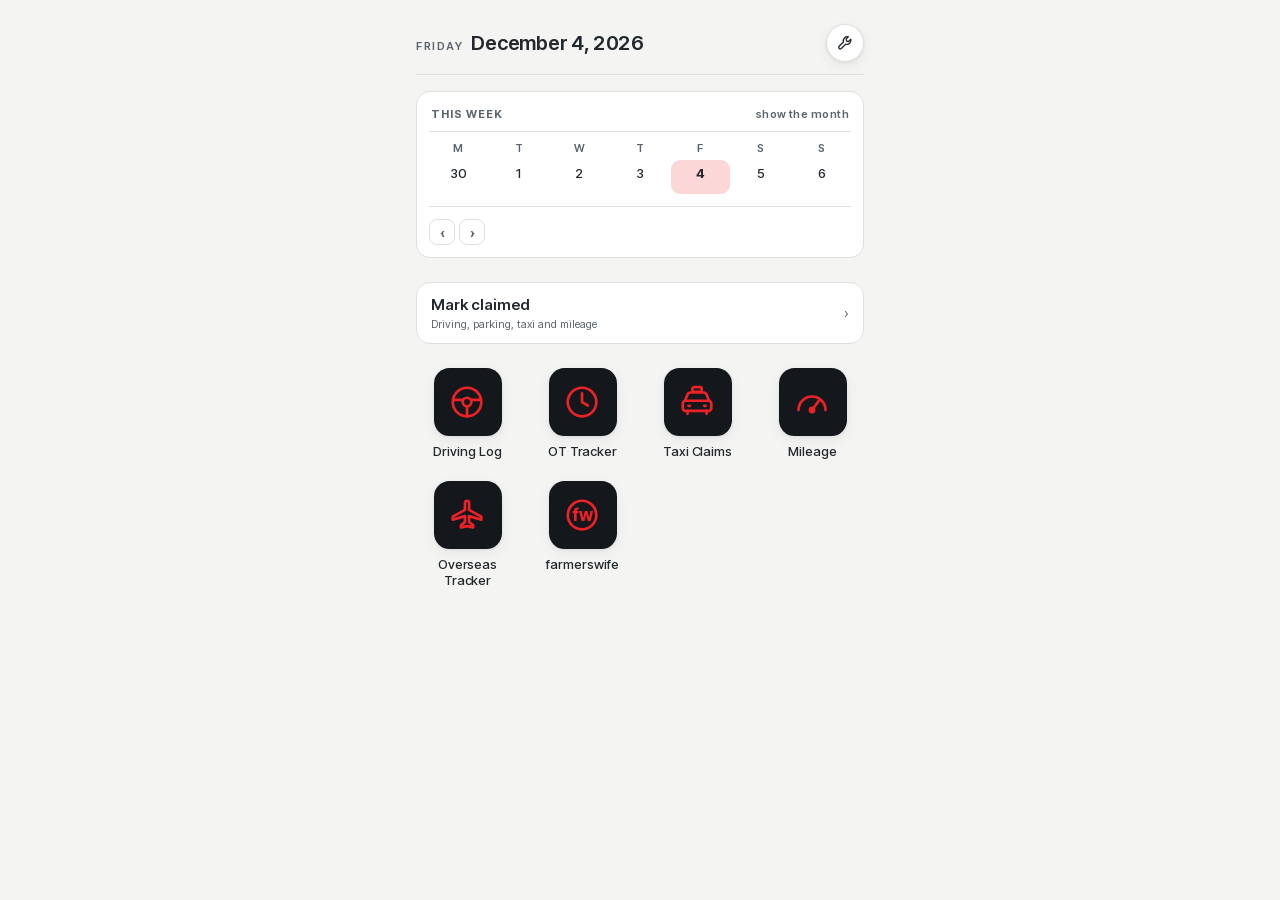
<file: index.html>
<!doctype html>
<html lang="en">
<head>
<meta charset="utf-8">
<title>CNA Integrated App</title>
<meta name="viewport" content="width=device-width, initial-scale=1, viewport-fit=cover">
<meta name="description" content="Work apps for the crew — vehicle and overtime logging, overseas OT forms.">
<meta name="theme-color" content="#171B20">
<meta name="apple-mobile-web-app-capable" content="yes">
<meta name="apple-mobile-web-app-status-bar-style" content="black-translucent">
<!-- What iPhone writes under the icon. Short on purpose: anything
     longer than about twelve characters gets cut with a dash. -->
<meta name="apple-mobile-web-app-title" content="CIA">
<link rel="manifest" href="manifest.json">
<link rel="icon" href="icon-192.png" type="image/png">
<link rel="apple-touch-icon" href="apple-touch-icon.png">
<link rel="stylesheet" href="shell.css">
</head>
<body class="cna-hub">

<div class="cna-wrap">

<div id="cna-home">

  <!-- The date and the wrench share one line. The wrench used to sit
       alone in an empty strip above it, which read as a leftover. -->
  <header class="cna-today" id="cna-today">
    <span class="cna-today-when">
      <span class="cna-today-day" id="cna-today-day"></span>
      <span class="cna-today-date" id="cna-today-date"></span>
    </span>
    <button id="cna-settings-open" class="cna-gear" type="button" aria-label="Settings">
      <svg viewBox="0 0 24 24" fill="none" stroke="currentColor" stroke-width="1.7"
           stroke-linecap="round" stroke-linejoin="round" aria-hidden="true">
        <path d="M15.6 3.6a5 5 0 0 0-6.1 6.4L3.9 15.6a2 2 0 0 0 2.8 2.8l5.6-5.6a5 5 0 0 0 6.4-6.1l-2.9 2.9-2.4-.7-.7-2.4z"/>
      </svg>
    </button>
  </header>

  <!-- Filled in from the small summary each app leaves for the home
       screen. Empty until at least one app has been opened once. -->
  <div class="cna-strip" id="cna-strip"></div>

  <!-- What each app says is still outstanding, in its own words.
       Empty, and no height at all, on a day with nothing to do. -->
  <div class="cna-todo" id="cna-todo"></div>

  <!-- The week, coloured by what each app says happened on each day.
       Empty until at least one app has been opened once. -->
  <div class="cna-cal" id="cna-cal"></div>

  <!-- Always here, so ticking off what has gone through the portal
       never depends on something showing up in Needs doing first. -->
  <button class="cna-claims-open" id="cna-claims-open" type="button">
    <span class="cna-claims-text">
      <span class="cna-claims-title">Mark claimed</span>
      <span class="cna-claims-sub">Driving, parking, taxi and mileage</span>
    </span>
    <span class="cna-todo-go" aria-hidden="true">&rsaquo;</span>
  </button>

  <nav class="cna-apps" id="cna-app-grid" aria-label="Apps">

    <a class="cna-app" href="dot/" data-app-id="dot">
      <span class="cna-app-icon cna-icon-dot" aria-hidden="true">
        <svg viewBox="0 0 24 24" fill="none" stroke="currentColor" stroke-width="1.7"
             stroke-linecap="round" stroke-linejoin="round">
          <circle cx="12" cy="12" r="9"/><circle cx="12" cy="12" r="2.7"/>
          <path d="M3.3 10.6h6M15 10.6h5.7M12 14.7V21"/>
        </svg>
      </span>
      <span class="cna-app-label">Driving Log</span>
    </a>

    <a class="cna-app" href="otlog/" data-app-id="otlog">
      <span class="cna-app-icon cna-icon-otlog" aria-hidden="true">
        <!-- a clock, drawn at the same line weight as the steering wheel
             so the whole row reads as one set -->
        <svg viewBox="0 0 24 24" fill="none" stroke="currentColor" stroke-width="1.7"
             stroke-linecap="round" stroke-linejoin="round">
          <circle cx="12" cy="12" r="9"/><path d="M12 6.6V12l3.7 2.2"/>
        </svg>
      </span>
      <span class="cna-app-label">OT Tracker</span>
    </a>

    <a class="cna-app" href="taxi/" data-app-id="taxi">
      <span class="cna-app-icon cna-icon-taxi" aria-hidden="true">
        <!-- a cab with its roof sign, drawn at the same line weight as the
             steering wheel so the whole row reads as one set -->
        <svg viewBox="0 0 24 24" fill="none" stroke="currentColor" stroke-width="1.7"
             stroke-linecap="round" stroke-linejoin="round">
          <rect x="9.1" y="2.6" width="5.8" height="2.9" rx="1"/>
          <path d="M4.4 11.2 6 7.3a2 2 0 0 1 1.9-1.3h8.2A2 2 0 0 1 18 7.3l1.6 3.9"/>
          <rect x="3" y="11.2" width="18" height="6.4" rx="1.8"/>
          <path d="M6.6 14.4h.9M16.5 14.4h.9M6 17.6v1.8M18 17.6v1.8"/>
        </svg>
      </span>
      <span class="cna-app-label">Taxi Claims</span>
    </a>

    <a class="cna-app" href="off/" data-app-id="off">
      <span class="cna-app-icon cna-icon-off" aria-hidden="true">
        <!-- a speedometer: the dial, the needle, the hub it turns on.
             Drawn at the same line weight as the steering wheel so the
             whole row reads as one set. -->
        <svg viewBox="0 0 24 24" fill="none" stroke="currentColor" stroke-width="1.7"
             stroke-linecap="round" stroke-linejoin="round">
          <path d="M3.5 17A8.5 8.5 0 0 1 20.5 17"/>
          <path d="M12 17 16.3 11.2"/>
          <circle cx="12" cy="17" r="1.3"/>
        </svg>
      </span>
      <span class="cna-app-label">Mileage</span>
    </a>

    <a class="cna-app" href="ot/" data-app-id="ot">
      <span class="cna-app-icon cna-icon-ot" aria-hidden="true">
        <!-- a plain aeroplane, drawn at the same line weight as the
             steering wheel so the two read as one set -->
        <svg viewBox="0 0 24 24" fill="none" stroke="currentColor" stroke-width="1.7"
             stroke-linecap="round" stroke-linejoin="round">
          <path d="M12 3c.8 0 1.3.8 1.3 1.8v3.9l7.7 4.3v1.9l-7.7-2.2v3.8l2.5 1.8v1.5L12 19l-3.8.8v-1.5l2.5-1.8v-3.8L3 14.9V13l7.7-4.3V4.8C10.7 3.8 11.2 3 12 3z"/>
        </svg>
      </span>
      <span class="cna-app-label">Overseas Tracker</span>
    </a>

    <!-- A shortcut out to the rostering site, not an app stored on the
         phone, so this one needs a connection. -->
    <a class="cna-app" href="https://mediacorp.cloud.farmerswife.com/mobile/index.html"
       data-app-id="fw" data-external="1" target="_blank" rel="noopener noreferrer">
      <span class="cna-app-icon cna-icon-fw" aria-hidden="true">
        <!-- farmerswife's ring-and-fw mark redrawn in the same line weight
             and colour as the other two, so the row reads as one set -->
        <svg viewBox="0 0 24 24" fill="none" stroke="currentColor" stroke-width="1.7"
             stroke-linecap="round" stroke-linejoin="round">
          <circle cx="12" cy="12" r="9"/>
          <text x="12" y="12.9" text-anchor="middle" dominant-baseline="middle"
                font-family="Inter Tight, system-ui, sans-serif" font-weight="700"
                font-size="11" fill="currentColor" stroke="none">fw</text>
        </svg>
      </span>
      <span class="cna-app-label">farmerswife</span>
    </a>

  </nav>

</div><!-- /cna-home -->


<section id="cna-settings" hidden aria-label="Settings">

  <header class="cna-header">
    <h1>Settings</h1>
    <button id="cna-settings-close" class="cna-gear" type="button" aria-label="Back to apps">
      <svg viewBox="0 0 24 24" fill="none" stroke="currentColor" stroke-width="2"
           stroke-linecap="round" stroke-linejoin="round" aria-hidden="true">
        <path d="M18 6 6 18M6 6l12 12"/>
      </svg>
    </button>
  </header>

  <h2 class="cna-section-title">Appearance</h2>
  <div class="cna-card">
    <div class="cna-seg" id="cna-theme-picker" role="group" aria-label="Appearance">
      <button type="button" data-theme="light" aria-pressed="false">Day mode</button>
      <button type="button" data-theme="dark" aria-pressed="false">Night mode</button>
      <button type="button" data-theme="auto" aria-pressed="false">Follow phone</button>
    </div>
  </div>

  <h2 class="cna-section-title">Text size</h2>
  <div class="cna-card">
    <div class="cna-seg cna-seg-4" id="cna-size-picker" role="group" aria-label="Text size">
      <button type="button" data-scale="0.9"  aria-pressed="false" style="font-size:12px">Small</button>
      <button type="button" data-scale="1"    aria-pressed="false" style="font-size:14px">Normal</button>
      <button type="button" data-scale="1.15" aria-pressed="false" style="font-size:16px">Large</button>
      <button type="button" data-scale="1.3"  aria-pressed="false" style="font-size:18px">Larger</button>
    </div>
  </div>

  <!-- The two above are settings you change, so they stay open. The three
       below are tools you use now and then, and folded away they keep the
       page to one screen — each still says its state on the closed row,
       which is more than an open panel was telling you. -->

  <!-- Ticked activities are written into a calendar file the phone hands
       to its own Calendar app. Built from the same summaries the home
       screen already reads, so no app has to be touched to feed it. -->
  <details class="cna-fold">
    <summary>
      <span class="cna-fold-title">Add to Calendar</span>
      <span class="cna-fold-meta" id="cna-cal-meta"></span>
      <span class="cna-fold-chev" aria-hidden="true"></span>
    </summary>
    <div class="cna-fold-body">
      <div id="cna-cal-picks" class="cna-checks"></div>
      <button id="cna-cal-send" class="cna-btn" type="button">Add to Calendar</button>
      <p id="cna-cal-note" class="cna-note" hidden></p>
      <!-- Filled in only when the phone will not hand the file over by
           itself, so there is always something real to tap. -->
      <div id="cna-cal-fallback" hidden></div>
    </div>
  </details>

  <!-- Backup lives here now rather than four times over inside the apps.
       This page does not read any app's storage: it asks each one for a
       finished file and never opens it. -->
  <details class="cna-fold" id="cna-fold-backup">
    <summary>
      <span class="cna-fold-title">Backup</span>
      <span class="cna-fold-meta" id="cna-backup-age"></span>
      <span class="cna-fold-chev" aria-hidden="true"></span>
    </summary>
    <div class="cna-fold-body">
      <div id="cna-backup-list" class="cna-checks"></div>
      <label class="cna-check cna-check-plain">
        <input type="checkbox" id="cna-backup-full" checked>
        <span>Include receipt photos</span>
      </label>
      <div class="cna-btn-row">
        <button id="cna-backup-all" class="cna-btn" type="button">Back up ticked</button>
        <button id="cna-restore" class="cna-btn" type="button">Restore</button>
      </div>
      <p id="cna-backup-note" class="cna-note" hidden></p>
      <div id="cna-backup-files" hidden></div>
      <input type="file" id="cna-restore-file" accept=".json,application/json" hidden>
      <p class="cna-hint">Save to <strong>iCloud Drive</strong>, not On My iPhone &mdash; then a lost phone doesn't take the backup with it.</p>
    </div>
  </details>

  <!-- Overseas Tracker keeps one draft at a time and starting a new one
       wipes it. These are the container's own copies, so a form can be
       handed back even after that app has let go of it. -->
  <details class="cna-fold" id="cna-fold-otkeep" hidden>
    <summary>
      <span class="cna-fold-title">Overseas forms</span>
      <span class="cna-fold-meta" id="cna-otkeep-meta"></span>
      <span class="cna-fold-chev" aria-hidden="true"></span>
    </summary>
    <div class="cna-fold-body">
      <div id="cna-otkeep-list"></div>
      <div id="cna-otkeep-files" hidden></div>
      <p class="cna-hint">Open Overseas Tracker and press <strong>Load Project</strong> to put one back.</p>
    </div>
  </details>

  <details class="cna-fold">
    <summary>
      <span class="cna-fold-title">App updates</span>
      <span class="cna-fold-meta" id="cna-updates-meta"></span>
      <span class="cna-fold-chev" aria-hidden="true"></span>
    </summary>
    <div class="cna-fold-body">
      <!-- The container itself first, then the apps it holds. It updates by
           a different route from theirs, so it is drawn separately. -->
      <div id="cna-shell-row" class="cna-update-list"></div>
      <div id="cna-update-list" class="cna-update-list"></div>
      <div class="cna-btn-row">
        <button id="cna-check-updates" class="cna-btn" type="button">Check for updates</button>
        <button id="cna-whats-new" class="cna-btn" type="button">What's new</button>
      </div>
    </div>
  </details>

</section>

<!-- The small window. Empty until something opens it. -->
<div id="cna-modal" class="cna-modal" hidden role="dialog" aria-modal="true" aria-labelledby="cna-modal-title">
  <div class="cna-sheet" tabindex="-1">
    <header class="cna-sheet-head">
      <h2 id="cna-modal-title">What&rsquo;s new</h2>
      <button id="cna-modal-close" class="cna-gear" type="button" aria-label="Close">
        <svg viewBox="0 0 24 24" fill="none" stroke="currentColor" stroke-width="2"
             stroke-linecap="round" stroke-linejoin="round" aria-hidden="true">
          <path d="M18 6 6 18M6 6l12 12"/>
        </svg>
      </button>
    </header>
    <div id="cna-modal-body" class="cna-sheet-body"></div>
  </div>
</div>

</div>

<!-- Each app is opened out of sight only long enough to answer. Nothing
     is shown, and they are taken down again when the answer arrives. -->
<div id="cna-askers" aria-hidden="true"></div>

<script src="shell.js"></script>
</body>
</html>
</file>
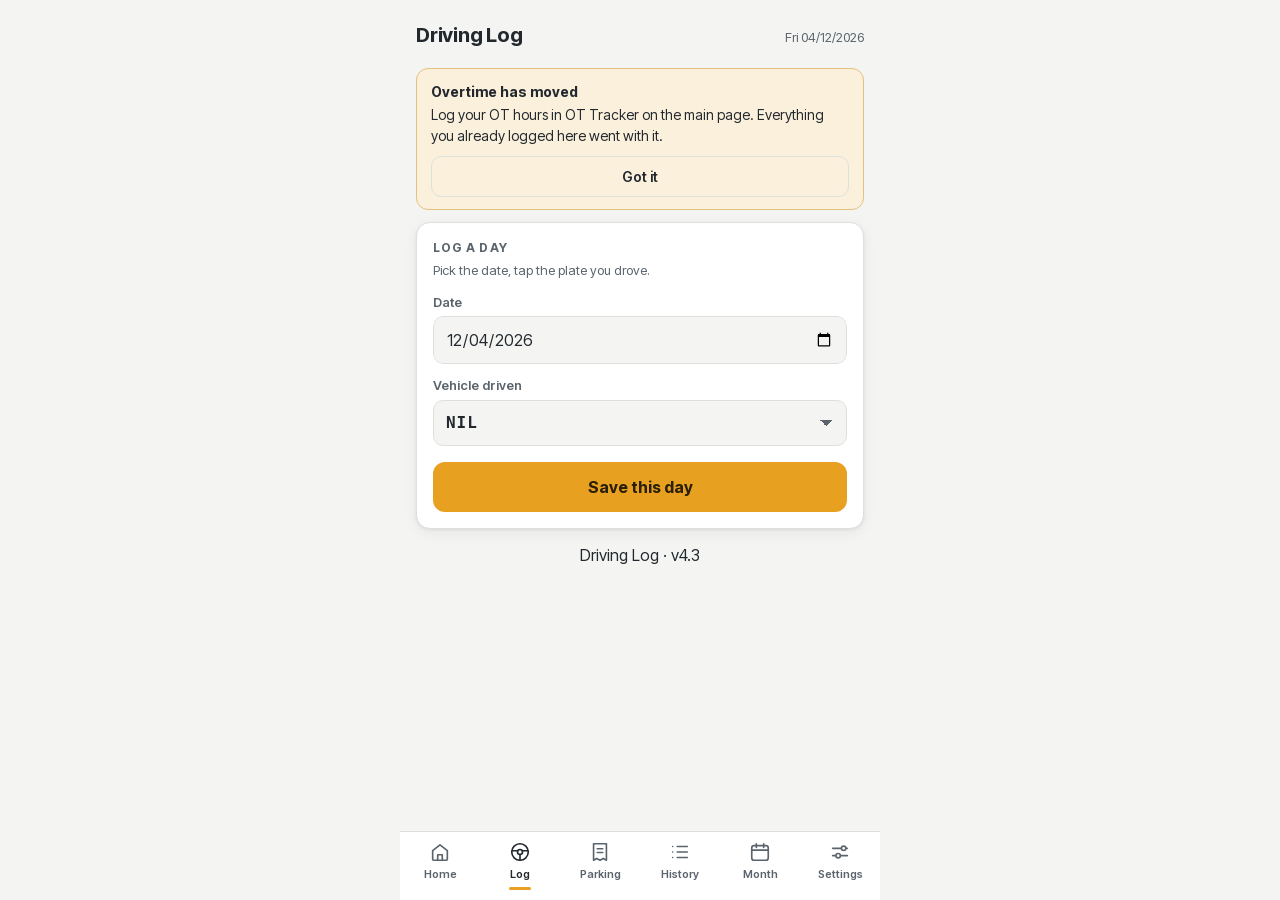
<file: dot/index.html>
<!doctype html>
<html lang="en">
<head>
<meta charset="utf-8">
<script>
/* applied before first paint so switching Appearance never flashes the
   wrong theme for a frame on the next load */
(function () {
  try {
    var raw = localStorage.getItem("driveotlog.v1");
    var t = raw && JSON.parse(raw).settings && JSON.parse(raw).settings.theme;
    if (t === "light" || t === "dark") document.documentElement.setAttribute("data-theme", t);
  } catch (e) {}
})();
</script>
<title>Driving Log</title>
<meta name="viewport" content="width=device-width, initial-scale=1, viewport-fit=cover">
<meta name="description" content="Log which company vehicle you drove, plus taxi and parking receipts, then export monthly claims — works fully offline, no account needed.">

<!-- PWA: installable, works offline. The container owns the one install
     identity for every app here, so this points at its manifest. -->
<link rel="manifest" href="../manifest.json">
<link rel="icon" href="favicon-32.png" type="image/png">
<link rel="apple-touch-icon" href="apple-touch-icon.png">
<link rel="stylesheet" href="../shell.css">
<meta name="theme-color" content="#171B20">
<meta name="apple-mobile-web-app-capable" content="yes">
<meta name="apple-mobile-web-app-status-bar-style" content="black-translucent">
<meta name="apple-mobile-web-app-title" content="Driving Log">

<style>
  :root {
    --paper: #F4F5F2;
    --card: #FFFFFF;
    --ink: #22282E;
    --ink-soft: #5B646D;
    --line: #DDE1DC;
    --accent: #E8A020;      /* road-sign amber, the yellow of its driving days */
    --accent-ink: #2A2008;
    --good: #3E9B6B;
    --good-soft: #E3F1E9;
    --danger: #C9553D;
    --plate-bg: #22282E;    /* license-plate chip */
    --plate-ink: #F5F6F4;
    --tab-bg: #FFFFFF;
    --shadow: 0 1px 3px rgba(30,36,42,.08), 0 4px 14px rgba(30,36,42,.06);
  }
  @media (prefers-color-scheme: dark) {
    :root {
      --paper: #171B20;
      --card: #21262D;
      --ink: #E9ECEE;
      --ink-soft: #9AA4AD;
      --line: #333B44;
      --accent: #EFAF35;
      --accent-ink: #241C06;
      --good: #52B983;
      --good-soft: #22352B;
      --danger: #E07A63;
      --plate-bg: #F0F1EE;
      --plate-ink: #22282E;
      --tab-bg: #21262D;
      --shadow: 0 1px 3px rgba(0,0,0,.35), 0 4px 14px rgba(0,0,0,.25);
    }
  }
  :root[data-theme="light"] {
    --paper: #F4F5F2; --card: #FFFFFF; --ink: #22282E; --ink-soft: #5B646D;
    --line: #DDE1DC; --accent: #E8A020; --accent-ink: #2A2008;
    --good: #3E9B6B; --good-soft: #E3F1E9; --danger: #C9553D;
    --plate-bg: #22282E; --plate-ink: #F5F6F4; --tab-bg: #FFFFFF;
    --shadow: 0 1px 3px rgba(30,36,42,.08), 0 4px 14px rgba(30,36,42,.06);
  }
  :root[data-theme="dark"] {
    --paper: #171B20; --card: #21262D; --ink: #E9ECEE; --ink-soft: #9AA4AD;
    --line: #333B44; --accent: #EFAF35; --accent-ink: #241C06;
    --good: #52B983; --good-soft: #22352B; --danger: #E07A63;
    --plate-bg: #F0F1EE; --plate-ink: #22282E; --tab-bg: #21262D;
    --shadow: 0 1px 3px rgba(0,0,0,.35), 0 4px 14px rgba(0,0,0,.25);
  }


  /* ---- Parking wears blue, the rest of the app stays yellow ----
     Set on body rather than :root so it inherits the theme above it and
     only has to say what differs. Every theme needs its own pair: the
     button label has to stay readable on whichever blue is showing. */
  body[data-tab="screen-taxi"] { --accent: #2E6FBF; --accent-ink: #FFFFFF; }
  @media (prefers-color-scheme: dark) {
    :root:not([data-theme="light"]) body[data-tab="screen-taxi"] {
      --accent: #5A9BE8; --accent-ink: #0B1A2B;
    }
  }
  :root[data-theme="light"] body[data-tab="screen-taxi"] { --accent: #2E6FBF; --accent-ink: #FFFFFF; }
  :root[data-theme="dark"]  body[data-tab="screen-taxi"] { --accent: #5A9BE8; --accent-ink: #0B1A2B; }

  * { box-sizing: border-box; }
  html, body { margin: 0; padding: 0; }
  body {
    background: var(--paper);
    color: var(--ink);
    /* Inter Tight comes from the container's stylesheet, which is served
       from this site rather than fetched from Google. The phone's own font
       stays behind it, so nothing is blank if the file has not arrived. */
    font: 16px/1.5 "Inter Tight", -apple-system, "SF Pro Text", "Segoe UI", Roboto, system-ui, sans-serif;
    min-height: 100vh;
  }
  .app {
    max-width: 480px;
    margin: 0 auto;
    /* installed as a standalone app (viewport-fit=cover), the page draws
       under the phone's status bar/notch — clear it with the top safe area.
       In a normal browser tab that inset is 0, so this is a no-op there. */
    padding: calc(20px + env(safe-area-inset-top)) 16px calc(84px + env(safe-area-inset-bottom));
  }
  header.top {
    display: flex; align-items: baseline; justify-content: space-between;
    margin-bottom: 18px;
  }
  header.top h1 {
    font-size: 20px; font-weight: 800; letter-spacing: -0.01em; margin: 0;
  }
  header.top .date-line { font-size: 13px; color: var(--ink-soft); }

  .card {
    background: var(--card);
    border: 1px solid var(--line);
    border-radius: 14px;
    box-shadow: var(--shadow);
    padding: 16px;
    margin-bottom: 14px;
  }
  .card h2 {
    margin: 0 0 4px;
    font-size: 12px; font-weight: 700;
    text-transform: uppercase; letter-spacing: 0.09em;
    color: var(--ink-soft);
  }
  .card .hint { font-size: 13px; color: var(--ink-soft); margin: 0 0 12px; }

  /* ---- plate select + recent chips ---- */
  select#plate-select, select#rcpt-plate {
    font-family: ui-monospace, "SF Mono", Menlo, Consolas, monospace;
    font-weight: 700; letter-spacing: 0.06em;
    appearance: none; -webkit-appearance: none;
    background-image: linear-gradient(45deg, transparent 50%, var(--ink-soft) 50%),
                      linear-gradient(135deg, var(--ink-soft) 50%, transparent 50%);
    background-position: calc(100% - 20px) 50%, calc(100% - 14px) 50%;
    background-size: 6px 6px;
    background-repeat: no-repeat;
    padding-right: 38px;
  }
  .plate-row { display: flex; align-items: center; gap: 10px; }
  .plate-static {
    font-family: ui-monospace, "SF Mono", Menlo, Consolas, monospace;
    font-weight: 700; letter-spacing: 0.08em; text-transform: uppercase;
    background: var(--plate-bg); color: var(--plate-ink);
    border-radius: 6px; padding: 4px 10px; font-size: 14px;
    display: inline-block;
  }

  /* ---- day-type segmented control ---- */
  .seg { display: flex; gap: 8px; flex-wrap: wrap; }
  .seg button {
    flex: 1 1 30%;
    font: inherit; font-size: 13px; font-weight: 600;
    color: var(--ink-soft);
    background: var(--paper);
    border: 1.5px solid var(--line);
    border-radius: 10px;
    padding: 9px 6px;
    cursor: pointer;
    -webkit-tap-highlight-color: transparent;
  }
  .seg button.on {
    color: var(--ink);
    border-color: var(--accent);
    background: color-mix(in srgb, var(--accent) 14%, var(--card));
  }
  .seg button small { display: block; font-weight: 400; font-size: 11px; color: var(--ink-soft); }
  /* three fixed labels that must each sit on one line at 375px */
  #theme-picker button { font-size: 12px; padding: 10px 2px; }
  /* month pickers sit directly under their card heading */
  #history-month, #taxi-month { margin: 8px 0 10px; font-weight: 600; }

  /* ---- inputs ---- */
  label.field { display: block; font-size: 13px; font-weight: 600; color: var(--ink-soft); margin: 12px 0 4px; }
  input[type="date"], input[type="month"], input[type="number"], input[type="text"], textarea, select {
    width: 100%;
    max-width: 100%;
    box-sizing: border-box;
    font: inherit; color: var(--ink);
    background: var(--paper);
    border: 1px solid var(--line);
    border-radius: 10px;
    padding: 10px 12px;
  }
  textarea { resize: vertical; min-height: 80px; }
  input:focus-visible, button:focus-visible, select:focus-visible, textarea:focus-visible { outline: 2px solid var(--accent); outline-offset: 2px; }

  /* iOS Safari's native date/month pickers can render wider than the box
     they're given (a known platform quirk, independent of our own CSS —
     it affects both type=date and type=month here) and will visually
     protrude past the card instead of shrinking to fit. A colored custom
     icon was tried here twice and broke differently on two real phones
     (invisible on Android, this overflow on iOS), so that's been dropped
     in favor of the plain native icon. This wrapper is the actual fix:
     it clips anything the OS renders wider than 100% back down to the
     card's width, so the control can never spill past its container. */
  .field-clip { overflow: hidden; border-radius: 10px; }

  .row2 { display: flex; gap: 10px; }
  .row2 > div { flex: 1; }

  .formula-box {
    background: var(--paper);
    border: 1px dashed var(--line);
    border-radius: 10px;
    padding: 10px 12px;
    margin-top: 10px;
  }
  .formula-text {
    font-family: ui-monospace, "SF Mono", Menlo, Consolas, monospace;
    font-size: 13px; font-weight: 600; color: var(--ink);
    margin: 0;
  }

  button.primary {
    width: 100%;
    margin-top: 16px;
    font: inherit; font-weight: 700; font-size: 16px;
    background: var(--accent); color: var(--accent-ink);
    border: none; border-radius: 12px;
    padding: 13px;
    cursor: pointer;
  }
  button.primary:active { filter: brightness(0.95); }
  button.secondary {
    font: inherit; font-weight: 600; font-size: 14px;
    background: transparent; color: var(--ink);
    border: 1px solid var(--line); border-radius: 10px;
    padding: 9px 14px; cursor: pointer;
  }
  button.secondary.danger { color: var(--danger); border-color: var(--danger); }
  button.secondary.accent { background: var(--accent); color: var(--accent-ink); border-color: var(--accent); }
  button.danger-link {
    font: inherit; font-size: 13px; font-weight: 600;
    background: none; border: none; color: var(--danger);
    cursor: pointer; padding: 8px 4px; min-height: 32px;
  }
  .btn-row { display: flex; gap: 10px; margin-top: 12px; }
  .btn-row button { flex: 1; }

  .status-banner {
    display: flex; align-items: center; gap: 10px;
    background: var(--good-soft); color: var(--good);
    border-radius: 10px; padding: 10px 12px;
    font-size: 14px; font-weight: 600;
    margin-bottom: 12px;
  }
  .dot { width: 9px; height: 9px; border-radius: 50%; background: var(--good); flex: none; }

  .claim-banner {
    background: color-mix(in srgb, var(--accent) 16%, var(--card));
    border: 1px solid color-mix(in srgb, var(--accent) 50%, var(--line));
    border-radius: 12px;
    padding: 12px 14px;
    margin-bottom: 12px;
    font-size: 14px;
  }
  .claim-banner strong { display: block; margin-bottom: 2px; }
  .claim-banner .btn-row { margin-top: 10px; }

  /* ---- history / lists ---- */
  .entry {
    display: flex; align-items: center; justify-content: space-between; gap: 8px;
    padding: 12px 2px;
    border-bottom: 1px solid var(--line);
  }
  .entry:last-child { border-bottom: none; }
  .entry .when { font-size: 14px; font-weight: 600; }
  .entry .when small { display: block; font-weight: 400; color: var(--ink-soft); }
  .entry .what { display: flex; align-items: center; gap: 8px; flex-wrap: wrap; justify-content: flex-end; }
  /* Edit + Delete always travel together, with more breathing room between
     them than the rest of the row — keeps them from wrapping apart from
     each other and reduces mis-taps between a safe and a destructive action */
  .entry .actions { display: flex; gap: 18px; white-space: nowrap; flex: 0 0 auto; }
  /* History rows: date + plate + actions on one line, everything else on a
     full-width line beneath. Squeezing the day and OT into a ~100px column
     beside the plate made them wrap, so rows with OT stood 36px taller than
     rows without and the list looked ragged. Separate class from .entry
     because Settings' vehicle list still wants the plain flex row. */
  .dayrow { padding: 11px 2px; border-bottom: 1px solid var(--line); }
  .dayrow:last-child { border-bottom: none; }
  .dayrow-top { display: flex; align-items: center; justify-content: space-between; gap: 8px; }
  .dayrow .when { font-size: 14px; font-weight: 600; }
  .dayrow .what { display: flex; align-items: center; gap: 10px; flex: 0 0 auto; }
  .dayrow .actions { display: flex; gap: 18px; white-space: nowrap; }
  .dayrow-sub { font-size: 12px; color: var(--ink-soft); margin-top: 3px; }

  .ot-pill {
    font-size: 12px; font-weight: 700;
    background: color-mix(in srgb, var(--accent) 18%, transparent);
    color: var(--ink);
    border-radius: 999px; padding: 3px 10px;
    font-variant-numeric: tabular-nums;
  }

  /* ---- month summary ---- */
  .stat-row { display: flex; gap: 10px; margin: 12px 0 0; }
  .stat {
    flex: 1; background: var(--paper); border: 1px solid var(--line);
    border-radius: 10px; padding: 10px 12px;
  }
  .stat .n { font-size: 21px; font-weight: 800; font-variant-numeric: tabular-nums; }
  .stat .l { font-size: 11px; font-weight: 600; text-transform: uppercase; letter-spacing: 0.07em; color: var(--ink-soft); }

  .tbl-wrap { overflow-x: auto; margin-top: 8px; }
  table { border-collapse: collapse; width: 100%; font-size: 14px; }
  th {
    text-align: left; font-size: 11px; text-transform: uppercase; letter-spacing: 0.07em;
    color: var(--ink-soft); padding: 6px 8px; border-bottom: 1px solid var(--line);
  }
  td { padding: 8px; border-bottom: 1px solid var(--line); font-variant-numeric: tabular-nums; }
  tr:last-child td { border-bottom: none; }
  td.num { text-align: right; }
  th.num { text-align: right; }
  .totals-line { margin-top: 10px; font-size: 14px; }

  .empty { color: var(--ink-soft); font-size: 14px; text-align: center; padding: 18px 0; }

  /* ---- collapsible settings sections ----
     Settings had grown to six tall stacked cards, so the screen read as one
     long wall with the 22-plate vehicle list in the middle of it. Native
     <details> keeps each one to a single tidy row until it's actually
     needed — and stays keyboard-operable without any JS of ours. */
  details.sec { padding: 0; }
  details.sec > summary {
    list-style: none;
    display: flex; align-items: center; gap: 10px;
    padding: 15px 16px;
    cursor: pointer;
    -webkit-tap-highlight-color: transparent;
  }
  details.sec > summary::-webkit-details-marker { display: none; }
  details.sec > summary:focus-visible { outline: 2px solid var(--accent); outline-offset: -2px; border-radius: 14px; }
  .sec-title {
    flex: 1;
    font-size: 12px; font-weight: 700;
    text-transform: uppercase; letter-spacing: 0.09em;
    color: var(--ink);
  }
  .sec-meta { font-size: 12px; color: var(--ink-soft); font-variant-numeric: tabular-nums; }
  .chev {
    flex: none; width: 8px; height: 8px; margin: -3px 2px 0 0;
    border-right: 2px solid var(--ink-soft); border-bottom: 2px solid var(--ink-soft);
    transform: rotate(45deg);
    transition: transform .15s ease;
  }
  details.sec[open] > summary .chev { transform: rotate(-135deg); margin-top: 3px; }
  @media (prefers-reduced-motion: reduce) { .chev { transition: none; } }
  .sec-body { padding: 0 16px 16px; }
  .sec-body > .field:first-child { margin-top: 0; }

  /* ---- taxi / ride claims ---- */
  .photo-add {
    width: 100%;
    display: flex; align-items: center; justify-content: center; gap: 8px;
    background: var(--paper);
    border: 1.5px dashed var(--line);
    border-radius: 12px;
    padding: 20px 12px;
    font: inherit; font-size: 14px; font-weight: 600;
    color: var(--ink-soft);
    cursor: pointer;
    -webkit-tap-highlight-color: transparent;
  }
  .photo-prev { display: flex; gap: 12px; align-items: flex-start; }
  .photo-prev img {
    width: 74px; height: 94px; object-fit: cover;
    border-radius: 10px; border: 1px solid var(--line);
    background: var(--paper); cursor: zoom-in; flex: none;
  }
  .photo-prev .btn-row { margin-top: 0; flex-direction: column; }

  .ride-month {
    font-size: 11px; font-weight: 700;
    text-transform: uppercase; letter-spacing: 0.07em;
    color: var(--ink-soft);
    padding: 14px 2px 4px;
    border-bottom: 1px solid var(--line);
  }
  .ride-month:first-child { padding-top: 4px; }
  .ride { display: flex; gap: 12px; padding: 12px 2px; border-bottom: 1px solid var(--line); }
  .ride:last-child { border-bottom: none; }
  .ride-thumb {
    width: 44px; height: 56px; flex: none;
    border-radius: 8px; border: 1px solid var(--line);
    object-fit: cover; background: var(--paper); cursor: zoom-in;
  }
  .ride-thumb.none {
    display: flex; align-items: center; justify-content: center;
    font-size: 11px; font-weight: 600; color: var(--ink-soft);
    cursor: default; text-align: center; line-height: 1.2;
  }
  .ride-main { flex: 1; min-width: 0; }
  .ride-top { display: flex; align-items: flex-start; justify-content: space-between; gap: 8px; }
  .ride-amt { font-size: 16px; font-weight: 700; font-variant-numeric: tabular-nums; }
  .ride-sub {
    font-size: 12px; color: var(--ink-soft);
    overflow: hidden; text-overflow: ellipsis; white-space: nowrap;
  }
  .ride-acts { display: flex; gap: 16px; margin-top: 6px; }
  .ride-acts button { padding: 2px 0; min-height: 0; font-size: 12px; }
  .tag {
    flex: none;
    font: inherit; font-size: 10px; font-weight: 700;
    text-transform: uppercase; letter-spacing: 0.06em;
    border: none; border-radius: 999px; padding: 4px 9px;
    cursor: pointer; -webkit-tap-highlight-color: transparent;
  }
  .tag.done { background: var(--good-soft); color: var(--good); }
  .tag.todo { background: color-mix(in srgb, var(--accent) 20%, transparent); color: var(--ink); }

  /* ---- tabs ---- */
  nav.tabs {
    position: fixed; bottom: 0; left: 0; right: 0;
    background: var(--tab-bg);
    border-top: 1px solid var(--line);
    display: flex;
    max-width: 480px; margin: 0 auto;
    padding-bottom: env(safe-area-inset-bottom);
  }
  nav.tabs button {
    flex: 1;
    font: inherit; font-size: 11px; font-weight: 600;
    background: none; border: none;
    color: var(--ink-soft);
    padding: 9px 0 10px;
    cursor: pointer;
    display: flex; flex-direction: column; align-items: center; gap: 3px;
  }
  nav.tabs button.active { color: var(--ink); }
  /* line icons rather than emoji: emoji render at different weights, colours
     and baselines on every platform, so the bar never looked like one set */
  nav.tabs button svg { width: 22px; height: 22px; display: block; }
  nav.tabs button.active .ico-bar { background: var(--accent); }
  .ico-bar { width: 22px; height: 3px; border-radius: 2px; background: transparent; margin-top: 2px; }
  /* Home rides in the same row as the tabs but leaves the app instead of
     switching screens, so it is a link and carries its own copy of the tab
     styling. It never lights up — you are never "on" Home while you are in
     here. The empty bar keeps its label sitting on the same line as the
     others. */
  nav.tabs a.tab-home {
    flex: 1;
    font: inherit; font-size: 11px; font-weight: 600;
    color: var(--ink-soft);
    padding: 9px 0 10px;
    display: flex; flex-direction: column; align-items: center; gap: 3px;
    text-decoration: none;
    -webkit-tap-highlight-color: transparent;
  }
  nav.tabs a.tab-home svg { width: 22px; height: 22px; display: block; }
  nav.tabs a.tab-home:active { opacity: .6; }
  nav.tabs a.tab-home:focus-visible { outline: 2px solid var(--accent); outline-offset: -2px; }
  /* A 320px phone splits six tabs into 53px each, which the word "Settings"
     fills to the pixel. Drop the label a notch there so nothing sits on the
     screen edge. */
  @media (max-width: 359px) {
    nav.tabs button, nav.tabs a.tab-home { font-size: 10px; }
  }

  .screen { display: none; }
  .screen.active { display: block; }

  .toast {
    position: fixed; left: 50%; transform: translateX(-50%);
    bottom: calc(76px + env(safe-area-inset-bottom));
    background: var(--ink); color: var(--paper);
    font-size: 14px; font-weight: 600;
    border-radius: 999px; padding: 9px 18px;
    opacity: 0; pointer-events: none;
    transition: opacity .25s;
    max-width: 90vw; text-align: center;
    z-index: 10;
  }
  .toast.show { opacity: 1; }
  @media (prefers-reduced-motion: reduce) { .toast { transition: none; } }

  /* ---- export modal ---- */
  .overlay {
    position: fixed; inset: 0;
    background: rgba(0,0,0,.5);
    display: flex; align-items: center; justify-content: center;
    padding: 20px;
    z-index: 20;
  }
  .overlay[hidden] { display: none; }
  .modal {
    background: var(--card);
    border: 1px solid var(--line);
    border-radius: 16px;
    box-shadow: var(--shadow);
    width: 100%; max-width: 420px;
    max-height: 85vh; overflow-y: auto;
    padding: 18px;
  }
  .modal h3 { margin: 0 0 10px; font-size: 16px; }
  .modal textarea {
    width: 100%;
    font: 13px/1.5 ui-monospace, "SF Mono", Menlo, Consolas, monospace;
    color: var(--ink);
    background: var(--paper);
    border: 1px solid var(--line);
    border-radius: 10px;
    padding: 10px;
    resize: none;
  }
  .modal .hint { font-size: 12px; color: var(--ink-soft); margin: 8px 0 0; }
  .modal img#modal-img {
    width: 100%; height: auto; display: block;
    border-radius: 10px; border: 1px solid var(--line);
    background: var(--paper);
  }
</style>
</head>
<body>

<div class="app">
  <header class="top">
    <h1 id="app-title">Driving Log</h1>
    <span class="date-line" id="today-line"></span>
  </header>

  <!-- ============ TODAY ============ -->
  <section class="screen active" id="screen-log">
    <div id="ot-moved-note"></div>
    <div id="claim-reminder"></div>
    <div id="today-status"></div>

    <div class="card">
      <h2>Log a day</h2>
      <p class="hint">Pick the date, tap the plate you drove.</p>

      <label class="field" for="log-date">Date</label>
      <div class="field-clip"><input type="date" id="log-date" max="2100-12-31"></div>

      <label class="field" for="plate-select">Vehicle driven</label>
      <select id="plate-select"></select>

      <button class="primary" id="save-entry">Save this day</button>
    </div>
    <!-- version sits here too, not only in Settings: asking a colleague
         what they're running should take one screenshot of the main screen -->
    <p class="hint" style="text-align:center; margin: 2px 0 0;">Driving Log · v4.3</p>
  </section>

  <!-- ============ TAXI ============ -->
  <section class="screen" id="screen-taxi">
    <div id="taxi-moved-note"></div>

    <div class="card">
      <h2 id="taxi-form-title">Log a ride</h2>
      <p class="hint" id="taxi-form-hint">Grab or taxi trips you paid for yourself. Save the receipt here, then upload it to the company portal and mark it claimed.</p>

      <label class="field" for="taxi-date">Date</label>
      <div class="field-clip"><input type="date" id="taxi-date" max="2100-12-31"></div>

      <div class="row2">
        <div>
          <label class="field" for="taxi-amount">Amount ($)</label>
          <input type="number" id="taxi-amount" min="0" step="0.01" inputmode="decimal" placeholder="12.40">
        </div>
        <div>
          <label class="field" for="taxi-receipt"><span id="lbl-receipt">Receipt no.</span></label>
          <input type="text" id="taxi-receipt" placeholder="A-3F92KQ" autocapitalize="characters">
        </div>
      </div>

      <div id="parking-vehicle" style="display:none;">
        <label class="field" for="rcpt-plate">Vehicle parked</label>
        <select id="rcpt-plate"></select>
      </div>

      <label class="field" for="taxi-note"><span id="lbl-note">Trip</span> <span style="font-weight:400">(optional)</span></label>
      <input type="text" id="taxi-note" placeholder="e.g. Caldecott to Punggol shoot">

      <label class="field">Receipt screenshot</label>
      <div id="taxi-photo-slot"></div>
      <input type="file" id="taxi-file" accept="image/*" style="display:none">

      <button class="primary" id="save-taxi">Save ride</button>
      <button class="secondary" id="cancel-taxi" style="width:100%; margin-top:8px; display:none;">Cancel edit</button>
    </div>

    <div class="card">
      <h2>Logged parking</h2>
      <p class="hint" id="taxi-summary"></p>
      <select id="taxi-month" aria-label="Parking to show"></select>
      <div id="taxi-list"></div>
    </div>
  </section>

  <!-- ============ HISTORY ============ -->
  <section class="screen" id="screen-history">
    <div class="card">
      <h2>Days logged</h2>
      <select id="history-month" aria-label="Month to show"></select>
      <p class="hint" id="history-summary"></p>
      <div id="history-list"></div>
    </div>
  </section>

  <!-- ============ MONTH ============ -->
  <section class="screen" id="screen-month">
    <div class="card">
      <h2>Month summary</h2>
      <label class="field" for="month-pick">Month</label>
      <div class="field-clip"><input type="month" id="month-pick" max="2100-12"></div>
      <div class="stat-row">
        <div class="stat"><div class="n" id="stat-days">0</div><div class="l">Days driven</div></div>
        <div class="stat"><div class="n" id="stat-allow">$0</div><div class="l">Driving allowance</div></div>
      </div>
    </div>

    <div class="card">
      <h2>Vehicle claims</h2>
      <p class="hint">Exactly what you key into the company system: date, plate, and the $ per-day driving allowance.</p>
      <div class="tbl-wrap"><table id="claims-table"></table></div>
      <div class="totals-line" id="claims-total"></div>
      <label class="field" for="range-months">Export range (for claims done every few months)</label>
      <select id="range-months">
        <option value="1">This month only</option>
        <option value="2">Last 2 months</option>
        <option value="3">Last 3 months</option>
        <option value="6">Last 6 months</option>
      </select>
      <div class="btn-row">
        <button class="secondary" id="copy-claims">Copy list</button>
        <button class="secondary" id="pdf-claims">Download PDF</button>
      </div>
    </div>

    <div class="card">
      <h2>Parking claims</h2>
      <p class="hint">Parking logged this month. The screenshots stay on the Parking tab — upload those to the portal yourself. Taxi fares are in Taxi Claims now.</p>
      <div class="tbl-wrap"><table id="taxi-table"></table></div>
      <div class="totals-line" id="taxi-month-total"></div>
      <div class="btn-row"><button class="secondary" id="copy-taxi">Copy list</button></div>
    </div>
  </section>

  <!-- ============ SETTINGS ============ -->
  <section class="screen" id="screen-settings">
    <details class="card sec" id="sec-vehicles">
      <summary>
        <span class="sec-title">My vehicles</span>
        <span class="sec-meta" id="veh-count"></span>
        <span class="chev"></span>
      </summary>
      <div class="sec-body">
        <p class="hint">Plates you rotate between. They appear in the Vehicle driven dropdown on the Log screen, with your most recently driven plate listed first.</p>
        <div id="vehicle-list"></div>
        <div class="row2" style="margin-top:12px;">
          <div><input type="text" id="new-plate" placeholder="e.g. SKV 1234 A" autocapitalize="characters"></div>
        </div>
        <button class="primary" id="add-plate">Add vehicle</button>
      </div>
    </details>

    <details class="card sec">
      <summary>
        <span class="sec-title">Pay rules</span>
        <span class="sec-meta" id="pay-meta"></span>
        <span class="chev"></span>
      </summary>
      <div class="sec-body">
      <label class="field" for="allowance">Driving allowance per day ($)</label>
      <input type="number" id="allowance" min="0" step="0.5" value="14" inputmode="decimal">
      <button class="primary" id="save-settings">Save pay rules</button>
      </div>
    </details>

    <!-- Appearance moved to the container's Settings page, where one
         switch covers every app. The JS that used to paint this control
         queries for it and finds nothing, which is harmless. -->

    <details class="card sec">
      <summary>
        <span class="sec-title">Month-end reminder</span>
        <span class="sec-meta" id="notif-meta"></span>
        <span class="chev"></span>
      </summary>
      <div class="sec-body">
        <p class="hint">When a month ends, the Log screen shows a banner that the month's claim PDF is ready until you dismiss it. Turn on notifications to also get a pop-up when you open the app.</p>
        <button class="secondary" id="enable-notif" style="width:100%">Turn on notifications</button>
      </div>
    </details>

    <!-- Backing up moved to the main page, where one press covers every
         app at once. What this app uses is still its own business, so it
         stays here. -->
    <details class="card sec" id="sec-storage">
      <summary>
        <span class="sec-title">Storage</span>
        <span class="sec-meta" id="storage-meta"></span>
        <span class="chev"></span>
      </summary>
      <div class="sec-body">
        <p class="hint" id="backup-age" style="font-weight:600;color:var(--ink)"></p>
        <div class="formula-box" id="storage-box">
          <p class="hint" style="margin:0" id="storage-detail"></p>
        </div>
        <p class="hint">Back up from Settings on the main page — one press covers this app and every other one.</p>
      </div>
    </details>

    <details class="card sec">
      <summary>
        <span class="sec-title">Feedback</span>
        <span class="chev"></span>
      </summary>
      <div class="sec-body">
        <p class="hint">Spot a bug, or have an idea to make this better? Send it straight over — this opens your own mail app with a message pre-filled, addressed to the developer, so you just need to hit send.</p>
        <label class="field" for="feedback-name">Your name</label>
        <input type="text" id="feedback-name" placeholder="e.g. Ryan">
        <label class="field" for="feedback-text">Feedback</label>
        <textarea id="feedback-text" rows="4" placeholder="What's working, what's not, what you wish it did..."></textarea>
        <button class="primary" id="send-feedback">Send Feedback</button>
      </div>
    </details>

    <!-- App version moved to the container's Settings page, which checks
         and updates each app separately. -->

    <p class="hint" style="text-align:center; margin: 4px 0 0;">Driving Log · v4.3 (29 Oct 2026)<br>Gimme the moolah</p>
  </section>
</div>

<nav class="tabs" aria-label="Sections">
  <!-- Home leaves this app for the front door. It is a link rather than a
       button on purpose: the app's own tab code looks for buttons, so it
       never sees this one and never tries to open it as a screen. -->
  <a class="tab-home" href="../">
    <svg viewBox="0 0 24 24" fill="none" stroke="currentColor" stroke-width="1.8" stroke-linecap="round" stroke-linejoin="round" aria-hidden="true">
      <path d="M4 10.6 12 4.2l8 6.4V20a1 1 0 0 1-1 1H5a1 1 0 0 1-1-1z"/><path d="M9.5 21v-6h5v6"/>
    </svg>Home<span class="ico-bar"></span>
  </a>
  <button data-screen="screen-log" class="active">
    <svg viewBox="0 0 24 24" fill="none" stroke="currentColor" stroke-width="1.8" stroke-linecap="round" stroke-linejoin="round" aria-hidden="true">
      <circle cx="12" cy="12" r="9"/><circle cx="12" cy="12" r="2.7"/>
      <path d="M3.3 10.6h6M15 10.6h5.7M12 14.7V21"/>
    </svg>Log<span class="ico-bar"></span>
  </button>
  <button data-screen="screen-taxi">
    <svg viewBox="0 0 24 24" fill="none" stroke="currentColor" stroke-width="1.8" stroke-linecap="round" stroke-linejoin="round" aria-hidden="true">
      <path d="M5 3h14v18l-3.5-2-3.5 2-3.5-2L5 21V3z"/><path d="M9 8.5h6M9 12.5h6"/>
    </svg>Parking<span class="ico-bar"></span>
  </button>
  <button data-screen="screen-history">
    <svg viewBox="0 0 24 24" fill="none" stroke="currentColor" stroke-width="1.8" stroke-linecap="round" stroke-linejoin="round" aria-hidden="true">
      <path d="M9 6h11M9 12h11M9 18h11M4 6h.01M4 12h.01M4 18h.01"/>
    </svg>History<span class="ico-bar"></span>
  </button>
  <button data-screen="screen-month">
    <svg viewBox="0 0 24 24" fill="none" stroke="currentColor" stroke-width="1.8" stroke-linecap="round" stroke-linejoin="round" aria-hidden="true">
      <rect x="3" y="5" width="18" height="16" rx="2.5"/><path d="M3 10h18M8 3v4M16 3v4"/>
    </svg>Month<span class="ico-bar"></span>
  </button>
  <button data-screen="screen-settings">
    <svg viewBox="0 0 24 24" fill="none" stroke="currentColor" stroke-width="1.8" stroke-linecap="round" stroke-linejoin="round" aria-hidden="true">
      <path d="M4 8h9M19 8h1M4 16h3M13 16h7"/>
      <circle cx="16" cy="8" r="2.4"/><circle cx="10" cy="16" r="2.4"/>
    </svg>Settings<span class="ico-bar"></span>
  </button>
</nav>

<div class="toast" id="toast" role="status"></div>

<div class="overlay" id="overlay" hidden>
  <div class="modal">
    <h3 id="modal-title"></h3>
    <p class="hint" id="modal-message" style="display:none"></p>
    <img id="modal-img" alt="Receipt screenshot" style="display:none">
    <textarea id="modal-text" readonly rows="9"></textarea>
    <div class="btn-row" id="modal-actions"></div>
    <p class="hint" id="modal-hint"></p>
    <button class="primary" id="modal-close">Close</button>
  </div>
</div>

<script>
(function () {
  "use strict";

  /* ---------- storage ---------- */
  var KEY = "driveotlog.v1";
  /* company fleet, pre-loaded into My Vehicles on first run */
  var SEED_PLATES = [
    "PC5758J","PC5767H","PC5787J","PC7355A","PC9083X","PC9085R","PC9124L",
    "PD1451P","PD1515P","PD1620T",
    "SLH7959D","SLH7961X",
    "SNP2084H","SNP2708D","SNP2784H","SNP2789U","SNP2794D","SNP2797X",
    "SNW7769H","SNW7807G","SNW7810X","SNW7849K",
    "SPK8975L","SPK9078U"
  ];
  /* plates retired from the fleet — stripped from every install, even ones already seeded */
  var RETIRED_PLATES = ["SNW7808G", "SNW7807H", "SNT4123G", "SNP7769H"];
  /* Bump this whenever SEED_PLATES or RETIRED_PLATES changes. The old
     one-shot fleetSeeded / retiredCleaned flags meant a phone applied the
     roster exactly once and then froze — four plates were retired in the
     first month alone, so every install was going to drift out of date and
     never catch up. A version number lets later changes reach phones that
     are already set up. */
  var FLEET_VERSION = 2;
  /* Plates introduced AFTER the original roster, listed against the version
     that introduced them. Existing installs get exactly these, never the
     whole of SEED_PLATES — otherwise a bump would resurrect every plate the
     user had deleted. SEED_PLATES is only for a first-time install.
     To add a vehicle later: put it in SEED_PLATES (for new installs), add it
     here under the next version number, and bump FLEET_VERSION to match. */
  var PLATE_ADDITIONS = {
    2: ["SPK8975L", "SPK9078U"]
  };
  var fleetChange = null; /* what this load actually changed, shown once on the Log screen */

  /* plates are compared with spaces removed, so "SNW 1234 A" and
     "SNW1234A" are one vehicle rather than two near-identical dropdown
     entries that split a month's claims between them */
  function plateKey(p) { return String(p).toUpperCase().replace(/\s+/g, ""); }
  function hasPlate(list, p) {
    var k = plateKey(p);
    for (var i = 0; i < list.length; i++) if (plateKey(list[i]) === k) return true;
    return false;
  }
  function defaults() {
    return {
      vehicles: SEED_PLATES.slice(),
      entries: {},
      taxi: [],
      settings: { baseRate: null, multLow: 1.5, multHigh: 2, allowance: 14, theme: "auto" },
      dismissed: {}
    };
  }
  function load() {
    var db;
    try { db = JSON.parse(localStorage.getItem(KEY)) || defaults(); }
    catch (e) { db = defaults(); }
    /* defend against a valid-but-partial saved blob (e.g. an old format,
       or a hand-edited/corrupted one) so the app never fails to boot */
    if (!db || typeof db !== "object") db = defaults();
    if (!Array.isArray(db.vehicles)) db.vehicles = [];
    if (!db.entries || typeof db.entries !== "object") db.entries = {};
    /* taxi arrived in v2.2 — installs older than that simply have no such
       key, so it backfills empty and every existing log is left untouched */
    if (!Array.isArray(db.taxi)) db.taxi = [];
    /* v2.3 added parking alongside taxi in the same list; anything saved
       before that is by definition a taxi fare. Malformed rows are dropped
       rather than left to blow up rendering later. */
    db.taxi = db.taxi.filter(function (r) { return r && typeof r === "object" && r.id && r.date; });
    db.taxi.forEach(function (r) {
      if (r.kind !== "parking") r.kind = "taxi";
      if (typeof r.plate !== "string") r.plate = "";
      if (typeof r.amount !== "number" || isNaN(r.amount)) r.amount = 0;
    });
    if (!db.settings) db.settings = defaults().settings;
    /* migrate v1 fields (weekday/weekend multipliers, holiday flag) */
    if (db.settings.multWeekday !== undefined) {
      db.settings.multLow = db.settings.multWeekday;
      db.settings.multHigh = db.settings.multWeekend;
      delete db.settings.multWeekday;
      delete db.settings.multWeekend;
    }
    if (db.settings.allowance === undefined || isNaN(db.settings.allowance)) db.settings.allowance = 14;
    if (db.settings.multLow === undefined || isNaN(db.settings.multLow)) db.settings.multLow = 1.5;
    if (db.settings.multHigh === undefined || isNaN(db.settings.multHigh)) db.settings.multHigh = 2;
    if (["light", "dark", "auto"].indexOf(db.settings.theme) === -1) db.settings.theme = "auto";
    if (!db.dismissed) db.dismissed = {};
    /* Fleet roster, applied once per FLEET_VERSION rather than once ever.
       Installs from before this existed carry the old fleetSeeded /
       retiredCleaned flags; treat those as having completed version 1 so
       nobody gets the current roster re-applied over their own edits. */
    if (db.fleetVersion === undefined) {
      db.fleetVersion = (db.fleetSeeded && db.retiredCleaned) ? 1 : 0;
    }
    /* an install that has never held the roster at all gets it in full,
       exactly as the old fleetSeeded flag did */
    if (db.fleetVersion === 0) {
      SEED_PLATES.forEach(function (p) {
        if (!hasPlate(db.vehicles, p)) db.vehicles.push(p);
      });
    }
    if (db.fleetVersion < FLEET_VERSION) {
      var added = [], removed = [];
      /* walk every version the user has missed, so skipping one still
         delivers its vehicles */
      for (var v = db.fleetVersion + 1; v <= FLEET_VERSION; v++) {
        (PLATE_ADDITIONS[v] || []).forEach(function (p) {
          if (!hasPlate(db.vehicles, p)) { db.vehicles.push(p); added.push(p); }
        });
      }
      RETIRED_PLATES.forEach(function (p) {
        for (var i = db.vehicles.length - 1; i >= 0; i--) {
          if (plateKey(db.vehicles[i]) === plateKey(p)) {
            removed.push(db.vehicles[i]);
            db.vehicles.splice(i, 1);
          }
        }
      });
      /* only worth telling the user about on an update, not a fresh install
         where every plate is "new" and the message would be noise */
      if (db.fleetVersion > 0 && (added.length || removed.length)) {
        fleetChange = { added: added, removed: removed };
      }
      db.fleetVersion = FLEET_VERSION;
    }
    delete db.fleetSeeded;
    delete db.retiredCleaned;
    Object.keys(db.entries).forEach(function (k) {
      var e = db.entries[k];
      if (!e.dayType) e.dayType = "normal";
      delete e.holiday;
    });
    return db;
  }
  var db = load();
  function save() { localStorage.setItem(KEY, JSON.stringify(db)); publishCard(); }

  /* ---------- the figure this app puts on the home screen ----------
     The home screen shows a line of figures above the app icons. It does
     NOT read this app's storage to work them out — this app decides what
     its own numbers are and leaves them here, in a shape the home screen
     agrees to read. So DOT.log can be rebuilt, renamed or restructured
     without the home screen knowing or breaking: change what is written
     here and the home screen follows. If this is never written, the home
     screen simply shows nothing for DOT.log rather than failing.

     weight orders the figures on the home screen and does not change as
     the numbers do, so they never swap places under someone's thumb.
     go is the screen to open when the figure is tapped.                */
  function publishCard() {
    try {
      var ym = todayISO().slice(0, 7);
      var drivenThisMonth = monthEntries(ym).filter(function (e) { return e.plate; }).length;
      var open = parkingRows().filter(function (r) { return !r.claimed; });
      var openThisMonth = open.filter(function (r) { return r.date.slice(0, 7) === ym; });
      var owed = drivenThisMonth * db.settings.allowance +
                 openThisMonth.reduce(function (s, r) { return s + r.amount; }, 0);
      var olderOwed = open.filter(function (r) { return r.date.slice(0, 7) < ym; })
                          .reduce(function (s, r) { return s + r.amount; }, 0);

      /* Which days had something on them, for the home screen's calendar.
         Same rule as the figures: this app decides what its own marks
         mean, what they are called and what colour they are; the home
         screen only draws whatever it finds. Held to roughly the last
         year so the record cannot grow without limit. */
      var cutoff = new Date();
      cutoff.setDate(cutoff.getDate() - 400);
      var since = cutoff.toISOString().slice(0, 10);

      var droveDays = {}, parkDays = {};
      Object.keys(db.entries).forEach(function (iso) {
        var e = db.entries[iso];
        if (e && e.plate && iso >= since) droveDays[iso] = e.plate;
      });
      parkingRows().forEach(function (r) {
        if (r.date < since) return;
        parkDays[r.date] = (parkDays[r.date] || 0) + r.amount;
      });
      Object.keys(parkDays).forEach(function (iso) { parkDays[iso] = money(parkDays[iso]); });

      /* The figures above say what the numbers are; these say what the
         job is. Written here rather than worked out by the home screen,
         because only this app knows what counts as outstanding. Its own
         threshold and its own words, and nothing is listed when there is
         nothing to do. */
      var jobs = [];
      if (open.length) {
        jobs.push({ key: "send", weight: 20, go: "#taxi", claim: true,
          text: open.length === 1 ? "1 parking receipt to send"
                                  : open.length + " parking receipts to send" });
      }
      /* No backup job here any more: backing up is one press on the main
         page covering every app, so the main page raises that itself from
         the dates below rather than each app nagging separately. */

      localStorage.setItem("cna.card.dot", JSON.stringify({
        app: "dot",
        name: "Driving Log",
        at: Date.now(),
        /* when this app was last backed up, so the main page can raise one
           reminder for everything instead of four separate ones */
        backupAt: db.lastBackupAt || null,
        hasData: Object.keys(db.entries).length > 0 || db.taxi.length > 0,
        todo: jobs,
        marks: [
          /* go is where a tap on that day's dot lands, on the home
             screen's calendar. A bare #screen in this app's own folder. */
          { key: "drive", label: "Drove", colour: "#AF820D", days: droveDays, go: "#history" },
          { key: "parking", label: "Parking", colour: "#3B82D9", days: parkDays, go: "#taxi" }
        ],
        items: [
          { key: "owed", value: money(owed).replace(/\.00$/, ""), label: "driving & parking",
            alert: owed > 0, weight: 20, go: "#month" }
          /* There is no second figure for unsent receipts: the job below
             the figures already says "2 parking receipts to send" and
             takes you to the same screen. The same number twice is not
             worth a line of the home page. */
        ].concat(olderOwed > 0 ? [
          /* The one thing a clean slate must not do is bury money from
             before it. Anything still unclaimed from an earlier month
             gets its own quiet figure, low enough to sit on the second
             row, and it disappears the moment it is marked claimed. */
          { key: "older", value: money(olderOwed).replace(/\.00$/, ""), label: "older, unclaimed",
            alert: true, weight: 5, go: "#taxi" }
        ] : [])
      }));
    } catch (e) { /* storage full or blocked: the home screen just shows
                     nothing for this app, which is not worth failing over */ }
  }
  save(); /* persist any migration/fleet merge immediately */

  function applyTheme() {
    var t = db.settings.theme;
    if (t === "light" || t === "dark") document.documentElement.setAttribute("data-theme", t);
    else document.documentElement.removeAttribute("data-theme"); /* auto: follow the device via prefers-color-scheme */
  }
  applyTheme();

  /* ---------- helpers ---------- */
  var $ = function (id) { return document.getElementById(id); };
  var DAYS = ["Sun","Mon","Tue","Wed","Thu","Fri","Sat"];
  var MONTHS = ["January","February","March","April","May","June","July","August","September","October","November","December"];

  function todayISO() {
    var d = new Date();
    return d.getFullYear() + "-" + String(d.getMonth()+1).padStart(2,"0") + "-" + String(d.getDate()).padStart(2,"0");
  }
  function fmt(iso) { // 2026-07-17 -> 17/07/2026
    var p = iso.split("-");
    return p[2] + "/" + p[1] + "/" + p[0];
  }
  function dayName(iso) {
    var p = iso.split("-");
    return DAYS[new Date(+p[0], p[1]-1, +p[2]).getDay()];
  }
  function monthLabel(ym) { // 2026-06 -> June 2026
    var p = ym.split("-");
    return MONTHS[+p[1]-1] + " " + p[0];
  }
  function prevYm(ym) {
    var p = ym.split("-"), y = +p[0], m = +p[1] - 1;
    if (m === 0) { m = 12; y--; }
    return y + "-" + String(m).padStart(2, "0");
  }
  function money(n) {
    return "$" + n.toFixed(2).replace(/\B(?=(\d{3})+(?!\d))/g, ",");
  }
  function el(tag, cls, text) {
    var e = document.createElement(tag);
    if (cls) e.className = cls;
    if (text !== undefined) e.textContent = text;
    return e;
  }
  var toastTimer;
  function toast(msg) {
    var t = $("toast");
    t.textContent = msg;
    t.classList.add("show");
    clearTimeout(toastTimer);
    toastTimer = setTimeout(function () { t.classList.remove("show"); }, 2200);
  }

  /* ---------- receipt photos (IndexedDB) ----------
     Deliberately NOT in localStorage. The entire app state lives under one
     localStorage key with a ~5MB budget; a few receipt screenshots would
     blow through it, and a quota error mid-save would fail the write for
     everything — taking the driving and OT logs down with the photo.
     IndexedDB has its own, far larger quota and its own failure surface,
     so a photo that won't fit can only ever cost you that photo.
     Every call degrades to "no photo" rather than throwing, so the app
     still works where IndexedDB is unavailable (e.g. private browsing). */
  var IDB = { conn: null, dead: false };
  function idb(cb) {
    if (IDB.conn) return cb(IDB.conn);
    if (IDB.dead || !window.indexedDB) return cb(null);
    var req;
    try { req = indexedDB.open("dotlog-photos", 1); }
    catch (e) { IDB.dead = true; return cb(null); }
    req.onupgradeneeded = function () {
      if (!req.result.objectStoreNames.contains("photos")) req.result.createObjectStore("photos");
    };
    req.onsuccess = function () { IDB.conn = req.result; cb(IDB.conn); };
    req.onerror = function () { IDB.dead = true; cb(null); };
    req.onblocked = function () { IDB.dead = true; cb(null); };
  }
  function photoPut(id, blob, cb) {
    idb(function (d) {
      if (!d) return cb(false);
      try {
        var tx = d.transaction("photos", "readwrite");
        tx.objectStore("photos").put(blob, id);
        tx.oncomplete = function () { cb(true); };
        tx.onerror = function () { cb(false); };
        tx.onabort = function () { cb(false); };
      } catch (e) { cb(false); }
    });
  }
  function photoGet(id, cb) {
    idb(function (d) {
      if (!d) return cb(null);
      try {
        var r = d.transaction("photos", "readonly").objectStore("photos").get(id);
        r.onsuccess = function () { cb(r.result || null); };
        r.onerror = function () { cb(null); };
      } catch (e) { cb(null); }
    });
  }
  function photoDel(id) {
    idb(function (d) {
      if (!d) return;
      try { d.transaction("photos", "readwrite").objectStore("photos").delete(id); } catch (e) {}
    });
  }

  /* Ask the browser not to evict this site's storage. Without this, a phone
     under storage pressure can quietly bin the receipt screenshots — the
     exact failure the "gone" placeholder below was written for. Installed
     web apps are usually granted this without prompting. Should have been
     called the day the photo store was built. */
  var persistState = "unknown";
  function requestPersist() {
    if (!navigator.storage || !navigator.storage.persist) { persistState = "unsupported"; return; }
    navigator.storage.persisted().then(function (already) {
      if (already) { persistState = "granted"; renderStorage(); return; }
      navigator.storage.persist().then(function (ok) {
        persistState = ok ? "granted" : "denied";
        renderStorage();
      }, function () { persistState = "unknown"; });
    }, function () { persistState = "unknown"; });
  }

  function photoCount() {
    return parkingRows().filter(function (r) { return r.photo; }).length;
  }
  function renderStorage() {
    var meta = $("storage-meta"), detail = $("storage-detail");
    if (!meta || !detail) return;
    var n = photoCount();
    meta.textContent = n + (n === 1 ? " photo" : " photos");
    var lines = [n + " receipt screenshot" + (n === 1 ? "" : "s") + " stored on this phone."];
    if (persistState === "granted") lines.push("Protected — the phone has been told not to delete them.");
    else if (persistState === "denied") lines.push("NOT protected — the phone may delete these if it runs low on space. Take a full backup regularly.");
    else if (persistState === "unsupported") lines.push("This browser can't protect them from being deleted when space runs low.");
    detail.textContent = lines.join(" ");
    if (navigator.storage && navigator.storage.estimate) {
      navigator.storage.estimate().then(function (est) {
        if (!est || !est.usage) return;
        var mb = est.usage / 1048576;
        detail.textContent = lines.join(" ") + " Using about " +
          (mb < 0.1 ? Math.max(1, Math.round(est.usage / 1024)) + " KB" : mb.toFixed(1) + " MB") + ".";
      }, function () {});
    }
  }

  /* Phone screenshots are 3-4MB of mostly flat colour. Resize to a sane
     ceiling before storing — but not so far that the booking ID and fare
     stop being legible, since that's the entire point of keeping it. */
  function shrinkImage(file, cb) {
    var url = URL.createObjectURL(file);
    var img = new Image();
    img.onload = function () {
      var MAX = 1400;
      var scale = Math.min(1, MAX / Math.max(img.naturalWidth, img.naturalHeight));
      var cw = Math.max(1, Math.round(img.naturalWidth * scale));
      var ch = Math.max(1, Math.round(img.naturalHeight * scale));
      var c = document.createElement("canvas");
      c.width = cw; c.height = ch;
      c.getContext("2d").drawImage(img, 0, 0, cw, ch);
      URL.revokeObjectURL(url);
      if (!c.toBlob) return cb(file);
      c.toBlob(function (b) { cb(b || file); }, "image/jpeg", 0.82);
    };
    img.onerror = function () { URL.revokeObjectURL(url); cb(null); };
    img.src = url;
  }

  /* object URLs handed to <img> tags must be released or the blobs stay
     pinned in memory for the life of the page — every re-render clears
     the ones the previous render created */
  var liveUrls = [];
  function objUrl(blob) { var u = URL.createObjectURL(blob); liveUrls.push(u); return u; }
  function releaseUrls() {
    liveUrls.forEach(function (u) { URL.revokeObjectURL(u); });
    liveUrls = [];
  }

  /* The OT pay rules that used to live here moved to OT Tracker in v2.7,
     along with the hourly rate and the two multipliers. The hours already
     logged stay in these records untouched, which is what OT Tracker reads
     on its first open; nothing here calculates on them any more. */

  /* ---------- tabs ---------- */
  var tabButtons = document.querySelectorAll("nav.tabs button");
  function switchTab(screenId) {
    /* Parking is blue everywhere it appears — its dots on the home screen
       calendar, and this screen. Driving stays yellow. Marking which screen
       is open lets the stylesheet swap the accent without any screen having
       to know about colours. */
    document.body.setAttribute("data-tab", screenId);
    tabButtons.forEach(function (b) { b.classList.toggle("active", b.dataset.screen === screenId); });
    document.querySelectorAll(".screen").forEach(function (s) { s.classList.remove("active"); });
    $(screenId).classList.add("active");
    if (screenId === "screen-taxi") { renderTaxi(); renderTaxiMovedNote(); }
    if (screenId === "screen-history") renderHistory();
    if (screenId === "screen-month") renderMonth();
    if (screenId === "screen-settings") renderSettings();
    window.scrollTo(0, 0);
  }
  tabButtons.forEach(function (btn) {
    btn.addEventListener("click", function () { switchTab(btn.dataset.screen); });
  });

  /* ---------- log screen ---------- */
  var selectedPlate = null;

  function lastUsedMap() {
    var lastUsed = {};
    Object.keys(db.entries).forEach(function (iso) {
      var p = db.entries[iso].plate;
      if (p && (!lastUsed[p] || iso > lastUsed[p])) lastUsed[p] = iso;
    });
    return lastUsed;
  }
  function platesByRecency() {
    /* plates you drove most recently come first; never-driven keep list order */
    var lastUsed = lastUsedMap();
    return db.vehicles.slice().sort(function (a, b) {
      var la = lastUsed[a] || "", lb = lastUsed[b] || "";
      if (la !== lb) return la > lb ? -1 : 1;
      return db.vehicles.indexOf(a) - db.vehicles.indexOf(b);
    });
  }

  function renderPlates() {
    /* dropdown of every plate, most recently driven first */
    var sel = $("plate-select");
    sel.textContent = "";
    var none = el("option", null, db.vehicles.length ? "NIL" : "No plates yet — add one below");
    none.value = "";
    sel.appendChild(none);
    /* "add a new plate" sits right after NIL, not after 24+ plates, so it's
       reachable without scrolling the whole list every time */
    var add = el("option", null, "＋ Add a new plate…");
    add.value = "__add__";
    sel.appendChild(add);
    platesByRecency().forEach(function (v) {
      var o = el("option", null, v);
      o.value = v;
      sel.appendChild(o);
    });
    sel.value = selectedPlate || "";
  }

  $("plate-select").addEventListener("change", function () {
    if (this.value === "__add__") {
      selectedPlate = null;
      renderPlates();
      switchTab("screen-settings");
      $("sec-vehicles").open = true; /* the section is collapsed by default — the field has to be on screen to focus it */
      toast("Add your new plate below, then go back to Log");
      setTimeout(function () { $("new-plate").focus(); }, 50);
      return;
    }
    selectedPlate = this.value || null;
    renderPlates();
  });

  function renderTodayStatus() {
    var box = $("today-status");
    box.textContent = "";
    var iso = todayISO();
    var e = db.entries[iso];
    var rides = parkingRows().filter(function (r) { return r.date === iso; });
    if (!e && !rides.length) return;
    var banner = el("div", "status-banner");
    banner.appendChild(el("span", "dot"));
    var bits = [];
    if (e && e.plate) bits.push("Drove " + e.plate);
    ["taxi", "parking"].forEach(function (k) {
      var of = rides.filter(function (r) { return r.kind === k; });
      if (!of.length) return;
      bits.push(of.length + " " + KIND[k].label.toLowerCase() + " " +
        money(of.reduce(function (s, r) { return s + r.amount; }, 0)));
    });
    banner.appendChild(el("span", null, "Today logged: " + (bits.join(" · ") || "nothing")));
    box.appendChild(banner);
  }

  /* tracks whichever date is currently loaded into the form, so we can tell
     if there's an unsaved edit before switching dates out from under it */
  var formDate = todayISO();

  function loadEntryIntoForm(iso) {
    formDate = iso;
    $("log-date").value = iso;
    var e = db.entries[iso];
    selectedPlate = e ? e.plate : null;
    renderPlates();
  }

  function formIsDirty() {
    var existing = db.entries[formDate];
    if (!existing) return !!selectedPlate;
    return selectedPlate !== existing.plate;
  }

  /* single gate for every place that wants to load a different date into
     the form — used by the date picker AND History's Edit button, so an
     unsaved entry can never get silently overwritten from either path */
  function goToDate(newDate, afterLoad) {
    if (formIsDirty()) {
      confirmDialog({
        title: "Discard unsaved entry?",
        message: "You have unsaved changes for " + fmt(formDate) + ". Switch to " + fmt(newDate) + " and lose them?",
        confirmLabel: "Discard",
        onConfirm: function () { loadEntryIntoForm(newDate); if (afterLoad) afterLoad(); }
      });
      return;
    }
    loadEntryIntoForm(newDate);
    if (afterLoad) afterLoad();
  }

  $("log-date").value = todayISO();
  $("log-date").addEventListener("change", function () {
    var newDate = this.value;
    if (!newDate) return;
    var revertTo = formDate;
    this.value = revertTo; /* hold the picker on the old date; goToDate moves it forward once safe */
    goToDate(newDate);
  });

  $("save-entry").addEventListener("click", function () {
    var iso = $("log-date").value;
    if (!iso) { toast("Pick a date first"); return; }
    if (!selectedPlate) {
      if (db.entries[iso]) {
        /* Saving a blank form over a day that already has an entry deletes
           it. That used to happen on a single tap with only a toast, which
           is a real way to lose a logged day — so it now has to be asked
           for, with the entry being destroyed spelled out. */
        var old = db.entries[iso];
        confirmDialog({
          title: "Delete this day?",
          message: fmt(iso) + " currently has " + (old.plate || "an entry") +
            ". Saving with no plate deletes it. This can't be undone.",
          confirmLabel: "Delete it",
          onConfirm: function () {
            delete db.entries[iso];
            save();
            renderTodayStatus();
            renderPlates(); /* clearing an entry can change recency order too */
            toast("Entry for " + fmt(iso) + " deleted");
          }
        });
      } else {
        toast("Nothing to save — pick a plate");
      }
      return;
    }
    /* Overtime moved to OT Tracker in v2.7, but the hours logged here
       before that are still sitting in these records and are what OT
       Tracker reads when it first opens. Saving must therefore carry the
       old ot/dayType through untouched — writing a fresh object without
       them would silently wipe someone's overtime the moment they edited
       an old day's plate, and on a phone that had not opened OT Tracker
       yet those hours would be gone for good. */
    var prev = db.entries[iso];
    db.entries[iso] = {
      date: iso,
      plate: selectedPlate,
      ot: prev && typeof prev.ot === "number" ? prev.ot : 0,
      dayType: prev && prev.dayType ? prev.dayType : "normal"
    };
    save();
    wantHistoryMonth = iso.slice(0, 7); /* so History opens on the month just saved into */
    renderTodayStatus();
    renderPlates(); /* re-sort the dropdown now that this plate is the most recently driven */
    toast("Saved " + fmt(iso) + " · " + selectedPlate);
  });

  /* ---------- month-end claim reminder ---------- */
  function pendingClaimMonths() {
    var cur = todayISO().slice(0, 7);
    var seen = {};
    Object.keys(db.entries).forEach(function (iso) {
      var ym = iso.slice(0, 7);
      if (ym < cur) seen[ym] = true;
    });
    return Object.keys(seen).filter(function (ym) { return !db.dismissed[ym]; }).sort();
  }

  /* one-off note when an update changed the company vehicle list, so a
     plate appearing or vanishing from the dropdown isn't a mystery */
  /* Taxi fares used to be logged on the Receipts screen alongside
     parking. Same reasoning as the overtime note below: a section that
     quietly loses half its contents reads as a fault. */
  function renderTaxiMovedNote() {
    var box = $("taxi-moved-note");
    if (!box || db.taxiMovedNoticeSeen) return;
    var b = el("div", "claim-banner");
    b.appendChild(el("strong", null, "Taxi has moved"));
    b.appendChild(el("span", null,
      "Log taxi and Grab fares in Taxi Claims on the main page. The ones you already logged went with them, screenshots and all. Parking stays here."));
    var row = el("div", "btn-row");
    var ok = el("button", "secondary", "Got it");
    ok.addEventListener("click", function () {
      db.taxiMovedNoticeSeen = true; save(); box.textContent = "";
    });
    row.appendChild(ok);
    b.appendChild(row);
    box.appendChild(b);
  }

  /* Overtime used to be logged on this screen. Taking a box away with no
     word at all reads as a bug to the person who used it every day, so
     this says where it went — once, then never again. */
  function renderOtMovedNote() {
    var box = $("ot-moved-note");
    if (!box || db.otMovedNoticeSeen) return;
    var b = el("div", "claim-banner");
    b.appendChild(el("strong", null, "Overtime has moved"));
    b.appendChild(el("span", null,
      "Log your OT hours in OT Tracker on the main page. Everything you already logged here went with it."));
    var row = el("div", "btn-row");
    var ok = el("button", "secondary", "Got it");
    ok.addEventListener("click", function () {
      db.otMovedNoticeSeen = true;
      save();
      box.textContent = "";
    });
    row.appendChild(ok);
    b.appendChild(row);
    box.appendChild(b);
  }

  function renderFleetChange() {
    if (!fleetChange) return;
    var box = $("claim-reminder");
    var b = el("div", "claim-banner");
    b.appendChild(el("strong", null, "Vehicle list updated"));
    var bits = [];
    if (fleetChange.added.length) bits.push("Added: " + fleetChange.added.join(", "));
    if (fleetChange.removed.length) bits.push("Removed: " + fleetChange.removed.join(", "));
    b.appendChild(el("span", null, bits.join(". ") + ". Past entries keep whatever plate they were saved with."));
    var row = el("div", "btn-row");
    var ok = el("button", "secondary", "OK");
    ok.addEventListener("click", function () { fleetChange = null; b.remove(); });
    row.appendChild(ok);
    b.appendChild(row);
    box.insertBefore(b, box.firstChild);
  }

  function renderClaimReminder() {
    var box = $("claim-reminder");
    /* this clears the whole container, which also holds the roster-change
       note — so that has to be put back on every pass, or dismissing a
       claim reminder silently takes the roster note with it */
    box.textContent = "";
    var pending = pendingClaimMonths();
    if (!pending.length) { renderFleetChange(); return; }
    var ym = pending[pending.length - 1]; // most recent finished month
    var entries = monthEntries(ym);
    var driven = entries.filter(function (e) { return e.plate; }).length;

    var banner = el("div", "claim-banner");
    banner.appendChild(el("strong", null, "📤 " + monthLabel(ym) + " claim is ready"));
    var line = driven + " day" + (driven === 1 ? "" : "s") + " driven (" + money(driven * db.settings.allowance) + " allowance)";
    if (pending.length > 1) line += " — plus " + (pending.length - 1) + " earlier month" + (pending.length > 2 ? "s" : "") + " not yet exported";
    banner.appendChild(el("span", null, line + "."));

    var row = el("div", "btn-row");
    var go = el("button", "secondary", "Open month summary");
    go.addEventListener("click", function () {
      $("month-pick").value = ym;
      switchTab("screen-month");
    });
    var dis = el("button", "secondary", "Dismiss");
    dis.addEventListener("click", function () {
      /* only dismiss the month actually shown above — an earlier unclaimed
         month the user never saw stays queued and will surface next */
      db.dismissed[ym] = true;
      save();
      renderClaimReminder();
    });
    row.appendChild(go);
    row.appendChild(dis);
    banner.appendChild(row);
    box.appendChild(banner);
    renderFleetChange(); /* re-add the roster note the clear above removed */

    /* system notification too, once per month, if the user turned them on */
    try {
      if ("Notification" in window && Notification.permission === "granted") {
        var flag = "driveotlog.notified." + ym;
        if (!localStorage.getItem(flag)) {
          new Notification("Driving Log", { body: monthLabel(ym) + " claim is ready — " + line });
          localStorage.setItem(flag, "1");
        }
      }
    } catch (err) { /* notifications unavailable in this browser */ }
  }

  /* ---------- history ---------- */
  /* every month that has at least one logged day, newest first */
  function monthsWithEntries() {
    var seen = {};
    Object.keys(db.entries).forEach(function (iso) { seen[iso.slice(0, 7)] = true; });
    return Object.keys(seen).sort().reverse();
  }

  /* History shows ONE month at a time, defaulting to the current one.
     The old flat list was capped at 60 rows with no indication, so once
     roughly three months had been logged the oldest simply stopped
     appearing — invisible, and impossible to tell from a complete list. */
  var wantHistoryMonth = null; /* same purpose as wantTaxiMonth */
  function renderHistoryMonths() {
    var sel = $("history-month");
    var months = monthsWithEntries();
    var cur = todayISO().slice(0, 7);
    /* the current month belongs in the list even before anything is logged
       in it, otherwise the picker jumps to last month on the 1st */
    if (months.indexOf(cur) === -1) months.unshift(cur);
    var keep = wantHistoryMonth || sel.value;
    wantHistoryMonth = null;
    sel.textContent = "";
    months.forEach(function (ym) {
      var o = el("option", null, monthLabel(ym) + (ym === cur ? " (this month)" : ""));
      o.value = ym;
      sel.appendChild(o);
    });
    sel.value = months.indexOf(keep) !== -1 ? keep : cur;
  }

  function renderHistory() {
    renderHistoryMonths();
    var ym = $("history-month").value;
    var list = $("history-list");
    list.textContent = "";

    var dates = Object.keys(db.entries)
      .filter(function (iso) { return iso.slice(0, 7) === ym; })
      .sort().reverse();

    var driven = dates.filter(function (iso) { return db.entries[iso].plate; }).length;
    var bits = [dates.length + " day" + (dates.length === 1 ? "" : "s") + " logged"];
    if (driven) bits.push(driven + " driven · " + money(driven * db.settings.allowance));
    $("history-summary").textContent = dates.length ? bits.join(" · ") + "." : "";

    if (!dates.length) {
      list.appendChild(el("div", "empty",
        ym === todayISO().slice(0, 7)
          ? "Nothing logged this month yet — start on the Log tab."
          : "Nothing logged in " + monthLabel(ym) + "."));
      return;
    }
    dates.forEach(function (iso) {
      var e = db.entries[iso];
      var row = el("div", "dayrow");
      var top = el("div", "dayrow-top");
      var when = el("div", "when", fmt(iso));
      var sub = dayName(iso);
      var what = el("div", "what");
      if (e.plate) what.appendChild(el("span", "plate-static", e.plate));
      var edit = el("button", "danger-link", "Edit");
      edit.style.color = "var(--ink-soft)";
      edit.addEventListener("click", function () {
        goToDate(iso, function () {
          switchTab("screen-log");
          toast("Editing " + fmt(iso) + " — change it and press Save");
        });
      });
      var del = el("button", "danger-link", "Delete");
      del.addEventListener("click", function () {
        confirmDialog({
          title: "Delete entry?",
          message: "Delete the entry for " + fmt(iso) + "? This can't be undone.",
          confirmLabel: "Delete",
          onConfirm: function () {
            delete db.entries[iso];
            save();
            /* if the entry just deleted was the one sitting in the Log
               form, clear the form state too — otherwise formIsDirty()
               compares the still-displayed fields against "no entry" and
               wrongly thinks there's an unsaved edit to protect */
            if (iso === formDate) loadEntryIntoForm(formDate);
            renderHistory();
            renderTodayStatus();
            renderClaimReminder();
          }
        });
      });
      var actions = el("div", "actions");
      actions.appendChild(edit);
      actions.appendChild(del);
      what.appendChild(actions);
      top.appendChild(when);
      top.appendChild(what);
      row.appendChild(top);
      row.appendChild(el("div", "dayrow-sub", sub));
      list.appendChild(row);
    });
  }
  $("history-month").addEventListener("change", renderHistory);

  /* ---------- taxi / ride claims ---------- */
  var editingRide = null;      /* id of the receipt loaded into the form, if any */
  var formPhoto = null;        /* newly picked screenshot, not yet written */
  var formPhotoHas = false;    /* the receipt being edited already has one stored */
  var formKind = "parking";    /* the only receipt type this app still logs */

  /* Taxi moved to its own app in v3.0. Parking is what is left here, so
     the form no longer has a type to choose between. */
  var KIND = {
    parking: {
      title: "Log parking", editTitle: "Edit parking",
      save: "Save parking", update: "Update parking", label: "Parking",
      hint: "Roadside parking you paid through Parking.sg. Screenshot the session receipt, save it here, then upload it to the portal and mark it claimed.",
      refLabel: "Session no.", refPlaceholder: "e.g. 8821047", amtPlaceholder: "1.20",
      noteLabel: "Location", notePlaceholder: "e.g. Tanjong Pagar Rd"
    }
  };

  /* the plate dropdown on a parking receipt — the company wants to know
     which vehicle was parked, and you've usually already logged that on
     the Log tab for the same date, so it fills itself in */
  function renderRcptPlates(selected) {
    var sel = $("rcpt-plate");
    sel.textContent = "";
    var none = el("option", null, "— none —");
    none.value = "";
    sel.appendChild(none);
    db.vehicles.forEach(function (v) {
      var o = el("option", null, v);
      o.value = v;
      sel.appendChild(o);
    });
    /* an old receipt can name a plate that's since been retired from the
       fleet list — keep it selectable rather than silently blanking it */
    if (selected && db.vehicles.indexOf(selected) === -1) {
      var o = el("option", null, selected);
      o.value = selected;
      sel.appendChild(o);
    }
    sel.value = selected || "";
  }
  function plateLoggedOn(iso) {
    var e = iso && db.entries[iso];
    return (e && e.plate) || "";
  }

  function setRcptKind(v, keepPlate) {
    formKind = v;
    var k = KIND[v];
    $("lbl-receipt").textContent = k.refLabel;
    $("taxi-receipt").placeholder = k.refPlaceholder;
    $("taxi-amount").placeholder = k.amtPlaceholder;
    $("lbl-note").textContent = k.noteLabel;
    $("taxi-note").placeholder = k.notePlaceholder;
    $("taxi-form-hint").textContent = k.hint;
    $("taxi-form-title").textContent = editingRide ? k.editTitle : k.title;
    $("save-taxi").textContent = editingRide ? k.update : k.save;
    $("parking-vehicle").style.display = v === "parking" ? "" : "none";
    if (v === "parking" && !keepPlate) renderRcptPlates(plateLoggedOn($("taxi-date").value));
  }

  $("taxi-date").addEventListener("change", function () {
    /* follow the date to that day's vehicle, but never overwrite a plate
       the user picked deliberately */
    if (formKind === "parking" && !$("rcpt-plate").value) renderRcptPlates(plateLoggedOn(this.value));
  });

  /* Every screen reads receipts through here. Taxi rides that have not
     yet been carried across still sit in db.taxi untouched — Taxi Claims
     reads them from there on its first open — but nothing in this app
     shows or counts them any more. */
  function parkingRows() {
    return db.taxi.filter(function (r) { return r.kind === "parking"; });
  }

  function ridesSorted() {
    /* newest first, and stable for two rides on the same date via the id,
       which carries the timestamp it was created at */
    return parkingRows().sort(function (a, b) {
      if (a.date !== b.date) return a.date > b.date ? -1 : 1;
      return a.id > b.id ? -1 : 1;
    });
  }
  function monthRides(ym) {
    return parkingRows().filter(function (r) { return r.date.slice(0, 7) === ym; })
      .sort(function (a, b) { return a.date > b.date ? 1 : a.date < b.date ? -1 : (a.id > b.id ? 1 : -1); });
  }

  function resetTaxiForm() {
    editingRide = null;
    formPhoto = null;
    formPhotoHas = false;
    $("taxi-date").value = todayISO();
    $("taxi-amount").value = "";
    $("taxi-receipt").value = "";
    $("taxi-note").value = "";
    $("cancel-taxi").style.display = "none";
    /* deliberately stays on whichever type was just used — logging three
       parking sessions in a row shouldn't flip back to taxi each time */
    setRcptKind(formKind);
    renderPhotoSlot();
  }

  function renderPhotoSlot() {
    var slot = $("taxi-photo-slot");
    slot.textContent = "";

    function addButton(label) {
      var b = el("button", "photo-add", label);
      b.type = "button";
      b.addEventListener("click", function () { $("taxi-file").click(); });
      slot.appendChild(b);
    }
    function preview(blob) {
      var wrap = el("div", "photo-prev");
      var img = document.createElement("img");
      img.src = objUrl(blob);
      img.alt = "Receipt screenshot";
      img.addEventListener("click", function () { openPhoto(blob); });
      var col = el("div", "btn-row");
      var rep = el("button", "secondary", "Replace");
      rep.type = "button";
      rep.addEventListener("click", function () { $("taxi-file").click(); });
      var rem = el("button", "secondary danger", "Remove");
      rem.type = "button";
      rem.addEventListener("click", function () {
        formPhoto = null;
        formPhotoHas = false;
        renderPhotoSlot();
      });
      col.appendChild(rep);
      col.appendChild(rem);
      wrap.appendChild(img);
      wrap.appendChild(col);
      slot.appendChild(wrap);
    }

    if (formPhoto) { preview(formPhoto); return; }
    if (formPhotoHas && editingRide) {
      photoGet(editingRide, function (blob) {
        /* the form may have moved on while this read was in flight */
        if (!blob || editingRide === null || formPhoto) { if (!formPhoto) { slot.textContent = ""; addButton("＋ Add screenshot"); } return; }
        slot.textContent = "";
        preview(blob);
      });
      return;
    }
    addButton("＋ Add screenshot");
  }

  $("taxi-month").addEventListener("change", renderTaxi);

  $("taxi-file").addEventListener("change", function () {
    var f = this.files[0];
    this.value = "";
    if (!f) return;
    if (!/^image\//.test(f.type)) { toast("Pick an image file"); return; }
    toast("Processing screenshot…");
    shrinkImage(f, function (blob) {
      if (!blob) { toast("Couldn't read that image"); return; }
      formPhoto = blob;
      formPhotoHas = false;
      renderPhotoSlot();
    });
  });

  $("cancel-taxi").addEventListener("click", function () {
    resetTaxiForm();
    toast("Edit cancelled");
  });

  $("save-taxi").addEventListener("click", function () {
    var date = $("taxi-date").value;
    if (!date) { toast("Pick a date first"); return; }
    var amtRaw = $("taxi-amount").value.trim();
    var amt = parseFloat(amtRaw);
    if (amtRaw === "" || isNaN(amt) || amt <= 0) { toast("Enter the fare amount"); return; }
    /* keep receipt numbers ASCII — the copy/export paths assume it, same
       reason plates are restricted on the Log screen */
    var receipt = $("taxi-receipt").value.trim().toUpperCase().replace(/[^A-Z0-9 \-\/]/g, "");
    var note = $("taxi-note").value.trim().replace(/[^\x20-\x7E]/g, "");

    var id = editingRide || ("r" + Date.now() + Math.random().toString(36).slice(2, 6));
    var existing = editingRide ? db.taxi.filter(function (r) { return r.id === id; })[0] : null;

    function commit(hasPhoto) {
      var rec = {
        id: id,
        kind: formKind,
        date: date,
        amount: Math.round(amt * 100) / 100,
        receipt: receipt,
        note: note,
        plate: formKind === "parking" ? $("rcpt-plate").value : "",
        photo: hasPhoto,
        claimed: existing ? !!existing.claimed : false
      };
      if (existing) db.taxi[db.taxi.indexOf(existing)] = rec;
      else db.taxi.push(rec);
      save();
      resetTaxiForm();
      wantTaxiMonth = rec.date.slice(0, 7); /* show the month it just went into */
      renderTaxi();
      renderTodayStatus();
      toast((existing ? "Updated " : "Saved ") + money(rec.amount) + " " + KIND[rec.kind].label.toLowerCase());
    }

    if (formPhoto) {
      photoPut(id, formPhoto, function (ok) {
        commit(ok);
        /* A failed screenshot save used to be a toast, which reads like a
           minor notice. The portal needs that image, so a missing one means
           the claim can't be filed — that has to stop the user, and tell
           them where to get the picture back from. */
        if (!ok) {
          confirmDialog({
            title: "Screenshot not saved",
            message: "The receipt details were saved, but the screenshot could not be stored — this phone is probably out of space. " +
              "You'll need the picture to claim, so get it again from the Grab or Parking.sg app, then edit this receipt and add it.",
            confirmLabel: "Got it",
            onConfirm: function () {}
          });
        }
      });
      return;
    }
    /* photo removed during an edit — drop the stored blob too, so deleted
       screenshots don't sit in IndexedDB forever taking up the quota */
    if (existing && existing.photo && !formPhotoHas) photoDel(id);
    commit(formPhotoHas);
  });

  function monthsWithRides() {
    var seen = {};
    parkingRows().forEach(function (r) { seen[r.date.slice(0, 7)] = true; });
    return Object.keys(seen).sort().reverse();
  }
  /* set when something is saved, so the list jumps to the month it landed
     in. Without this, saving a receipt while looking at an older month left
     the new one invisible — the entry was stored fine, but the screen still
     showed the old month, which reads as the save having failed. */
  var wantTaxiMonth = null;
  function renderTaxiMonths() {
    var sel = $("taxi-month");
    var months = monthsWithRides();
    var cur = todayISO().slice(0, 7);
    if (months.indexOf(cur) === -1) months.unshift(cur);
    var open = parkingRows().filter(function (r) { return !r.claimed; }).length;
    var keep = wantTaxiMonth || sel.value;
    wantTaxiMonth = null;
    sel.textContent = "";
    if (open) {
      var o = el("option", null, "Still to claim (" + open + ")");
      o.value = "__open__";
      sel.appendChild(o);
    }
    months.forEach(function (ym) {
      var m = el("option", null, monthLabel(ym) + (ym === cur ? " (this month)" : ""));
      m.value = ym;
      sel.appendChild(m);
    });
    var valid = (keep === "__open__" && open) || months.indexOf(keep) !== -1;
    sel.value = valid ? keep : cur;
  }

  function renderTaxi() {
    releaseUrls();
    var list = $("taxi-list");
    list.textContent = "";

    var cur = todayISO().slice(0, 7);
    var thisMonth = monthRides(cur);
    var unclaimed = parkingRows().filter(function (r) { return !r.claimed; });
    /* two separate facts, stated separately — a single "·" list reads as
       though the unclaimed count is also scoped to this month, when it's
       deliberately every outstanding receipt regardless of age */
    var summary;
    if (!thisMonth.length) {
      summary = "This month: nothing logged yet.";
    } else {
      var byKind = ["taxi", "parking"].map(function (k) {
        var of = thisMonth.filter(function (r) { return r.kind === k; });
        if (!of.length) return null;
        return of.length + " " + KIND[k].label.toLowerCase() + " · " +
          money(of.reduce(function (s, r) { return s + r.amount; }, 0));
      }).filter(Boolean);
      summary = "This month: " + byKind.join(", ") + ".";
    }
    if (unclaimed.length) {
      summary += " " + unclaimed.length + " receipt" + (unclaimed.length === 1 ? "" : "s") + " still to claim (" +
        money(unclaimed.reduce(function (s, r) { return s + r.amount; }, 0)) + ").";
    }
    $("taxi-summary").textContent = summary;

    renderTaxiMonths();
    var pick = $("taxi-month").value;
    var rides;
    if (pick === "__open__") {
      /* unclaimed receipts are the whole point of this screen and they
         outlive the month they were logged in, so they get their own view
         rather than being buried behind a month the user has moved past */
      rides = unclaimed.slice().sort(function (a, b) {
        if (a.date !== b.date) return a.date > b.date ? -1 : 1;
        return a.id > b.id ? -1 : 1;
      });
    } else {
      rides = monthRides(pick).slice().reverse();
    }

    if (!rides.length) {
      list.appendChild(el("div", "empty",
        pick === "__open__" ? "Nothing outstanding — everything is marked claimed."
          : pick === cur ? "Nothing logged this month yet."
          : "Nothing logged in " + monthLabel(pick) + "."));
      return;
    }

    var shownMonth = null;
    rides.forEach(function (r) {
      /* only the outstanding view spans months, so that's the only place
         month headers earn their space */
      var ym = r.date.slice(0, 7);
      if (pick === "__open__" && ym !== shownMonth) {
        shownMonth = ym;
        var mOpen = monthRides(ym).filter(function (x) { return !x.claimed; });
        list.appendChild(el("div", "ride-month", monthLabel(ym) + " · " +
          money(mOpen.reduce(function (s, x) { return s + x.amount; }, 0)) + " to claim"));
      }
      var row = el("div", "ride");

      var thumb;
      if (r.photo) {
        thumb = document.createElement("img");
        thumb.className = "ride-thumb";
        thumb.alt = "Receipt for " + fmt(r.date);
        photoGet(r.id, function (blob) {
          if (blob) {
            thumb.src = objUrl(blob);
            thumb.addEventListener("click", function () { openPhoto(blob); });
          } else {
            /* metadata says there's a photo but the blob is gone — most
               likely the browser evicted the store to reclaim space */
            var miss = el("div", "ride-thumb none", "gone");
            if (thumb.parentNode) thumb.parentNode.replaceChild(miss, thumb);
          }
        });
      } else {
        thumb = el("div", "ride-thumb none", "no pic");
      }
      row.appendChild(thumb);

      var main = el("div", "ride-main");
      var top = el("div", "ride-top");
      top.appendChild(el("div", "ride-amt", money(r.amount)));
      var tag = el("button", "tag " + (r.claimed ? "done" : "todo"), r.claimed ? "Claimed" : "To claim");
      tag.type = "button";
      tag.title = "Tap to change";
      tag.addEventListener("click", function () {
        r.claimed = !r.claimed;
        save();
        renderTaxi();
      });
      top.appendChild(tag);
      main.appendChild(top);

      /* type leads the line: at a glance you can tell a $1.20 parking
         session from a fare without reading the amount twice */
      var sub = KIND[r.kind].label + " · " + fmt(r.date) + (r.receipt ? " · " + r.receipt : "");
      main.appendChild(el("div", "ride-sub", sub));
      var sub2 = [];
      /* A receipt saved before that day's drive was logged has no plate of
         its own — park, pay and log the receipt on the spot, log the drive
         at home. Rather than show nothing for ever, fall back to whatever
         vehicle the Log tab now holds for that date, so logging the drive
         later fills the parking in by itself and nobody picks a vehicle
         twice. Shown, never written back: correct the vehicle you logged
         and the parking follows, instead of being stuck on the old one.
         A plate chosen by hand is already on the receipt and always wins. */
      if (r.kind === "parking") {
        var plate = r.plate || plateLoggedOn(r.date);
        if (plate) sub2.push(plate);
      }
      if (r.note) sub2.push(r.note);
      if (sub2.length) main.appendChild(el("div", "ride-sub", sub2.join(" · ")));

      var acts = el("div", "ride-acts");
      var edit = el("button", "danger-link", "Edit");
      edit.style.color = "var(--ink-soft)";
      edit.addEventListener("click", function () {
        editingRide = r.id;
        formPhoto = null;
        formPhotoHas = !!r.photo;
        $("taxi-date").value = r.date;
        $("taxi-amount").value = r.amount;
        $("taxi-receipt").value = r.receipt || "";
        $("taxi-note").value = r.note || "";
        /* Show what the history line shows: the receipt's own plate, or
           failing that the vehicle logged for that date. Opening a receipt
           and saving it does commit that plate, which is honest enough —
           it was on screen while you pressed Update. */
        renderRcptPlates(r.plate || plateLoggedOn(r.date));
        /* keepPlate: hold the plate set just above, rather than letting
           the kind switch re-derive and overwrite it */
        setRcptKind("parking", true);
        $("cancel-taxi").style.display = "";
        renderPhotoSlot();
        window.scrollTo(0, 0);
        toast("Editing " + fmt(r.date) + " — change it and press Update");
      });
      var del = el("button", "danger-link", "Delete");
      del.addEventListener("click", function () {
        confirmDialog({
          title: "Delete receipt?",
          message: "Delete the " + money(r.amount) + " " + KIND[r.kind].label.toLowerCase() + " receipt from " + fmt(r.date) +
            (r.photo ? ", including its receipt screenshot" : "") + "? This can't be undone.",
          confirmLabel: "Delete",
          onConfirm: function () {
            var i = db.taxi.indexOf(r);
            if (i !== -1) db.taxi.splice(i, 1);
            if (r.photo) photoDel(r.id);
            if (editingRide === r.id) resetTaxiForm();
            save();
            renderTaxi();
            renderTodayStatus();
            toast("Receipt deleted");
          }
        });
      });
      acts.appendChild(edit);
      acts.appendChild(del);
      main.appendChild(acts);

      row.appendChild(main);
      list.appendChild(row);
    });
  }

  /* ---------- month ---------- */
  function monthEntries(ym) {
    return Object.keys(db.entries).filter(function (iso) { return iso.slice(0, 7) === ym; })
      .sort().map(function (iso) { return db.entries[iso]; });
  }
  function rangeYms(endYm, n) { // n months ending at endYm, oldest first
    var out = [endYm];
    while (out.length < n) out.unshift(prevYm(out[0]));
    return out;
  }
  function rangeEntries(endYm, n) {
    return rangeYms(endYm, n).reduce(function (acc, ym) { return acc.concat(monthEntries(ym)); }, []);
  }
  function rangeName(endYm, n) {
    return n === 1 ? endYm : rangeYms(endYm, n)[0] + "_to_" + endYm;
  }

  function renderMonth() {
    var ym = $("month-pick").value;
    if (!ym) { ym = todayISO().slice(0, 7); $("month-pick").value = ym; }
    var entries = monthEntries(ym);
    var driven = entries.filter(function (e) { return e.plate; });

    $("stat-days").textContent = driven.length;
    $("stat-allow").textContent = money(driven.length * db.settings.allowance);

    /* claims table */
    var ct = $("claims-table");
    ct.textContent = "";
    var totalLine = $("claims-total");
    totalLine.textContent = "";
    if (!driven.length) {
      ct.appendChild(el("caption", "empty", "No driving days logged this month."));
    } else {
      var thead = el("thead"); var hr = el("tr");
      /* day-of-week dropped to keep this readable at phone width without
         horizontal scrolling — matches the PDF export, which never had it */
      ["Date", "Plate", "Allowance"].forEach(function (h, i) { hr.appendChild(el("th", i === 2 ? "num" : null, h)); });
      thead.appendChild(hr); ct.appendChild(thead);
      var tb = el("tbody");
      driven.forEach(function (e) {
        var tr = el("tr");
        tr.appendChild(el("td", null, fmt(e.date) + " (" + dayName(e.date) + ")"));
        var td = el("td"); td.appendChild(el("span", "plate-static", e.plate));
        tr.appendChild(td);
        tr.appendChild(el("td", "num", money(db.settings.allowance)));
        tb.appendChild(tr);
      });
      ct.appendChild(tb);
      totalLine.textContent = driven.length + " day" + (driven.length === 1 ? "" : "s") + " × " +
        money(db.settings.allowance) + " = " + money(driven.length * db.settings.allowance) + " total allowance.";
    }

    /* taxi table */
    var tt = $("taxi-table");
    tt.textContent = "";
    var tTotal = $("taxi-month-total");
    tTotal.textContent = "";
    var rides = monthRides(ym);
    if (!rides.length) {
      tt.appendChild(el("caption", "empty", "No taxi or parking receipts logged this month."));
    } else {
      var thead3 = el("thead"); var hr3 = el("tr");
      ["Date", "Type", "Ref", "Amount"].forEach(function (h, i) { hr3.appendChild(el("th", i === 3 ? "num" : null, h)); });
      thead3.appendChild(hr3); tt.appendChild(thead3);
      var tb3 = el("tbody");
      rides.forEach(function (r) {
        var tr = el("tr");
        tr.appendChild(el("td", null, fmt(r.date)));
        tr.appendChild(el("td", null, KIND[r.kind].label));
        tr.appendChild(el("td", null, r.receipt || "–"));
        tr.appendChild(el("td", "num", money(r.amount)));
        tb3.appendChild(tr);
      });
      tt.appendChild(tb3);
      var tSum = rides.reduce(function (s, r) { return s + r.amount; }, 0);
      var tLine = rides.length + " receipt" + (rides.length === 1 ? "" : "s") + " = " + money(tSum) + " total";
      /* broken out by type because they're filed as separate claims */
      var split = ["taxi", "parking"].map(function (k) {
        var of = rides.filter(function (r) { return r.kind === k; });
        return of.length ? KIND[k].label.toLowerCase() + " " + money(of.reduce(function (s, r) { return s + r.amount; }, 0)) : null;
      }).filter(Boolean);
      if (split.length > 1) tLine += " (" + split.join(", ") + ")";
      tLine += ".";
      var tOpen = rides.filter(function (r) { return !r.claimed; });
      if (tOpen.length) {
        tLine += " " + tOpen.length + " still to claim (" +
          money(tOpen.reduce(function (s, r) { return s + r.amount; }, 0)) + ").";
      }
      tTotal.textContent = tLine;
    }

  }
  $("month-pick").addEventListener("change", renderMonth);

  /* ---------- confirm dialog (replaces window.confirm, which the hosted
     app page silently blocks — it returns false instantly with no popup) ---------- */
  function resetModal() {
    $("modal-message").style.display = "none";
    $("modal-message").textContent = "";
    $("modal-img").style.display = "none";
    $("modal-img").removeAttribute("src");
    $("modal-text").style.display = "";
    $("modal-hint").textContent = "";
    $("modal-close").style.display = "";
    $("modal-close").textContent = "Close";
  }
  function confirmDialog(opts) {
    resetModal();
    $("modal-title").textContent = opts.title;
    $("modal-message").style.display = "block";
    $("modal-message").textContent = opts.message;
    $("modal-text").style.display = "none";
    $("modal-close").style.display = "none";
    var actions = $("modal-actions");
    actions.textContent = "";
    var cancelBtn = el("button", "secondary", "Cancel");
    cancelBtn.addEventListener("click", function () { $("overlay").hidden = true; });
    var okBtn = el("button", "secondary danger", opts.confirmLabel || "Confirm");
    okBtn.addEventListener("click", function () {
      $("overlay").hidden = true;
      opts.onConfirm();
    });
    actions.appendChild(cancelBtn);
    /* an optional safer choice, offered before the destructive one so it
       reads left to right from least to most damaging */
    if (opts.altLabel) {
      var altBtn = el("button", "secondary", opts.altLabel);
      altBtn.addEventListener("click", function () {
        $("overlay").hidden = true;
        opts.onAlt();
      });
      actions.appendChild(altBtn);
    }
    actions.appendChild(okBtn);
    $("overlay").hidden = false;
  }

  /* full-size receipt, with a Share button so it can go straight into the
     company portal or an email without a detour through Photos */
  function openPhoto(blob) {
    resetModal();
    $("modal-title").textContent = "Receipt";
    $("modal-text").style.display = "none";
    var img = $("modal-img");
    img.src = objUrl(blob);
    img.style.display = "block";
    var actions = $("modal-actions");
    actions.textContent = "";

    var file = null;
    try { file = new File([blob], "receipt.jpg", { type: blob.type || "image/jpeg" }); } catch (e) {}
    if (file && navigator.canShare && navigator.canShare({ files: [file] })) {
      var shareBtn = el("button", "secondary", "Share");
      shareBtn.addEventListener("click", function () {
        navigator.share({ files: [file] }).then(function () {}, function () { /* share sheet cancelled */ });
      });
      actions.appendChild(shareBtn);
    }
    var dl = el("button", "secondary", "Save image");
    dl.addEventListener("click", function () {
      var a = document.createElement("a");
      a.href = URL.createObjectURL(blob);
      a.download = "receipt.jpg";
      document.body.appendChild(a);
      a.click();
      document.body.removeChild(a);
      setTimeout(function () { URL.revokeObjectURL(a.href); }, 2000);
    });
    actions.appendChild(dl);
    $("overlay").hidden = false;
  }

  /* ---------- export modal (clipboard and downloads are often blocked
     inside the hosted app page, so every path has a manual fallback) ---------- */
  function copyText(text, done) {
    if (navigator.clipboard && navigator.clipboard.writeText) {
      navigator.clipboard.writeText(text).then(function () { done(true); }, function () { done(legacyCopy(text)); });
    } else {
      done(legacyCopy(text));
    }
  }
  function legacyCopy(text) {
    var ta = $("modal-text");
    var hadModal = !$("overlay").hidden;
    if (!hadModal) { ta.value = text; }
    ta.focus();
    ta.select();
    ta.setSelectionRange(0, ta.value.length);
    try { return document.execCommand("copy"); } catch (e) { return false; }
  }
  function openExport(title, text, filename, onExported) {
    resetModal();
    $("modal-title").textContent = title;
    $("modal-text").value = text;
    var actions = $("modal-actions");
    actions.textContent = "";

    var copyBtn = el("button", "secondary", "Copy");
    copyBtn.addEventListener("click", function () {
      copyText(text, function (ok) {
        if (ok) { toast("Copied — paste it anywhere"); if (onExported) onExported(); }
        else {
          $("modal-hint").textContent = "Copy was blocked by the browser — press and hold the text above, then Select All and Copy.";
          $("modal-text").focus();
          $("modal-text").select();
        }
      });
    });
    actions.appendChild(copyBtn);
    $("overlay").hidden = false;
  }

  /* ---------- PDF export (hand-built — no external library, since the
     hosted app page's CSP blocks CDN scripts and there's no server) ---------- */
  function pdfEscape(s) {
    return String(s).replace(/\\/g, "\\\\").replace(/\(/g, "\\(").replace(/\)/g, "\\)");
  }
  function asciiSafe(s) {
    /* the PDF byte offsets assume 1 char = 1 byte, which only holds for
       ASCII — strip anything outside it so a stray non-ASCII character
       (e.g. in old data saved before plate input was restricted) can't
       desync the file's xref table */
    return String(s).replace(/[^\x20-\x7E]/g, "");
  }
  function padRow(a, b, c) {
    return (a || "").padEnd(14) + (b || "").padEnd(16) + (c || "").padStart(12);
  }
  function repeatChar(ch, n) { return new Array(n + 1).join(ch); }

  function buildClaimsPages(title, driven, allowance) {
    var LINES_PER_PAGE = 48;
    var sep = repeatChar("-", 42);
    var headerLines = [padRow("DATE", "PLATE", "ALLOWANCE"), sep];
    var bodyLines = driven.map(function (e) { return padRow(fmt(e.date), asciiSafe(e.plate), money(allowance)); });
    var totalBlock = ["", sep, padRow("TOTAL", driven.length + " days", money(driven.length * allowance))];

    var pages = [];
    var i = 0;
    do {
      var lines = [pages.length === 0 ? title : title + " (cont'd)", ""].concat(headerLines);
      var capacity = LINES_PER_PAGE - lines.length;
      var chunk = bodyLines.slice(i, i + capacity);
      i += chunk.length;
      pages.push(lines.concat(chunk));
    } while (i < bodyLines.length);

    var last = pages[pages.length - 1];
    if (last.length + totalBlock.length <= LINES_PER_PAGE) {
      pages[pages.length - 1] = last.concat(totalBlock);
    } else {
      pages.push([title + " (cont'd)", ""].concat(totalBlock));
    }
    return pages;
  }

  function linesToPdf(pagesLines) {
    var fontSize = 10, leading = 14, marginLeft = 50, topY = 782;
    var out = "%PDF-1.4\n";
    var offsets = {};
    function addObj(num, body) {
      offsets[num] = out.length;
      out += num + " 0 obj\n" + body + "\nendobj\n";
    }

    var nextObjNum = 4;
    var pageObjNums = [], contentObjNums = [];
    pagesLines.forEach(function () {
      pageObjNums.push(nextObjNum++);
      contentObjNums.push(nextObjNum++);
    });

    addObj(1, "<< /Type /Catalog /Pages 2 0 R >>");
    addObj(2, "<< /Type /Pages /Kids [" + pageObjNums.map(function (n) { return n + " 0 R"; }).join(" ") + "] /Count " + pageObjNums.length + " >>");
    addObj(3, "<< /Type /Font /Subtype /Type1 /BaseFont /Courier >>");

    pagesLines.forEach(function (lines, idx) {
      var ops = ["BT", "/F1 " + fontSize + " Tf", leading + " TL", marginLeft + " " + topY + " Td"];
      lines.forEach(function (line, li) {
        ops.push("(" + pdfEscape(line) + ") Tj");
        if (li < lines.length - 1) ops.push("T*");
      });
      ops.push("ET");
      var stream = ops.join("\n");
      addObj(pageObjNums[idx], "<< /Type /Page /Parent 2 0 R /MediaBox [0 0 595 842] /Resources << /Font << /F1 3 0 R >> >> /Contents " + contentObjNums[idx] + " 0 R >>");
      addObj(contentObjNums[idx], "<< /Length " + stream.length + " >>\nstream\n" + stream + "\nendstream");
    });

    var totalObjs = nextObjNum - 1;
    var xrefStart = out.length;
    out += "xref\n0 " + (totalObjs + 1) + "\n";
    out += "0000000000 65535 f \n";
    for (var n = 1; n <= totalObjs; n++) {
      out += String(offsets[n]).padStart(10, "0") + " 00000 n \n";
    }
    out += "trailer\n<< /Size " + (totalObjs + 1) + " /Root 1 0 R >>\n";
    out += "startxref\n" + xrefStart + "\n%%EOF";
    return out;
  }

  function openPdfExport(title, pdfString, filename, summaryLine, onExported) {
    resetModal();
    $("modal-title").textContent = title;
    $("modal-text").style.display = "none";
    $("modal-hint").textContent = summaryLine;
    var actions = $("modal-actions");
    actions.textContent = "";

    /* Only the Share API gives a reliable "it actually saved" signal (its
       promise only resolves on success), so only that path auto-marks the
       range as claimed. A plain download can be silently blocked with no
       way to detect it — so that one requires the user's own confirmation. */
    var file = null;
    try { file = new File([pdfString], filename, { type: "application/pdf" }); } catch (e) {}
    if (file && navigator.canShare && navigator.canShare({ files: [file] })) {
      var shareBtn = el("button", "secondary", "Share / Save PDF");
      shareBtn.addEventListener("click", function () {
        navigator.share({ files: [file] }).then(function () {
          toast("Shared"); if (onExported) onExported();
          $("overlay").hidden = true;
        }, function () { /* user cancelled the share sheet */ });
      });
      actions.appendChild(shareBtn);
    }
    var dlBtn = el("button", "secondary", "Download PDF");
    var claimedBtn = el("button", "secondary", "Mark as claimed");
    dlBtn.addEventListener("click", function () {
      var blob = new Blob([pdfString], { type: "application/pdf" });
      var a = document.createElement("a");
      a.href = URL.createObjectURL(blob);
      a.download = filename;
      document.body.appendChild(a);
      a.click();
      document.body.removeChild(a);
      setTimeout(function () { URL.revokeObjectURL(a.href); }, 2000);
      $("modal-hint").textContent = "Once you've confirmed the PDF saved, tap \"Mark as claimed\" below. If nothing appeared, your browser blocked the download — try Share / Save PDF instead.";
      /* draw the eye to the one remaining step, since it's easy to tap
         Close here and forget — leaving the month nagging silently later */
      claimedBtn.classList.add("accent");
      claimedBtn.textContent = "✓ Mark as claimed";
    });
    actions.appendChild(dlBtn);

    claimedBtn.addEventListener("click", function () {
      if (onExported) onExported();
      toast("Marked as claimed");
      $("overlay").hidden = true;
    });
    actions.appendChild(claimedBtn);

    $("overlay").hidden = false;
  }

  $("modal-close").addEventListener("click", function () { $("overlay").hidden = true; });
  $("overlay").addEventListener("click", function (ev) { if (ev.target === this) this.hidden = true; });

  function rangeLabel(ym, n) {
    return n === 1 ? monthLabel(ym) : monthLabel(rangeYms(ym, n)[0]) + " to " + monthLabel(ym);
  }
  function claimRows() {
    var ym = $("month-pick").value || todayISO().slice(0, 7);
    var n = parseInt($("range-months").value, 10) || 1;
    var driven = rangeEntries(ym, n).filter(function (e) { return e.plate; });
    return { ym: ym, n: n, driven: driven };
  }
  function markClaimed(ym, n) {
    rangeYms(ym, n).forEach(function (m) {
      if (m < todayISO().slice(0, 7)) db.dismissed[m] = true;
    });
    save();
    renderClaimReminder();
  }

  $("copy-claims").addEventListener("click", function () {
    var c = claimRows();
    if (!c.driven.length) { toast("Nothing to copy for this range"); return; }
    var text = c.driven.map(function (e) { return fmt(e.date) + "\t" + e.plate; }).join("\n");
    openExport("Claim list — " + (c.n === 1 ? monthLabel(c.ym) : "last " + c.n + " months"), text, null,
      function () { markClaimed(c.ym, c.n); });
  });

  $("pdf-claims").addEventListener("click", function () {
    var c = claimRows();
    if (!c.driven.length) { toast("Nothing to export for this range"); return; }
    var title = "Vehicle Claims - " + rangeLabel(c.ym, c.n);
    var pages = buildClaimsPages(title, c.driven, db.settings.allowance);
    var pdf = linesToPdf(pages);
    var summary = c.driven.length + " day" + (c.driven.length === 1 ? "" : "s") +
      " - " + money(c.driven.length * db.settings.allowance) + " total allowance";
    openPdfExport(title, pdf, "vehicle-claims-" + rangeName(c.ym, c.n) + ".pdf", summary,
      function () { markClaimed(c.ym, c.n); });
  });

  $("copy-taxi").addEventListener("click", function () {
    var ym = $("month-pick").value || todayISO().slice(0, 7);
    var rides = monthRides(ym);
    if (!rides.length) { toast("No receipts to copy for this month"); return; }
    var text = rides.map(function (r) {
      return [fmt(r.date), KIND[r.kind].label, r.receipt || "-",
              r.plate || "", r.amount.toFixed(2)].join("\t");
    }).join("\n");
    openExport("Parking claims — " + monthLabel(ym), text, null);
  });

  /* ---------- settings ---------- */
  function renderSettings() {
    var list = $("vehicle-list");
    list.textContent = "";
    if (!db.vehicles.length) {
      list.appendChild(el("div", "empty", "No vehicles saved yet."));
    }
    db.vehicles.forEach(function (v, i) {
      var row = el("div", "entry");
      var left = el("div", "plate-row");
      left.appendChild(el("span", "plate-static", v));
      var del = el("button", "danger-link", "Remove");
      del.addEventListener("click", function () {
        confirmDialog({
          title: "Remove vehicle?",
          message: "Remove " + v + " from your vehicle list? Past entries keep this plate.",
          confirmLabel: "Remove",
          onConfirm: function () {
            var idx = db.vehicles.indexOf(v);
            if (idx !== -1) db.vehicles.splice(idx, 1);
            if (selectedPlate === v) selectedPlate = null;
            save();
            renderSettings();
            renderPlates();
          }
        });
      });
      row.appendChild(left);
      row.appendChild(del);
      list.appendChild(row);
    });
    /* each collapsed section shows its own headline value, so Settings can
       be read at a glance without opening anything */
    $("veh-count").textContent = db.vehicles.length + (db.vehicles.length === 1 ? " plate" : " plates");
    if ($("backup-age")) $("backup-age").textContent = backupAgeText();
    $("pay-meta").textContent = money(db.settings.allowance) + "/day";
    $("allowance").value = db.settings.allowance;
    document.querySelectorAll("#theme-picker button").forEach(function (b) {
      b.classList.toggle("on", b.dataset.v === db.settings.theme);
    });
    renderNotifButton();
    renderStorage();
  }

  document.querySelectorAll("#theme-picker button").forEach(function (b) {
    b.addEventListener("click", function () {
      db.settings.theme = b.dataset.v;
      save();
      applyTheme();
      document.querySelectorAll("#theme-picker button").forEach(function (btn) {
        btn.classList.toggle("on", btn === b);
      });
    });
  });

  $("add-plate").addEventListener("click", function () {
    /* keep plates plain ASCII (letters/digits/spaces) — the hand-built PDF
       export assumes 1 char = 1 byte, which only holds for ASCII text */
    var p = $("new-plate").value.trim().toUpperCase().replace(/[^A-Z0-9 ]/g, "");
    if (!p) { toast("Type a plate number first"); return; }
    /* compares with spaces ignored, so typing "SNW 1234 A" when
       "SNW1234A" already exists is caught rather than creating a twin */
    if (hasPlate(db.vehicles, p)) { toast(p + " is already in your list"); return; }
    db.vehicles.push(p);
    $("new-plate").value = "";
    selectedPlate = p; /* pre-select it — it has no drive history yet, so it'd otherwise bury itself at the bottom of the list */
    save();
    renderSettings();
    renderPlates();
    toast("Added " + p + " — selected on the Log screen");
  });

  $("save-settings").addEventListener("click", function () {
    /* an invalid entry here keeps the PREVIOUS value instead of silently
       snapping to a hard-coded default — the user should never be surprised
       that their allowance quietly changed.
       The hourly rate and the OT multipliers are no longer read or written
       here; they belong to OT Tracker now. They are deliberately left in
       storage untouched, because that is where OT Tracker reads them from
       when it first opens on a phone. */
    var allow = parseFloat($("allowance").value);
    var kept = [];
    if (isNaN(allow) || allow < 0) kept.push("allowance"); else db.settings.allowance = allow;

    save();
    renderSettings(); /* re-show the actual stored values, including any kept-as-is fields */
    if (kept.length) {
      toast("Kept previous " + kept.join(", ") + " — that field needs a valid number");
      return;
    }
    toast("Pay rules saved");
  });

  /* Feedback — there's no backend to receive this (the app is a static,
     account-free page), so "send straight to the developer" honestly means
     opening the person's own mail app pre-filled and addressed correctly;
     they still have to tap send themselves from there. */
  $("send-feedback").addEventListener("click", function () {
    var name = $("feedback-name").value.trim();
    var msg = $("feedback-text").value.trim();
    if (!msg) { toast("Type your feedback first"); return; }
    var subject = "Driving Log feedback" + (name ? " from " + name : "");
    var body = (name ? "From: " + name + "\n\n" : "") + msg;
    var mailto = "mailto:helloboffo@gmail.com?subject=" + encodeURIComponent(subject) + "&body=" + encodeURIComponent(body);
    window.location.href = mailto;
    toast("Opening your mail app — hit send there to deliver it");
  });

  function renderNotifButton() {
    var b = $("enable-notif");
    if (!("Notification" in window)) {
      b.textContent = "Notifications not supported in this browser";
      b.disabled = true;
      $("notif-meta").textContent = "Unavailable";
      return;
    }
    if (Notification.permission === "granted") {
      b.textContent = "Notifications are on ✓";
      b.disabled = true;
      $("notif-meta").textContent = "On";
    } else if (Notification.permission === "denied") {
      b.textContent = "Notifications blocked — allow them in browser settings";
      b.disabled = true;
      $("notif-meta").textContent = "Blocked";
    } else {
      b.textContent = "Turn on notifications";
      b.disabled = false;
      $("notif-meta").textContent = "Off";
    }
  }
  $("enable-notif").addEventListener("click", function () {
    if (!("Notification" in window)) return;
    Notification.requestPermission().then(function () {
      renderNotifButton();
      if (Notification.permission === "granted") toast("Notifications on — you'll get a pop-up when a month's claim is ready");
    });
  });


  /* ---------- backup reminder ----------
     A backup is a file someone has to remember to make, and nobody does.
     This counts the days since the last one and says so, once there is
     something worth losing. "Later" snoozes for a week rather than
     dismissing forever — a reminder that can be silenced for good is not
     a reminder, and the phone that never gets backed up is the point. */
  var BACKUP_STALE_DAYS = 30;
  var BACKUP_SNOOZE_DAYS = 7;
  var DAY_MS = 86400000;

  function backupAgeDays() {
    if (!db.lastBackupAt) return null;
    return Math.floor((Date.now() - db.lastBackupAt) / DAY_MS);
  }
  function backupAgeText() {
    var n = backupAgeDays();
    if (n === null) return "Never backed up.";
    if (n === 0) return "Backed up today.";
    if (n === 1) return "Backed up yesterday.";
    if (n < 30) return "Backed up " + n + " days ago.";
    var months = Math.round(n / 30);
    return "Backed up about " + months + " month" + (months === 1 ? "" : "s") + " ago.";
  }
  function noteBackupTaken() {
    db.lastBackupAt = Date.now();
    db.backupSnoozeUntil = 0;
    save();
    renderSettings();
  }

  /* ---------- backup, asked for from the main page ----------

     The buttons used to be on this screen. Backing up now happens once,
     from the main page, covering every app in one press — but the main
     page does not and must not read this app's storage. It asks, in a
     message, and what it gets back is a finished file it never opens.

     So everything about what a backup *is* stays here: the format, what
     goes in it, and the rules for putting one back. Rebuild this app
     tomorrow and its backup changes with it, with nothing to alter on
     the main page. */

  function blobToDataUrl(blob, cb) {
    var r = new FileReader();
    r.onload = function () { cb(r.result); };
    r.onerror = function () { cb(null); };
    r.readAsDataURL(blob);
  }

  /* kind: "plain" is small and quick and carries no screenshots;
     "full" carries every screenshot and is the one for changing phones.
     Built as pieces handed to Blob rather than one giant string, because
     a few hundred screenshots is tens of megabytes and building that as
     a single string can fail outright on a phone. */
  function buildBackup(kind, cb) {
    if (kind !== "full") {
      var blob = new Blob([JSON.stringify(db, null, 2)], { type: "application/json" });
      noteBackupTaken();
      cb(blob, "drive-ot-backup-" + todayISO() + ".json", "days and receipts, no screenshots");
      return;
    }

    var withPhotos = parkingRows().filter(function (r) { return r.photo; });
    var parts = ['{"format":"dotlog-archive-1","data":', JSON.stringify(db), ',"photos":{'];
    var i = 0, written = 0, missing = 0;
    (function next() {
      if (i >= withPhotos.length) {
        parts.push("}}");
        var blob = new Blob(parts, { type: "application/json" });
        noteBackupTaken();
        cb(blob, "dotlog-full-backup-" + todayISO() + ".json",
           written + " screenshot" + (written === 1 ? "" : "s") +
           (missing ? ", " + missing + " missing" : ""));
        return;
      }
      var rec = withPhotos[i++];
      photoGet(rec.id, function (blob) {
        if (!blob) { missing++; next(); return; }
        blobToDataUrl(blob, function (url) {
          if (url) {
            parts.push((written ? "," : "") + JSON.stringify(rec.id) + ":" + JSON.stringify(url));
            written++;
          } else { missing++; }
          next();
        });
      });
    })();
  }

  /* Read a file without applying it, so the main page can say what is in
     it and offer the choice before anything is touched. */
  function readBackup(text) {
    try {
      var parsed = JSON.parse(text);
      var isArchive = parsed && parsed.format === "dotlog-archive-1";
      var data = isArchive ? parsed.data : parsed;
      var photos = isArchive && parsed.photos ? parsed.photos : null;
      if (!data || typeof data.entries !== "object" || !Array.isArray(data.vehicles)) return null;
      var photoN = photos ? Object.keys(photos).length : 0;
      return {
        data: data,
        photos: photos,
        summary: (function () {
          var d = Object.keys(data.entries).length;
          var r = Array.isArray(data.taxi) ? data.taxi.length : 0;
          var v = data.vehicles.length;
          return d + (d === 1 ? " day" : " days") + ", " +
                 r + (r === 1 ? " receipt" : " receipts") + ", " +
                 v + (v === 1 ? " vehicle" : " vehicles") +
                 (photoN ? ", " + photoN + (photoN === 1 ? " screenshot" : " screenshots") : ", no screenshots");
        })()
      };
    } catch (e) { return null; }
  }

  /* mode "merge" adds only what is missing and is what people actually
     want when bringing an old backup onto a phone already in use: a day,
     a receipt or a plate already here always wins. "replace" wipes first
     and is only for a phone with nothing on it yet. Settings are never
     taken from a backup — the allowance in use now beats one saved
     months ago. */
  function applyBackup(text, mode, cb) {
    var read = readBackup(text);
    if (!read) { cb(false, "That file doesn't look like a backup from this app"); return; }
    var data = read.data, photos = read.photos;

    function finish(photoIds, message) {
      /* Stamped so the apps that were split out of this one can notice
         that old records have just arrived and take another look. They
         read this store themselves; nothing here writes into theirs. */
      db.restoredAt = Date.now();
      db.lastBackupAt = Date.now();   /* they clearly have a file */
      db.backupSnoozeUntil = 0;
      save();
      resetTaxiForm();
      renderPlates(); renderTodayStatus(); renderSettings();
      renderClaimReminder(); renderTaxi();

      if (!photoIds.length) { cb(true, message); return; }
      var k = 0, ok = 0;
      (function put() {
        if (k >= photoIds.length) {
          renderTaxi();
          renderStorage();
          cb(true, message + " · " + ok + " of " + photoIds.length + " screenshots");
          return;
        }
        var id = photoIds[k++];
        fetch(photos[id]).then(function (r) { return r.blob(); })
          .then(function (b) { photoPut(id, b, function (good) { if (good) ok++; put(); }); },
                function () { put(); });
      })();
    }

    if (mode === "replace") {
      localStorage.setItem(KEY, JSON.stringify(data));
      db = load();
      selectedPlate = null;
      finish(photos ? Object.keys(photos) : [], "Everything replaced with the backup");
      return;
    }

    var addedDays = 0, keptDays = 0, addedRides = 0, addedPlates = 0, filledOt = 0;
    var wantPhotos = [];

    Object.keys(data.entries).forEach(function (iso) {
      var e = data.entries[iso];
      if (!e || typeof e !== "object" || !/^\d{4}-\d{2}-\d{2}$/.test(iso)) return;
      if (!db.entries[iso]) { db.entries[iso] = e; addedDays++; return; }

      keptDays++;
      /* The day itself stays exactly as it is — the plate here wins. But
         ot and dayType are dormant fields now; they sit in this store
         purely so OT Tracker can pick them up. If this day has no
         overtime recorded and the backup does, take just those two
         fields rather than throw the hours away. Never overwrites
         overtime that is already here. */
      var mine = db.entries[iso];
      var theirs = typeof e.ot === "number" ? e.ot : 0;
      if (theirs > 0 && !(typeof mine.ot === "number" && mine.ot > 0)) {
        mine.ot = theirs;
        if (e.dayType) mine.dayType = e.dayType;
        filledOt++;
      }
    });

    if (Array.isArray(data.taxi)) {
      var haveId = {};
      db.taxi.forEach(function (r) { haveId[r.id] = true; });
      data.taxi.forEach(function (r) {
        if (!r || typeof r !== "object" || !r.id || !r.date) return;
        if (haveId[r.id]) return;
        db.taxi.push(r);
        haveId[r.id] = true;
        addedRides++;
        if (r.photo && photos && photos[r.id]) wantPhotos.push(r.id);
      });
    }

    if (Array.isArray(data.vehicles)) {
      data.vehicles.forEach(function (p) {
        if (typeof p === "string" && p && !hasPlate(db.vehicles, p)) {
          db.vehicles.push(p);
          addedPlates++;
        }
      });
    }

    if (data.dismissed && typeof data.dismissed === "object") {
      Object.keys(data.dismissed).forEach(function (k) {
        if (!db.dismissed[k]) db.dismissed[k] = data.dismissed[k];
      });
    }

    finish(wantPhotos, "Added " + addedDays + " day" + (addedDays === 1 ? "" : "s") +
      ", " + addedRides + " receipt" + (addedRides === 1 ? "" : "s") +
      (addedPlates ? ", " + addedPlates + " plate" + (addedPlates === 1 ? "" : "s") : "") +
      (keptDays ? " · kept your " + keptDays + " existing day" + (keptDays === 1 ? "" : "s") : "") +
      (filledOt ? ", took overtime for " + filledOt + " of them" : ""));
  }

  /* The one seam the main page talks through. Same origin only, and it
     answers three questions and nothing else. */
  window.addEventListener("message", function (e) {
    if (e.origin !== location.origin || !e.source) return;
    var msg = e.data;
    if (!msg || msg.cna !== "backup" || !msg.id) return;
    function reply(payload) {
      payload.cna = "backup-reply";
      payload.id = msg.id;
      payload.app = "dot";
      try { e.source.postMessage(payload, location.origin); } catch (err) {}
    }
    if (msg.ask === "status") {
      reply({
        ok: true,
        name: "Driving Log",
        backupAt: db.lastBackupAt || null,
        kinds: ["plain", "full"],
        detail: Object.keys(db.entries).length + " days, " + db.taxi.length + " receipts"
      });
      return;
    }
    if (msg.ask === "backup") {
      try {
        buildBackup(msg.kind, function (blob, filename, note) {
          reply({ ok: true, blob: blob, filename: filename, note: note });
        });
      } catch (err) { reply({ ok: false, error: String(err && err.message || err) }); }
      return;
    }
    if (msg.ask === "describe") {
      var read = readBackup(msg.text);
      reply(read ? { ok: true, summary: read.summary } : { ok: false, error: "not a Driving Log backup" });
      return;
    }
    if (msg.ask === "restore") {
      try {
        applyBackup(msg.text, msg.mode, function (ok, message) { reply({ ok: ok, message: message }); });
      } catch (err) { reply({ ok: false, error: String(err && err.message || err) }); }
      return;
    }
     /* ---- claiming, driven from the main page ----
       Same bargain as backup: the main page asks what is outstanding and
       asks for it to be marked, and never touches the records itself.
       What counts as a claim, and what marking one does, stays here. */
    if (msg.ask === "claims") {
      /* a finished month of driving is one claim: the allowance goes in
         as a month, never day by day. Marking it is the same as Dismiss
         on the month-end reminder, so the two always agree. */
      var months = pendingClaimMonths().map(function (ym) {
        var driven = monthEntries(ym).filter(function (e) { return e.plate; }).length;
        return {
          id: "month-" + ym,
          date: "",
          label: "Driving \u00b7 " + monthLabel(ym).replace(/^(\w{3})\w*/, "$1") + " \u00b7 " + driven + " day" + (driven === 1 ? "" : "s"),
          value: money(driven * db.settings.allowance),
          driven: driven
        };
      }).filter(function (m) { return m.driven > 0; });
      reply({
        ok: true,
        name: "Driving Log",
        items: months.map(function (m) { delete m.driven; return m; }).concat(
          parkingRows().filter(function (r) { return !r.claimed; })
          .sort(function (a, b) { return a.date < b.date ? -1 : 1; })
          .map(function (r) {
            return {
              id: r.id,
              date: r.date,
              label: "Parking" + (r.receipt ? " \u00b7 " + r.receipt : ""),
              value: money(r.amount)
            };
          }))
      });
      return;
    }
    if (msg.ask === "claim") {
      var ids = Array.isArray(msg.ids) ? msg.ids : [];
      var want = {};
      ids.forEach(function (id) { want[String(id)] = true; });
      var n = 0;
      db.taxi.forEach(function (r) {
        if (want[r.id] && !r.claimed) { r.claimed = true; n++; }
      });
      Object.keys(want).forEach(function (id) {
        var m = /^month-(\d{4}-\d{2})$/.exec(id);
        if (m && !db.dismissed[m[1]]) { db.dismissed[m[1]] = true; n++; }
      });
      if (n) { save(); renderTaxi(); renderMonth(); renderClaimReminder(); renderTodayStatus(); }
      reply({ ok: true, count: n });
      return;
    }
 
    /* Anything this app has no answer for still gets an answer. Silence
       reads as "not updated yet" at the other end and costs the main page
       a long wait before it gives up — a question this app simply has no
       part in should come back at once. */
    reply({ ok: false, error: "no answer to " + String(msg.ask).slice(0, 20) });
  });

  /* The GitHub build's "Update ready" prompt reloads the page, which would
     throw away anything typed but not saved. That prompt lives outside this
     closure (it's service-worker code, and the artifact build has no service
     worker at all), so this is the one deliberate seam it can ask through.
     Unused in the artifact build, where nothing ever calls it. */
  window.dotlogHasUnsaved = function () {
    try {
      return formIsDirty() ||
        !!editingRide ||
        !!formPhoto ||
        $("taxi-amount").value.trim() !== "" ||
        $("taxi-receipt").value.trim() !== "";
    } catch (e) { return false; }
  };

  /* ---------- boot ---------- */
  var now = new Date();
  $("today-line").textContent = DAYS[now.getDay()] + " " + fmt(todayISO());
  /* Load today's saved entry into the form on open. The form used to start
     blank even when the day already had an entry, so the screen showed
     "nothing logged" over a day that was in fact logged — and one tap on
     Save would then wipe it. Loading it means the form always shows what
     is actually stored. */
  document.body.setAttribute("data-tab", "screen-log");
  loadEntryIntoForm(todayISO());
  resetTaxiForm();
  renderTodayStatus();
  renderClaimReminder(); /* puts the roster note up too */
  renderOtMovedNote();
  requestPersist();
  publishCard(); /* keep the home screen's figures current on every open */
  openScreenFromHash();

  /* A figure on the home screen links to the screen it came from, as
     "dot/#month". Anything unrecognised is ignored and the app opens
     where it always does. */
  function openScreenFromHash() {
    var want = (location.hash || "").replace(/^#/, "");
    if (!want) return;
    var id = "screen-" + want.replace(/[^a-z-]/g, "");
    if (document.getElementById(id)) switchTab(id);
  }
  /* a hash arriving without a page load — going back, or a second link
     tapped while already here — must move the screen too */
  window.addEventListener("hashchange", openScreenFromHash);
})();
</script>

<!-- Service worker registration, the update prompt and the Appearance
     setting now live in the container's shared shell.js, so every app
     here is updated separately from one place. -->
<script src="../shell.js"></script>
</body>
</html>
</file>
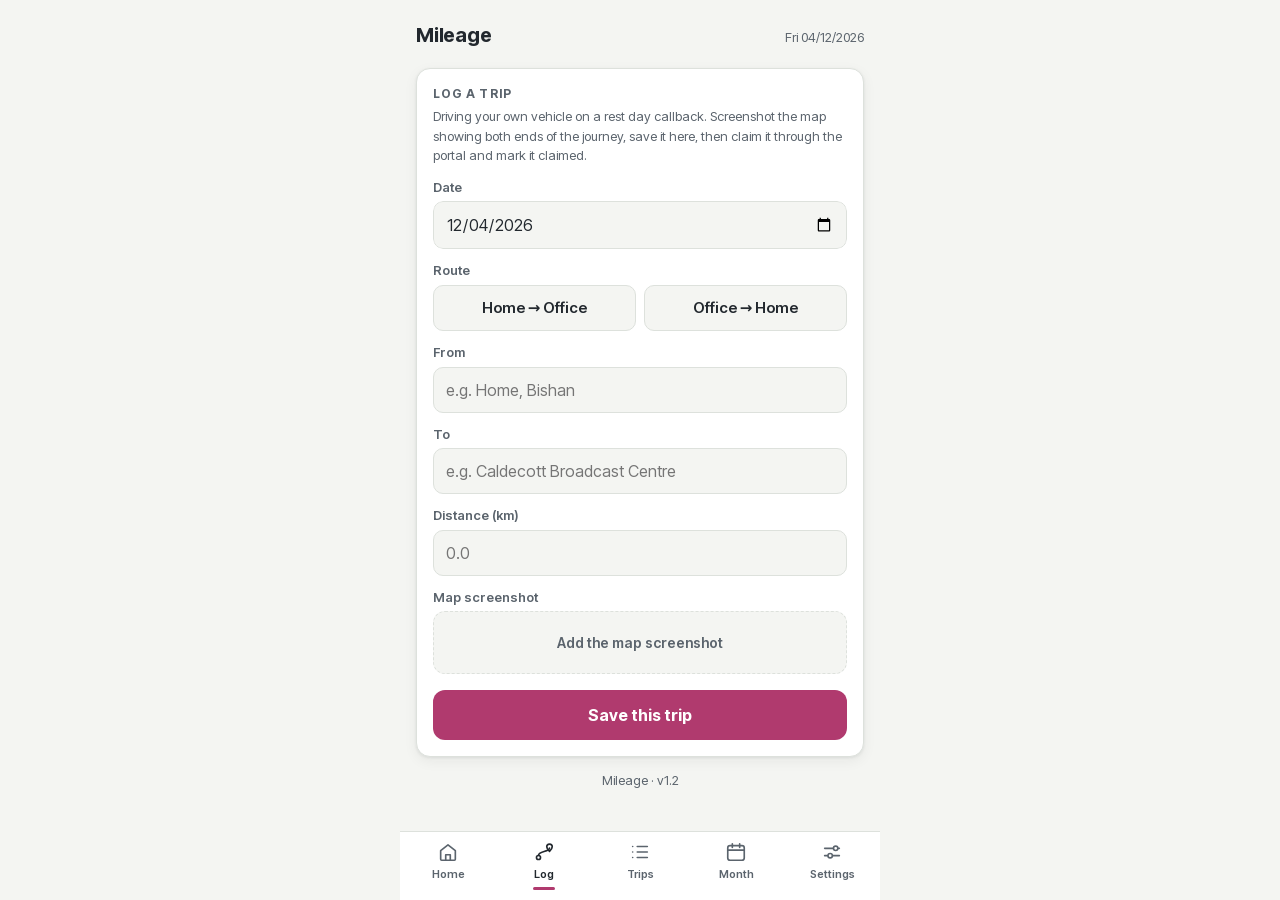
<file: off/index.html>
<!doctype html>
<html lang="en">
<head>
<meta charset="utf-8">
<script>
/* applied before first paint so switching Appearance never flashes the
   wrong theme for a frame on the next load */
(function () {
  try {
    var raw = localStorage.getItem("mileage.v1");
    var t = raw && JSON.parse(raw).settings && JSON.parse(raw).settings.theme;
    if (t === "light" || t === "dark") document.documentElement.setAttribute("data-theme", t);
  } catch (e) {}
})();
</script>
<title>Mileage</title>
<meta name="viewport" content="width=device-width, initial-scale=1, viewport-fit=cover">
<meta name="description" content="Log mileage driven in your own vehicle on a rest day callback, keep the map screenshot, and claim it back — works fully offline.">

<!-- The container owns the one install identity for every app here, so
     this points at its manifest rather than declaring another. -->
<link rel="manifest" href="../manifest.json">
<link rel="stylesheet" href="../shell.css">
<meta name="theme-color" content="#171B20">
<meta name="apple-mobile-web-app-capable" content="yes">
<meta name="apple-mobile-web-app-status-bar-style" content="black-translucent">
<meta name="apple-mobile-web-app-title" content="Mileage">

<style>
  /* Its own copy of the look rather than a stylesheet shared with the
     other apps. They are meant to be separately upgradable, and a shared
     file would mean a change to one could break another. The greys are
     shared with the rest of the family so the apps still feel like one
     set; the accent is this app's own, matching the pink of its trips on
     the home screen calendar. A pink at hue 333 sits a clear 61 degrees
     from Taxi Claims' purple, which was the nearest thing already in use
     and the only one it could have been confused with. */
  :root {
    --paper: #F4F5F2; --card: #FFFFFF; --ink: #22282E; --ink-soft: #5B646D;
    --line: #DDE1DC; --accent: #B03A6E; --accent-ink: #FFFFFF;
    --good: #3E9B6B; --good-soft: #E3F1E9; --danger: #C9553D;
    --tab-bg: #FFFFFF;
    --shadow: 0 1px 3px rgba(30,36,42,.08), 0 4px 14px rgba(30,36,42,.06);
  }
  @media (prefers-color-scheme: dark) {
    :root {
      --paper: #171B20; --card: #21262D; --ink: #E9ECEE; --ink-soft: #9AA4AD;
      --line: #333B44; --accent: #E88AB5; --accent-ink: #2B0A1B;
      --good: #52B983; --good-soft: #22352B; --danger: #E07A63;
      --tab-bg: #21262D;
      --shadow: 0 1px 3px rgba(0,0,0,.35), 0 4px 14px rgba(0,0,0,.25);
    }
  }
  :root[data-theme="light"] {
    --paper: #F4F5F2; --card: #FFFFFF; --ink: #22282E; --ink-soft: #5B646D;
    --line: #DDE1DC; --accent: #B03A6E; --accent-ink: #FFFFFF;
    --good: #3E9B6B; --good-soft: #E3F1E9; --danger: #C9553D;
    --tab-bg: #FFFFFF;
    --shadow: 0 1px 3px rgba(30,36,42,.08), 0 4px 14px rgba(30,36,42,.06);
  }
  :root[data-theme="dark"] {
    --paper: #171B20; --card: #21262D; --ink: #E9ECEE; --ink-soft: #9AA4AD;
    --line: #333B44; --accent: #E88AB5; --accent-ink: #2B0A1B;
    --good: #52B983; --good-soft: #22352B; --danger: #E07A63;
    --tab-bg: #21262D;
    --shadow: 0 1px 3px rgba(0,0,0,.35), 0 4px 14px rgba(0,0,0,.25);
  }

  * { box-sizing: border-box; }
  html, body { margin: 0; padding: 0; }
  body {
    background: var(--paper); color: var(--ink);
    /* Inter Tight is served from this site by the container's stylesheet,
       not fetched from Google. The phone's own font stays behind it. */
    font: 16px/1.5 "Inter Tight", -apple-system, "SF Pro Text", "Segoe UI", Roboto, system-ui, sans-serif;
    min-height: 100vh;
  }
  .app {
    max-width: 480px; margin: 0 auto;
    padding: calc(20px + env(safe-area-inset-top)) 16px calc(84px + env(safe-area-inset-bottom));
  }
  header.top { display: flex; align-items: baseline; justify-content: space-between; margin-bottom: 18px; }
  header.top h1 { font-size: 20px; font-weight: 800; letter-spacing: -0.01em; margin: 0; }
  header.top .date-line { font-size: 13px; color: var(--ink-soft); }

  .card {
    background: var(--card); border: 1px solid var(--line);
    border-radius: 14px; box-shadow: var(--shadow);
    padding: 16px; margin-bottom: 14px;
  }
  .card h2 {
    margin: 0 0 4px; font-size: 12px; font-weight: 700;
    text-transform: uppercase; letter-spacing: 0.09em; color: var(--ink-soft);
  }
  .card .hint { font-size: 13px; color: var(--ink-soft); margin: 0 0 12px; }

  label.field { display: block; font-size: 13px; font-weight: 600; color: var(--ink-soft); margin: 12px 0 4px; }
  input[type="date"], input[type="number"], input[type="text"], select {
    width: 100%; max-width: 100%; box-sizing: border-box;
    font: inherit; color: var(--ink); background: var(--paper);
    border: 1px solid var(--line); border-radius: 10px; padding: 10px 12px;
  }
  input:focus-visible, button:focus-visible, select:focus-visible {
    outline: 2px solid var(--accent); outline-offset: 2px;
  }
  /* iOS renders its native date control wider than the box it is given
     and lets it spill past the card; this clips it back. */
  .field-clip { overflow: hidden; border-radius: 10px; }
  .row2 { display: flex; gap: 10px; }
  .row2 > div { flex: 1; }
  #trip-month, #month-pick { margin: 8px 0 10px; font-weight: 600; }

  button.primary {
    width: 100%; margin-top: 16px;
    font: inherit; font-weight: 700; font-size: 16px;
    background: var(--accent); color: var(--accent-ink);
    border: none; border-radius: 12px; padding: 13px; cursor: pointer;
  }
  button.primary:active { filter: brightness(0.95); }
  button.secondary {
    font: inherit; font-weight: 600; font-size: 14px;
    background: transparent; color: var(--ink);
    border: 1px solid var(--line); border-radius: 10px;
    padding: 9px 14px; cursor: pointer;
  }
  button.secondary.danger { color: var(--danger); border-color: var(--danger); }
  .btn-row { display: flex; gap: 10px; margin-top: 12px; }
  .route { display: grid; grid-template-columns: 1fr 1fr; gap: 8px; }
  .route-btn {
    font: inherit; font-weight: 600; font-size: 15px;
    background: var(--paper); color: var(--ink);
    border: 1px solid var(--line); border-radius: 10px;
    padding: 11px 8px; cursor: pointer;
  }
  .route-btn[aria-pressed="true"] { background: var(--accent); color: var(--accent-ink); border-color: var(--accent); }
  .route-btn:active { filter: brightness(0.95); }
  .sr { position: absolute; width: 1px; height: 1px; overflow: hidden; clip: rect(0 0 0 0); white-space: nowrap; }
  .btn-row button { flex: 1; }

  .status-banner {
    display: flex; align-items: center; gap: 10px;
    background: var(--good-soft); color: var(--good);
    border-radius: 10px; padding: 10px 12px;
    font-size: 14px; font-weight: 600; margin-bottom: 12px;
  }
  .dot { width: 9px; height: 9px; border-radius: 50%; background: var(--good); flex: none; }

  .note-banner {
    background: color-mix(in srgb, var(--accent) 16%, var(--card));
    border: 1px solid color-mix(in srgb, var(--accent) 50%, var(--line));
    border-radius: 12px; padding: 12px 14px; margin-bottom: 12px; font-size: 14px;
  }
  .note-banner p { margin: 0 0 10px; }
  .note-banner p:last-child { margin-bottom: 0; }
  .note-banner button { padding: 8px 14px; }

  /* ---- the map screenshot ---- */
  .photo-add {
    width: 100%;
    display: flex; align-items: center; justify-content: center; gap: 8px;
    background: var(--paper); border: 1.5px dashed var(--line);
    border-radius: 12px; padding: 20px 12px;
    font: inherit; font-size: 14px; font-weight: 600; color: var(--ink-soft);
    cursor: pointer; -webkit-tap-highlight-color: transparent;
  }
  .photo-prev { display: flex; gap: 12px; align-items: flex-start; }
  .photo-prev img {
    width: 74px; height: 94px; object-fit: cover;
    border-radius: 10px; border: 1px solid var(--line);
    background: var(--paper); cursor: zoom-in; flex: none;
  }
  .photo-prev .btn-row { margin-top: 0; flex-direction: column; }

  /* ---- trip list ---- */
  .trip-month {
    font-size: 11px; font-weight: 700; text-transform: uppercase; letter-spacing: 0.07em;
    color: var(--ink-soft); padding: 14px 2px 4px; border-bottom: 1px solid var(--line);
  }
  .trip-month:first-child { padding-top: 4px; }
  .trip { display: flex; gap: 12px; padding: 12px 2px; border-bottom: 1px solid var(--line); }
  .trip:last-child { border-bottom: none; }
  .trip-thumb {
    width: 44px; height: 56px; flex: none;
    border-radius: 8px; border: 1px solid var(--line);
    object-fit: cover; background: var(--paper); cursor: zoom-in;
  }
  .trip-thumb.none {
    display: flex; align-items: center; justify-content: center;
    font-size: 11px; font-weight: 600; color: var(--ink-soft);
    cursor: default; text-align: center; line-height: 1.2;
  }
  .trip-main { flex: 1; min-width: 0; }
  .trip-top { display: flex; align-items: flex-start; justify-content: space-between; gap: 8px; }
  .trip-amt { font-size: 16px; font-weight: 700; font-variant-numeric: tabular-nums; }
  .trip-sub { font-size: 12px; color: var(--ink-soft); overflow: hidden; text-overflow: ellipsis; white-space: nowrap; }
  .trip-acts { display: flex; gap: 16px; margin-top: 6px; }
  .trip-acts button {
    font: inherit; font-size: 12px; font-weight: 600;
    background: none; border: none; cursor: pointer; padding: 2px 0; color: var(--ink);
  }
  .trip-acts button.danger { color: var(--danger); }
  .tag {
    flex: none; font: inherit; font-size: 10px; font-weight: 700;
    text-transform: uppercase; letter-spacing: 0.06em;
    border: none; border-radius: 999px; padding: 4px 9px;
    cursor: pointer; -webkit-tap-highlight-color: transparent;
  }
  .tag.done { background: var(--good-soft); color: var(--good); }
  .tag.todo { background: color-mix(in srgb, var(--accent) 20%, transparent); color: var(--ink); }

  /* ---- month ---- */
  .stat-row { display: flex; gap: 10px; margin: 12px 0 0; }
  .stat { flex: 1; background: var(--paper); border: 1px solid var(--line); border-radius: 10px; padding: 10px 12px; }
  .stat .n { font-size: 21px; font-weight: 800; font-variant-numeric: tabular-nums; }
  .stat .l { font-size: 11px; font-weight: 600; text-transform: uppercase; letter-spacing: 0.07em; color: var(--ink-soft); }

  .tbl-wrap { overflow-x: auto; margin-top: 8px; }
  table { border-collapse: collapse; width: 100%; font-size: 14px; }
  th {
    text-align: left; font-size: 11px; text-transform: uppercase; letter-spacing: 0.07em;
    color: var(--ink-soft); padding: 6px 8px; border-bottom: 1px solid var(--line);
  }
  td { padding: 8px; border-bottom: 1px solid var(--line); font-variant-numeric: tabular-nums; }
  tr:last-child td { border-bottom: none; }
  td.num, th.num { text-align: right; }
  .totals-line { margin-top: 10px; font-size: 14px; }
  .empty { color: var(--ink-soft); font-size: 14px; text-align: center; padding: 18px 0; }

  /* ---- settings sections ---- */
  details.sec { padding: 0; }
  details.sec > summary {
    list-style: none; display: flex; align-items: center; gap: 10px;
    padding: 15px 16px; cursor: pointer; -webkit-tap-highlight-color: transparent;
  }
  details.sec > summary::-webkit-details-marker { display: none; }
  details.sec > summary:focus-visible { outline: 2px solid var(--accent); outline-offset: -2px; border-radius: 14px; }
  .sec-title { flex: 1; font-size: 12px; font-weight: 700; text-transform: uppercase; letter-spacing: 0.09em; color: var(--ink); }
  .sec-meta { font-size: 12px; color: var(--ink-soft); font-variant-numeric: tabular-nums; }
  .chev {
    flex: none; width: 8px; height: 8px; margin: -3px 2px 0 0;
    border-right: 2px solid var(--ink-soft); border-bottom: 2px solid var(--ink-soft);
    transform: rotate(45deg); transition: transform .15s ease;
  }
  details.sec[open] > summary .chev { transform: rotate(-135deg); margin-top: 3px; }
  @media (prefers-reduced-motion: reduce) { .chev { transition: none; } }
  .sec-body { padding: 0 16px 16px; }
  .formula-box {
    background: var(--paper); border: 1px solid var(--line);
    border-radius: 10px; padding: 10px 12px; margin: 10px 0;
  }

  /* ---- tabs ---- */
  nav.tabs {
    position: fixed; bottom: 0; left: 0; right: 0;
    background: var(--tab-bg); border-top: 1px solid var(--line);
    display: flex; max-width: 480px; margin: 0 auto;
    padding-bottom: env(safe-area-inset-bottom);
  }
  nav.tabs button {
    flex: 1; font: inherit; font-size: 11px; font-weight: 600;
    background: none; border: none; color: var(--ink-soft);
    padding: 9px 0 10px; cursor: pointer;
    display: flex; flex-direction: column; align-items: center; gap: 3px;
  }
  nav.tabs button.active { color: var(--ink); }
  nav.tabs button svg { width: 22px; height: 22px; display: block; }
  nav.tabs button.active .ico-bar { background: var(--accent); }
  .ico-bar { width: 22px; height: 3px; border-radius: 2px; background: transparent; margin-top: 2px; }
  /* Home rides in the same row as the tabs but leaves the app instead of
     switching screens, so it is a link and carries its own copy of the tab
     styling. It never lights up — you are never "on" Home while you are in
     here. The empty bar keeps its label sitting on the same line as the
     others. */
  nav.tabs a.tab-home {
    flex: 1;
    font: inherit; font-size: 11px; font-weight: 600;
    color: var(--ink-soft);
    padding: 9px 0 10px;
    display: flex; flex-direction: column; align-items: center; gap: 3px;
    text-decoration: none;
    -webkit-tap-highlight-color: transparent;
  }
  nav.tabs a.tab-home svg { width: 22px; height: 22px; display: block; }
  nav.tabs a.tab-home:active { opacity: .6; }
  nav.tabs a.tab-home:focus-visible { outline: 2px solid var(--accent); outline-offset: -2px; }
  /* A 320px phone splits five tabs into 64px each. Drop the label a notch
     there anyway, so this app matches the others on the same screen. */
  @media (max-width: 359px) {
    nav.tabs button, nav.tabs a.tab-home { font-size: 10px; }
  }

  .screen { display: none; }
  .screen.active { display: block; }

  .toast {
    position: fixed; left: 50%; transform: translateX(-50%);
    bottom: calc(76px + env(safe-area-inset-bottom));
    background: var(--ink); color: var(--paper);
    font-size: 14px; font-weight: 600;
    border-radius: 999px; padding: 9px 18px;
    opacity: 0; pointer-events: none; transition: opacity .25s;
    max-width: 90vw; text-align: center; z-index: 10;
  }
  .toast.show { opacity: 1; }
  @media (prefers-reduced-motion: reduce) { .toast { transition: none; } }

  .overlay {
    position: fixed; inset: 0; background: rgba(0,0,0,.5);
    display: flex; align-items: center; justify-content: center;
    padding: 20px; z-index: 20;
  }
  .overlay[hidden] { display: none; }
  .modal {
    background: var(--card); border: 1px solid var(--line);
    border-radius: 16px; box-shadow: var(--shadow);
    width: 100%; max-width: 420px; max-height: 85vh; overflow-y: auto; padding: 18px;
  }
  .modal h3 { margin: 0 0 10px; font-size: 16px; }
  .modal .hint { font-size: 12px; color: var(--ink-soft); margin: 8px 0 0; }
  .modal textarea {
    width: 100%; font: 13px/1.5 ui-monospace, "SF Mono", Menlo, Consolas, monospace;
    color: var(--ink); background: var(--paper);
    border: 1px solid var(--line); border-radius: 10px; padding: 10px; resize: none;
  }
  .modal img#modal-img {
    width: 100%; height: auto; display: block;
    border-radius: 10px; border: 1px solid var(--line); background: var(--paper);
  }
</style>
</head>
<body>

<div class="app">
  <header class="top">
    <h1 id="app-title">Mileage</h1>
    <span class="date-line" id="today-line"></span>
  </header>

  <!-- ============ LOG ============ -->
  <section class="screen active" id="screen-log">
    <div id="rate-note"></div>
    <div id="today-status"></div>

    <div class="card">
      <h2 id="trip-form-title">Log a trip</h2>
      <p class="hint" id="trip-form-hint">Driving your own vehicle on a rest day callback. Screenshot the map showing both ends of the journey, save it here, then claim it through the portal and mark it claimed.</p>

      <label class="field" for="trip-date">Date</label>
      <div class="field-clip"><input type="date" id="trip-date" max="2100-12-31"></div>

      <!-- A callback trip only ever runs one of two ways, so these fill
           both ends, and the distance from the last time, in one tap.
           The boxes below stay editable for the odd trip that doesn't fit. -->
      <label class="field">Route</label>
      <div class="route" role="group" aria-label="Route">
        <button type="button" class="route-btn" data-from="Home" data-to="Office" aria-pressed="false">Home <span aria-hidden="true">&rarr;</span><span class="sr"> to </span> Office</button>
        <button type="button" class="route-btn" data-from="Office" data-to="Home" aria-pressed="false">Office <span aria-hidden="true">&rarr;</span><span class="sr"> to </span> Home</button>
      </div>

      <label class="field" for="trip-from">From</label>
      <input type="text" id="trip-from" placeholder="e.g. Home, Bishan" autocomplete="off">

      <label class="field" for="trip-to">To</label>
      <input type="text" id="trip-to" placeholder="e.g. Caldecott Broadcast Centre" autocomplete="off">

      <label class="field" for="trip-km">Distance (km)</label>
      <input type="number" id="trip-km" inputmode="decimal" step="0.1" min="0" placeholder="0.0">

      <label class="field">Map screenshot</label>
      <div id="photo-slot"></div>
      <input type="file" id="trip-file" accept="image/*" style="display:none">

      <button class="primary" id="save-trip">Save this trip</button>
      <div class="btn-row" id="cancel-row" style="display:none">
        <button class="secondary" id="cancel-trip">Cancel</button>
      </div>
    </div>
    <p class="hint" style="text-align:center; margin: 2px 0 0; font-size:13px; color:var(--ink-soft)">Mileage · v1.2</p>
  </section>

  <!-- ============ TRIPS ============ -->
  <section class="screen" id="screen-list">
    <div class="card">
      <h2>Logged trips</h2>
      <label class="field" for="trip-month">Show</label>
      <select id="trip-month"></select>
      <div id="trip-list"></div>
    </div>
  </section>

  <!-- ============ MONTH ============ -->
  <section class="screen" id="screen-month">
    <div class="card">
      <h2>Month</h2>
      <label class="field" for="month-pick">Month</label>
      <select id="month-pick"></select>
      <div id="month-body"></div>
    </div>
  </section>

  <!-- ============ SETTINGS ============ -->
  <section class="screen" id="screen-settings">
    <details class="card sec" id="sec-rate" open>
      <summary>
        <span class="sec-title">Mileage rate</span>
        <span class="sec-meta" id="rate-meta"></span>
        <span class="chev"></span>
      </summary>
      <div class="sec-body">
        <label class="field" for="rate-input">Paid per kilometre</label>
        <input type="number" id="rate-input" inputmode="decimal" step="0.01" min="0" placeholder="0.00">
        <div class="formula-box">
          <p class="hint" style="margin:0" id="rate-example"></p>
        </div>
        <div class="btn-row">
          <button class="secondary" id="save-rate">Save rate</button>
        </div>
      </div>
    </details>

    <details class="card sec" id="sec-storage">
      <summary>
        <span class="sec-title">Storage</span>
        <span class="sec-meta" id="storage-meta"></span>
        <span class="chev"></span>
      </summary>
      <div class="sec-body">
        <p class="hint" id="storage-detail"></p>
        <p class="hint" id="backup-age" style="font-weight:600;color:var(--ink)"></p>
        <!-- Backing up happens on the main page, where one press covers
             this app and every other one. -->
        <p class="hint">Back up from Settings on the main page — one press covers this app and every other one.</p>
      </div>
    </details>

    <details class="card sec">
      <summary>
        <span class="sec-title">Start again</span>
        <span class="sec-meta" id="wipe-meta"></span>
        <span class="chev"></span>
      </summary>
      <div class="sec-body">
        <p class="hint">Wipes every trip logged in this app and puts the rate back to unset. Nothing in Driving Log or any other app is touched.</p>
        <div class="btn-row">
          <button class="secondary danger" id="wipe-all">Erase everything</button>
        </div>
      </div>
    </details>
  </section>
</div>

<nav class="tabs" aria-label="Sections">
  <!-- Home leaves this app for the front door. It is a link rather than a
       button on purpose: the app's own tab code looks for buttons, so it
       never sees this one and never tries to open it as a screen. -->
  <a class="tab-home" href="../">
    <svg viewBox="0 0 24 24" fill="none" stroke="currentColor" stroke-width="1.8" stroke-linecap="round" stroke-linejoin="round" aria-hidden="true">
      <path d="M4 10.6 12 4.2l8 6.4V20a1 1 0 0 1-1 1H5a1 1 0 0 1-1-1z"/><path d="M9.5 21v-6h5v6"/>
    </svg>Home<span class="ico-bar"></span>
  </a>
  <button data-screen="screen-log" class="active">
    <svg viewBox="0 0 24 24" fill="none" stroke="currentColor" stroke-width="1.8" stroke-linecap="round" stroke-linejoin="round" aria-hidden="true">
      <circle cx="6" cy="18" r="2.2"/><path d="M6 15.6c0-4.8 12-3.4 12-8"/>
      <path d="M18 3.4c1.7 0 3 1.3 3 3 0 2.2-3 5-3 5s-3-2.8-3-5c0-1.7 1.3-3 3-3z"/>
    </svg>Log<span class="ico-bar"></span>
  </button>
  <button data-screen="screen-list">
    <svg viewBox="0 0 24 24" fill="none" stroke="currentColor" stroke-width="1.8" stroke-linecap="round" stroke-linejoin="round" aria-hidden="true">
      <path d="M9 6h11M9 12h11M9 18h11M4 6h.01M4 12h.01M4 18h.01"/>
    </svg>Trips<span class="ico-bar"></span>
  </button>
  <button data-screen="screen-month">
    <svg viewBox="0 0 24 24" fill="none" stroke="currentColor" stroke-width="1.8" stroke-linecap="round" stroke-linejoin="round" aria-hidden="true">
      <rect x="3" y="5" width="18" height="16" rx="2.5"/><path d="M3 10h18M8 3v4M16 3v4"/>
    </svg>Month<span class="ico-bar"></span>
  </button>
  <button data-screen="screen-settings">
    <svg viewBox="0 0 24 24" fill="none" stroke="currentColor" stroke-width="1.8" stroke-linecap="round" stroke-linejoin="round" aria-hidden="true">
      <path d="M4 8h9M19 8h1M4 16h3M13 16h7"/>
      <circle cx="16" cy="8" r="2.4"/><circle cx="10" cy="16" r="2.4"/>
    </svg>Settings<span class="ico-bar"></span>
  </button>
</nav>

<div class="toast" id="toast" role="status"></div>

<div class="overlay" id="overlay" hidden>
  <div class="modal">
    <h3 id="modal-title"></h3>
    <p class="hint" id="modal-message" style="display:none; font-size:14px; margin:0 0 12px;"></p>
    <img id="modal-img" alt="Map screenshot" style="display:none">
    <textarea id="modal-text" readonly rows="9" style="display:none"></textarea>
    <div class="btn-row" id="modal-actions"></div>
    <p class="hint" id="modal-hint"></p>
    <button class="primary" id="modal-close">Close</button>
  </div>
</div>

<script>
(function () {
  "use strict";

  var KEY = "mileage.v1";
  var PHOTO_DB = "mileage-photos";
  var PLAIN_FORMAT = "mileage-backup-1";
  var ARCHIVE_FORMAT = "mileage-archive-1";

  var $ = function (id) { return document.getElementById(id); };
  var DAYS = ["Sun","Mon","Tue","Wed","Thu","Fri","Sat"];
  var MONTHS = ["January","February","March","April","May","June",
                "July","August","September","October","November","December"];

  function pad2(n) { return (n < 10 ? "0" : "") + n; }
  function todayISO() { var d = new Date(); return d.getFullYear() + "-" + pad2(d.getMonth()+1) + "-" + pad2(d.getDate()); }
  function fmt(iso) { var p = iso.split("-"); return p[2] + "/" + p[1] + "/" + p[0]; }
  function monthLabel(ym) { var p = ym.split("-"); return MONTHS[+p[1]-1] + " " + p[0]; }
  function money(n) { return "$" + n.toFixed(2).replace(/\B(?=(\d{3})+(?!\d))/g, ","); }
  function km(n) { return (Math.round(n * 10) / 10).toFixed(1) + " km"; }
  function el(tag, cls, text) {
    var e = document.createElement(tag);
    if (cls) e.className = cls;
    if (text !== undefined) e.textContent = text;
    return e;
  }
  var toastTimer;
  function toast(msg) {
    var t = $("toast");
    t.textContent = msg;
    t.classList.add("show");
    clearTimeout(toastTimer);
    toastTimer = setTimeout(function () { t.classList.remove("show"); }, 2200);
  }

  /* ---------- storage ----------
     rate starts null rather than at a guess. A wrong rate quietly
     producing wrong money is worse than no rate producing none, so until
     somebody sets it this app counts kilometres and says so. */
  function defaults() {
    return { schema: 1, trips: [], settings: { theme: "auto", rate: null } };
  }

  function load() {
    var db;
    try { db = JSON.parse(localStorage.getItem(KEY) || "null"); } catch (e) { db = null; }
    if (!db || typeof db !== "object") db = defaults();
    if (!Array.isArray(db.trips)) db.trips = [];
    if (!db.settings || typeof db.settings !== "object") db.settings = defaults().settings;
    if (db.settings.theme !== "light" && db.settings.theme !== "dark") db.settings.theme = "auto";
    if (typeof db.settings.rate !== "number" || !(db.settings.rate > 0)) db.settings.rate = null;
    db.trips = db.trips.filter(function (t) {
      return t && typeof t === "object" && t.id && /^\d{4}-\d{2}-\d{2}$/.test(t.date || "");
    }).map(function (t) {
      return {
        id: String(t.id),
        date: t.date,
        from: typeof t.from === "string" ? t.from : "",
        to: typeof t.to === "string" ? t.to : "",
        km: typeof t.km === "number" && isFinite(t.km) && t.km > 0 ? t.km : 0,
        photo: !!t.photo,
        claimed: !!t.claimed
      };
    });
    return db;
  }

  var db = load();
  function save() { localStorage.setItem(KEY, JSON.stringify(db)); publishCard(); }

  function amountOf(t) { return db.settings.rate ? t.km * db.settings.rate : null; }
  function newId() { return "m" + Date.now().toString(36) + Math.random().toString(36).slice(2, 7); }

  function applyTheme() {
    var t = db.settings.theme;
    if (t === "light" || t === "dark") document.documentElement.setAttribute("data-theme", t);
    else document.documentElement.removeAttribute("data-theme");
  }
  applyTheme();
  /* the container writes this app's theme into the same store, so pick up
     a change made on the main page without needing a reload */
  window.addEventListener("storage", function (e) {
    if (e.key !== KEY) return;
    db = load();
    applyTheme();
    renderAll();
  });

  /* ---------- the figure this app puts on the home screen ----------
     The home screen never reads this app's storage. This app decides its
     own numbers and leaves them here in the shape the home screen agrees
     to read, so Mileage can change freely without the home screen
     knowing. weight fixes the order so figures never swap places. */
  function publishCard() {
    try {
      var thisMonth = todayISO().slice(0, 7);
      var open = db.trips.filter(function (t) { return !t.claimed; });
      var openThis = open.filter(function (t) { return t.date.slice(0, 7) === thisMonth; });
      var openOlder = open.filter(function (t) { return t.date.slice(0, 7) < thisMonth; });

      var rate = db.settings.rate;
      var owed = rate ? openThis.reduce(function (s, t) { return s + t.km * rate; }, 0) : 0;
      var olderOwed = rate ? openOlder.reduce(function (s, t) { return s + t.km * rate; }, 0) : 0;
      var kmThis = openThis.reduce(function (s, t) { return s + t.km; }, 0);

      /* Which days had a trip, for the home screen's calendar. Pink rather
         than anything already in use — the nearest is Taxi Claims' purple,
         and at four pixels across two neighbouring purples would have been
         one colour. */
      var cutoff = new Date();
      cutoff.setDate(cutoff.getDate() - 400);
      var since = cutoff.toISOString().slice(0, 10);
      var tripDays = {};
      db.trips.forEach(function (t) {
        if (t.date < since) return;
        tripDays[t.date] = (tripDays[t.date] || 0) + t.km;
      });
      Object.keys(tripDays).forEach(function (iso) { tripDays[iso] = km(tripDays[iso]); });

      /* What is still outstanding, in this app's own words. The only thing
         worth raising is a trip not yet put through. The rate is not: SAP
         holds the rates and prices the claim, so a rate nobody has set here
         is not a job anyone needs to do. */
      var jobs = [];
      if (open.length) {
        jobs.push({ key: "claim", weight: 16, go: "#list", claim: true,
          text: open.length === 1 ? "1 mileage trip to claim"
                                  : open.length + " mileage trips to claim" });
      }

      localStorage.setItem("cna.card.off", JSON.stringify({
        app: "off", name: "Mileage", at: Date.now(),
        backupAt: db.lastBackupAt || null,
        hasData: db.trips.length > 0,
        todo: jobs,
        marks: [
          /* go is where a tap on that day's dot lands, on the home
             screen's calendar. A bare #screen in this app's own folder. */
          { key: "trip", label: "Mileage", colour: "#C94F86", days: tripDays, go: "#list" }
        ],
        items: rate
          ? [{ key: "owed", value: money(owed).replace(/\.00$/, ""), label: "mileage",
               alert: owed > 0, weight: 12, go: "#month" }]
              .concat(olderOwed > 0 ? [
                { key: "older", value: money(olderOwed).replace(/\.00$/, ""), label: "older mileage",
                  alert: true, weight: 3, go: "#list" }
              ] : [])
          /* No rate set, so no money to show. The distance is still true,
             and showing it is what makes the missing rate obvious. */
          : (kmThis > 0 ? [{ key: "km", value: km(kmThis), label: "unclaimed",
                             alert: true, weight: 12, go: "#month" }] : [])
      }));
    } catch (e) { /* nothing on the home screen is worth failing over */ }
  }

  /* ---------- photos ----------
     Screenshots go in IndexedDB rather than the main store: localStorage
     is small and shared, and one oversized photo there would take every
     trip down with it. Every call degrades to "no photo" rather than
     throwing, so the app still works where IndexedDB is unavailable. */
  function openPhotoDb(name, cb) {
    if (!window.indexedDB) return cb(null);
    var req;
    /* Always with an upgrade handler that creates the store. Opening a
       database that does not exist creates it — without this it would be
       created empty, and the owning app, opening at the same version,
       would never get an upgrade event to add the store back. */
    try { req = indexedDB.open(name, 1); }
    catch (e) { return cb(null); }
    req.onupgradeneeded = function () {
      if (!req.result.objectStoreNames.contains("photos")) req.result.createObjectStore("photos");
    };
    req.onsuccess = function () { cb(req.result); };
    req.onerror = function () { cb(null); };
    req.onblocked = function () { cb(null); };
  }

  var MyDb = { conn: null, dead: false };
  function idb(cb) {
    if (MyDb.conn) return cb(MyDb.conn);
    if (MyDb.dead) return cb(null);
    openPhotoDb(PHOTO_DB, function (d) {
      if (!d) { MyDb.dead = true; return cb(null); }
      MyDb.conn = d; cb(d);
    });
  }
  function photoPut(id, blob, cb) {
    idb(function (d) {
      if (!d) return cb(false);
      try {
        var tx = d.transaction("photos", "readwrite");
        tx.objectStore("photos").put(blob, id);
        tx.oncomplete = function () { cb(true); };
        tx.onerror = function () { cb(false); };
        tx.onabort = function () { cb(false); };
      } catch (e) { cb(false); }
    });
  }
  function photoGet(id, cb) {
    idb(function (d) {
      if (!d) return cb(null);
      try {
        var r = d.transaction("photos", "readonly").objectStore("photos").get(id);
        r.onsuccess = function () { cb(r.result || null); };
        r.onerror = function () { cb(null); };
      } catch (e) { cb(null); }
    });
  }
  function photoDel(id) {
    idb(function (d) {
      if (!d) return;
      try { d.transaction("photos", "readwrite").objectStore("photos").delete(id); } catch (e) {}
    });
  }

  var liveUrls = [];
  function objUrl(blob) { var u = URL.createObjectURL(blob); liveUrls.push(u); return u; }
  function releaseUrls() { liveUrls.forEach(function (u) { URL.revokeObjectURL(u); }); liveUrls = []; }

  function shrinkImage(file, cb) {
    var url = URL.createObjectURL(file);
    var img = new Image();
    img.onload = function () {
      var MAX = 1400;
      var scale = Math.min(1, MAX / Math.max(img.naturalWidth, img.naturalHeight));
      var cw = Math.max(1, Math.round(img.naturalWidth * scale));
      var ch = Math.max(1, Math.round(img.naturalHeight * scale));
      var c = document.createElement("canvas");
      c.width = cw; c.height = ch;
      c.getContext("2d").drawImage(img, 0, 0, cw, ch);
      URL.revokeObjectURL(url);
      if (!c.toBlob) return cb(file);
      c.toBlob(function (b) { cb(b || file); }, "image/jpeg", 0.82);
    };
    img.onerror = function () { URL.revokeObjectURL(url); cb(null); };
    img.src = url;
  }

  function requestPersist() {
    if (navigator.storage && navigator.storage.persist) {
      navigator.storage.persisted().then(function (already) {
        if (!already) navigator.storage.persist();
      }, function () {});
    }
  }

  /* ---------- tabs ---------- */
  var tabButtons = document.querySelectorAll("nav.tabs button");
  function switchTab(screenId) {
    document.body.setAttribute("data-tab", screenId);
    tabButtons.forEach(function (b) { b.classList.toggle("active", b.dataset.screen === screenId); });
    document.querySelectorAll(".screen").forEach(function (s) { s.classList.remove("active"); });
    $(screenId).classList.add("active");
    if (screenId === "screen-list") renderList();
    if (screenId === "screen-month") renderMonth();
    if (screenId === "screen-settings") renderSettings();
    window.scrollTo(0, 0);
  }
  tabButtons.forEach(function (btn) {
    btn.addEventListener("click", function () { switchTab(btn.dataset.screen); });
  });

  /* ---------- the form ---------- */
  var editingId = null;
  var formPhoto = null;      /* a Blob waiting to be saved */
  var formPhotoKept = false; /* editing, and the existing photo stays */

  function formIsDirty() {
    return $("trip-from").value.trim() !== "" ||
           $("trip-to").value.trim() !== "" ||
           $("trip-km").value.trim() !== "" ||
           !!formPhoto;
  }

  function renderPhotoSlot() {
    var slot = $("photo-slot");
    slot.textContent = "";

    function addButton(label) {
      var b = el("button", "photo-add", label);
      b.type = "button";
      b.addEventListener("click", function () { $("trip-file").click(); });
      return b;
    }

    if (formPhoto) {
      var wrap = el("div", "photo-prev");
      var img = el("img");
      img.alt = "Map screenshot";
      img.src = objUrl(formPhoto);
      img.addEventListener("click", function () { openPhoto(formPhoto); });
      wrap.appendChild(img);
      var acts = el("div", "btn-row");
      var swap = el("button", "secondary", "Replace");
      swap.type = "button";
      swap.addEventListener("click", function () { $("trip-file").click(); });
      var drop = el("button", "secondary danger", "Remove");
      drop.type = "button";
      drop.addEventListener("click", function () {
        formPhoto = null; formPhotoKept = false; renderPhotoSlot();
      });
      acts.appendChild(swap); acts.appendChild(drop);
      wrap.appendChild(acts);
      slot.appendChild(wrap);
      return;
    }

    if (editingId && formPhotoKept) {
      var rec = db.trips.filter(function (t) { return t.id === editingId; })[0];
      if (rec && rec.photo) {
        photoGet(rec.id, function (blob) {
          if (!blob) { formPhotoKept = false; renderPhotoSlot(); return; }
          var w = el("div", "photo-prev");
          var i2 = el("img");
          i2.alt = "Map screenshot";
          i2.src = objUrl(blob);
          i2.addEventListener("click", function () { openPhoto(blob); });
          w.appendChild(i2);
          var a2 = el("div", "btn-row");
          var s2 = el("button", "secondary", "Replace");
          s2.type = "button";
          s2.addEventListener("click", function () { $("trip-file").click(); });
          var d2 = el("button", "secondary danger", "Remove");
          d2.type = "button";
          d2.addEventListener("click", function () { formPhotoKept = false; renderPhotoSlot(); });
          a2.appendChild(s2); a2.appendChild(d2);
          w.appendChild(a2);
          slot.textContent = "";
          slot.appendChild(w);
        });
        return;
      }
    }

    slot.appendChild(addButton("Add the map screenshot"));
  }

  $("trip-file").addEventListener("change", function () {
    var f = this.files[0];
    this.value = "";
    if (!f) return;
    shrinkImage(f, function (blob) {
      if (!blob) { toast("Couldn't read that picture"); return; }
      formPhoto = blob;
      formPhotoKept = false;
      renderPhotoSlot();
    });
  });

  function resetForm() {
    editingId = null;
    formPhoto = null;
    formPhotoKept = false;
    $("trip-date").value = todayISO();
    $("trip-from").value = "";
    $("trip-to").value = "";
    $("trip-km").value = "";
    $("trip-form-title").textContent = "Log a trip";
    $("trip-form-hint").textContent = "Driving your own vehicle on a rest day callback. Screenshot the map showing both ends of the journey, save it here, then claim it through the portal and mark it claimed.";
    $("save-trip").textContent = "Save this trip";
    $("cancel-row").style.display = "none";
    releaseUrls();
    renderPhotoSlot();
    paintRoute();
  }

  function editTrip(id) {
    var t = db.trips.filter(function (x) { return x.id === id; })[0];
    if (!t) return;
    editingId = id;
    formPhoto = null;
    formPhotoKept = !!t.photo;
    $("trip-date").value = t.date;
    $("trip-from").value = t.from;
    $("trip-to").value = t.to;
    $("trip-km").value = t.km ? String(t.km) : "";
    $("trip-form-title").textContent = "Edit this trip";
    $("trip-form-hint").textContent = "Change what needs changing and save.";
    $("save-trip").textContent = "Save changes";
    $("cancel-row").style.display = "";
    releaseUrls();
    renderPhotoSlot();
    paintRoute();
    switchTab("screen-log");
  }

  $("cancel-trip").addEventListener("click", function () { resetForm(); });

  /* ---------- the two routes ---------- */
  var routeBtns = [].slice.call(document.querySelectorAll(".route-btn"));
  function says(text, word) { return String(text || "").toLowerCase().indexOf(word) !== -1; }
  /* the distance is the same either way round, so any earlier trip
     between home and office, in either direction, is a fair guess */
  function lastRouteKm() {
    var hits = db.trips.filter(function (t) {
      return t.km > 0 &&
        ((says(t.from, "home") && says(t.to, "office")) ||
         (says(t.from, "office") && says(t.to, "home")));
    }).sort(function (a, b) { return a.date < b.date ? 1 : -1; });
    return hits.length ? hits[0].km : 0;
  }
  function paintRoute() {
    var from = $("trip-from").value.trim(), to = $("trip-to").value.trim();
    (routeBtns || []).forEach(function (b) {
      b.setAttribute("aria-pressed", String(from === b.dataset.from && to === b.dataset.to));
    });
  }
  routeBtns.forEach(function (b) {
    b.addEventListener("click", function () {
      $("trip-from").value = b.dataset.from;
      $("trip-to").value = b.dataset.to;
      if (!$("trip-km").value.trim()) {
        var km = lastRouteKm();
        if (km) $("trip-km").value = String(km);
      }
      paintRoute();
    });
  });
  $("trip-from").addEventListener("input", paintRoute);
  $("trip-to").addEventListener("input", paintRoute);

  $("save-trip").addEventListener("click", function () {
    var date = $("trip-date").value;
    if (!/^\d{4}-\d{2}-\d{2}$/.test(date)) { toast("Pick a date"); return; }
    var distance = parseFloat($("trip-km").value);
    if (!isFinite(distance) || distance <= 0) { toast("How far was it?"); return; }
    var from = $("trip-from").value.trim().slice(0, 60);
    var to = $("trip-to").value.trim().slice(0, 60);

    var rec;
    if (editingId) {
      rec = db.trips.filter(function (x) { return x.id === editingId; })[0];
      if (!rec) { resetForm(); return; }
      /* dropping the picture on an edit takes it out of storage too,
         rather than leaving it orphaned in there forever */
      if (!formPhotoKept && !formPhoto && rec.photo) { photoDel(rec.id); rec.photo = false; }
      rec.date = date; rec.from = from; rec.to = to; rec.km = distance;
    } else {
      rec = { id: newId(), date: date, from: from, to: to, km: distance, photo: false, claimed: false };
      db.trips.push(rec);
    }

    function done() {
      save();
      resetForm();
      renderAll();
      toast(editingId ? "Trip updated" : "Trip saved");
    }

    if (formPhoto) {
      photoPut(rec.id, formPhoto, function (ok) {
        rec.photo = !!ok;
        if (!ok) toast("Saved, but the picture wouldn't store");
        done();
      });
    } else {
      done();
    }
  });

  function renderTodayStatus() {
    var box = $("today-status");
    box.textContent = "";
    var today = todayISO();
    var todays = db.trips.filter(function (t) { return t.date === today; });
    if (!todays.length) return;
    var total = todays.reduce(function (s, t) { return s + t.km; }, 0);
    var b = el("div", "status-banner");
    b.appendChild(el("span", "dot"));
    b.appendChild(el("span", null,
      todays.length + (todays.length === 1 ? " trip" : " trips") + " today · " + km(total)));
    box.appendChild(b);
  }

  /* A rate nobody has set is worth saying out loud on the main screen,
     because every figure this app produces is missing until it is. */
  /* With no rate set this says why there is no money on screen, and
     nothing more. It used to push you to Settings to enter a rate; it
     no longer does. The distance is the claim and SAP holds the rates,
     so a blank rate here is a choice, not an unfinished job. The rate
     box is still in Settings for anyone who knows their own figure. */
  function renderRateNote() {
    var box = $("rate-note");
    box.textContent = "";
    if (db.settings.rate) return;
    if (!db.trips.length) return;
    var b = el("div", "note-banner");
    b.appendChild(el("p", null,
      "Log the distance and claim it in SAP — the rates are set there, " +
      "so this app counts the kilometres and leaves the money to the system."));
    box.appendChild(b);
  }

  /* ---------- the list ---------- */
  function monthsWithTrips() {
    var set = {};
    db.trips.forEach(function (t) { set[t.date.slice(0, 7)] = true; });
    var list = Object.keys(set).sort().reverse();
    if (!list.length) list = [todayISO().slice(0, 7)];
    return list;
  }

  function fillMonthSelect(sel, keepValue) {
    var months = monthsWithTrips();
    var want = keepValue && months.indexOf(keepValue) !== -1 ? keepValue : months[0];
    sel.textContent = "";
    if (sel.id === "trip-month") {
      var all = el("option", null, "Everything");
      all.value = "all";
      sel.appendChild(all);
    }
    months.forEach(function (ym) {
      var o = el("option", null, monthLabel(ym));
      o.value = ym;
      sel.appendChild(o);
    });
    sel.value = keepValue === "all" && sel.id === "trip-month" ? "all" : want;
    return sel.value;
  }

  $("trip-month").addEventListener("change", renderList);

  function renderList() {
    var sel = $("trip-month");
    var chosen = fillMonthSelect(sel, sel.value || "all");
    var box = $("trip-list");
    box.textContent = "";
    releaseUrls();

    var rows = db.trips.slice().sort(function (a, b) {
      return a.date === b.date ? (a.id < b.id ? 1 : -1) : (a.date < b.date ? 1 : -1);
    });
    if (chosen !== "all") rows = rows.filter(function (t) { return t.date.slice(0, 7) === chosen; });

    if (!rows.length) {
      box.appendChild(el("p", "empty", "Nothing logged here yet."));
      return;
    }

    var lastMonth = null;
    rows.forEach(function (t) {
      var ym = t.date.slice(0, 7);
      if (ym !== lastMonth) {
        lastMonth = ym;
        box.appendChild(el("div", "trip-month", monthLabel(ym)));
      }

      var row = el("div", "trip");

      if (t.photo) {
        var img = el("img", "trip-thumb");
        img.alt = "Map screenshot";
        photoGet(t.id, function (blob) {
          if (!blob) { img.replaceWith(el("div", "trip-thumb none", "no map")); return; }
          img.src = objUrl(blob);
          img.addEventListener("click", function () { openPhoto(blob); });
        });
        row.appendChild(img);
      } else {
        row.appendChild(el("div", "trip-thumb none", "no map"));
      }

      var main = el("div", "trip-main");
      var top = el("div", "trip-top");
      var amount = amountOf(t);
      top.appendChild(el("span", "trip-amt", amount === null ? km(t.km) : money(amount)));

      var tag = el("button", "tag " + (t.claimed ? "done" : "todo"), t.claimed ? "Claimed" : "To claim");
      tag.type = "button";
      tag.addEventListener("click", function () {
        t.claimed = !t.claimed;
        save();
        renderAll();
        toast(t.claimed ? "Marked claimed" : "Back on the list");
      });
      top.appendChild(tag);
      main.appendChild(top);

      var where = t.from || t.to ? (t.from || "?") + " → " + (t.to || "?") : "No places written down";
      main.appendChild(el("div", "trip-sub", fmt(t.date) + " · " + km(t.km) + " · " + where));

      var acts = el("div", "trip-acts");
      var ed = el("button", null, "Edit");
      ed.addEventListener("click", function () { editTrip(t.id); });
      var del = el("button", "danger", "Delete");
      del.addEventListener("click", function () {
        confirmDialog({
          title: "Delete this trip?",
          message: fmt(t.date) + " · " + km(t.km) + (t.photo ? " · the map screenshot goes too." : "") +
                   " This can't be undone.",
          confirmLabel: "Delete",
          onConfirm: function () {
            if (t.photo) photoDel(t.id);
            db.trips = db.trips.filter(function (x) { return x.id !== t.id; });
            if (editingId === t.id) resetForm();
            save();
            renderAll();
            toast("Trip deleted");
          }
        });
      });
      acts.appendChild(ed); acts.appendChild(del);
      main.appendChild(acts);

      row.appendChild(main);
      box.appendChild(row);
    });
  }

  /* ---------- month ---------- */
  $("month-pick").addEventListener("change", renderMonth);

  function renderMonth() {
    var sel = $("month-pick");
    var ym = fillMonthSelect(sel, sel.value);
    var box = $("month-body");
    box.textContent = "";

    var rows = db.trips.filter(function (t) { return t.date.slice(0, 7) === ym; })
                       .sort(function (a, b) { return a.date < b.date ? -1 : 1; });
    if (!rows.length) {
      box.appendChild(el("p", "empty", "Nothing logged in " + monthLabel(ym) + "."));
      return;
    }

    var totalKm = rows.reduce(function (s, t) { return s + t.km; }, 0);
    var rate = db.settings.rate;
    var unclaimed = rows.filter(function (t) { return !t.claimed; });

    var stats = el("div", "stat-row");
    function stat(n, l) {
      var s = el("div", "stat");
      s.appendChild(el("div", "n", n));
      s.appendChild(el("div", "l", l));
      return s;
    }
    stats.appendChild(stat(km(totalKm), "distance"));
    stats.appendChild(stat(rate ? money(totalKm * rate) : "—", "worth"));
    stats.appendChild(stat(String(unclaimed.length), "to claim"));
    box.appendChild(stats);

    var wrap = el("div", "tbl-wrap");
    var tbl = el("table");
    var thead = el("thead");
    var htr = el("tr");
    ["Date", "Journey", "Distance", rate ? "Amount" : ""].forEach(function (h, i) {
      if (i === 3 && !rate) return;
      var th = el("th", i >= 2 ? "num" : null, h);
      htr.appendChild(th);
    });
    thead.appendChild(htr);
    tbl.appendChild(thead);

    var tb = el("tbody");
    rows.forEach(function (t) {
      var tr = el("tr");
      tr.appendChild(el("td", null, fmt(t.date)));
      tr.appendChild(el("td", null, (t.from || "?") + " → " + (t.to || "?")));
      tr.appendChild(el("td", "num", km(t.km)));
      if (rate) tr.appendChild(el("td", "num", money(t.km * rate)));
      tb.appendChild(tr);
    });
    tbl.appendChild(tb);
    wrap.appendChild(tbl);
    box.appendChild(wrap);

    var line = el("div", "totals-line");
    line.appendChild(el("strong", null, rate
      ? monthLabel(ym) + ": " + km(totalKm) + " · " + money(totalKm * rate)
      : monthLabel(ym) + ": " + km(totalKm)));
    box.appendChild(line);
    if (!rate) box.appendChild(el("p", "hint", "Set the mileage rate in Settings and the amounts fill themselves in."));

    var acts = el("div", "btn-row");
    var copy = el("button", "secondary", "Copy this month");
    copy.addEventListener("click", function () {
      var lines = [monthLabel(ym) + " — mileage"];
      rows.forEach(function (t) {
        lines.push(fmt(t.date) + "  " + km(t.km) +
          "  " + (t.from || "?") + " -> " + (t.to || "?") +
          (rate ? "  " + money(t.km * rate) : ""));
      });
      lines.push("");
      lines.push("Total: " + km(totalKm) + (rate ? "  " + money(totalKm * rate) : ""));
      showText(monthLabel(ym), lines.join("\n"));
    });
    acts.appendChild(copy);
    box.appendChild(acts);
  }

  /* ---------- settings ---------- */
  var persistState = "unknown";
  function checkPersist() {
    if (!navigator.storage || !navigator.storage.persisted) return;
    navigator.storage.persisted().then(function (p) {
      persistState = p ? "granted" : "denied";
      renderSettings();
    }, function () { persistState = "unknown"; });
  }

  function renderSettings() {
    var withPhoto = db.trips.filter(function (t) { return t.photo; }).length;
    $("rate-meta").textContent = db.settings.rate ? money(db.settings.rate) + "/km" : "not set";
    $("rate-input").value = db.settings.rate ? String(db.settings.rate) : "";
    $("rate-example").textContent = db.settings.rate
      ? "A 12 km trip comes to " + money(12 * db.settings.rate) + "."
      : "Nothing is worked out until this is filled in. Ask what the company pays per kilometre and put it here.";

    $("storage-meta").textContent = withPhoto + (withPhoto === 1 ? " screenshot" : " screenshots");
    var lines = [db.trips.length + (db.trips.length === 1 ? " trip" : " trips") +
                 " and " + withPhoto + (withPhoto === 1 ? " screenshot" : " screenshots") + " saved on this phone."];
    if (persistState === "granted") lines.push("The phone has been asked to keep these and agreed.");
    else if (persistState === "denied") lines.push("NOT protected — the phone may delete these if it runs low on space.");
    $("storage-detail").textContent = lines.join(" ");
    $("backup-age").textContent = backupAgeText();
    $("wipe-meta").textContent = db.trips.length + (db.trips.length === 1 ? " trip" : " trips");
  }

  $("save-rate").addEventListener("click", function () {
    var v = parseFloat($("rate-input").value);
    if (!isFinite(v) || v <= 0) { toast("Put in what you're paid per kilometre"); return; }
    db.settings.rate = v;
    save();
    renderAll();
    toast("Rate saved — " + money(v) + " per km");
  });

  $("wipe-all").addEventListener("click", function () {
    confirmDialog({
      title: "Erase everything?",
      message: "Every trip and every map screenshot in Mileage is deleted, and the rate goes back to unset. " +
               "Driving Log and the other apps are not touched. This can't be undone.",
      confirmLabel: "Erase",
      onConfirm: function () {
        db.trips.forEach(function (t) { if (t.photo) photoDel(t.id); });
        var theme = db.settings.theme;   /* an appearance choice is not data */
        db = defaults();
        db.settings.theme = theme;
        save();
        resetForm();
        renderAll();
        toast("Everything erased");
      }
    });
  });

  /* ---------- backup, asked for from the main page ----------

     There are no backup buttons on this screen. Backing up happens once,
     from the main page, covering every app in one press — but the main
     page does not and must not read this app's storage. It asks, in a
     message, and what it gets back is a finished file it never opens.
     Everything about what a backup *is* stays here. */

  var BACKUP_STALE_DAYS = 30;
  var DAY_MS = 86400000;

  function backupAgeDays() {
    if (!db.lastBackupAt) return null;
    return Math.floor((Date.now() - db.lastBackupAt) / DAY_MS);
  }
  function backupAgeText() {
    var n = backupAgeDays();
    if (n === null) return "Never backed up.";
    if (n === 0) return "Backed up today.";
    if (n === 1) return "Backed up yesterday.";
    if (n < 30) return "Backed up " + n + " days ago.";
    var months = Math.round(n / 30);
    return "Backed up about " + months + " month" + (months === 1 ? "" : "s") + " ago.";
  }
  function noteBackupTaken() {
    db.lastBackupAt = Date.now();
    save();
    renderSettings();
  }

  function blobToDataUrl(blob, cb) {
    var r = new FileReader();
    r.onload = function () { cb(r.result); };
    r.onerror = function () { cb(null); };
    r.readAsDataURL(blob);
  }

  /* "plain" is a few kilobytes of text and carries no screenshots.
     "full" carries every screenshot, assembled as pieces handed to Blob
     rather than one giant string and read one at a time: a few hundred
     screenshots is tens of megabytes, and building that as a single
     string can fail outright on a phone. */
  function buildBackup(kind, cb) {
    if (kind !== "full") {
      var text = JSON.stringify({ format: PLAIN_FORMAT, saved: new Date().toISOString(), data: db }, null, 2);
      noteBackupTaken();
      cb(new Blob([text], { type: "application/json" }),
         "mileage-backup-" + todayISO() + ".json",
         db.trips.length + (db.trips.length === 1 ? " trip" : " trips") + ", no screenshots");
      return;
    }

    var withPhotos = db.trips.filter(function (t) { return t.photo; });
    var parts = ['{"format":"' + ARCHIVE_FORMAT + '","saved":' + JSON.stringify(new Date().toISOString()) +
                 ',"data":', JSON.stringify(db), ',"photos":{'];
    var i = 0, written = 0, missing = 0;
    (function next() {
      if (i >= withPhotos.length) {
        parts.push("}}");
        var blob = new Blob(parts, { type: "application/json" });
        db.lastFullBackupAt = Date.now();
        noteBackupTaken();
        cb(blob, "mileage-full-backup-" + todayISO() + ".json",
           written + (written === 1 ? " screenshot" : " screenshots") +
           (missing ? ", " + missing + " missing" : ""));
        return;
      }
      var rec = withPhotos[i++];
      photoGet(rec.id, function (blob) {
        if (!blob) { missing++; return next(); }
        blobToDataUrl(blob, function (url) {
          if (url) {
            parts.push((written ? "," : "") + JSON.stringify(rec.id) + ":" + JSON.stringify(url));
            written++;
          } else { missing++; }
          next();
        });
      });
    })();
  }

  function readBackup(text) {
    try {
      var parsed = JSON.parse(text);
      var isArchive = parsed && parsed.format === ARCHIVE_FORMAT;
      if (!parsed || (!isArchive && parsed.format !== PLAIN_FORMAT)) return null;
      var data = parsed.data;
      if (!data || typeof data !== "object" || !Array.isArray(data.trips)) return null;
      var photos = isArchive && parsed.photos && typeof parsed.photos === "object" ? parsed.photos : null;
      var photoN = photos ? Object.keys(photos).length : 0;
      return {
        data: data,
        photos: photos,
        summary: data.trips.length + (data.trips.length === 1 ? " trip" : " trips") +
          (photoN ? ", " + photoN + (photoN === 1 ? " screenshot" : " screenshots") : ", no screenshots")
      };
    } catch (e) { return null; }
  }

  function applyBackup(text, mode, cb) {
    var read = readBackup(text);
    if (!read) { cb(false, "That file isn't a Mileage backup"); return; }
    var data = read.data, photos = read.photos;
    var photoN = photos ? Object.keys(photos).length : 0;

    /* Only the screenshots for trips actually taken in are written, so a
       merge never overwrites a picture belonging to a trip already here. */
    function finish(photoIds, message) {
      db.lastBackupAt = Date.now();   /* they clearly have a file */
      if (photoN) db.lastFullBackupAt = Date.now();
      save();
      applyTheme();
      resetForm();
      renderAll();
      if (!photoIds.length) { cb(true, message); return; }
      var k = 0, ok = 0;
      (function put() {
        if (k >= photoIds.length) {
          renderAll();
          cb(true, message + " · " + ok + " of " + photoIds.length + " screenshots");
          return;
        }
        var id = photoIds[k++];
        fetch(photos[id]).then(function (r) { return r.blob(); })
          .then(function (b) { photoPut(id, b, function (good) { if (good) ok++; put(); }); },
                function () { put(); });
      })();
    }

    if (mode === "replace") {
      db.trips.forEach(function (t) { if (t.photo) photoDel(t.id); });
      try { localStorage.setItem(KEY, JSON.stringify(data)); }
      catch (e) { cb(false, "Phone storage is full — not restored"); return; }
      db = load();
      finish(photos ? Object.keys(photos) : [],
             "Everything replaced — " + db.trips.length + " trips");
      return;
    }

    /* Adding only what is missing. A trip already on this phone always
       wins — its own screenshot is left exactly as it is. The rate in use
       now beats one saved months ago, and is only taken onto one nobody
       has set here yet. */
    var added = 0, kept = 0, want = [];
    var have = {};
    db.trips.forEach(function (t) { have[t.id] = true; });
    (data.trips || []).forEach(function (t) {
      if (!t || typeof t !== "object" || !t.id || !t.date) return;
      if (have[t.id]) { kept++; return; }
      db.trips.push({
        id: String(t.id),
        date: t.date,
        from: typeof t.from === "string" ? t.from : "",
        to: typeof t.to === "string" ? t.to : "",
        km: typeof t.km === "number" && isFinite(t.km) && t.km > 0 ? t.km : 0,
        photo: !!t.photo,
        claimed: !!t.claimed
      });
      have[t.id] = true;
      added++;
      if (t.photo && photos && photos[t.id]) want.push(t.id);
    });
    var s2 = data.settings;
    if (db.settings.rate === null && s2 && typeof s2 === "object" &&
        typeof s2.rate === "number" && s2.rate > 0) {
      db.settings.rate = s2.rate;
    }
    finish(want, "Added " + added + (added === 1 ? " trip" : " trips") +
      (kept ? " · kept your " + kept + " existing " + (kept === 1 ? "trip" : "trips") : ""));
  }

  /* The one seam the main page talks through. Same origin only. */
  window.addEventListener("message", function (e) {
    if (e.origin !== location.origin || !e.source) return;
    var msg = e.data;
    if (!msg || msg.cna !== "backup" || !msg.id) return;
    function reply(payload) {
      payload.cna = "backup-reply";
      payload.id = msg.id;
      payload.app = "off";
      try { e.source.postMessage(payload, location.origin); } catch (err) {}
    }
    if (msg.ask === "status") {
      var withPhoto = db.trips.filter(function (t) { return t.photo; }).length;
      reply({
        ok: true,
        name: "Mileage",
        backupAt: db.lastBackupAt || null,
        kinds: ["plain", "full"],
        detail: db.trips.length + (db.trips.length === 1 ? " trip" : " trips") +
                ", " + withPhoto + (withPhoto === 1 ? " screenshot" : " screenshots")
      });
      return;
    }
    if (msg.ask === "backup") {
      try {
        buildBackup(msg.kind, function (blob, filename, note) {
          reply({ ok: true, blob: blob, filename: filename, note: note });
        });
      } catch (err) { reply({ ok: false, error: String(err && err.message || err) }); }
      return;
    }
    if (msg.ask === "describe") {
      var read = readBackup(msg.text);
      reply(read ? { ok: true, summary: read.summary } : { ok: false, error: "not a Mileage backup" });
      return;
    }
    if (msg.ask === "restore") {
      try {
        applyBackup(msg.text, msg.mode, function (ok, message) { reply({ ok: ok, message: message }); });
      } catch (err) { reply({ ok: false, error: String(err && err.message || err) }); }
      return;
    }
    /* ---- claiming, driven from the main page ----
       Same bargain as backup: the main page asks what is outstanding and
       asks for it to be marked, and never touches the records itself.
       What counts as a claim, and what marking one does, stays here. */
    if (msg.ask === "claims") {
      reply({
        ok: true,
        name: "Mileage",
        items: db.trips.filter(function (t) { return !t.claimed; })
          .sort(function (a, b) { return a.date < b.date ? -1 : 1; })
          .map(function (t) {
            var amount = amountOf(t);
            return {
              id: t.id,
              date: t.date,
              label: km(t.km) + " · " + ((t.from || "?") + " → " + (t.to || "?")),
              value: amount === null ? km(t.km) : money(amount)
            };
          })
      });
      return;
    }
    if (msg.ask === "claim") {
      var ids = Array.isArray(msg.ids) ? msg.ids : [];
      var want = {};
      ids.forEach(function (id) { want[String(id)] = true; });
      var n = 0;
      db.trips.forEach(function (t) {
        if (want[t.id] && !t.claimed) { t.claimed = true; n++; }
      });
      if (n) { save(); renderAll(); }
      reply({ ok: true, count: n });
      return;
    }
 
    /* Anything this app has no answer for still gets an answer. Silence
       reads as "not updated yet" at the other end and costs the main page
       a long wait before it gives up — a question this app simply has no
       part in should come back at once. */
    reply({ ok: false, error: "no answer to " + String(msg.ask).slice(0, 20) });
  });

  /* ---------- dialog ---------- */
  var overlay = $("overlay");
  function resetModal() {
    $("modal-text").style.display = "none";
    $("modal-message").style.display = "none";
    $("modal-img").style.display = "none";
    $("modal-img").removeAttribute("src");
    $("modal-actions").textContent = "";
    $("modal-hint").textContent = "";
  }
  function closeModal() { overlay.hidden = true; resetModal(); }
  $("modal-close").addEventListener("click", closeModal);
  overlay.addEventListener("click", function (ev) { if (ev.target === overlay) closeModal(); });
  document.addEventListener("keydown", function (ev) {
    if (ev.key === "Escape" && !overlay.hidden) closeModal();
  });

  function confirmDialog(opts) {
    resetModal();
    $("modal-title").textContent = opts.title;
    var msg = $("modal-message");
    msg.textContent = opts.message;
    msg.style.display = "";
    var acts = $("modal-actions");
    var go = el("button", "secondary danger", opts.confirmLabel);
    go.addEventListener("click", function () { closeModal(); opts.onConfirm(); });
    var no = el("button", "secondary", "Cancel");
    no.addEventListener("click", closeModal);
    acts.appendChild(no);
    acts.appendChild(go);
    overlay.hidden = false;
    go.focus();
  }

  function showText(title, text) {
    resetModal();
    $("modal-title").textContent = title;
    var area = $("modal-text");
    area.value = text;
    area.style.display = "";
    var copy = el("button", "secondary", "Copy to clipboard");
    copy.addEventListener("click", function () {
      /* the clipboard API is refused in some in-app browsers, so the text
         is on screen and selectable either way */
      if (navigator.clipboard && navigator.clipboard.writeText) {
        navigator.clipboard.writeText(text).then(
          function () { toast("Copied"); },
          function () { area.select(); toast("Press and hold to copy"); }
        );
      } else { area.select(); toast("Press and hold to copy"); }
    });
    $("modal-actions").appendChild(copy);
    $("modal-hint").textContent = "Paste it into an email or a chat.";
    overlay.hidden = false;
  }

  function openPhoto(blob) {
    resetModal();
    $("modal-title").textContent = "Map screenshot";
    var img = $("modal-img");
    img.src = objUrl(blob);
    img.style.display = "block";
    var file = null;
    try { file = new File([blob], "map.jpg", { type: blob.type || "image/jpeg" }); } catch (e) {}
    if (file && navigator.canShare && navigator.canShare({ files: [file] })) {
      var share = el("button", "secondary", "Share");
      share.addEventListener("click", function () {
        navigator.share({ files: [file] }).catch(function () {});
      });
      $("modal-actions").appendChild(share);
    }
    overlay.hidden = false;
  }

  /* The container's "Update ready" prompt reloads the page, which would
     throw away anything typed but not saved. That prompt lives outside
     this closure, so this is the one deliberate seam it can ask through. */
  window.cnaHasUnsaved = function () {
    try { return formIsDirty(); } catch (e) { return false; }
  };

  /* ---------- boot ---------- */
  function renderAll() {
    renderRateNote();
    renderTodayStatus();
    renderList();
    renderMonth();
    renderSettings();
  }

  var now = new Date();
  $("today-line").textContent = DAYS[now.getDay()] + " " + fmt(todayISO());
  document.body.setAttribute("data-tab", "screen-log");
  resetForm();
  publishCard();
  requestPersist();
  checkPersist();
  renderAll();

  /* A figure on the home screen links to the screen it came from, as
     "off/#list". Anything unrecognised is ignored and the app opens
     where it always does. */
  function openScreenFromHash() {
    var want = (location.hash || "").replace(/^#/, "");
    if (!want) return;
    var id = "screen-" + want.replace(/[^a-z-]/g, "");
    if (document.getElementById(id)) switchTab(id);
  }
  openScreenFromHash();
  window.addEventListener("hashchange", openScreenFromHash);
})();
</script>
<script src="../shell.js"></script>
</body>
</html>
</file>
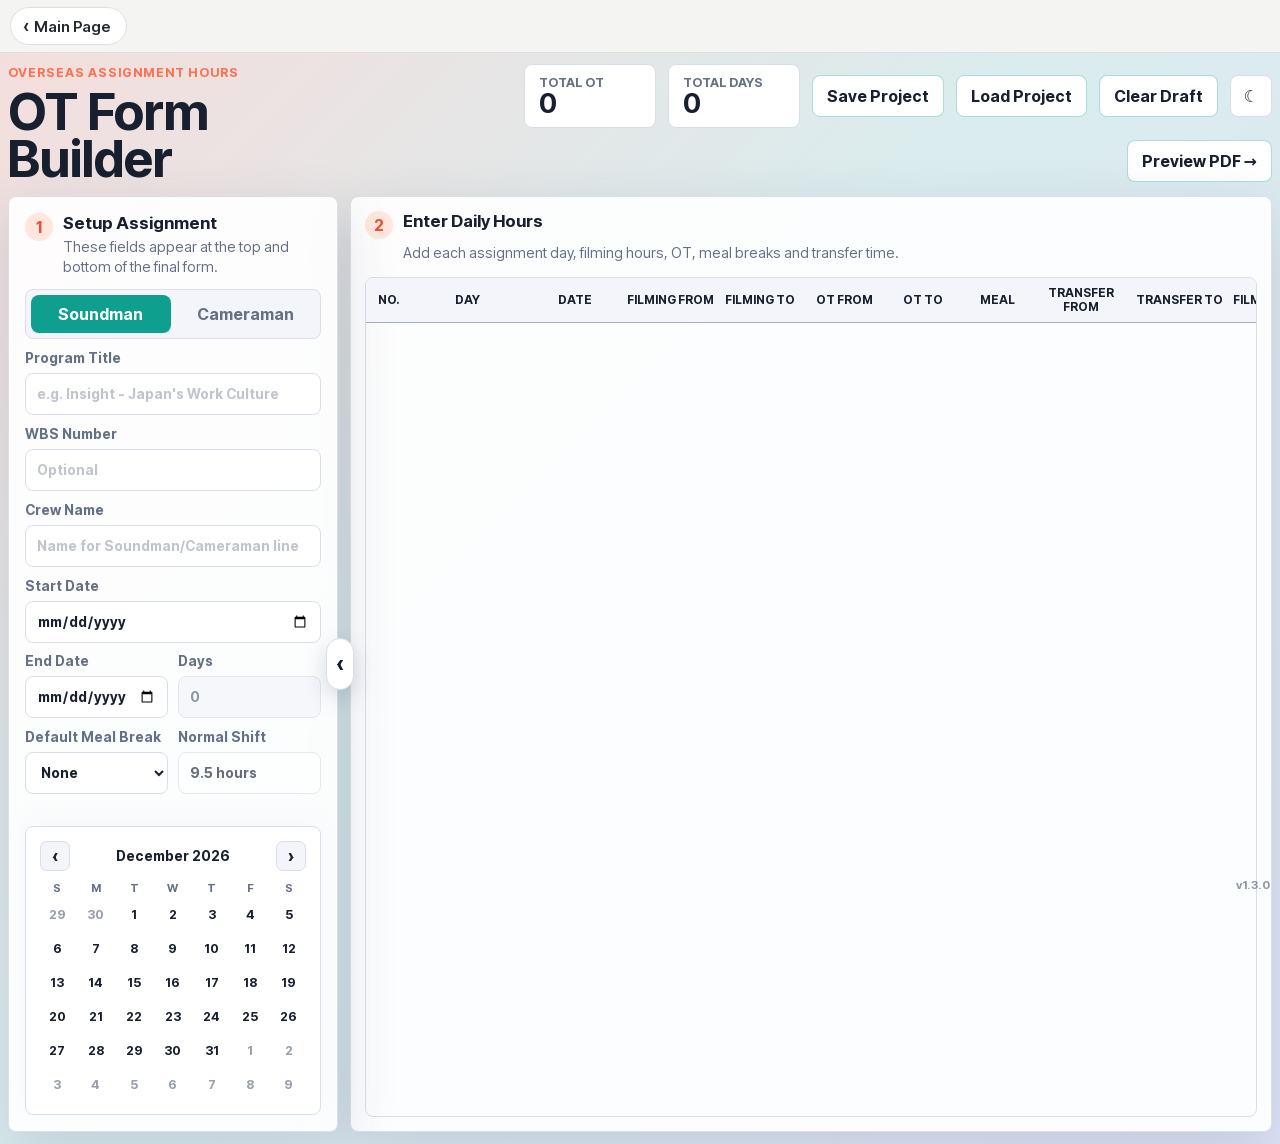
<file: ot/index.html>
<!doctype html>
<html lang="en">
  <head>
    <meta charset="utf-8">
    <meta name="viewport" content="width=device-width, initial-scale=1">
    <meta name="theme-color" content="#e85d3f">
    <meta name="apple-mobile-web-app-capable" content="yes">
    <meta name="apple-mobile-web-app-title" content="OT Builder">
    <meta name="apple-mobile-web-app-status-bar-style" content="default">
    <title>Overseas OT Form Builder</title>
    <link rel="manifest" href="../manifest.json">
    <link rel="icon" href="./icons/icon.svg" type="image/svg+xml">
    <link rel="apple-touch-icon" href="./icons/icon-192.png">
    <link rel="stylesheet" href="./styles.css">
    <link rel="stylesheet" href="../shell.css">
  </head>
  <body class="ot-form-builder-standalone">
    <div class="cna-topbar"><a class="cna-back" href="../"><span class="cna-back-arrow" aria-hidden="true">‹</span>Main Page</a></div>
    <div id="ot-form-builder">
      <main class="app-shell">
        <header class="hero">
        <div>
          <p class="eyebrow">Overseas Assignment Hours</p>
          <h1>OT Form Builder</h1>
        </div>
        <div class="hero-actions">
          <div class="total-pill">
            <span>Total OT</span>
            <strong id="totalOt">0</strong>
          </div>
          <div class="total-pill">
            <span>Total Days</span>
            <strong id="totalDays">0</strong>
          </div>
          <button id="saveProject" class="secondary-button" type="button">Save Project</button>
          <button id="loadProject" class="secondary-button" type="button">Load Project</button>
          <button id="clearDraft" class="secondary-button" type="button">Clear Draft</button>
          <input id="projectFile" class="visually-hidden" type="file" accept="application/json,.json">
          <span id="projectMessage" class="project-message" role="status" aria-live="polite"></span>
          <button id="themeToggle" class="icon-toggle" type="button" aria-pressed="false" aria-label="Switch to dark mode" title="Switch theme">☾</button>
          <button id="openPreview" class="secondary-button" type="button">Preview PDF →</button>
        </div>
      </header>

        <section id="editorView" class="app-view is-active">
          <section id="workspace" class="workspace">
          <aside class="setup-panel" aria-label="Form details">
          <div class="panel-header">
            <span class="step-badge">1</span>
            <div>
              <h2>Setup Assignment</h2>
              <p>These fields appear at the top and bottom of the final form.</p>
            </div>
            <button id="toggleMobileDetails" class="mobile-details-toggle" type="button" aria-expanded="true" aria-label="Collapse details">⌃</button>
          </div>

          <div class="role-toggle" aria-label="Role">
            <button class="is-active" type="button" data-role="SOUNDMAN">Soundman</button>
            <button type="button" data-role="CAMERAMAN">Cameraman</button>
          </div>

          <label>
            Program Title
            <input id="programTitle" type="text" placeholder="e.g. Insight - Japan's Work Culture">
          </label>

          <label>
            WBS Number
            <input id="wbsNumber" type="text" placeholder="Optional">
          </label>

          <label>
            Crew Name
            <input id="crewName" type="text" autocomplete="name" placeholder="Name for Soundman/Cameraman line">
          </label>

          <div class="date-builder">
            <div class="date-grid">
              <label>
                Start Date
                <input id="firstDate" type="date">
              </label>
              <label>
                End Date
                <input id="endDate" type="date">
              </label>
              <label>
                Days
                <input id="dayCount" type="number" min="0" value="0" readonly>
              </label>
            </div>
          </div>

          <div class="defaults">
            <label>
              Default Meal Break
              <select id="defaultMeal">
                <option value="" selected>None</option>
                <option value="0.5">0.5 hr</option>
                <option value="1">1 hr</option>
              </select>
            </label>
            <label>
              Normal Shift
              <input value="9.5 hours" disabled>
            </label>
          </div>

          <div class="calendar-spacer" aria-hidden="true"></div>
          <div id="miniCalendar" class="mini-calendar" aria-label="Month calendar"></div>
        </aside>

        <section class="sheet-panel" aria-label="Daily OT rows">
          <div class="panel-header sheet-heading">
            <div>
              <span class="step-badge">2</span>
              <h2>Enter Daily Hours</h2>
              <p>Add each assignment day, filming hours, OT, meal breaks and transfer time.</p>
            </div>
            <button id="toggleAllMobileRows" class="mobile-collapse-all" type="button" aria-label="Collapse all daily cards" aria-expanded="true">⌃</button>
          </div>
          <button id="toggleSetup" class="edge-toggle" type="button" aria-expanded="true" aria-label="Collapse details panel">‹</button>

          <div class="table-wrap">
            <table class="entry-table">
              <colgroup>
                <col class="col-no">
                <col class="col-day">
                <col class="col-date">
                <col class="col-time">
                <col class="col-time">
                <col class="col-time-small">
                <col class="col-time-small">
                <col class="col-meal">
                <col class="col-transfer">
                <col class="col-transfer">
                <col class="col-ot">
                <col class="col-ot">
                <col class="col-off">
                <col class="col-remarks">
                <col class="col-delete">
              </colgroup>
              <thead>
                <tr>
                  <th>No.</th>
                  <th>Day</th>
                  <th>Date</th>
                  <th>Filming From</th>
                  <th>Filming To</th>
                  <th>OT From</th>
                  <th>OT To</th>
                  <th>Meal</th>
                  <th>Transfer From</th>
                  <th>Transfer To</th>
                  <th>Filming OT</th>
                  <th>Transfer OT</th>
                  <th>Off / Rest</th>
                  <th>Remarks</th>
                  <th></th>
                </tr>
              </thead>
              <tbody id="rows"></tbody>
            </table>
          </div>
          <div id="mobileRows" class="mobile-entry-cards" aria-label="Daily OT cards"></div>
          <button id="mobileAddDay" class="secondary-button mobile-add-day" type="button" hidden>＋ Add Day</button>
        </section>
        </section>
        </section>

        <section id="previewView" class="app-view preview-page" aria-label="Form preview">
        <section class="preview-workspace">
          <aside class="preview-side-panel" aria-label="Preview options and signatures">
            <div class="panel-header">
              <span class="step-badge">3</span>
              <div>
                <h2>Sign & Generate PDF</h2>
                <p>Choose output style and add signatures before downloading.</p>
              </div>
            </div>

            <label>
              PDF style
              <select id="pdfStyle">
                <option value="template">Original Template</option>
                <option value="clean">Clean Table</option>
              </select>
            </label>

            <div class="signature-block">
              <div class="signature-block-header">
                <span>Crew Signature</span>
                <button id="clearCrewSignature" class="mini-button" type="button">Clear</button>
              </div>
              <canvas id="crewSignaturePad" class="signature-pad" width="420" height="160" aria-label="Soundman/Cameraman signature pad"></canvas>
            </div>

            <div class="signature-block">
              <div class="signature-block-header">
                <span>Producer / Reporter Signature</span>
                <button id="clearProducerSignature" class="mini-button" type="button">Clear</button>
              </div>
              <canvas id="producerSignaturePad" class="signature-pad" width="420" height="160" aria-label="Producer/Reporter signature pad"></canvas>
            </div>

            <div class="preview-actions">
              <button class="primary-button" type="button" data-download-pdf>Download PDF</button>
            </div>
          </aside>

          <section class="preview-main-panel">
            <div id="formPreview" class="form-preview"></div>
          </section>
        </section>
        </section>

        <section id="filesView" class="app-view files-page" aria-label="Saved PDF files">
        <section class="files-panel">
          <div class="panel-header">
            <div>
              <h2>Files</h2>
              <p>Projects and PDFs saved on this device.</p>
            </div>
          </div>
          <div class="files-tabs" role="tablist" aria-label="Files sections">
            <button class="is-active" type="button" role="tab" aria-selected="true" data-files-tab="projects">Projects</button>
            <button type="button" role="tab" aria-selected="false" data-files-tab="pdfs">PDFs</button>
          </div>

          <section id="projectsSection" class="files-section is-active" aria-label="Project files">
            <div class="project-tools">
              <button id="mobileSaveProject" class="secondary-button" type="button">Save Current Project</button>
              <button id="mobileLoadProject" class="secondary-button" type="button">Load Project</button>
              <button id="mobileClearDraft" class="secondary-button" type="button">Clear Current Draft</button>
            </div>
            <span id="filesProjectMessage" class="project-message" role="status" aria-live="polite"></span>
            <div id="projectsList" class="files-list" aria-live="polite"></div>
          </section>

          <section id="pdfsSection" class="files-section" aria-label="PDF files">
            <div id="filesList" class="files-list" aria-live="polite"></div>
          </section>
        </section>
        </section>
      </main>

      <div id="draftPrompt" class="draft-prompt" role="dialog" aria-modal="true" aria-labelledby="draftPromptTitle" hidden>
        <div class="draft-prompt-card">
          <h2 id="draftPromptTitle">Resume previous draft?</h2>
          <p>A local draft was found on this device. Resume it or start a fresh form.</p>
          <div class="draft-prompt-actions">
            <button id="resumeDraft" class="primary-button" type="button">Resume Draft</button>
            <button id="startNewDraft" class="secondary-button" type="button">Start New Draft</button>
          </div>
        </div>
      </div>

      <div id="mobileStickyActions" class="mobile-sticky-actions" aria-label="Mobile quick actions">
        <button id="stickyPreview" class="primary-button" type="button">Finalise</button>
        <button id="stickyBack" class="secondary-button" type="button">Back to Edit</button>
        <button id="stickyDownload" class="primary-button" type="button" data-download-pdf>Download PDF</button>
      </div>

      <nav id="mobileBottomNav" class="mobile-bottom-nav" aria-label="Mobile navigation">
        <button class="is-active" type="button" data-mobile-nav="home" aria-current="page">
          <span aria-hidden="true">⌂</span>
          <strong>Home</strong>
        </button>
        <button type="button" data-mobile-nav="files">
          <span aria-hidden="true">▣</span>
          <strong>Files</strong>
        </button>
      </nav>

      <footer class="app-version">v1.3.0</footer>
    </div>

    <script src="./app.js" type="module"></script>
    <script src="../shell.js"></script>
  </body>
</html>
</file>
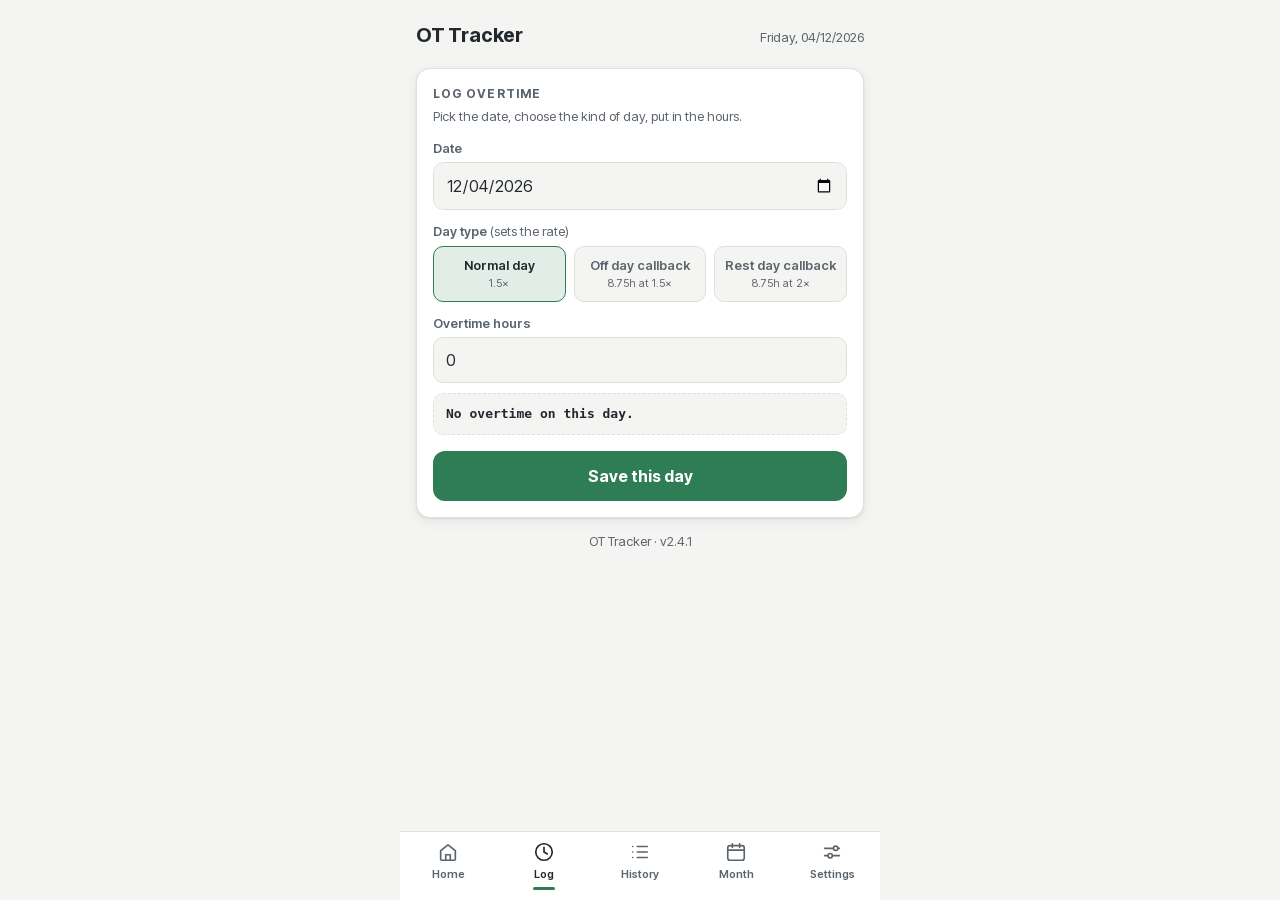
<file: otlog/index.html>
<!doctype html>
<html lang="en">
<head>
<meta charset="utf-8">
<script>
/* applied before first paint so switching Appearance never flashes the
   wrong theme for a frame on the next load */
(function () {
  try {
    var raw = localStorage.getItem("otlog.v1");
    var t = raw && JSON.parse(raw).settings && JSON.parse(raw).settings.theme;
    if (t === "light" || t === "dark") document.documentElement.setAttribute("data-theme", t);
  } catch (e) {}
})();
</script>
<title>OT Tracker</title>
<meta name="viewport" content="width=device-width, initial-scale=1, viewport-fit=cover">
<meta name="description" content="Log overtime hours by day type, see the month's total at the rates you are paid, and check it against your payslip — works fully offline.">

<!-- The container owns the one install identity for every app here, so
     this points at its manifest rather than declaring another. -->
<link rel="manifest" href="../manifest.json">
<link rel="stylesheet" href="../shell.css">
<meta name="theme-color" content="#171B20">
<meta name="apple-mobile-web-app-capable" content="yes">
<meta name="apple-mobile-web-app-status-bar-style" content="black-translucent">
<meta name="apple-mobile-web-app-title" content="OT Tracker">

<style>
  /* This app carries its own copy of the look rather than sharing a
     stylesheet with DOT.log. They are meant to be separately upgradable,
     and a shared file would mean a change to one could break the other —
     the one thing this whole app family is built to prevent. The greys are
     shared with the rest of the family so the apps still feel like one set;
     the accent is this app's own, matching the green of its days on the home
     screen calendar, so a green dot and this app read as the same thing. */
  :root {
    --paper: #F4F5F2;
    --card: #FFFFFF;
    --ink: #22282E;
    --ink-soft: #5B646D;
    --line: #DDE1DC;
    --accent: #2F7D54;      /* the green of its own calendar dots */
    --accent-ink: #FFFFFF;
    --good: #1F7A70;
    --good-soft: #E3F1E9;
    --danger: #C9553D;
    --tab-bg: #FFFFFF;
    --shadow: 0 1px 3px rgba(30,36,42,.08), 0 4px 14px rgba(30,36,42,.06);
  }
  @media (prefers-color-scheme: dark) {
    :root {
      --paper: #171B20; --card: #21262D; --ink: #E9ECEE; --ink-soft: #9AA4AD;
      --line: #333B44; --accent: #52B983; --accent-ink: #06251A;
      --good: #46B3A8; --good-soft: #22352B; --danger: #E07A63;
      --tab-bg: #21262D;
      --shadow: 0 1px 3px rgba(0,0,0,.35), 0 4px 14px rgba(0,0,0,.25);
    }
  }
  :root[data-theme="light"] {
    --paper: #F4F5F2; --card: #FFFFFF; --ink: #22282E; --ink-soft: #5B646D;
    --line: #DDE1DC; --accent: #2F7D54; --accent-ink: #FFFFFF;
    --good: #1F7A70; --good-soft: #E3F1E9; --danger: #C9553D;
    --tab-bg: #FFFFFF;
    --shadow: 0 1px 3px rgba(30,36,42,.08), 0 4px 14px rgba(30,36,42,.06);
  }
  :root[data-theme="dark"] {
    --paper: #171B20; --card: #21262D; --ink: #E9ECEE; --ink-soft: #9AA4AD;
    --line: #333B44; --accent: #52B983; --accent-ink: #06251A;
    --good: #46B3A8; --good-soft: #22352B; --danger: #E07A63;
    --tab-bg: #21262D;
    --shadow: 0 1px 3px rgba(0,0,0,.35), 0 4px 14px rgba(0,0,0,.25);
  }

  * { box-sizing: border-box; }
  html, body { margin: 0; padding: 0; }
  body {
    background: var(--paper);
    color: var(--ink);
    /* Inter Tight is served from this site by the container's stylesheet,
       not fetched from Google. The phone's own font stays behind it, so
       nothing is blank if the file has not arrived. */
    font: 16px/1.5 "Inter Tight", -apple-system, "SF Pro Text", "Segoe UI", Roboto, system-ui, sans-serif;
    min-height: 100vh;
  }
  .app {
    max-width: 480px;
    margin: 0 auto;
    /* installed as a standalone app the page draws under the notch, so the
       top safe area is cleared here. In a browser tab that inset is 0. */
    padding: calc(20px + env(safe-area-inset-top)) 16px calc(84px + env(safe-area-inset-bottom));
  }
  header.top {
    display: flex; align-items: baseline; justify-content: space-between;
    margin-bottom: 18px;
  }
  header.top h1 { font-size: 20px; font-weight: 800; letter-spacing: -0.01em; margin: 0; }
  header.top .date-line { font-size: 13px; color: var(--ink-soft); }

  .card {
    background: var(--card);
    border: 1px solid var(--line);
    border-radius: 14px;
    box-shadow: var(--shadow);
    padding: 16px;
    margin-bottom: 14px;
  }
  .card h2 {
    margin: 0 0 4px;
    font-size: 12px; font-weight: 700;
    text-transform: uppercase; letter-spacing: 0.09em;
    color: var(--ink-soft);
  }
  .card .hint { font-size: 13px; color: var(--ink-soft); margin: 0 0 12px; }

  /* ---- day-type segmented control ---- */
  .seg { display: flex; gap: 8px; flex-wrap: wrap; }
  .seg button {
    flex: 1 1 30%;
    font: inherit; font-size: 13px; font-weight: 600;
    color: var(--ink-soft);
    background: var(--paper);
    border: 1.5px solid var(--line);
    border-radius: 10px;
    padding: 9px 6px;
    cursor: pointer;
    -webkit-tap-highlight-color: transparent;
  }
  .seg button.on {
    color: var(--ink);
    border-color: var(--accent);
    background: color-mix(in srgb, var(--accent) 14%, var(--card));
  }
  .seg button small { display: block; font-weight: 400; font-size: 11px; color: var(--ink-soft); }

  /* ---- inputs ---- */
  label.field { display: block; font-size: 13px; font-weight: 600; color: var(--ink-soft); margin: 12px 0 4px; }
  input[type="date"], input[type="month"], input[type="number"], textarea {
    width: 100%; max-width: 100%; box-sizing: border-box;
    font: inherit; color: var(--ink);
    background: var(--paper);
    border: 1px solid var(--line);
    border-radius: 10px;
    padding: 10px 12px;
  }
  input:focus-visible, button:focus-visible, textarea:focus-visible {
    outline: 2px solid var(--accent); outline-offset: 2px;
  }
  /* iOS renders its native date/month control wider than the box it is
     given and lets it protrude past the card. This wrapper clips it back
     to the card's width — the same fix DOT.log carries. */
  .field-clip { overflow: hidden; border-radius: 10px; }
  .row2 { display: flex; gap: 10px; }
  .row2 > div { flex: 1; }
  #history-month, #month-pick { margin: 8px 0 10px; font-weight: 600; }

  .formula-box {
    background: var(--paper);
    border: 1px dashed var(--line);
    border-radius: 10px;
    padding: 10px 12px;
    margin-top: 10px;
  }
  .formula-text {
    font-family: ui-monospace, "SF Mono", Menlo, Consolas, monospace;
    font-size: 13px; font-weight: 600; color: var(--ink);
    margin: 0;
  }
  .calc-note {
    display: block; margin-top: 7px;
    /* the sum above is monospaced so the columns line up; this is a
       sentence, so it goes back to the app's own face */
    font-family: "Inter Tight", -apple-system, "SF Pro Text", "Segoe UI", Roboto, system-ui, sans-serif;
    font-size: 12px; font-weight: 400;
    color: var(--ink-soft); line-height: 1.45;
  }

  button.primary {
    width: 100%;
    margin-top: 16px;
    font: inherit; font-weight: 700; font-size: 16px;
    background: var(--accent); color: var(--accent-ink);
    border: none; border-radius: 12px;
    padding: 13px;
    cursor: pointer;
  }
  button.primary:active { filter: brightness(0.95); }
  button.secondary {
    font: inherit; font-weight: 600; font-size: 14px;
    background: transparent; color: var(--ink);
    border: 1px solid var(--line); border-radius: 10px;
    padding: 9px 14px; cursor: pointer;
  }
  button.secondary.danger { color: var(--danger); border-color: var(--danger); }
  button.danger-link {
    font: inherit; font-size: 13px; font-weight: 600;
    background: none; border: none; color: var(--danger);
    cursor: pointer; padding: 8px 4px; min-height: 32px;
  }
  button.edit-link {
    font: inherit; font-size: 13px; font-weight: 600;
    background: none; border: none; color: var(--ink);
    cursor: pointer; padding: 8px 4px; min-height: 32px;
  }
  .btn-row { display: flex; gap: 10px; margin-top: 12px; }
  .btn-row button { flex: 1; }

  .status-banner {
    display: flex; align-items: center; gap: 10px;
    background: var(--good-soft); color: var(--good);
    border-radius: 10px; padding: 10px 12px;
    font-size: 14px; font-weight: 600;
    margin-bottom: 12px;
  }
  .dot { width: 9px; height: 9px; border-radius: 50%; background: var(--good); flex: none; }

  .carry-banner {
    background: color-mix(in srgb, var(--accent) 16%, var(--card));
    border: 1px solid color-mix(in srgb, var(--accent) 50%, var(--line));
    border-radius: 12px;
    padding: 12px 14px;
    margin-bottom: 12px;
    font-size: 14px;
  }
  .carry-banner p { margin: 0 0 10px; }
  .carry-banner button { padding: 8px 14px; }

  /* ---- history list ---- */
  .dayrow { padding: 11px 2px; border-bottom: 1px solid var(--line); }
  .dayrow:last-child { border-bottom: none; }
  .dayrow-top { display: flex; align-items: center; justify-content: space-between; gap: 8px; }
  .dayrow .when { font-size: 14px; font-weight: 600; }
  .dayrow .what { display: flex; align-items: center; gap: 10px; flex: 0 0 auto; }
  /* Edit and Delete travel together with more air between them than the
     rest of the row, so a safe tap and a destructive one are not neighbours */
  .dayrow .actions { display: flex; gap: 18px; white-space: nowrap; }
  .dayrow-sub { font-size: 12px; color: var(--ink-soft); margin-top: 3px; }

  .ot-pill {
    font-size: 12px; font-weight: 700;
    background: color-mix(in srgb, var(--accent) 18%, transparent);
    color: var(--ink);
    border-radius: 999px; padding: 3px 10px;
    font-variant-numeric: tabular-nums;
  }

  /* ---- month summary ---- */
  .stat-row { display: flex; gap: 10px; margin: 12px 0 0; }
  .stat {
    flex: 1; background: var(--paper); border: 1px solid var(--line);
    border-radius: 10px; padding: 10px 12px;
  }
  .stat .n { font-size: 21px; font-weight: 800; font-variant-numeric: tabular-nums; }
  .stat .l { font-size: 11px; font-weight: 600; text-transform: uppercase; letter-spacing: 0.07em; color: var(--ink-soft); }

  .tbl-wrap { overflow-x: auto; margin-top: 8px; }
  table { border-collapse: collapse; width: 100%; font-size: 14px; }
  th {
    text-align: left; font-size: 11px; text-transform: uppercase; letter-spacing: 0.07em;
    color: var(--ink-soft); padding: 6px 8px; border-bottom: 1px solid var(--line);
  }
  td { padding: 8px; border-bottom: 1px solid var(--line); font-variant-numeric: tabular-nums; }
  tr:last-child td { border-bottom: none; }
  td.num, th.num { text-align: right; }
  .totals-line { margin-top: 10px; font-size: 14px; }
  .empty { color: var(--ink-soft); font-size: 14px; text-align: center; padding: 18px 0; }

  /* ---- collapsible settings sections ---- */
  details.sec { padding: 0; }
  details.sec > summary {
    list-style: none;
    display: flex; align-items: center; gap: 10px;
    padding: 15px 16px;
    cursor: pointer;
    -webkit-tap-highlight-color: transparent;
  }
  details.sec > summary::-webkit-details-marker { display: none; }
  details.sec > summary:focus-visible { outline: 2px solid var(--accent); outline-offset: -2px; border-radius: 14px; }
  .sec-title {
    flex: 1;
    font-size: 12px; font-weight: 700;
    text-transform: uppercase; letter-spacing: 0.09em;
    color: var(--ink);
  }
  .sec-meta { font-size: 12px; color: var(--ink-soft); font-variant-numeric: tabular-nums; }
  .chev {
    flex: none; width: 8px; height: 8px; margin: -3px 2px 0 0;
    border-right: 2px solid var(--ink-soft); border-bottom: 2px solid var(--ink-soft);
    transform: rotate(45deg);
    transition: transform .15s ease;
  }
  details.sec[open] > summary .chev { transform: rotate(-135deg); margin-top: 3px; }
  @media (prefers-reduced-motion: reduce) { .chev { transition: none; } }
  .sec-body { padding: 0 16px 16px; }
  .sec-body > .field:first-child { margin-top: 0; }

  /* ---- tabs ---- */
  nav.tabs {
    position: fixed; bottom: 0; left: 0; right: 0;
    background: var(--tab-bg);
    border-top: 1px solid var(--line);
    display: flex;
    max-width: 480px; margin: 0 auto;
    padding-bottom: env(safe-area-inset-bottom);
  }
  nav.tabs button {
    flex: 1;
    font: inherit; font-size: 11px; font-weight: 600;
    background: none; border: none;
    color: var(--ink-soft);
    padding: 9px 0 10px;
    cursor: pointer;
    display: flex; flex-direction: column; align-items: center; gap: 3px;
  }
  nav.tabs button.active { color: var(--ink); }
  /* line icons rather than emoji: emoji render at a different weight,
     colour and baseline on every platform, so a bar of them never looks
     like one set */
  nav.tabs button svg { width: 22px; height: 22px; display: block; }
  nav.tabs button.active .ico-bar { background: var(--accent); }
  .ico-bar { width: 22px; height: 3px; border-radius: 2px; background: transparent; margin-top: 2px; }
  /* Home rides in the same row as the tabs but leaves the app instead of
     switching screens, so it is a link and carries its own copy of the tab
     styling. It never lights up — you are never "on" Home while you are in
     here. The empty bar keeps its label sitting on the same line as the
     others. */
  nav.tabs a.tab-home {
    flex: 1;
    font: inherit; font-size: 11px; font-weight: 600;
    color: var(--ink-soft);
    padding: 9px 0 10px;
    display: flex; flex-direction: column; align-items: center; gap: 3px;
    text-decoration: none;
    -webkit-tap-highlight-color: transparent;
  }
  nav.tabs a.tab-home svg { width: 22px; height: 22px; display: block; }
  nav.tabs a.tab-home:active { opacity: .6; }
  nav.tabs a.tab-home:focus-visible { outline: 2px solid var(--accent); outline-offset: -2px; }
  /* A 320px phone splits six tabs into 53px each, which the word "Settings"
     fills to the pixel. Drop the label a notch there so nothing sits on the
     screen edge. */
  @media (max-width: 359px) {
    nav.tabs button, nav.tabs a.tab-home { font-size: 10px; }
  }

  .screen { display: none; }
  .screen.active { display: block; }

  .toast {
    position: fixed; left: 50%; transform: translateX(-50%);
    bottom: calc(76px + env(safe-area-inset-bottom));
    background: var(--ink); color: var(--paper);
    font-size: 14px; font-weight: 600;
    border-radius: 999px; padding: 9px 18px;
    opacity: 0; pointer-events: none;
    transition: opacity .25s;
    max-width: 90vw; text-align: center;
    z-index: 10;
  }
  .toast.show { opacity: 1; }
  @media (prefers-reduced-motion: reduce) { .toast { transition: none; } }

  /* ---- dialog ---- */
  .overlay {
    position: fixed; inset: 0;
    background: rgba(0,0,0,.5);
    display: flex; align-items: center; justify-content: center;
    padding: 20px;
    z-index: 20;
  }
  .overlay[hidden] { display: none; }
  .modal {
    background: var(--card);
    border: 1px solid var(--line);
    border-radius: 16px;
    box-shadow: var(--shadow);
    width: 100%; max-width: 420px;
    max-height: 85vh; overflow-y: auto;
    padding: 18px;
  }
  .modal h3 { margin: 0 0 10px; font-size: 16px; }
  .modal .hint { font-size: 12px; color: var(--ink-soft); margin: 8px 0 0; }
  .modal textarea {
    width: 100%;
    font: 13px/1.5 ui-monospace, "SF Mono", Menlo, Consolas, monospace;
    color: var(--ink);
    background: var(--paper);
    border: 1px solid var(--line);
    border-radius: 10px;
    padding: 10px;
    resize: none;
  }
</style>
</head>
<body>

<div class="app">
  <header class="top">
    <h1>OT Tracker</h1>
    <span class="date-line" id="today-line"></span>
  </header>

  <!-- ============ LOG ============ -->
  <section class="screen active" id="screen-log">
    <div id="carry-banner"></div>
    <div id="today-status"></div>

    <div class="card">
      <h2>Log overtime</h2>
      <p class="hint">Pick the date, choose the kind of day, put in the hours.</p>

      <label class="field" for="log-date">Date</label>
      <div class="field-clip"><input type="date" id="log-date" max="2100-12-31"></div>

      <label class="field">Day type <span style="font-weight:400">(sets the rate)</span></label>
      <div class="seg" id="day-type" role="group" aria-label="Day type">
        <button type="button" data-v="normal" class="on">Normal day<small>1.5&times;</small></button>
        <button type="button" data-v="off">Off day callback<small>8.75h at 1.5&times;</small></button>
        <button type="button" data-v="rest">Rest day callback<small>8.75h at 2&times;</small></button>
      </div>

      <label class="field" for="ot-hours">Overtime hours</label>
      <input type="number" id="ot-hours" min="0" max="24" step="0.5" value="0" inputmode="decimal">

      <div class="formula-box"><p class="formula-text" id="live-calc">&nbsp;</p></div>

      <button class="primary" id="save-entry">Save this day</button>
    </div>

    <p class="hint" style="text-align:center; margin: 2px 0 0; font-size:13px; color:var(--ink-soft)">OT Tracker · v2.4.1</p>
  </section>

  <!-- ============ HISTORY ============ -->
  <section class="screen" id="screen-history">
    <div class="card">
      <h2>Days logged</h2>
      <div class="field-clip"><input type="month" id="history-month"></div>
      <div id="history-list"></div>
    </div>
  </section>

  <!-- ============ MONTH ============ -->
  <section class="screen" id="screen-month">
    <div class="card">
      <h2>Month summary</h2>
      <div class="field-clip"><input type="month" id="month-pick"></div>
      <div class="stat-row">
        <div class="stat"><div class="n" id="stat-days">0</div><div class="l">Days</div></div>
        <div class="stat"><div class="n" id="stat-hours">0</div><div class="l">Hours</div></div>
        <div class="stat"><div class="n" id="stat-pay">–</div><div class="l">OT pay</div></div>
      </div>
    </div>

    <div class="card">
      <h2>Overtime breakdown</h2>
      <p class="hint">Check this against your payslip.</p>
      <div class="tbl-wrap"><table id="ot-table"></table></div>
      <div class="totals-line" id="ot-totals"></div>
      <div class="btn-row"><button class="secondary" id="copy-ot">Copy list</button></div>
    </div>
  </section>

  <!-- ============ SETTINGS ============ -->
  <section class="screen" id="screen-settings">
    <details class="card sec" id="sec-pay">
      <summary>
        <span class="sec-title">Pay rules</span>
        <span class="sec-meta" id="pay-meta"></span>
        <span class="chev"></span>
      </summary>
      <div class="sec-body">
        <p class="hint">Your hourly rate stays on this phone. Leave it blank and the app still counts hours, it just will not work out the money.</p>

        <label class="field" for="base-rate">Hourly base rate ($)</label>
        <input type="number" id="base-rate" min="0" step="0.01" inputmode="decimal" placeholder="leave blank to skip pay">

        <div class="formula-box">
          <p class="hint" style="margin:0 0 6px;">Not sure of your rate? Singapore's standard formula (Employment Act, 44-hour work week):</p>
          <p class="formula-text">hourly rate = monthly basic pay &times; 12 &divide; (52 &times; 44)</p>
          <div class="row2" style="margin-top:10px; align-items:flex-end;">
            <div>
              <label class="field" for="monthly-pay" style="margin-top:0;">Monthly basic pay ($)</label>
              <input type="number" id="monthly-pay" min="0" step="1" inputmode="decimal" placeholder="e.g. 3000">
            </div>
            <div>
              <button class="secondary" id="use-computed-rate" type="button" style="width:100%;">Use <span id="computed-rate">$0.00</span>/hr</button>
            </div>
          </div>
        </div>

        <div class="row2">
          <div>
            <label class="field" for="mult-low">Normal &amp; off day</label>
            <input type="number" id="mult-low" min="1" step="0.1" inputmode="decimal">
          </div>
          <div>
            <label class="field" for="mult-high">Rest day callback</label>
            <input type="number" id="mult-high" min="1" step="0.1" inputmode="decimal">
          </div>
        </div>

        <button class="primary" id="save-pay">Save pay rules</button>
      </div>
    </details>

    <!-- Backing up moved to the main page, where one press covers this
         app and every other one. -->
    <details class="card sec" id="sec-storage">
      <summary>
        <span class="sec-title">Storage</span>
        <span class="sec-meta" id="backup-meta"></span>
        <span class="chev"></span>
      </summary>
      <div class="sec-body">
        <p class="hint" id="backup-age" style="font-weight:600;color:var(--ink)"></p>
        <p class="hint">Back up from Settings on the main page — one press covers this app and every other one.</p>
      </div>
    </details>

    <details class="card sec">
      <summary>
        <span class="sec-title">Start again</span>
        <span class="sec-meta" id="wipe-meta"></span>
        <span class="chev"></span>
      </summary>
      <div class="sec-body">
        <p class="hint">Wipes every day logged in this app and puts the pay rules back to standard. Nothing in Driving Log or any other app is touched.</p>
        <button class="secondary danger" id="wipe-all" style="width:100%">Erase everything in OT Tracker</button>
      </div>
    </details>
  </section>
</div>

<nav class="tabs" aria-label="Sections">
  <!-- Home leaves this app for the front door. It is a link rather than a
       button on purpose: the app's own tab code looks for buttons, so it
       never sees this one and never tries to open it as a screen. -->
  <a class="tab-home" href="../">
    <svg viewBox="0 0 24 24" fill="none" stroke="currentColor" stroke-width="1.8" stroke-linecap="round" stroke-linejoin="round" aria-hidden="true">
      <path d="M4 10.6 12 4.2l8 6.4V20a1 1 0 0 1-1 1H5a1 1 0 0 1-1-1z"/><path d="M9.5 21v-6h5v6"/>
    </svg>Home<span class="ico-bar"></span>
  </a>
  <button data-screen="screen-log" class="active">
    <svg viewBox="0 0 24 24" fill="none" stroke="currentColor" stroke-width="1.8" stroke-linecap="round" stroke-linejoin="round" aria-hidden="true">
      <circle cx="12" cy="12" r="9"/><path d="M12 6.8V12l3.6 2.1"/>
    </svg>Log<span class="ico-bar"></span>
  </button>
  <button data-screen="screen-history">
    <svg viewBox="0 0 24 24" fill="none" stroke="currentColor" stroke-width="1.8" stroke-linecap="round" stroke-linejoin="round" aria-hidden="true">
      <path d="M9 6h11M9 12h11M9 18h11M4 6h.01M4 12h.01M4 18h.01"/>
    </svg>History<span class="ico-bar"></span>
  </button>
  <button data-screen="screen-month">
    <svg viewBox="0 0 24 24" fill="none" stroke="currentColor" stroke-width="1.8" stroke-linecap="round" stroke-linejoin="round" aria-hidden="true">
      <rect x="3" y="5" width="18" height="16" rx="2.5"/><path d="M3 10h18M8 3v4M16 3v4"/>
    </svg>Month<span class="ico-bar"></span>
  </button>
  <button data-screen="screen-settings">
    <svg viewBox="0 0 24 24" fill="none" stroke="currentColor" stroke-width="1.8" stroke-linecap="round" stroke-linejoin="round" aria-hidden="true">
      <path d="M4 8h9M19 8h1M4 16h3M13 16h7"/>
      <circle cx="16" cy="8" r="2.4"/><circle cx="10" cy="16" r="2.4"/>
    </svg>Settings<span class="ico-bar"></span>
  </button>
</nav>

<div class="toast" id="toast" role="status"></div>

<div class="overlay" id="overlay" hidden>
  <div class="modal">
    <h3 id="modal-title"></h3>
    <p class="hint" id="modal-message" style="display:none; font-size:14px; margin:0 0 12px;"></p>
    <textarea id="modal-text" readonly rows="9" style="display:none"></textarea>
    <div class="btn-row" id="modal-actions"></div>
    <p class="hint" id="modal-hint"></p>
    <button class="primary" id="modal-close">Close</button>
  </div>
</div>

<script>
(function () {
  "use strict";

  var KEY = "otlog.v1";
  var $ = function (id) { return document.getElementById(id); };

  /* ---------- small helpers ---------- */
  var DAYS = ["Sunday", "Monday", "Tuesday", "Wednesday", "Thursday", "Friday", "Saturday"];
  var MONTHS = ["January", "February", "March", "April", "May", "June",
                "July", "August", "September", "October", "November", "December"];
  var DAY_TYPE_LABEL = { normal: "Normal day", off: "Off day callback", rest: "Rest day callback" };

  function pad2(n) { return (n < 10 ? "0" : "") + n; }
  function isoOf(d) { return d.getFullYear() + "-" + pad2(d.getMonth() + 1) + "-" + pad2(d.getDate()); }
  function todayISO() { return isoOf(new Date()); }
  function fmt(iso) { var p = iso.split("-"); return p[2] + "/" + p[1] + "/" + p[0]; }
  function dayName(iso) {
    var p = iso.split("-");
    return DAYS[new Date(+p[0], p[1] - 1, +p[2]).getDay()];
  }
  function monthLabel(ym) {
    var p = ym.split("-");
    return MONTHS[+p[1] - 1] + " " + p[0];
  }
  function money(n) {
    return "$" + n.toFixed(2).replace(/\B(?=(\d{3})+(?!\d))/g, ",");
  }
  /* Two decimals, not one. Hours are entered in half hours, but a rest day
     split across two rates lands on a quarter — 10.5h becomes 19.75h paid,
     and rounding that to 19.8 puts this screen 0.05h out of step with the
     payslip it exists to be checked against. */
  function hoursStr(n) {
    var r = Math.round(n * 100) / 100;
    return r % 1 === 0 ? String(r) : String(parseFloat(r.toFixed(2)));
  }
  function el(tag, cls, text) {
    var e = document.createElement(tag);
    if (cls) e.className = cls;
    if (text !== undefined) e.textContent = text;
    return e;
  }
  var toastTimer;
  function toast(msg) {
    var t = $("toast");
    t.textContent = msg;
    t.classList.add("show");
    clearTimeout(toastTimer);
    toastTimer = setTimeout(function () { t.classList.remove("show"); }, 2200);
  }

  /* ---------- storage ---------- */
  function defaults() {
    return {
      schema: 1,
      entries: {},
      settings: { baseRate: null, multLow: 1.5, multHigh: 2, theme: "auto" }
    };
  }
  function load() {
    var db;
    try { db = JSON.parse(localStorage.getItem(KEY)) || defaults(); }
    catch (e) { db = defaults(); }
    /* defend against a valid-but-partial saved blob so the app never fails
       to boot on a hand-edited or half-written store */
    if (!db || typeof db !== "object") db = defaults();
    if (!db.entries || typeof db.entries !== "object") db.entries = {};
    if (!db.settings || typeof db.settings !== "object") db.settings = defaults().settings;

    var s = db.settings;
    if (typeof s.baseRate !== "number" || isNaN(s.baseRate) || s.baseRate <= 0) s.baseRate = null;
    if (typeof s.multLow !== "number" || isNaN(s.multLow) || s.multLow <= 0) s.multLow = 1.5;
    if (typeof s.multHigh !== "number" || isNaN(s.multHigh) || s.multHigh <= 0) s.multHigh = 2;
    if (["light", "dark", "auto"].indexOf(s.theme) === -1) s.theme = "auto";

    /* drop anything malformed rather than let it blow up rendering later */
    Object.keys(db.entries).forEach(function (k) {
      var e = db.entries[k];
      if (!e || typeof e !== "object" || !/^\d{4}-\d{2}-\d{2}$/.test(k)) { delete db.entries[k]; return; }
      e.date = k;
      if (typeof e.ot !== "number" || isNaN(e.ot) || e.ot <= 0) { delete db.entries[k]; return; }
      if (!DAY_TYPE_LABEL[e.dayType]) e.dayType = "normal";
    });

    db.schema = 1;
    return db;
  }

  /* ---------- one-time carry-over from DOT.log ----------
     DOT.log kept overtime inside its own day record for years before this
     app existed. Rather than ask anyone to retype it, this reads DOT.log's
     own storage once — the same origin, so no import step, no file — and
     copies just the overtime out of it.

     This never writes back to DOT.log. Its store is read only, and every
     day already logged there is left exactly as it is: still visible in
     DOT.log today, still there if this copy is ever wrong and needs to be
     taken again by clearing db.migratedFromDotLog by hand.

     Normally runs once ever, so a day someone deletes in OT Tracker does
     not reappear on the next boot. The exception is a restore: Driving Log
     stamps restoredAt into its own store when an old backup is brought
     back, and overtime inside that backup would otherwise sit there
     invisible forever, since this app had already had its one run. So a
     restore newer than the last run makes this look again — and even then
     it only adds dates that are not already here. This app reads Driving
     Log's store and decides for itself; nothing writes into anyone else's. */
  function carryOverFromDotLog() {
    var raw, src = null;
    try { raw = localStorage.getItem("driveotlog.v1"); src = raw && JSON.parse(raw); }
    catch (e) { src = null; }

    /* older installs stored true rather than a time; treat that as "long
       ago" so any real restore still counts as newer */
    var lastRun = typeof db.migratedFromDotLog === "number" ? db.migratedFromDotLog
                : db.migratedFromDotLog ? 1 : 0;
    var restoredAt = src && typeof src.restoredAt === "number" ? src.restoredAt : 0;
    if (lastRun && restoredAt <= lastRun) return { ranAlready: true, copied: 0 };

    var copied = 0;
    try {
      if (src && typeof src === "object" && src.entries && typeof src.entries === "object") {
        Object.keys(src.entries).forEach(function (iso) {
          if (!/^\d{4}-\d{2}-\d{2}$/.test(iso) || db.entries[iso]) return;
          var e = src.entries[iso];
          if (!e || typeof e !== "object") return;
          var ot = typeof e.ot === "number" ? e.ot : NaN;
          if (isNaN(ot) || ot <= 0) return;
          db.entries[iso] = { date: iso, ot: ot, dayType: DAY_TYPE_LABEL[e.dayType] ? e.dayType : "normal" };
          copied++;
        });
        /* the pay rate is only carried onto a rate nobody has set here yet,
           so a value already put into OT Tracker is never overwritten */
        var s = src.settings;
        if (db.settings.baseRate === null && s && typeof s === "object") {
          if (typeof s.baseRate === "number" && s.baseRate > 0) db.settings.baseRate = s.baseRate;
          if (typeof s.multLow === "number" && s.multLow > 0) db.settings.multLow = s.multLow;
          if (typeof s.multHigh === "number" && s.multHigh > 0) db.settings.multHigh = s.multHigh;
        }
      }
    } catch (e) { /* Driving Log has never been used on this phone, or its
                      store is unreadable — nothing to carry, not a failure */ }
    db.migratedFromDotLog = Date.now();
    return { ranAlready: false, copied: copied };
  }

  var db = load();
  var carryResult = carryOverFromDotLog();
  function save() {
    try { localStorage.setItem(KEY, JSON.stringify(db)); }
    catch (e) { toast("Phone storage is full — not saved"); }
    publishCard();
  }

  /* ---------- the figure this app puts on the home screen ----------
     The home screen never reads this app's storage. This app decides its
     own number and leaves it here in a shape the home screen agrees to
     read, so OT Tracker can change however it likes without the home
     screen knowing. Not written yet means the home screen simply shows
     nothing for OT Tracker rather than failing.

     weight fixes the order on the home screen so figures do not swap
     places as the numbers change. go is the screen a tap opens.       */
  function publishCard() {
    try {
      var ym = todayISO().slice(0, 7);
      var hours = monthKeys(ym).reduce(function (s, k) { return s + db.entries[k].ot; }, 0);
      /* The same weighted figure the month screen shows, so the home
         screen and this app can never disagree about the money. */
      var weighted = monthKeys(ym).reduce(function (s, k) {
        return s + otWeightedHours(db.entries[k]);
      }, 0);
      /* Which days had overtime, for the home screen's calendar. This app
         picks its own colour and wording; the home screen only draws. */
      var cutoff = new Date();
      cutoff.setDate(cutoff.getDate() - 400);
      var since = cutoff.toISOString().slice(0, 10);
      var otDays = {};
      Object.keys(db.entries).forEach(function (iso) {
        var e = db.entries[iso];
        if (e && e.ot > 0 && iso >= since) otDays[iso] = hoursStr(e.ot) + "h";
      });

      /* What is still outstanding, in this app's own words. Hours with
         no rate set are the one that matters: the app can count them but
         cannot tell anyone what they are worth. */
      var jobs = [];
      var anyHours = Object.keys(db.entries).length > 0;
      if (anyHours && !db.settings.baseRate) {
        jobs.push({ key: "rate", weight: 8, go: "#settings",
          text: "Set your hourly rate" });
      }
      /* No backup job here any more: the main page raises one reminder
         covering every app, from the dates each of them reports. */

      localStorage.setItem("cna.card.otlog", JSON.stringify({
        app: "otlog",
        name: "OT Tracker",
        at: Date.now(),
        backupAt: db.lastBackupAt || null,
        hasData: anyHours,
        todo: jobs,
        marks: [
          /* go is where a tap on that day's dot lands, on the home
             screen's calendar. A bare #screen in this app's own folder. */
          { key: "ot", label: "Overtime", colour: "#3E9B6B", days: otDays, go: "#history" }
        ],
        /* The estimate only appears once an hourly rate exists. With no
           rate there is simply no second figure — the home screen is not
           the place to be nagged about a setting. */
        items: [
          { key: "hours", value: hoursStr(hours), label: "OT hours",
            alert: false, weight: 30, go: "#month" }
        ].concat(db.settings.baseRate ? [
          /* 14 puts this first in the smaller second row: below the hours,
             and below the three figures that earn the full-size row, but
             ahead of everything else down there. */
          { key: "pay", value: money(weighted * db.settings.baseRate),
            label: "est OT $", alert: false, weight: 14, go: "#month" }
        ] : [])
      }));
    } catch (e) { /* nothing on the home screen is worth failing over */ }
  }
  save(); /* write back whatever load() tidied up, and any carry-over above */

  function applyTheme() {
    var t = db.settings.theme;
    if (t === "light" || t === "dark") document.documentElement.setAttribute("data-theme", t);
    else document.documentElement.removeAttribute("data-theme"); /* auto: follow the device */
  }
  applyTheme();
  /* the container writes this app's theme into the same store, so pick up
     a change made on the home screen while this page was already open */
  window.addEventListener("storage", function (ev) {
    if (ev.key !== KEY) return;
    db = load();
    applyTheme();
    renderAll();
  });

  /* ---------- OT pay rules (shift work) ----------
     normal day : every hour at multLow (1.5x)
     off  day   : a flat 8.75h at multLow  (1.5x), plus anything past 9.5h
     rest day   : a flat 8.75h at multHigh (2x),   plus anything past 9.5h

     Being called in pays the flat 8.75 hours whether you were there two
     hours or nine -- a 9.5-hour shift less its 45-minute unpaid break.
     Time on the clock past 9.5 hours is ordinary overtime on top.

     Overtime is paid the month after it is worked, so nothing from
     September onwards has been settled yet and all of it is worked out
     under the new rule. Earlier months were paid at the old figures and
     are left alone -- re-pricing a month already in someone's bank
     account would only put the app out of step with their payslip.

     This goes by the date on the day, not by when it was typed in, so
     logging a day late still prices it as the month it belongs to.      */
  var RULE2_FROM = "2026-09-01";
  /* Every shift carries a mandatory 45-minute unpaid break, callbacks
     included. So a 9.5-hour shift is 8.75 paid hours: that is what a
     callback is worth, and the clock still has to pass 9.5 before any
     overtime starts on top. The paid figure is worked out from the other
     two rather than written down a third time. */
  var SHIFT_CLOCK_HOURS = 9.5;
  var SHIFT_BREAK_HOURS = 0.75;
  var CALLBACK_PAID_HOURS = SHIFT_CLOCK_HOURS - SHIFT_BREAK_HOURS;  /* 8.75 */
  var RULE1_REST_HOURS = 8;  /* the old rest-day split, for settled months */

  function ruleOf(e) {
    return e.date && e.date >= RULE2_FROM ? 2 : 1;
  }
  /* "September 2026", said once so the rule and the wording cannot drift */
  function ruleFromLabel() {
    return new Date(RULE2_FROM + "T00:00:00")
      .toLocaleDateString("en-GB", { month: "long", year: "numeric" });
  }

  function otBreakdown(e) { // -> [{hours, mult, flat}]
    if (!e || e.ot <= 0) return [];
    var low = db.settings.multLow, high = db.settings.multHigh;

    if (ruleOf(e) < 2) {
      /* rule 1: all hours counted, rest days split at 8h */
      if (e.dayType === "rest") {
        var was = [{ hours: Math.min(e.ot, RULE1_REST_HOURS), mult: high }];
        var over = Math.max(e.ot - RULE1_REST_HOURS, 0);
        if (over > 0) was.push({ hours: over, mult: low });
        return was;
      }
      return [{ hours: e.ot, mult: low }];
    }

    if (e.dayType === "normal") return [{ hours: e.ot, mult: low }];

    var parts = [{ hours: CALLBACK_PAID_HOURS, mult: e.dayType === "rest" ? high : low, flat: true }];
    var extra = Math.max(e.ot - SHIFT_CLOCK_HOURS, 0);
    /* An off day pays the same rate either side, so the two could be added
       up and shown once -- but that would quietly swallow the 45 minutes,
       and someone who typed 12 deserves to see where 11.25 came from. */
    if (extra > 0) parts.push({ hours: extra, mult: low });
    return parts;
  }
  function otWeightedHours(e) {
    return otBreakdown(e).reduce(function (s, p) { return s + p.hours * p.mult; }, 0);
  }
  function otPay(e) {
    return db.settings.baseRate ? otWeightedHours(e) * db.settings.baseRate : null;
  }
  function rateLabel(e) {
    /* An off day runs at the same rate either side of the break, and a
       column reading "1.5x / 1.5x" just looks like a fault. */
    var rates = [];
    otBreakdown(e).forEach(function (p) {
      if (rates[rates.length - 1] !== p.mult) rates.push(p.mult);
    });
    return rates.map(function (m) { return m + "×"; }).join(" / ");
  }

  /* ---------- tabs ---------- */
  var tabButtons = document.querySelectorAll("nav.tabs button");
  function switchTab(screenId) {
    tabButtons.forEach(function (b) { b.classList.toggle("active", b.dataset.screen === screenId); });
    document.querySelectorAll(".screen").forEach(function (s) { s.classList.remove("active"); });
    $(screenId).classList.add("active");
    if (screenId === "screen-history") renderHistory();
    if (screenId === "screen-month") renderMonth();
    if (screenId === "screen-settings") renderSettings();
    window.scrollTo(0, 0);
  }
  tabButtons.forEach(function (btn) {
    btn.addEventListener("click", function () { switchTab(btn.dataset.screen); });
  });

  /* ---------- log screen ---------- */
  var selectedDayType = "normal";
  var formDate = todayISO();

  function setDayType(v) {
    selectedDayType = DAY_TYPE_LABEL[v] ? v : "normal";
    document.querySelectorAll("#day-type button").forEach(function (b) {
      b.classList.toggle("on", b.dataset.v === selectedDayType);
    });
    renderLiveCalc();
  }
  document.querySelectorAll("#day-type button").forEach(function (b) {
    b.addEventListener("click", function () { setDayType(b.dataset.v); });
  });

  function currentHours() {
    var v = parseFloat($("ot-hours").value);
    return isNaN(v) || v < 0 ? 0 : Math.min(v, 24);
  }

  /* the live line under the form, so the rate being applied is visible
     before the day is saved rather than only afterwards in the table */
  function renderLiveCalc() {
    var box = $("live-calc");
    var hrs = currentHours();
    if (hrs <= 0) { box.textContent = "No overtime on this day."; return; }
    var iso = $("log-date").value;
    var e = { ot: hrs, dayType: selectedDayType, date: iso };
    var parts = otBreakdown(e).map(function (p) {
      return (p.flat ? "flat " : "") + hoursStr(p.hours) + "h × " + p.mult;
    });
    var line = parts.join("  +  ") + "  =  " + hoursStr(otWeightedHours(e)) + "h paid";
    var pay = otPay(e);
    if (pay !== null) line += "  (" + money(pay) + ")";
    box.textContent = line;

    /* Two callback days with the same hours can be worth different money,
       one being older than the rule change. Said plainly here, because the
       alternative is someone deciding the app is broken. */
    var why = "";
    if (selectedDayType !== "normal") {
      if (ruleOf(e) < 2) {
        why = "Before " + ruleFromLabel() + ", when the callback rule changed. " +
              "This day keeps the working-out it was paid under.";
      } else if (hrs > SHIFT_CLOCK_HOURS) {
        /* the only place the arithmetic looks wrong: 12 hours on the clock
           pays 11.25, and the missing 45 minutes has to be accounted for */
        why = "45 minutes of unpaid break comes off every shift, so overtime " +
              "only starts once you pass " + hoursStr(SHIFT_CLOCK_HOURS) + " hours.";
      }
    }
    if (why) {
      var note = document.createElement("span");
      note.className = "calc-note";
      note.textContent = why;
      box.appendChild(note);
    }
  }
  $("ot-hours").addEventListener("input", renderLiveCalc);

  function loadEntryIntoForm(iso) {
    formDate = iso;
    $("log-date").value = iso;
    var e = db.entries[iso];
    $("ot-hours").value = e ? e.ot : 0;
    setDayType(e ? e.dayType : "normal");
  }

  /* true when the form holds something different from what is saved, so a
     container update can warn before it reloads the page under you */
  function formIsDirty() {
    var e = db.entries[formDate];
    var hrs = currentHours();
    if (!e) return hrs > 0;
    return hrs !== e.ot || selectedDayType !== e.dayType;
  }
  window.cnaHasUnsaved = formIsDirty;

  $("log-date").addEventListener("change", function () {
    var v = $("log-date").value;
    if (!/^\d{4}-\d{2}-\d{2}$/.test(v)) { $("log-date").value = formDate; return; }
    loadEntryIntoForm(v);
  });

  $("save-entry").addEventListener("click", function () {
    var iso = $("log-date").value;
    if (!/^\d{4}-\d{2}-\d{2}$/.test(iso)) { toast("Pick a date first"); return; }
    var hrs = currentHours();
    var existing = db.entries[iso];

    if (hrs <= 0) {
      if (!existing) { toast("Put in some hours first"); return; }
      /* zero on a day that already has hours means "remove it", but that
         deletes a record, so it is asked rather than assumed */
      confirmDialog({
        title: "Remove this day?",
        message: "Setting " + fmt(iso) + " to 0 hours removes it from your log.",
        confirmLabel: "Remove",
        onConfirm: function () {
          delete db.entries[iso];
          save();
          loadEntryIntoForm(iso);
          renderTodayStatus();
          toast("Removed " + fmt(iso));
        }
      });
      return;
    }

    function write() {
      db.entries[iso] = { date: iso, ot: hrs, dayType: selectedDayType };
      save();
      formDate = iso;
      renderTodayStatus();
      renderLiveCalc();
      toast("Saved " + hoursStr(hrs) + "h for " + fmt(iso));
    }

    if (existing && (existing.ot !== hrs || existing.dayType !== selectedDayType)) {
      confirmDialog({
        title: "Replace this day?",
        message: fmt(iso) + " already has " + hoursStr(existing.ot) + "h (" +
                 DAY_TYPE_LABEL[existing.dayType] + "). Save over it with " +
                 hoursStr(hrs) + "h (" + DAY_TYPE_LABEL[selectedDayType] + ")?",
        confirmLabel: "Replace",
        onConfirm: write
      });
      return;
    }
    write();
  });

  function renderTodayStatus() {
    var box = $("today-status");
    box.textContent = "";
    var e = db.entries[todayISO()];
    if (!e) return;
    var banner = el("div", "status-banner");
    banner.appendChild(el("span", "dot"));
    banner.appendChild(el("span", null,
      hoursStr(e.ot) + "h logged today · " + DAY_TYPE_LABEL[e.dayType]));
    box.appendChild(banner);
  }

  /* ---------- history ---------- */
  function monthKeys(ym) {
    return Object.keys(db.entries)
      .filter(function (k) { return k.slice(0, 7) === ym; })
      .sort()
      .reverse();
  }

  function renderHistory() {
    var pick = $("history-month");
    if (!pick.value) pick.value = todayISO().slice(0, 7);
    var list = $("history-list");
    list.textContent = "";

    var keys = monthKeys(pick.value);
    if (!keys.length) {
      list.appendChild(el("div", "empty", "Nothing logged in " + monthLabel(pick.value) + "."));
      return;
    }

    keys.forEach(function (iso) {
      var e = db.entries[iso];
      var row = el("div", "dayrow");
      var top = el("div", "dayrow-top");

      var when = el("div", "when", fmt(iso));
      var what = el("div", "what");
      what.appendChild(el("span", "ot-pill", hoursStr(e.ot) + "h"));

      var edit = el("button", "edit-link", "Edit");
      edit.addEventListener("click", function () {
        loadEntryIntoForm(iso);
        switchTab("screen-log");
        toast("Editing " + fmt(iso));
      });

      var del = el("button", "danger-link", "Delete");
      del.addEventListener("click", function () {
        confirmDialog({
          title: "Delete entry?",
          message: "Delete the " + hoursStr(e.ot) + "h logged on " + fmt(iso) + "? This can't be undone.",
          confirmLabel: "Delete",
          onConfirm: function () {
            delete db.entries[iso];
            save();
            /* if the day just deleted is the one sitting in the form, clear
               the form too — otherwise it looks like an unsaved edit */
            if (iso === formDate) loadEntryIntoForm(formDate);
            renderHistory();
            renderTodayStatus();
          }
        });
      });

      var actions = el("div", "actions");
      actions.appendChild(edit);
      actions.appendChild(del);
      what.appendChild(actions);

      top.appendChild(when);
      top.appendChild(what);
      row.appendChild(top);
      row.appendChild(el("div", "dayrow-sub",
        dayName(iso) + " · " + DAY_TYPE_LABEL[e.dayType] + " · " + rateLabel(e)));
      list.appendChild(row);
    });
  }
  $("history-month").addEventListener("change", renderHistory);

  /* ---------- month summary ---------- */
  function renderMonth() {
    var pick = $("month-pick");
    if (!pick.value) pick.value = todayISO().slice(0, 7);
    var keys = monthKeys(pick.value).slice().reverse(); /* oldest first in a table */
    var rows = keys.map(function (k) { return db.entries[k]; });

    var hours = rows.reduce(function (s, e) { return s + e.ot; }, 0);
    var weighted = rows.reduce(function (s, e) { return s + otWeightedHours(e); }, 0);

    $("stat-days").textContent = rows.length;
    $("stat-hours").textContent = hoursStr(hours);
    $("stat-pay").textContent = db.settings.baseRate
      ? money(weighted * db.settings.baseRate)
      : "–";

    var tbl = $("ot-table");
    tbl.textContent = "";
    var totals = $("ot-totals");

    if (!rows.length) {
      totals.textContent = "";
      tbl.appendChild(el("caption", "empty", "Nothing logged in " + monthLabel(pick.value) + "."));
      return;
    }

    var withPay = !!db.settings.baseRate;
    var head = el("tr");
    ["Date", "Day type", "Hours", "Rate", "Paid as"].forEach(function (h, i) {
      head.appendChild(el("th", i >= 2 ? "num" : null, h));
    });
    if (withPay) head.appendChild(el("th", "num", "Amount"));
    var thead = el("thead");
    thead.appendChild(head);
    tbl.appendChild(thead);

    var tb = el("tbody");
    rows.forEach(function (e) {
      var tr = el("tr");
      tr.appendChild(el("td", null, fmt(e.date)));
      tr.appendChild(el("td", null, DAY_TYPE_LABEL[e.dayType]));
      tr.appendChild(el("td", "num", hoursStr(e.ot)));
      tr.appendChild(el("td", "num", rateLabel(e)));
      tr.appendChild(el("td", "num", hoursStr(otWeightedHours(e)) + "h"));
      if (withPay) tr.appendChild(el("td", "num", money(otPay(e))));
      tb.appendChild(tr);
    });
    tbl.appendChild(tb);

    var line = rows.length + " day" + (rows.length === 1 ? "" : "s") + " · " +
               hoursStr(hours) + "h worked, paid as " + hoursStr(weighted) + "h.";
    if (withPay) line += " That is " + money(weighted * db.settings.baseRate) + " of OT.";
    else line += " Add your hourly rate in Settings to see the money.";
    /* This is the screen people hold against a payslip, so a month worked
       out under the previous rule has to say so. Two callback days with
       the same hours on them can be worth different money, and an
       unexplained difference here reads as a mistake. */
    if (rows.some(function (e) { return ruleOf(e) < 2 && e.dayType !== "normal"; })) {
      line += " This is before " + ruleFromLabel() + ", so callback days here keep the " +
              "working-out they were paid under.";
    }
    totals.textContent = line;
  }
  $("month-pick").addEventListener("change", renderMonth);

  /* Plain text rather than a file: it pastes straight into an email or a
     chat, and never runs into a phone blocking a download. */
  $("copy-ot").addEventListener("click", function () {
    var ym = $("month-pick").value || todayISO().slice(0, 7);
    var keys = monthKeys(ym).slice().reverse();
    if (!keys.length) { toast("Nothing to copy for " + monthLabel(ym)); return; }

    var lines = ["OT Tracker — " + monthLabel(ym), ""];
    var hours = 0, weighted = 0;
    keys.forEach(function (k) {
      var e = db.entries[k];
      hours += e.ot;
      weighted += otWeightedHours(e);
      var bit = fmt(k) + "  " + hoursStr(e.ot) + "h  " + DAY_TYPE_LABEL[e.dayType] + "  " + rateLabel(e);
      var pay = otPay(e);
      if (pay !== null) bit += "  " + money(pay);
      lines.push(bit);
    });
    lines.push("");
    lines.push("TOTAL  " + keys.length + " days  " + hoursStr(hours) + "h worked  " +
               hoursStr(weighted) + "h paid" +
               (db.settings.baseRate ? "  " + money(weighted * db.settings.baseRate) : ""));

    showText("Copy for " + monthLabel(ym), lines.join("\n"));
  });

  /* ---------- settings ---------- */
  function renderSettings() {
    var s = db.settings;
    $("base-rate").value = s.baseRate === null ? "" : s.baseRate;
    $("mult-low").value = s.multLow;
    $("mult-high").value = s.multHigh;
    $("pay-meta").textContent = (s.baseRate ? money(s.baseRate) + "/h" : "no rate set") +
      " · " + s.multLow + "× / " + s.multHigh + "×";
    var n = Object.keys(db.entries).length;
    $("wipe-meta").textContent = n + " day" + (n === 1 ? "" : "s");
    $("backup-meta").textContent = backupAgeDays() === null ? "never" : backupAgeText().replace(/^Backed up |\.$/g, "");
    $("backup-age").textContent = backupAgeText();
  }

  /* the rate calculator came across from DOT.log with the pay rules —
     it only ever fills the box in, it never saves on its own */
  $("monthly-pay").addEventListener("input", function () {
    var monthly = parseFloat(this.value) || 0;
    $("computed-rate").textContent = money((monthly * 12) / (52 * 44));
  });
  $("use-computed-rate").addEventListener("click", function () {
    var monthly = parseFloat($("monthly-pay").value) || 0;
    if (monthly <= 0) { toast("Enter your monthly basic pay first"); return; }
    var hourly = (monthly * 12) / (52 * 44);
    $("base-rate").value = hourly.toFixed(2);
    toast("Filled in " + money(hourly) + "/hr — tap Save pay rules to apply it");
  });

  $("save-pay").addEventListener("click", function () {
    var rateRaw = $("base-rate").value.trim();
    var rate = rateRaw === "" ? null : parseFloat(rateRaw);
    var low = parseFloat($("mult-low").value);
    var high = parseFloat($("mult-high").value);

    if (rateRaw !== "" && (isNaN(rate) || rate <= 0)) { toast("Hourly rate looks wrong"); return; }
    if (isNaN(low) || low <= 0 || isNaN(high) || high <= 0) { toast("Rate multipliers look wrong"); return; }

    db.settings.baseRate = rate;
    db.settings.multLow = low;
    db.settings.multHigh = high;
    save();
    renderSettings();
    renderLiveCalc();
    toast("Pay rules saved");
  });

  /* ---------- backup ----------
     Everything this app knows is a small amount of text, so one file
     covers it. The format is stamped so a backup from another app in
     this family is refused rather than half-restored into the wrong
     place — Driving Log's file also has an "entries" object, and without
     the stamp it would look close enough to accept. */
  var BACKUP_FORMAT = "otlog-backup-1";

  /* ---------- backup, asked for from the main page ----------

     The buttons used to be on this screen. Backing up now happens once,
     from the main page, covering every app in one press — but the main
     page does not and must not read this app's storage. It asks, in a
     message, and what it gets back is a finished file it never opens.
     Everything about what a backup *is* stays here. */

  function buildBackup(kind, cb) {
    var text = JSON.stringify({ format: BACKUP_FORMAT, saved: new Date().toISOString(), data: db }, null, 2);
    var blob = new Blob([text], { type: "application/json" });
    noteBackupTaken();
    cb(blob, "ot-tracker-backup-" + todayISO() + ".json",
       Object.keys(db.entries).length + " day" + (Object.keys(db.entries).length === 1 ? "" : "s"));
  }

  function readBackup(text) {
    try {
      var parsed = JSON.parse(text);
      if (!parsed || parsed.format !== BACKUP_FORMAT) return null;
      var data = parsed.data;
      if (!data || typeof data !== "object" || !data.entries || typeof data.entries !== "object") return null;
      var days = Object.keys(data.entries).length;
      return { data: data, summary: days + " day" + (days === 1 ? "" : "s") };
    } catch (e) { return null; }
  }

  function applyBackup(text, mode, cb) {
    var read = readBackup(text);
    if (!read) { cb(false, "That file isn't an OT Tracker backup"); return; }
    var data = read.data;

    function afterRestore(message) {
      db.lastBackupAt = Date.now();   /* they clearly have a file */
      db.backupSnoozeUntil = 0;
      save();
      applyTheme();
      loadEntryIntoForm(todayISO());
      renderAll();
      cb(true, message);
    }

    if (mode === "replace") {
      try { localStorage.setItem(KEY, JSON.stringify(data)); }
      catch (e) { cb(false, "Phone storage is full — not restored"); return; }
      db = load();
      afterRestore("Everything replaced — " + Object.keys(db.entries).length + " days");
      return;
    }

    /* Adding only what is missing, so nothing already logged here is
       touched. A day already on this phone always wins, and the pay
       rules in use now beat ones saved months ago. */
    var added = 0, kept = 0;
    Object.keys(data.entries).forEach(function (iso) {
      var e = data.entries[iso];
      if (!e || typeof e !== "object" || !/^\d{4}-\d{2}-\d{2}$/.test(iso)) return;
      var ot = typeof e.ot === "number" ? e.ot : NaN;
      if (isNaN(ot) || ot <= 0) return;
      if (db.entries[iso]) { kept++; return; }
      db.entries[iso] = { date: iso, ot: ot, dayType: DAY_TYPE_LABEL[e.dayType] ? e.dayType : "normal" };
      added++;
    });
    /* a rate is only taken onto one nobody has set here yet */
    var s2 = data.settings;
    if (db.settings.baseRate === null && s2 && typeof s2 === "object" &&
        typeof s2.baseRate === "number" && s2.baseRate > 0) {
      db.settings.baseRate = s2.baseRate;
    }
    afterRestore("Added " + added + " day" + (added === 1 ? "" : "s") +
      (kept ? " · kept your " + kept + " existing day" + (kept === 1 ? "" : "s") : ""));
  }

  /* The one seam the main page talks through. Same origin only. */
  window.addEventListener("message", function (e) {
    if (e.origin !== location.origin || !e.source) return;
    var msg = e.data;
    if (!msg || msg.cna !== "backup" || !msg.id) return;
    function reply(payload) {
      payload.cna = "backup-reply";
      payload.id = msg.id;
      payload.app = "otlog";
      try { e.source.postMessage(payload, location.origin); } catch (err) {}
    }
    if (msg.ask === "status") {
      var n = Object.keys(db.entries).length;
      reply({
        ok: true,
        name: "OT Tracker",
        backupAt: db.lastBackupAt || null,
        kinds: ["plain"],
        detail: n + " day" + (n === 1 ? "" : "s") + " of overtime"
      });
      return;
    }
    if (msg.ask === "backup") {
      try {
        buildBackup(msg.kind, function (blob, filename, note) {
          reply({ ok: true, blob: blob, filename: filename, note: note });
        });
      } catch (err) { reply({ ok: false, error: String(err && err.message || err) }); }
      return;
    }
    if (msg.ask === "describe") {
      var read = readBackup(msg.text);
      reply(read ? { ok: true, summary: read.summary } : { ok: false, error: "not an OT Tracker backup" });
      return;
    }
    if (msg.ask === "restore") {
      try {
        applyBackup(msg.text, msg.mode, function (ok, message) { reply({ ok: ok, message: message }); });
      } catch (err) { reply({ ok: false, error: String(err && err.message || err) }); }
      return;
    }
    /* Overtime is not something you claim back a receipt for, so there is
       never anything here for the main page's claims sheet. Answering
       with an empty list is the honest reply and keeps that sheet quick. */
    if (msg.ask === "claims") { reply({ ok: true, name: "OT Tracker", items: [] }); return; }
    if (msg.ask === "claim") { reply({ ok: true, count: 0 }); return; }

    /* Anything this app has no answer for still gets an answer. Silence
       reads as "not updated yet" on the other end and costs the main page
       a long wait before it gives up — a question it simply does not
       apply to should come back at once. */
    reply({ ok: false, error: "nothing here answers to " + String(msg.ask).slice(0, 20) });
  });

  /* ---------- backup reminder ----------
     A backup is a file someone has to remember to make, and nobody does.
     This counts the days since the last one and says so, once there is
     something worth losing. "Later" snoozes for a week rather than
     dismissing forever — a reminder you can silence permanently is not a
     reminder, and the whole point is the phone that never gets backed up. */
  var BACKUP_STALE_DAYS = 30;
  var BACKUP_SNOOZE_DAYS = 7;
  var DAY_MS = 86400000;

  function backupAgeDays() {
    if (!db.lastBackupAt) return null;
    return Math.floor((Date.now() - db.lastBackupAt) / DAY_MS);
  }
  function backupAgeText() {
    var n = backupAgeDays();
    if (n === null) return "Never backed up.";
    if (n === 0) return "Backed up today.";
    if (n === 1) return "Backed up yesterday.";
    if (n < 30) return "Backed up " + n + " days ago.";
    var months = Math.round(n / 30);
    return "Backed up about " + months + " month" + (months === 1 ? "" : "s") + " ago.";
  }
  function noteBackupTaken() {
    db.lastBackupAt = Date.now();
    db.backupSnoozeUntil = 0;
    save();
    renderSettings();
  }
  $("wipe-all").addEventListener("click", function () {
    confirmDialog({
      title: "Erase everything?",
      message: "Every day logged in OT Tracker is deleted and the pay rules go back to standard. " +
               "Driving Log and the other apps are not touched. This can't be undone.",
      confirmLabel: "Erase",
      onConfirm: function () {
        var theme = db.settings.theme; /* an appearance choice is not data */
        db = defaults();
        db.settings.theme = theme;
        save();
        loadEntryIntoForm(todayISO());
        renderAll();
        toast("OT Tracker is empty");
      }
    });
  });

  /* ---------- dialog ---------- */
  var overlay = $("overlay");
  function closeModal() {
    overlay.hidden = true;
    $("modal-text").style.display = "none";
    $("modal-message").style.display = "none";
    $("modal-actions").textContent = "";
    $("modal-hint").textContent = "";
  }
  $("modal-close").addEventListener("click", closeModal);
  overlay.addEventListener("click", function (ev) { if (ev.target === overlay) closeModal(); });
  document.addEventListener("keydown", function (ev) {
    if (ev.key === "Escape" && !overlay.hidden) closeModal();
  });

  function confirmDialog(opts) {
    $("modal-title").textContent = opts.title;
    var msg = $("modal-message");
    msg.textContent = opts.message;
    msg.style.display = "";
    var acts = $("modal-actions");
    acts.textContent = "";
    var go = el("button", "secondary danger", opts.confirmLabel);
    go.addEventListener("click", function () { closeModal(); opts.onConfirm(); });
    var no = el("button", "secondary", "Cancel");
    no.addEventListener("click", closeModal);
    acts.appendChild(no);
    /* an optional safer choice, offered before the destructive one so the
       row reads left to right from least to most damaging */
    if (opts.altLabel) {
      var alt = el("button", "secondary", opts.altLabel);
      alt.addEventListener("click", function () { closeModal(); opts.onAlt(); });
      acts.appendChild(alt);
    }
    acts.appendChild(go);
    overlay.hidden = false;
    go.focus();
  }

  function showText(title, text) {
    $("modal-title").textContent = title;
    var area = $("modal-text");
    area.value = text;
    area.style.display = "";
    var acts = $("modal-actions");
    acts.textContent = "";
    var copy = el("button", "secondary", "Copy to clipboard");
    copy.addEventListener("click", function () {
      /* the clipboard API is refused in some in-app browsers, so the text
         is on screen and selectable either way */
      if (navigator.clipboard && navigator.clipboard.writeText) {
        navigator.clipboard.writeText(text).then(
          function () { toast("Copied"); },
          function () { area.select(); toast("Press and hold to copy"); }
        );
      } else {
        area.select();
        toast("Press and hold to copy");
      }
    });
    acts.appendChild(copy);
    $("modal-hint").textContent = "Paste it into an email or a chat.";
    overlay.hidden = false;
  }

  /* shown once, only in the very load where the carry-over actually ran
     and found something — every load after that, carryResult.ranAlready
     is true and this renders nothing */
  var carryBannerDismissed = false;
  function renderCarryBanner() {
    var box = $("carry-banner");
    box.textContent = "";
    if (carryBannerDismissed || !carryResult || carryResult.ranAlready || carryResult.copied <= 0) return;
    var n = carryResult.copied;
    var banner = el("div", "carry-banner");
    banner.appendChild(el("p", null,
      "Brought in " + n + " day" + (n === 1 ? "" : "s") + " of overtime already logged in Driving Log. " +
      "Nothing there was changed or removed."));
    var btn = el("button", "secondary", "Got it");
    /* a plain re-render (the storage listener above fires on any change to
       this app's own store, including a theme flip from the home screen)
       must not bring a dismissed banner back */
    btn.addEventListener("click", function () { carryBannerDismissed = true; box.textContent = ""; });
    banner.appendChild(btn);
    box.appendChild(banner);
  }

  /* ---------- boot ---------- */
  function renderAll() {
    renderCarryBanner();
    renderTodayStatus();
    renderLiveCalc();
    renderHistory();
    renderMonth();
    renderSettings();
  }

  $("today-line").textContent = dayName(todayISO()) + ", " + fmt(todayISO());
  $("log-date").value = formDate;
  loadEntryIntoForm(formDate);
  renderAll();
  publishCard(); /* keep the home screen's figure current on every open */

  /* A figure on the home screen links to the screen it came from, as
     "otlog/#month". Anything unrecognised is ignored. */
  function openScreenFromHash() {
    var want = (location.hash || "").replace(/^#/, "");
    if (!want) return;
    var id = "screen-" + want.replace(/[^a-z-]/g, "");
    if (document.getElementById(id)) switchTab(id);
  }
  openScreenFromHash();
  /* a hash arriving without a page load — going back, or a second link
     tapped while already here — must move the screen too */
  window.addEventListener("hashchange", openScreenFromHash);
})();
</script>
<script src="../shell.js"></script>
</body>
</html>
</file>
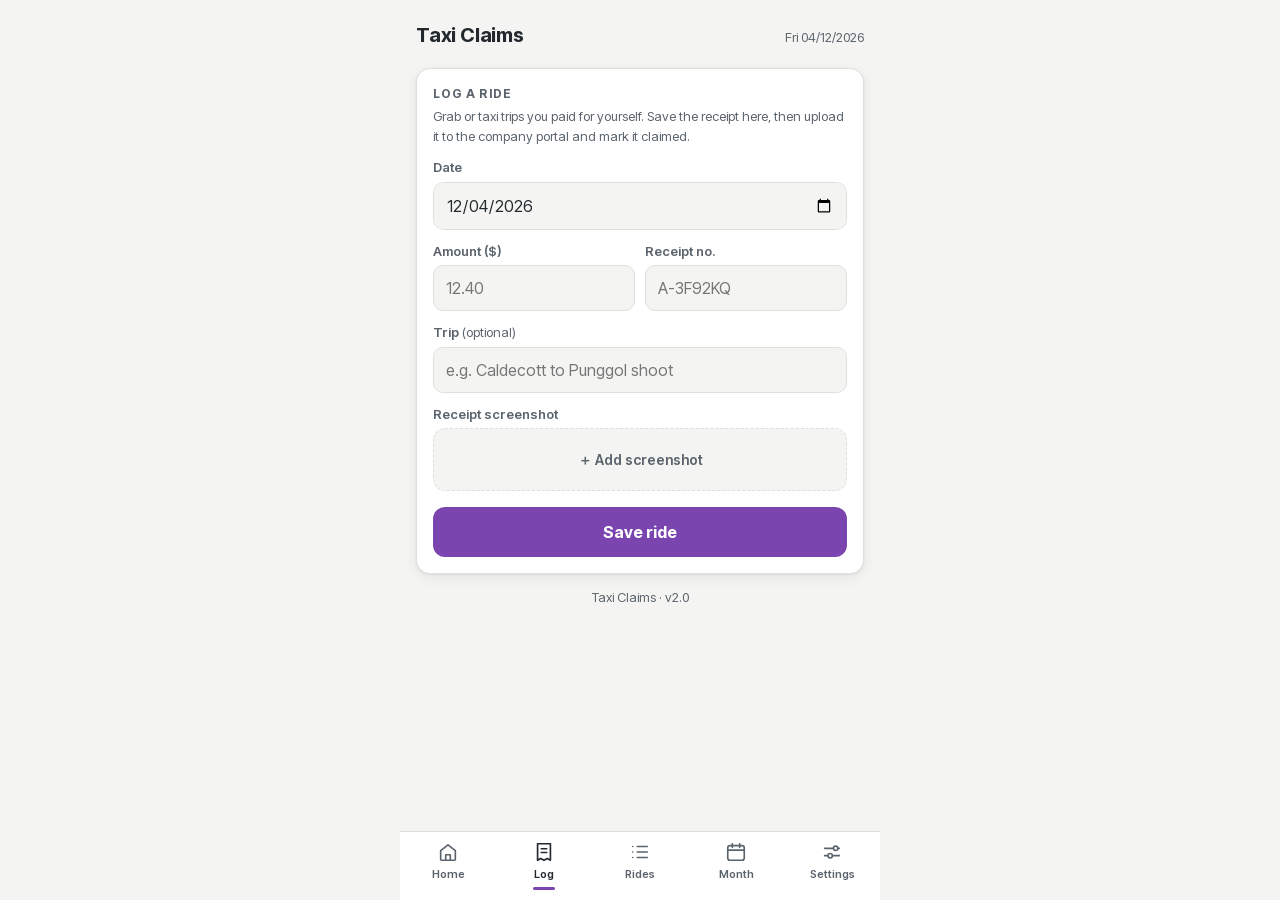
<file: taxi/index.html>
<!doctype html>
<html lang="en">
<head>
<meta charset="utf-8">
<script>
/* applied before first paint so switching Appearance never flashes the
   wrong theme for a frame on the next load */
(function () {
  try {
    var raw = localStorage.getItem("taxiclaims.v1");
    var t = raw && JSON.parse(raw).settings && JSON.parse(raw).settings.theme;
    if (t === "light" || t === "dark") document.documentElement.setAttribute("data-theme", t);
  } catch (e) {}
})();
</script>
<title>Taxi Claims</title>
<meta name="viewport" content="width=device-width, initial-scale=1, viewport-fit=cover">
<meta name="description" content="Log taxi and Grab fares you paid for yourself, keep the receipt screenshot, and export the monthly claim — works fully offline.">

<!-- The container owns the one install identity for every app here, so
     this points at its manifest rather than declaring another. -->
<link rel="manifest" href="../manifest.json">
<link rel="stylesheet" href="../shell.css">
<meta name="theme-color" content="#171B20">
<meta name="apple-mobile-web-app-capable" content="yes">
<meta name="apple-mobile-web-app-status-bar-style" content="black-translucent">
<meta name="apple-mobile-web-app-title" content="Taxi Claims">

<style>
  /* Its own copy of the look rather than a stylesheet shared with Driving
     Log. They are meant to be separately upgradable, and a shared file
     would mean a change to one could break the other. The greys are shared
     with the rest of the family so the apps still feel like one set; the
     accent is this app's own, matching the purple of its rides on the home
     screen calendar, so a purple dot and this app read as the same thing. */
  :root {
    --paper: #F4F5F2; --card: #FFFFFF; --ink: #22282E; --ink-soft: #5B646D;
    --line: #DDE1DC; --accent: #7B45B0; --accent-ink: #FFFFFF;
    --good: #3E9B6B; --good-soft: #E3F1E9; --danger: #C9553D;
    --plate-bg: #22282E; --plate-ink: #F5F6F4; --tab-bg: #FFFFFF;
    --shadow: 0 1px 3px rgba(30,36,42,.08), 0 4px 14px rgba(30,36,42,.06);
  }
  @media (prefers-color-scheme: dark) {
    :root {
      --paper: #171B20; --card: #21262D; --ink: #E9ECEE; --ink-soft: #9AA4AD;
      --line: #333B44; --accent: #B07FE0; --accent-ink: #1A0A2B;
      --good: #52B983; --good-soft: #22352B; --danger: #E07A63;
      --plate-bg: #F0F1EE; --plate-ink: #22282E; --tab-bg: #21262D;
      --shadow: 0 1px 3px rgba(0,0,0,.35), 0 4px 14px rgba(0,0,0,.25);
    }
  }
  :root[data-theme="light"] {
    --paper: #F4F5F2; --card: #FFFFFF; --ink: #22282E; --ink-soft: #5B646D;
    --line: #DDE1DC; --accent: #7B45B0; --accent-ink: #FFFFFF;
    --good: #3E9B6B; --good-soft: #E3F1E9; --danger: #C9553D;
    --plate-bg: #22282E; --plate-ink: #F5F6F4; --tab-bg: #FFFFFF;
    --shadow: 0 1px 3px rgba(30,36,42,.08), 0 4px 14px rgba(30,36,42,.06);
  }
  :root[data-theme="dark"] {
    --paper: #171B20; --card: #21262D; --ink: #E9ECEE; --ink-soft: #9AA4AD;
    --line: #333B44; --accent: #B07FE0; --accent-ink: #1A0A2B;
    --good: #52B983; --good-soft: #22352B; --danger: #E07A63;
    --plate-bg: #F0F1EE; --plate-ink: #22282E; --tab-bg: #21262D;
    --shadow: 0 1px 3px rgba(0,0,0,.35), 0 4px 14px rgba(0,0,0,.25);
  }

  * { box-sizing: border-box; }
  html, body { margin: 0; padding: 0; }
  body {
    background: var(--paper); color: var(--ink);
    /* Inter Tight is served from this site by the container's stylesheet,
       not fetched from Google. The phone's own font stays behind it. */
    font: 16px/1.5 "Inter Tight", -apple-system, "SF Pro Text", "Segoe UI", Roboto, system-ui, sans-serif;
    min-height: 100vh;
  }
  .app {
    max-width: 480px; margin: 0 auto;
    padding: calc(20px + env(safe-area-inset-top)) 16px calc(84px + env(safe-area-inset-bottom));
  }
  header.top { display: flex; align-items: baseline; justify-content: space-between; margin-bottom: 18px; }
  header.top h1 { font-size: 20px; font-weight: 800; letter-spacing: -0.01em; margin: 0; }
  header.top .date-line { font-size: 13px; color: var(--ink-soft); }

  .card {
    background: var(--card); border: 1px solid var(--line);
    border-radius: 14px; box-shadow: var(--shadow);
    padding: 16px; margin-bottom: 14px;
  }
  .card h2 {
    margin: 0 0 4px; font-size: 12px; font-weight: 700;
    text-transform: uppercase; letter-spacing: 0.09em; color: var(--ink-soft);
  }
  .card .hint { font-size: 13px; color: var(--ink-soft); margin: 0 0 12px; }

  label.field { display: block; font-size: 13px; font-weight: 600; color: var(--ink-soft); margin: 12px 0 4px; }
  input[type="date"], input[type="number"], input[type="text"], select {
    width: 100%; max-width: 100%; box-sizing: border-box;
    font: inherit; color: var(--ink); background: var(--paper);
    border: 1px solid var(--line); border-radius: 10px; padding: 10px 12px;
  }
  input:focus-visible, button:focus-visible, select:focus-visible {
    outline: 2px solid var(--accent); outline-offset: 2px;
  }
  /* iOS renders its native date control wider than the box it is given
     and lets it spill past the card; this clips it back. */
  .field-clip { overflow: hidden; border-radius: 10px; }
  .row2 { display: flex; gap: 10px; }
  .row2 > div { flex: 1; }
  #taxi-month, #month-pick { margin: 8px 0 10px; font-weight: 600; }

  button.primary {
    width: 100%; margin-top: 16px;
    font: inherit; font-weight: 700; font-size: 16px;
    background: var(--accent); color: var(--accent-ink);
    border: none; border-radius: 12px; padding: 13px; cursor: pointer;
  }
  button.primary:active { filter: brightness(0.95); }
  button.secondary {
    font: inherit; font-weight: 600; font-size: 14px;
    background: transparent; color: var(--ink);
    border: 1px solid var(--line); border-radius: 10px;
    padding: 9px 14px; cursor: pointer;
  }
  button.secondary.danger { color: var(--danger); border-color: var(--danger); }
  .btn-row { display: flex; gap: 10px; margin-top: 12px; }
  .btn-row button { flex: 1; }

  .status-banner {
    display: flex; align-items: center; gap: 10px;
    background: var(--good-soft); color: var(--good);
    border-radius: 10px; padding: 10px 12px;
    font-size: 14px; font-weight: 600; margin-bottom: 12px;
  }
  .dot { width: 9px; height: 9px; border-radius: 50%; background: var(--good); flex: none; }

  .carry-banner {
    background: color-mix(in srgb, var(--accent) 16%, var(--card));
    border: 1px solid color-mix(in srgb, var(--accent) 50%, var(--line));
    border-radius: 12px; padding: 12px 14px; margin-bottom: 12px; font-size: 14px;
  }
  .carry-banner p { margin: 0 0 10px; }
  .carry-banner button { padding: 8px 14px; }

  /* ---- photo ---- */
  .photo-add {
    width: 100%;
    display: flex; align-items: center; justify-content: center; gap: 8px;
    background: var(--paper); border: 1.5px dashed var(--line);
    border-radius: 12px; padding: 20px 12px;
    font: inherit; font-size: 14px; font-weight: 600; color: var(--ink-soft);
    cursor: pointer; -webkit-tap-highlight-color: transparent;
  }
  .photo-prev { display: flex; gap: 12px; align-items: flex-start; }
  .photo-prev img {
    width: 74px; height: 94px; object-fit: cover;
    border-radius: 10px; border: 1px solid var(--line);
    background: var(--paper); cursor: zoom-in; flex: none;
  }
  .photo-prev .btn-row { margin-top: 0; flex-direction: column; }

  /* ---- receipt list ---- */
  .ride-month {
    font-size: 11px; font-weight: 700; text-transform: uppercase; letter-spacing: 0.07em;
    color: var(--ink-soft); padding: 14px 2px 4px; border-bottom: 1px solid var(--line);
  }
  .ride-month:first-child { padding-top: 4px; }
  .ride { display: flex; gap: 12px; padding: 12px 2px; border-bottom: 1px solid var(--line); }
  .ride:last-child { border-bottom: none; }
  .ride-thumb {
    width: 44px; height: 56px; flex: none;
    border-radius: 8px; border: 1px solid var(--line);
    object-fit: cover; background: var(--paper); cursor: zoom-in;
  }
  .ride-thumb.none {
    display: flex; align-items: center; justify-content: center;
    font-size: 11px; font-weight: 600; color: var(--ink-soft);
    cursor: default; text-align: center; line-height: 1.2;
  }
  .ride-main { flex: 1; min-width: 0; }
  .ride-top { display: flex; align-items: flex-start; justify-content: space-between; gap: 8px; }
  .ride-amt { font-size: 16px; font-weight: 700; font-variant-numeric: tabular-nums; }
  .ride-sub { font-size: 12px; color: var(--ink-soft); overflow: hidden; text-overflow: ellipsis; white-space: nowrap; }
  .ride-acts { display: flex; gap: 16px; margin-top: 6px; }
  .ride-acts button {
    font: inherit; font-size: 12px; font-weight: 600;
    background: none; border: none; cursor: pointer; padding: 2px 0; color: var(--ink);
  }
  .ride-acts button.danger { color: var(--danger); }
  .tag {
    flex: none; font: inherit; font-size: 10px; font-weight: 700;
    text-transform: uppercase; letter-spacing: 0.06em;
    border: none; border-radius: 999px; padding: 4px 9px;
    cursor: pointer; -webkit-tap-highlight-color: transparent;
  }
  .tag.done { background: var(--good-soft); color: var(--good); }
  .tag.todo { background: color-mix(in srgb, var(--accent) 20%, transparent); color: var(--ink); }

  /* ---- month ---- */
  .stat-row { display: flex; gap: 10px; margin: 12px 0 0; }
  .stat { flex: 1; background: var(--paper); border: 1px solid var(--line); border-radius: 10px; padding: 10px 12px; }
  .stat .n { font-size: 21px; font-weight: 800; font-variant-numeric: tabular-nums; }
  .stat .l { font-size: 11px; font-weight: 600; text-transform: uppercase; letter-spacing: 0.07em; color: var(--ink-soft); }

  .tbl-wrap { overflow-x: auto; margin-top: 8px; }
  table { border-collapse: collapse; width: 100%; font-size: 14px; }
  th {
    text-align: left; font-size: 11px; text-transform: uppercase; letter-spacing: 0.07em;
    color: var(--ink-soft); padding: 6px 8px; border-bottom: 1px solid var(--line);
  }
  td { padding: 8px; border-bottom: 1px solid var(--line); font-variant-numeric: tabular-nums; }
  tr:last-child td { border-bottom: none; }
  td.num, th.num { text-align: right; }
  .totals-line { margin-top: 10px; font-size: 14px; }
  .empty { color: var(--ink-soft); font-size: 14px; text-align: center; padding: 18px 0; }

  /* ---- settings sections ---- */
  details.sec { padding: 0; }
  details.sec > summary {
    list-style: none; display: flex; align-items: center; gap: 10px;
    padding: 15px 16px; cursor: pointer; -webkit-tap-highlight-color: transparent;
  }
  details.sec > summary::-webkit-details-marker { display: none; }
  details.sec > summary:focus-visible { outline: 2px solid var(--accent); outline-offset: -2px; border-radius: 14px; }
  .sec-title { flex: 1; font-size: 12px; font-weight: 700; text-transform: uppercase; letter-spacing: 0.09em; color: var(--ink); }
  .sec-meta { font-size: 12px; color: var(--ink-soft); font-variant-numeric: tabular-nums; }
  .chev {
    flex: none; width: 8px; height: 8px; margin: -3px 2px 0 0;
    border-right: 2px solid var(--ink-soft); border-bottom: 2px solid var(--ink-soft);
    transform: rotate(45deg); transition: transform .15s ease;
  }
  details.sec[open] > summary .chev { transform: rotate(-135deg); margin-top: 3px; }
  @media (prefers-reduced-motion: reduce) { .chev { transition: none; } }
  .sec-body { padding: 0 16px 16px; }

  /* ---- tabs ---- */
  nav.tabs {
    position: fixed; bottom: 0; left: 0; right: 0;
    background: var(--tab-bg); border-top: 1px solid var(--line);
    display: flex; max-width: 480px; margin: 0 auto;
    padding-bottom: env(safe-area-inset-bottom);
  }
  nav.tabs button {
    flex: 1; font: inherit; font-size: 11px; font-weight: 600;
    background: none; border: none; color: var(--ink-soft);
    padding: 9px 0 10px; cursor: pointer;
    display: flex; flex-direction: column; align-items: center; gap: 3px;
  }
  nav.tabs button.active { color: var(--ink); }
  nav.tabs button svg { width: 22px; height: 22px; display: block; }
  nav.tabs button.active .ico-bar { background: var(--accent); }
  .ico-bar { width: 22px; height: 3px; border-radius: 2px; background: transparent; margin-top: 2px; }
  /* Home rides in the same row as the tabs but leaves the app instead of
     switching screens, so it is a link and carries its own copy of the tab
     styling. It never lights up — you are never "on" Home while you are in
     here. The empty bar keeps its label sitting on the same line as the
     others. */
  nav.tabs a.tab-home {
    flex: 1;
    font: inherit; font-size: 11px; font-weight: 600;
    color: var(--ink-soft);
    padding: 9px 0 10px;
    display: flex; flex-direction: column; align-items: center; gap: 3px;
    text-decoration: none;
    -webkit-tap-highlight-color: transparent;
  }
  nav.tabs a.tab-home svg { width: 22px; height: 22px; display: block; }
  nav.tabs a.tab-home:active { opacity: .6; }
  nav.tabs a.tab-home:focus-visible { outline: 2px solid var(--accent); outline-offset: -2px; }
  /* A 320px phone splits six tabs into 53px each, which the word "Settings"
     fills to the pixel. Drop the label a notch there so nothing sits on the
     screen edge. */
  @media (max-width: 359px) {
    nav.tabs button, nav.tabs a.tab-home { font-size: 10px; }
  }

  .screen { display: none; }
  .screen.active { display: block; }

  .toast {
    position: fixed; left: 50%; transform: translateX(-50%);
    bottom: calc(76px + env(safe-area-inset-bottom));
    background: var(--ink); color: var(--paper);
    font-size: 14px; font-weight: 600;
    border-radius: 999px; padding: 9px 18px;
    opacity: 0; pointer-events: none; transition: opacity .25s;
    max-width: 90vw; text-align: center; z-index: 10;
  }
  .toast.show { opacity: 1; }
  @media (prefers-reduced-motion: reduce) { .toast { transition: none; } }

  .overlay {
    position: fixed; inset: 0; background: rgba(0,0,0,.5);
    display: flex; align-items: center; justify-content: center;
    padding: 20px; z-index: 20;
  }
  .overlay[hidden] { display: none; }
  .modal {
    background: var(--card); border: 1px solid var(--line);
    border-radius: 16px; box-shadow: var(--shadow);
    width: 100%; max-width: 420px; max-height: 85vh; overflow-y: auto; padding: 18px;
  }
  .modal h3 { margin: 0 0 10px; font-size: 16px; }
  .modal .hint { font-size: 12px; color: var(--ink-soft); margin: 8px 0 0; }
  .modal textarea {
    width: 100%; font: 13px/1.5 ui-monospace, "SF Mono", Menlo, Consolas, monospace;
    color: var(--ink); background: var(--paper);
    border: 1px solid var(--line); border-radius: 10px; padding: 10px; resize: none;
  }
  .modal img#modal-img {
    width: 100%; height: auto; display: block;
    border-radius: 10px; border: 1px solid var(--line); background: var(--paper);
  }
</style>
</head>
<body>

<div class="app">
  <header class="top">
    <h1>Taxi Claims</h1>
    <span class="date-line" id="today-line"></span>
  </header>

  <!-- ============ LOG ============ -->
  <section class="screen active" id="screen-log">
    <div id="carry-banner"></div>
    <div id="today-status"></div>

    <div class="card">
      <h2 id="form-title">Log a ride</h2>
      <p class="hint">Grab or taxi trips you paid for yourself. Save the receipt here, then upload it to the company portal and mark it claimed.</p>

      <label class="field" for="ride-date">Date</label>
      <div class="field-clip"><input type="date" id="ride-date" max="2100-12-31"></div>

      <div class="row2">
        <div>
          <label class="field" for="ride-amount">Amount ($)</label>
          <input type="number" id="ride-amount" min="0" step="0.01" inputmode="decimal" placeholder="12.40">
        </div>
        <div>
          <label class="field" for="ride-receipt">Receipt no.</label>
          <input type="text" id="ride-receipt" placeholder="A-3F92KQ" autocapitalize="characters">
        </div>
      </div>

      <label class="field" for="ride-note">Trip <span style="font-weight:400">(optional)</span></label>
      <input type="text" id="ride-note" placeholder="e.g. Caldecott to Punggol shoot">

      <label class="field">Receipt screenshot</label>
      <div id="photo-slot"></div>
      <input type="file" id="ride-file" accept="image/*" style="display:none">

      <button class="primary" id="save-ride">Save ride</button>
      <button class="secondary" id="cancel-ride" style="width:100%; margin-top:8px; display:none;">Cancel edit</button>
    </div>

    <p class="hint" style="text-align:center; margin: 2px 0 0; font-size:13px; color:var(--ink-soft)">Taxi Claims · v2.0</p>
  </section>

  <!-- ============ RECEIPTS ============ -->
  <section class="screen" id="screen-list">
    <div class="card">
      <h2>Logged rides</h2>
      <p class="hint" id="list-summary"></p>
      <select id="taxi-month" aria-label="Rides to show"></select>
      <div id="ride-list"></div>
    </div>
  </section>

  <!-- ============ MONTH ============ -->
  <section class="screen" id="screen-month">
    <div class="card">
      <h2>Month summary</h2>
      <label class="field" for="month-pick">Month</label>
      <div class="field-clip"><input type="month" id="month-pick" max="2100-12"></div>
      <div class="stat-row">
        <div class="stat"><div class="n" id="stat-count">0</div><div class="l">Rides</div></div>
        <div class="stat"><div class="n" id="stat-total">$0</div><div class="l">Total</div></div>
        <div class="stat"><div class="n" id="stat-open">$0</div><div class="l">To claim</div></div>
      </div>
    </div>

    <div class="card">
      <h2>Claim list</h2>
      <p class="hint">Exactly what you key into the company system.</p>
      <div class="tbl-wrap"><table id="claim-table"></table></div>
      <div class="totals-line" id="claim-total"></div>
      <div class="btn-row"><button class="secondary" id="copy-claims">Copy list</button></div>
    </div>
  </section>

  <!-- ============ SETTINGS ============ -->
  <section class="screen" id="screen-settings">
    <details class="card sec">
      <summary>
        <span class="sec-title">Storage</span>
        <span class="sec-meta" id="storage-meta"></span>
        <span class="chev"></span>
      </summary>
      <div class="sec-body">
        <p class="hint" id="storage-detail"></p>
        <p class="hint" id="backup-age" style="font-weight:600;color:var(--ink)"></p>
        <!-- Backing up moved to the main page, where one press covers this
             app and every other one. -->
        <p class="hint">Back up from Settings on the main page — one press covers this app and every other one.</p>
      </div>
    </details>

    <details class="card sec">
      <summary>
        <span class="sec-title">Start again</span>
        <span class="sec-meta" id="wipe-meta"></span>
        <span class="chev"></span>
      </summary>
      <div class="sec-body">
        <p class="hint">Deletes every ride and every screenshot in this app. Nothing in Driving Log or any other app is touched.</p>
        <button class="secondary danger" id="wipe-all" style="width:100%">Erase everything in Taxi Claims</button>
      </div>
    </details>
  </section>
</div>

<nav class="tabs" aria-label="Sections">
  <!-- Home leaves this app for the front door. It is a link rather than a
       button on purpose: the app's own tab code looks for buttons, so it
       never sees this one and never tries to open it as a screen. -->
  <a class="tab-home" href="../">
    <svg viewBox="0 0 24 24" fill="none" stroke="currentColor" stroke-width="1.8" stroke-linecap="round" stroke-linejoin="round" aria-hidden="true">
      <path d="M4 10.6 12 4.2l8 6.4V20a1 1 0 0 1-1 1H5a1 1 0 0 1-1-1z"/><path d="M9.5 21v-6h5v6"/>
    </svg>Home<span class="ico-bar"></span>
  </a>
  <button data-screen="screen-log" class="active">
    <svg viewBox="0 0 24 24" fill="none" stroke="currentColor" stroke-width="1.8" stroke-linecap="round" stroke-linejoin="round" aria-hidden="true">
      <path d="M5 3h14v18l-3.5-2-3.5 2-3.5-2L5 21V3z"/><path d="M9 8.5h6M9 12.5h6"/>
    </svg>Log<span class="ico-bar"></span>
  </button>
  <button data-screen="screen-list">
    <svg viewBox="0 0 24 24" fill="none" stroke="currentColor" stroke-width="1.8" stroke-linecap="round" stroke-linejoin="round" aria-hidden="true">
      <path d="M9 6h11M9 12h11M9 18h11M4 6h.01M4 12h.01M4 18h.01"/>
    </svg>Rides<span class="ico-bar"></span>
  </button>
  <button data-screen="screen-month">
    <svg viewBox="0 0 24 24" fill="none" stroke="currentColor" stroke-width="1.8" stroke-linecap="round" stroke-linejoin="round" aria-hidden="true">
      <rect x="3" y="5" width="18" height="16" rx="2.5"/><path d="M3 10h18M8 3v4M16 3v4"/>
    </svg>Month<span class="ico-bar"></span>
  </button>
  <button data-screen="screen-settings">
    <svg viewBox="0 0 24 24" fill="none" stroke="currentColor" stroke-width="1.8" stroke-linecap="round" stroke-linejoin="round" aria-hidden="true">
      <path d="M4 8h9M19 8h1M4 16h3M13 16h7"/>
      <circle cx="16" cy="8" r="2.4"/><circle cx="10" cy="16" r="2.4"/>
    </svg>Settings<span class="ico-bar"></span>
  </button>
</nav>

<div class="toast" id="toast" role="status"></div>

<div class="overlay" id="overlay" hidden>
  <div class="modal">
    <h3 id="modal-title"></h3>
    <p class="hint" id="modal-message" style="display:none; font-size:14px; margin:0 0 12px;"></p>
    <img id="modal-img" alt="Receipt screenshot" style="display:none">
    <textarea id="modal-text" readonly rows="9" style="display:none"></textarea>
    <div class="btn-row" id="modal-actions"></div>
    <p class="hint" id="modal-hint"></p>
    <button class="primary" id="modal-close">Close</button>
  </div>
</div>

<script>
(function () {
  "use strict";

  var KEY = "taxiclaims.v1";
  var SRC_KEY = "driveotlog.v1";        /* Driving Log's own store, read only */
  var PHOTO_DB = "taxiclaims-photos";
  var SRC_PHOTO_DB = "dotlog-photos";   /* Driving Log's photo store */

  var $ = function (id) { return document.getElementById(id); };
  var DAYS = ["Sun","Mon","Tue","Wed","Thu","Fri","Sat"];
  var MONTHS = ["January","February","March","April","May","June",
                "July","August","September","October","November","December"];

  function pad2(n) { return (n < 10 ? "0" : "") + n; }
  function todayISO() { var d = new Date(); return d.getFullYear() + "-" + pad2(d.getMonth()+1) + "-" + pad2(d.getDate()); }
  function fmt(iso) { var p = iso.split("-"); return p[2] + "/" + p[1] + "/" + p[0]; }
  function monthLabel(ym) { var p = ym.split("-"); return MONTHS[+p[1]-1] + " " + p[0]; }
  function money(n) { return "$" + n.toFixed(2).replace(/\B(?=(\d{3})+(?!\d))/g, ","); }
  function el(tag, cls, text) {
    var e = document.createElement(tag);
    if (cls) e.className = cls;
    if (text !== undefined) e.textContent = text;
    return e;
  }
  var toastTimer;
  function toast(msg) {
    var t = $("toast");
    t.textContent = msg;
    t.classList.add("show");
    clearTimeout(toastTimer);
    toastTimer = setTimeout(function () { t.classList.remove("show"); }, 2200);
  }

  /* ---------- storage ---------- */
  function defaults() {
    return { schema: 1, rides: [], settings: { theme: "auto" } };
  }
  function load() {
    var db;
    try { db = JSON.parse(localStorage.getItem(KEY)) || defaults(); }
    catch (e) { db = defaults(); }
    if (!db || typeof db !== "object") db = defaults();
    if (!Array.isArray(db.rides)) db.rides = [];
    if (!db.settings || typeof db.settings !== "object") db.settings = defaults().settings;
    if (["light","dark","auto"].indexOf(db.settings.theme) === -1) db.settings.theme = "auto";
    /* drop anything malformed rather than let it break rendering later */
    db.rides = db.rides.filter(function (r) {
      return r && typeof r === "object" && r.id && /^\d{4}-\d{2}-\d{2}$/.test(r.date || "");
    });
    db.rides.forEach(function (r) {
      if (typeof r.amount !== "number" || isNaN(r.amount) || r.amount < 0) r.amount = 0;
      if (typeof r.receipt !== "string") r.receipt = "";
      if (typeof r.note !== "string") r.note = "";
      r.photo = !!r.photo;
      r.claimed = !!r.claimed;
    });
    db.schema = 1;
    return db;
  }
  var db = load();
  function save() {
    try { localStorage.setItem(KEY, JSON.stringify(db)); }
    catch (e) { toast("Phone storage is full — not saved"); }
    publishCard();
  }

  function applyTheme() {
    var t = db.settings.theme;
    if (t === "light" || t === "dark") document.documentElement.setAttribute("data-theme", t);
    else document.documentElement.removeAttribute("data-theme");
  }
  applyTheme();
  window.addEventListener("storage", function (ev) {
    if (ev.key !== KEY) return;
    db = load(); applyTheme(); renderAll();
  });

  /* ---------- the figure this app puts on the home screen ----------
     The home screen never reads this app's storage. This app decides its
     own numbers and leaves them here in the shape the home screen agrees
     to read, so Taxi Claims can change freely without the home screen
     knowing. weight fixes the order so figures never swap places. */
  function publishCard() {
    try {
      /* this month only — the home screen starts each month clean */
      var thisMonth = todayISO().slice(0, 7);
      var open = db.rides.filter(function (r) { return !r.claimed; });
      var owed = open.filter(function (r) { return r.date.slice(0, 7) === thisMonth; })
                     .reduce(function (s, r) { return s + r.amount; }, 0);
      /* but a fare from an earlier month that was never claimed must not
         vanish with the turn of the month */
      var olderOwed = open.filter(function (r) { return r.date.slice(0, 7) < thisMonth; })
                          .reduce(function (s, r) { return s + r.amount; }, 0);
      /* Which days had a ride, for the home screen's calendar. Purple
         rather than the red taxi lamp, because red already means "this
         needs doing" in the figures above and one colour should not mean
         two things on the same screen. */
      var cutoff = new Date();
      cutoff.setDate(cutoff.getDate() - 400);
      var since = cutoff.toISOString().slice(0, 10);
      var rideDays = {};
      db.rides.forEach(function (r) {
        if (r.date < since) return;
        rideDays[r.date] = (rideDays[r.date] || 0) + r.amount;
      });
      Object.keys(rideDays).forEach(function (iso) { rideDays[iso] = money(rideDays[iso]); });

      /* What is still outstanding, in this app's own words. Rides from
         any month, not only this one — the turn of a month does not
         claim anything. */
      var jobs = [];
      if (open.length) {
        jobs.push({ key: "claim", weight: 18, go: "#list",
          text: open.length === 1 ? "1 taxi ride to claim"
                                  : open.length + " taxi rides to claim" });
      }
      /* No backup job here any more: the main page raises one reminder
         covering every app, from the dates each of them reports. */

      localStorage.setItem("cna.card.taxi", JSON.stringify({
        app: "taxi", name: "Taxi Claims", at: Date.now(),
        backupAt: db.lastBackupAt || null,
        hasData: db.rides.length > 0,
        todo: jobs,
        marks: [
          /* go is where a tap on that day's dot lands, on the home
             screen's calendar. A bare #screen in this app's own folder. */
          { key: "taxi", label: "Taxi", colour: "#9B5FD0", days: rideDays, go: "#list" }
        ],
        items: [
          { key: "fares", value: money(owed).replace(/\.00$/, ""), label: "taxi fares",
            alert: owed > 0, weight: 15, go: "#list" }
        ].concat(olderOwed > 0 ? [
          { key: "older", value: money(olderOwed).replace(/\.00$/, ""), label: "older fares",
            alert: true, weight: 4, go: "#list" }
        ] : [])
      }));
    } catch (e) { /* nothing on the home screen is worth failing over */ }
  }

  /* ---------- photos ----------
     Screenshots go in IndexedDB rather than the main store: localStorage
     is small and shared, and one oversized photo there would take every
     ride down with it. Every call degrades to "no photo" rather than
     throwing, so the app still works where IndexedDB is unavailable. */
  function openPhotoDb(name, cb) {
    if (!window.indexedDB) return cb(null);
    var req;
    /* Always with an upgrade handler that creates the store. Opening a
       database that does not exist creates it — without this it would be
       created empty, and the owning app, opening at the same version,
       would never get an upgrade event to add the store back. That is a
       real way to break Driving Log's photos from over here. */
    try { req = indexedDB.open(name, 1); }
    catch (e) { return cb(null); }
    req.onupgradeneeded = function () {
      if (!req.result.objectStoreNames.contains("photos")) req.result.createObjectStore("photos");
    };
    req.onsuccess = function () { cb(req.result); };
    req.onerror = function () { cb(null); };
    req.onblocked = function () { cb(null); };
  }

  var MyDb = { conn: null, dead: false };
  function idb(cb) {
    if (MyDb.conn) return cb(MyDb.conn);
    if (MyDb.dead) return cb(null);
    openPhotoDb(PHOTO_DB, function (d) {
      if (!d) { MyDb.dead = true; return cb(null); }
      MyDb.conn = d; cb(d);
    });
  }
  function photoPut(id, blob, cb) {
    idb(function (d) {
      if (!d) return cb(false);
      try {
        var tx = d.transaction("photos", "readwrite");
        tx.objectStore("photos").put(blob, id);
        tx.oncomplete = function () { cb(true); };
        tx.onerror = function () { cb(false); };
        tx.onabort = function () { cb(false); };
      } catch (e) { cb(false); }
    });
  }
  function photoGet(id, cb) {
    idb(function (d) {
      if (!d) return cb(null);
      try {
        var r = d.transaction("photos", "readonly").objectStore("photos").get(id);
        r.onsuccess = function () { cb(r.result || null); };
        r.onerror = function () { cb(null); };
      } catch (e) { cb(null); }
    });
  }
  function photoDel(id) {
    idb(function (d) {
      if (!d) return;
      try { d.transaction("photos", "readwrite").objectStore("photos").delete(id); } catch (e) {}
    });
  }

  var liveUrls = [];
  function objUrl(blob) { var u = URL.createObjectURL(blob); liveUrls.push(u); return u; }
  function releaseUrls() { liveUrls.forEach(function (u) { URL.revokeObjectURL(u); }); liveUrls = []; }

  function shrinkImage(file, cb) {
    var url = URL.createObjectURL(file);
    var img = new Image();
    img.onload = function () {
      var MAX = 1400;
      var scale = Math.min(1, MAX / Math.max(img.naturalWidth, img.naturalHeight));
      var cw = Math.max(1, Math.round(img.naturalWidth * scale));
      var ch = Math.max(1, Math.round(img.naturalHeight * scale));
      var c = document.createElement("canvas");
      c.width = cw; c.height = ch;
      c.getContext("2d").drawImage(img, 0, 0, cw, ch);
      URL.revokeObjectURL(url);
      if (!c.toBlob) return cb(file);
      c.toBlob(function (b) { cb(b || file); }, "image/jpeg", 0.82);
    };
    img.onerror = function () { URL.revokeObjectURL(url); cb(null); };
    img.src = url;
  }

  /* ---------- one-time carry-over from Driving Log ----------
     Taxi rides lived inside Driving Log's receipt list, mixed in with
     parking. This moves the taxi ones across, one at a time.

     A ride's screenshot is only freed from Driving Log after it has been
     written here AND read back at the same size — a verified copy, never
     a hopeful one. If any step fails, that ride is left exactly where it
     was and picked up again next time this app opens. So an interrupted
     move is never a lost receipt, and running it twice is harmless.

     Parking is not touched: it stays Driving Log's. */
  function readSource() {
    try {
      var raw = localStorage.getItem(SRC_KEY);
      var src = raw && JSON.parse(raw);
      if (!src || typeof src !== "object" || !Array.isArray(src.taxi)) return null;
      return src;
    } catch (e) { return null; }
  }

  function carryOver(done) {
    var src = readSource();
    if (!src) return done(0);
    var rows = src.taxi.filter(function (r) { return r && typeof r === "object" && r.kind === "taxi" && r.id; });
    if (!rows.length) return done(0);

    var have = {};
    db.rides.forEach(function (r) { have[r.id] = true; });

    var moved = 0, i = 0;

    function drop(id) {
      for (var k = src.taxi.length - 1; k >= 0; k--) {
        if (src.taxi[k] && src.taxi[k].id === id) src.taxi.splice(k, 1);
      }
    }
    function take(r) {
      if (!have[r.id]) {
        db.rides.push({
          id: r.id,
          date: r.date,
          amount: typeof r.amount === "number" ? r.amount : 0,
          receipt: typeof r.receipt === "string" ? r.receipt : "",
          note: typeof r.note === "string" ? r.note : "",
          photo: !!r.photo,
          claimed: !!r.claimed
        });
        have[r.id] = true;
      }
      drop(r.id);
      moved++;
    }

    function next() {
      if (i >= rows.length) return finish();
      var r = rows[i++];

      /* already carried over on an earlier run but not cleared from the
         source — just clear it, do not copy twice */
      if (have[r.id]) { drop(r.id); return next(); }
      if (!r.photo) { take(r); return next(); }

      copyPhoto(r.id, function (ok) {
        if (ok) take(r);
        /* not ok: leave the ride and its screenshot in Driving Log
           untouched, and try again the next time this app opens */
        next();
      });
    }

    function finish() {
      save();
      if (moved) {
        try { localStorage.setItem(SRC_KEY, JSON.stringify(src)); } catch (e) {}
      }
      done(moved);
    }

    next();
  }

  /* read from Driving Log, write here, read back and check, only then
     delete the original */
  function copyPhoto(id, cb) {
    openPhotoDb(SRC_PHOTO_DB, function (srcDb) {
      if (!srcDb) return cb(false);
      var got;
      try {
        got = srcDb.transaction("photos", "readonly").objectStore("photos").get(id);
      } catch (e) { return cb(false); }
      got.onerror = function () { cb(false); };
      got.onsuccess = function () {
        var blob = got.result;
        /* the row claims a photo but the store has none — nothing to
           copy, and nothing to lose by moving the ride across */
        if (!blob) return cb(true);
        photoPut(id, blob, function (ok) {
          if (!ok) return cb(false);
          photoGet(id, function (back) {
            var same = back && typeof back.size === "number" &&
                       typeof blob.size === "number" && back.size === blob.size;
            if (!same) return cb(false);
            try {
              srcDb.transaction("photos", "readwrite").objectStore("photos").delete(id);
            } catch (e) {}
            cb(true);
          });
        });
      };
    });
  }

  /* ---------- tabs ---------- */
  var tabButtons = document.querySelectorAll("nav.tabs button");
  function switchTab(screenId) {
    tabButtons.forEach(function (b) { b.classList.toggle("active", b.dataset.screen === screenId); });
    document.querySelectorAll(".screen").forEach(function (s) { s.classList.remove("active"); });
    $(screenId).classList.add("active");
    if (screenId === "screen-list") renderList();
    if (screenId === "screen-month") renderMonth();
    if (screenId === "screen-settings") renderSettings();
    window.scrollTo(0, 0);
  }
  tabButtons.forEach(function (b) {
    b.addEventListener("click", function () { switchTab(b.dataset.screen); });
  });

  /* ---------- the form ---------- */
  var editingId = null;
  var formPhoto = null;      /* a newly picked blob, not yet saved */
  var formPhotoHas = false;  /* the ride being edited already has one */

  function resetForm() {
    editingId = null;
    formPhoto = null;
    formPhotoHas = false;
    $("ride-date").value = todayISO();
    $("ride-amount").value = "";
    $("ride-receipt").value = "";
    $("ride-note").value = "";
    $("form-title").textContent = "Log a ride";
    $("save-ride").textContent = "Save ride";
    $("cancel-ride").style.display = "none";
    renderPhotoSlot();
  }

  function renderPhotoSlot() {
    var slot = $("photo-slot");
    slot.textContent = "";

    function addButton() {
      var b = el("button", "photo-add", "＋ Add screenshot");
      b.type = "button";
      b.addEventListener("click", function () { $("ride-file").click(); });
      slot.appendChild(b);
    }
    function preview(blob) {
      var wrap = el("div", "photo-prev");
      var img = document.createElement("img");
      img.src = objUrl(blob);
      img.alt = "Receipt screenshot";
      img.addEventListener("click", function () { openPhoto(blob); });
      var col = el("div", "btn-row");
      var rep = el("button", "secondary", "Replace");
      rep.type = "button";
      rep.addEventListener("click", function () { $("ride-file").click(); });
      var rem = el("button", "secondary danger", "Remove");
      rem.type = "button";
      rem.addEventListener("click", function () {
        formPhoto = null; formPhotoHas = false; renderPhotoSlot();
      });
      col.appendChild(rep); col.appendChild(rem);
      wrap.appendChild(img); wrap.appendChild(col);
      slot.appendChild(wrap);
    }

    if (formPhoto) { preview(formPhoto); return; }
    if (formPhotoHas && editingId) {
      var forId = editingId;
      photoGet(forId, function (blob) {
        /* the form may have moved on while this read was in flight */
        if (editingId !== forId || formPhoto) return;
        slot.textContent = "";
        if (blob) preview(blob); else addButton();
      });
      return;
    }
    addButton();
  }

  $("ride-file").addEventListener("change", function () {
    var f = this.files[0];
    this.value = "";
    if (!f) return;
    if (!/^image\//.test(f.type)) { toast("Pick an image file"); return; }
    toast("Processing screenshot…");
    shrinkImage(f, function (blob) {
      if (!blob) { toast("Couldn't read that image"); return; }
      formPhoto = blob;
      formPhotoHas = false;
      renderPhotoSlot();
    });
  });

  $("cancel-ride").addEventListener("click", function () {
    resetForm();
    toast("Edit cancelled");
  });

  /* a half-typed ride is worth protecting from a container reload */
  window.cnaHasUnsaved = function () {
    return !!(formPhoto || $("ride-amount").value.trim() || $("ride-receipt").value.trim() || $("ride-note").value.trim());
  };

  $("save-ride").addEventListener("click", function () {
    var date = $("ride-date").value;
    if (!date) { toast("Pick a date first"); return; }
    var amtRaw = $("ride-amount").value.trim();
    var amt = parseFloat(amtRaw);
    if (amtRaw === "" || isNaN(amt) || amt <= 0) { toast("Enter the fare amount"); return; }
    /* receipt numbers stay ASCII — the copy/export path assumes it */
    var receipt = $("ride-receipt").value.trim().toUpperCase().replace(/[^A-Z0-9 \-\/]/g, "");
    var note = $("ride-note").value.trim().replace(/[^\x20-\x7E]/g, "");

    var id = editingId || ("r" + Date.now() + Math.random().toString(36).slice(2, 6));
    var existing = editingId ? db.rides.filter(function (r) { return r.id === id; })[0] : null;

    function commit(hasPhoto) {
      var rec = {
        id: id, date: date,
        amount: Math.round(amt * 100) / 100,
        receipt: receipt, note: note,
        photo: hasPhoto,
        claimed: existing ? !!existing.claimed : false
      };
      if (existing) db.rides[db.rides.indexOf(existing)] = rec;
      else db.rides.push(rec);
      save();
      resetForm();
      renderTodayStatus();
      toast((existing ? "Updated " : "Saved ") + money(rec.amount) + " fare");
    }

    if (formPhoto) {
      photoPut(id, formPhoto, function (ok) {
        if (!ok) toast("Screenshot could not be saved — the ride was");
        commit(ok);
      });
    } else if (formPhotoHas && existing) {
      commit(true);                 /* kept the one already stored */
    } else {
      if (existing && existing.photo) photoDel(id);   /* removed on purpose */
      commit(false);
    }
  });

  function renderTodayStatus() {
    var box = $("today-status");
    box.textContent = "";
    var today = db.rides.filter(function (r) { return r.date === todayISO(); });
    if (!today.length) return;
    var sum = today.reduce(function (s, r) { return s + r.amount; }, 0);
    var b = el("div", "status-banner");
    b.appendChild(el("span", "dot"));
    b.appendChild(el("span", null,
      today.length + " ride" + (today.length === 1 ? "" : "s") + " today · " + money(sum)));
    box.appendChild(b);
  }

  /* ---------- the list ---------- */
  function monthsWithRides() {
    var seen = {};
    db.rides.forEach(function (r) { seen[r.date.slice(0, 7)] = true; });
    var out = Object.keys(seen).sort().reverse();
    var cur = todayISO().slice(0, 7);
    if (out.indexOf(cur) === -1) out.unshift(cur);
    return out;
  }

  function fillMonthPicker() {
    var sel = $("taxi-month");
    var want = sel.value;
    sel.textContent = "";
    var opt = el("option", null, "Still to claim");
    opt.value = "__open__";
    sel.appendChild(opt);
    monthsWithRides().forEach(function (ym) {
      var o = el("option", null, monthLabel(ym));
      o.value = ym;
      sel.appendChild(o);
    });
    sel.value = want && [].slice.call(sel.options).some(function (o) { return o.value === want; })
      ? want : "__open__";
  }

  function renderList() {
    releaseUrls();
    fillMonthPicker();
    var pick = $("taxi-month").value;
    var open = db.rides.filter(function (r) { return !r.claimed; });

    var sum = open.reduce(function (s, r) { return s + r.amount; }, 0);
    $("list-summary").textContent = open.length
      ? open.length + " ride" + (open.length === 1 ? "" : "s") + " still to claim (" + money(sum) + ")."
      : "Everything is marked claimed.";

    var rides = pick === "__open__"
      ? open.slice().sort(function (a, b) { return a.date < b.date ? 1 : -1; })
      : db.rides.filter(function (r) { return r.date.slice(0, 7) === pick; })
                .sort(function (a, b) { return a.date < b.date ? 1 : -1; });

    var list = $("ride-list");
    list.textContent = "";
    if (!rides.length) {
      list.appendChild(el("div", "empty", pick === "__open__"
        ? "Nothing outstanding — everything is marked claimed."
        : "No rides in " + monthLabel(pick) + "."));
      return;
    }

    rides.forEach(function (r) {
      var row = el("div", "ride");

      var thumb;
      if (r.photo) {
        thumb = document.createElement("img");
        thumb.className = "ride-thumb";
        thumb.alt = "Receipt";
        photoGet(r.id, function (blob) {
          if (blob) {
            thumb.src = objUrl(blob);
            thumb.addEventListener("click", function () { openPhoto(blob); });
          } else {
            /* the row says there is a screenshot but the phone has since
               binned it — say so rather than showing a broken image */
            var gone = el("div", "ride-thumb none", "gone");
            if (thumb.parentNode) thumb.parentNode.replaceChild(gone, thumb);
          }
        });
      } else {
        thumb = el("div", "ride-thumb none", "no photo");
      }
      row.appendChild(thumb);

      var main = el("div", "ride-main");
      var top = el("div", "ride-top");
      top.appendChild(el("div", "ride-amt", money(r.amount)));

      var tag = el("button", "tag " + (r.claimed ? "done" : "todo"), r.claimed ? "Claimed" : "To claim");
      tag.type = "button";
      tag.addEventListener("click", function () {
        r.claimed = !r.claimed;
        save();
        renderList();
        toast(r.claimed ? "Marked claimed" : "Back on the to-claim list");
      });
      top.appendChild(tag);
      main.appendChild(top);

      var bits = [fmt(r.date)];
      if (r.receipt) bits.push(r.receipt);
      if (r.note) bits.push(r.note);
      main.appendChild(el("div", "ride-sub", bits.join(" · ")));

      var acts = el("div", "ride-acts");
      var edit = el("button", null, "Edit");
      edit.type = "button";
      edit.addEventListener("click", function () {
        editingId = r.id;
        formPhoto = null;
        formPhotoHas = !!r.photo;
        $("ride-date").value = r.date;
        $("ride-amount").value = r.amount;
        $("ride-receipt").value = r.receipt;
        $("ride-note").value = r.note;
        $("form-title").textContent = "Edit ride";
        $("save-ride").textContent = "Update ride";
        $("cancel-ride").style.display = "";
        renderPhotoSlot();
        switchTab("screen-log");
        toast("Editing " + money(r.amount) + " on " + fmt(r.date));
      });

      var del = el("button", "danger", "Delete");
      del.type = "button";
      del.addEventListener("click", function () {
        confirmDialog({
          title: "Delete this ride?",
          message: "Delete the " + money(r.amount) + " fare from " + fmt(r.date) +
                   "? The screenshot goes with it. This can't be undone.",
          confirmLabel: "Delete",
          onConfirm: function () {
            var i = db.rides.indexOf(r);
            if (i !== -1) db.rides.splice(i, 1);
            if (r.photo) photoDel(r.id);
            if (editingId === r.id) resetForm();
            save();
            renderList();
            renderTodayStatus();
            toast("Deleted");
          }
        });
      });

      acts.appendChild(edit);
      acts.appendChild(del);
      main.appendChild(acts);
      row.appendChild(main);
      list.appendChild(row);
    });
  }
  $("taxi-month").addEventListener("change", renderList);

  /* ---------- month ---------- */
  function renderMonth() {
    var pick = $("month-pick");
    if (!pick.value) pick.value = todayISO().slice(0, 7);
    var rides = db.rides.filter(function (r) { return r.date.slice(0, 7) === pick.value; })
                        .sort(function (a, b) { return a.date < b.date ? -1 : 1; });

    var total = rides.reduce(function (s, r) { return s + r.amount; }, 0);
    var open = rides.filter(function (r) { return !r.claimed; });
    var openSum = open.reduce(function (s, r) { return s + r.amount; }, 0);

    $("stat-count").textContent = rides.length;
    $("stat-total").textContent = money(total).replace(/\.00$/, "");
    $("stat-open").textContent = money(openSum).replace(/\.00$/, "");

    var tbl = $("claim-table");
    tbl.textContent = "";
    var totals = $("claim-total");

    if (!rides.length) {
      totals.textContent = "";
      tbl.appendChild(el("caption", "empty", "No rides in " + monthLabel(pick.value) + "."));
      return;
    }

    var head = el("tr");
    ["Date", "Receipt no.", "Trip", "Amount"].forEach(function (h, i) {
      head.appendChild(el("th", i === 3 ? "num" : null, h));
    });
    var thead = el("thead"); thead.appendChild(head); tbl.appendChild(thead);

    var tb = el("tbody");
    rides.forEach(function (r) {
      var tr = el("tr");
      tr.appendChild(el("td", null, fmt(r.date)));
      tr.appendChild(el("td", null, r.receipt || "–"));
      tr.appendChild(el("td", null, r.note || "–"));
      tr.appendChild(el("td", "num", money(r.amount)));
      tb.appendChild(tr);
    });
    tbl.appendChild(tb);

    var line = rides.length + " ride" + (rides.length === 1 ? "" : "s") + " = " + money(total) + ".";
    if (open.length) line += " " + open.length + " still to claim (" + money(openSum) + ").";
    totals.textContent = line;
  }
  $("month-pick").addEventListener("change", renderMonth);

  /* Plain text rather than a file: it pastes straight into an email or a
     chat, and never runs into a phone blocking a download. */
  $("copy-claims").addEventListener("click", function () {
    var ym = $("month-pick").value || todayISO().slice(0, 7);
    var rides = db.rides.filter(function (r) { return r.date.slice(0, 7) === ym; })
                        .sort(function (a, b) { return a.date < b.date ? -1 : 1; });
    if (!rides.length) { toast("Nothing to copy for " + monthLabel(ym)); return; }
    var lines = ["Taxi Claims — " + monthLabel(ym), ""];
    var total = 0;
    rides.forEach(function (r) {
      total += r.amount;
      lines.push(fmt(r.date) + "  " + money(r.amount) +
                 (r.receipt ? "  " + r.receipt : "") +
                 (r.note ? "  " + r.note : ""));
    });
    lines.push("");
    lines.push("TOTAL  " + rides.length + " rides  " + money(total));
    showText("Copy for " + monthLabel(ym), lines.join("\n"));
  });

  /* ---------- settings ---------- */
  var persistState = "unknown";
  function requestPersist() {
    if (!navigator.storage || !navigator.storage.persist) { persistState = "unsupported"; return; }
    navigator.storage.persisted().then(function (already) {
      if (already) { persistState = "granted"; renderSettings(); return; }
      navigator.storage.persist().then(function (ok) {
        persistState = ok ? "granted" : "denied";
        renderSettings();
      }, function () { persistState = "unknown"; });
    }, function () { persistState = "unknown"; });
  }

  function renderSettings() {
    var withPhoto = db.rides.filter(function (r) { return r.photo; }).length;
    $("storage-meta").textContent = withPhoto + (withPhoto === 1 ? " screenshot" : " screenshots");
    var lines = [db.rides.length + " ride" + (db.rides.length === 1 ? "" : "s") +
                 " and " + withPhoto + " screenshot" + (withPhoto === 1 ? "" : "s") + " saved on this phone."];
    if (persistState === "granted") lines.push("The phone has been asked to keep these and agreed.");
    else if (persistState === "denied") lines.push("NOT protected — the phone may delete these if it runs low on space.");
    $("storage-detail").textContent = lines.join(" ");
    $("wipe-meta").textContent = db.rides.length + (db.rides.length === 1 ? " ride" : " rides");
    /* the plain backup carries no screenshots, so saying only "backed up"
       would overstate what is actually protected */
    var age = backupAgeText();
    if (withPhoto && !db.lastFullBackupAt) age += " That backup held no screenshots.";
    $("backup-age").textContent = age;
  }

  /* ---------- backup ----------
     Two files on purpose, the same pair Driving Log offers. The plain one
     is a few kilobytes of text. The full one carries every screenshot as
     well, which is the only kind worth taking before changing phones —
     on this app especially, since the receipt IS the screenshot.

     The format is stamped so a backup from another app in this family is
     refused outright rather than half-restored into the wrong place. */
  var PLAIN_FORMAT = "taxiclaims-backup-1";
  var ARCHIVE_FORMAT = "taxiclaims-archive-1";

  function download(blob, name) {
    var a = document.createElement("a");
    a.href = URL.createObjectURL(blob);
    a.download = name;
    document.body.appendChild(a);
    a.click();
    document.body.removeChild(a);
    setTimeout(function () { URL.revokeObjectURL(a.href); }, 4000);
  }

  /* ---------- backup, asked for from the main page ----------

     The buttons used to be on this screen. Backing up now happens once,
     from the main page, covering every app in one press — but the main
     page does not and must not read this app's storage. It asks, in a
     message, and what it gets back is a finished file it never opens.
     Everything about what a backup *is* stays here. */

  function blobToDataUrl(blob, cb) {
    var r = new FileReader();
    r.onload = function () { cb(r.result); };
    r.onerror = function () { cb(null); };
    r.readAsDataURL(blob);
  }

  /* "plain" is a few kilobytes of text and carries no screenshots.
     "full" carries every screenshot, assembled as pieces handed to Blob
     rather than one giant string and read one at a time: a few hundred
     screenshots is tens of megabytes, and building that as a single
     string can fail outright on a phone. */
  function buildBackup(kind, cb) {
    if (kind !== "full") {
      var text = JSON.stringify({ format: PLAIN_FORMAT, saved: new Date().toISOString(), data: db }, null, 2);
      db.lastPlainBackupAt = Date.now();
      noteBackupTaken();
      cb(new Blob([text], { type: "application/json" }),
         "taxi-claims-backup-" + todayISO() + ".json",
         db.rides.length + " ride" + (db.rides.length === 1 ? "" : "s") + ", no screenshots");
      return;
    }

    var withPhotos = db.rides.filter(function (r) { return r.photo; });
    var parts = ['{"format":"' + ARCHIVE_FORMAT + '","saved":' + JSON.stringify(new Date().toISOString()) +
                 ',"data":', JSON.stringify(db), ',"photos":{'];
    var i = 0, written = 0, missing = 0;
    (function next() {
      if (i >= withPhotos.length) {
        parts.push("}}");
        var blob = new Blob(parts, { type: "application/json" });
        db.lastFullBackupAt = Date.now();
        noteBackupTaken();
        cb(blob, "taxi-claims-full-backup-" + todayISO() + ".json",
           written + " screenshot" + (written === 1 ? "" : "s") +
           (missing ? ", " + missing + " missing" : ""));
        return;
      }
      var rec = withPhotos[i++];
      photoGet(rec.id, function (blob) {
        if (!blob) { missing++; return next(); }
        blobToDataUrl(blob, function (url) {
          if (url) {
            parts.push((written ? "," : "") + JSON.stringify(rec.id) + ":" + JSON.stringify(url));
            written++;
          } else { missing++; }
          next();
        });
      });
    })();
  }

  function readBackup(text) {
    try {
      var parsed = JSON.parse(text);
      var isArchive = parsed && parsed.format === ARCHIVE_FORMAT;
      if (!parsed || (!isArchive && parsed.format !== PLAIN_FORMAT)) return null;
      var data = parsed.data;
      if (!data || typeof data !== "object" || !Array.isArray(data.rides)) return null;
      var photos = isArchive && parsed.photos && typeof parsed.photos === "object" ? parsed.photos : null;
      var photoN = photos ? Object.keys(photos).length : 0;
      return {
        data: data,
        photos: photos,
        summary: data.rides.length + " ride" + (data.rides.length === 1 ? "" : "s") +
          (photoN ? ", " + photoN + " screenshot" + (photoN === 1 ? "" : "s") : ", no screenshots")
      };
    } catch (e) { return null; }
  }

  function applyBackup(text, mode, cb) {
    var read = readBackup(text);
    if (!read) { cb(false, "That file isn't a Taxi Claims backup"); return; }
    var data = read.data, photos = read.photos;
    var photoN = photos ? Object.keys(photos).length : 0;

    /* Only the screenshots for rides actually taken in are written, so a
       merge never overwrites a picture belonging to a ride already here. */
    function finish(photoIds, message) {
      db.lastBackupAt = Date.now();   /* they clearly have a file */
      if (photoN) db.lastFullBackupAt = Date.now();
      db.backupSnoozeUntil = 0;
      save();
      applyTheme();
      resetForm();
      renderAll();
      if (!photoIds.length) { cb(true, message); return; }
      var k = 0, ok = 0;
      (function put() {
        if (k >= photoIds.length) {
          renderAll();
          cb(true, message + " · " + ok + " of " + photoIds.length + " screenshots");
          return;
        }
        var id = photoIds[k++];
        fetch(photos[id]).then(function (r) { return r.blob(); })
          .then(function (b) { photoPut(id, b, function (good) { if (good) ok++; put(); }); },
                function () { put(); });
      })();
    }

    if (mode === "replace") {
      /* clear the screenshots being replaced, so the store is not left
         holding pictures for rides that no longer exist */
      db.rides.forEach(function (r) { if (r.photo) photoDel(r.id); });
      try { localStorage.setItem(KEY, JSON.stringify(data)); }
      catch (e) { cb(false, "Phone storage is full — not restored"); return; }
      db = load();
      finish(photos ? Object.keys(photos) : [],
             "Everything replaced — " + db.rides.length + " rides");
      return;
    }

    /* Adding only what is missing. A ride already on this phone always
       wins — its own screenshot is left exactly as it is. */
    var added = 0, kept = 0, want = [];
    var have = {};
    db.rides.forEach(function (r) { have[r.id] = true; });
    data.rides.forEach(function (r) {
      if (!r || typeof r !== "object" || !r.id || !r.date) return;
      if (have[r.id]) { kept++; return; }
      db.rides.push({
        id: r.id,
        date: r.date,
        amount: typeof r.amount === "number" ? r.amount : 0,
        receipt: typeof r.receipt === "string" ? r.receipt : "",
        note: typeof r.note === "string" ? r.note : "",
        photo: !!r.photo,
        claimed: !!r.claimed
      });
      have[r.id] = true;
      added++;
      if (r.photo && photos && photos[r.id]) want.push(r.id);
    });
    finish(want, "Added " + added + " ride" + (added === 1 ? "" : "s") +
      (kept ? " · kept your " + kept + " existing ride" + (kept === 1 ? "" : "s") : ""));
  }

  /* The one seam the main page talks through. Same origin only. */
  window.addEventListener("message", function (e) {
    if (e.origin !== location.origin || !e.source) return;
    var msg = e.data;
    if (!msg || msg.cna !== "backup" || !msg.id) return;
    function reply(payload) {
      payload.cna = "backup-reply";
      payload.id = msg.id;
      payload.app = "taxi";
      try { e.source.postMessage(payload, location.origin); } catch (err) {}
    }
    if (msg.ask === "status") {
      var withPhoto = db.rides.filter(function (r) { return r.photo; }).length;
      reply({
        ok: true,
        name: "Taxi Claims",
        backupAt: db.lastBackupAt || null,
        kinds: ["plain", "full"],
        detail: db.rides.length + " ride" + (db.rides.length === 1 ? "" : "s") +
                ", " + withPhoto + " screenshot" + (withPhoto === 1 ? "" : "s")
      });
      return;
    }
    if (msg.ask === "backup") {
      try {
        buildBackup(msg.kind, function (blob, filename, note) {
          reply({ ok: true, blob: blob, filename: filename, note: note });
        });
      } catch (err) { reply({ ok: false, error: String(err && err.message || err) }); }
      return;
    }
    if (msg.ask === "describe") {
      var read = readBackup(msg.text);
      reply(read ? { ok: true, summary: read.summary } : { ok: false, error: "not a Taxi Claims backup" });
      return;
    }
    if (msg.ask === "restore") {
      try {
        applyBackup(msg.text, msg.mode, function (ok, message) { reply({ ok: ok, message: message }); });
      } catch (err) { reply({ ok: false, error: String(err && err.message || err) }); }
      return;
    }
  });

  /* ---------- backup reminder ----------
     A backup is a file someone has to remember to make, and nobody does.
     This counts the days since the last one and says so, once there is
     something worth losing. "Later" snoozes for a week rather than
     dismissing forever — a reminder you can silence permanently is not a
     reminder, and the whole point is the phone that never gets backed up. */
  var BACKUP_STALE_DAYS = 30;
  var BACKUP_SNOOZE_DAYS = 7;
  var DAY_MS = 86400000;

  function backupAgeDays() {
    if (!db.lastBackupAt) return null;
    return Math.floor((Date.now() - db.lastBackupAt) / DAY_MS);
  }
  function backupAgeText() {
    var n = backupAgeDays();
    if (n === null) return "Never backed up.";
    if (n === 0) return "Backed up today.";
    if (n === 1) return "Backed up yesterday.";
    if (n < 30) return "Backed up " + n + " days ago.";
    var months = Math.round(n / 30);
    return "Backed up about " + months + " month" + (months === 1 ? "" : "s") + " ago.";
  }
  function noteBackupTaken() {
    db.lastBackupAt = Date.now();
    db.backupSnoozeUntil = 0;
    save();
    renderSettings();
  }
  $("wipe-all").addEventListener("click", function () {
    confirmDialog({
      title: "Erase everything?",
      message: "Every ride and every screenshot in Taxi Claims is deleted. " +
               "Driving Log and the other apps are not touched. This can't be undone.",
      confirmLabel: "Erase",
      onConfirm: function () {
        db.rides.forEach(function (r) { if (r.photo) photoDel(r.id); });
        var theme = db.settings.theme;   /* an appearance choice is not data */
        db = defaults();
        db.settings.theme = theme;
        save();
        resetForm();
        renderAll();
        toast("Taxi Claims is empty");
      }
    });
  });

  /* ---------- dialog ---------- */
  var overlay = $("overlay");
  function resetModal() {
    $("modal-text").style.display = "none";
    $("modal-message").style.display = "none";
    $("modal-img").style.display = "none";
    $("modal-img").removeAttribute("src");
    $("modal-actions").textContent = "";
    $("modal-hint").textContent = "";
  }
  function closeModal() { overlay.hidden = true; resetModal(); }
  $("modal-close").addEventListener("click", closeModal);
  overlay.addEventListener("click", function (ev) { if (ev.target === overlay) closeModal(); });
  document.addEventListener("keydown", function (ev) {
    if (ev.key === "Escape" && !overlay.hidden) closeModal();
  });

  function confirmDialog(opts) {
    resetModal();
    $("modal-title").textContent = opts.title;
    var msg = $("modal-message");
    msg.textContent = opts.message;
    msg.style.display = "";
    var acts = $("modal-actions");
    var go = el("button", "secondary danger", opts.confirmLabel);
    go.addEventListener("click", function () { closeModal(); opts.onConfirm(); });
    var no = el("button", "secondary", "Cancel");
    no.addEventListener("click", closeModal);
    acts.appendChild(no);
    /* an optional safer choice, offered before the destructive one so the
       row reads left to right from least to most damaging */
    if (opts.altLabel) {
      var alt = el("button", "secondary", opts.altLabel);
      alt.addEventListener("click", function () { closeModal(); opts.onAlt(); });
      acts.appendChild(alt);
    }
    acts.appendChild(go);
    overlay.hidden = false;
    go.focus();
  }

  function showText(title, text) {
    resetModal();
    $("modal-title").textContent = title;
    var area = $("modal-text");
    area.value = text;
    area.style.display = "";
    var copy = el("button", "secondary", "Copy to clipboard");
    copy.addEventListener("click", function () {
      /* the clipboard API is refused in some in-app browsers, so the text
         is on screen and selectable either way */
      if (navigator.clipboard && navigator.clipboard.writeText) {
        navigator.clipboard.writeText(text).then(
          function () { toast("Copied"); },
          function () { area.select(); toast("Press and hold to copy"); }
        );
      } else { area.select(); toast("Press and hold to copy"); }
    });
    $("modal-actions").appendChild(copy);
    $("modal-hint").textContent = "Paste it into an email or a chat.";
    overlay.hidden = false;
  }

  function openPhoto(blob) {
    resetModal();
    $("modal-title").textContent = "Receipt";
    var img = $("modal-img");
    img.src = objUrl(blob);
    img.style.display = "block";
    var file = null;
    try { file = new File([blob], "receipt.jpg", { type: blob.type || "image/jpeg" }); } catch (e) {}
    if (file && navigator.canShare && navigator.canShare({ files: [file] })) {
      var share = el("button", "secondary", "Share");
      share.addEventListener("click", function () {
        navigator.share({ files: [file] }).catch(function () {});
      });
      $("modal-actions").appendChild(share);
    }
    overlay.hidden = false;
  }

  /* ---------- the one-time note about the move ---------- */
  var carryResult = null, carryDismissed = false;
  function renderCarryBanner() {
    var box = $("carry-banner");
    box.textContent = "";
    if (carryDismissed || !carryResult || carryResult <= 0) return;
    var n = carryResult;
    var b = el("div", "carry-banner");
    b.appendChild(el("p", null,
      "Brought over " + n + " taxi ride" + (n === 1 ? "" : "s") + " from Driving Log, screenshots and all. " +
      "Parking stays in Driving Log."));
    var ok = el("button", "secondary", "Got it");
    ok.addEventListener("click", function () { carryDismissed = true; box.textContent = ""; });
    b.appendChild(ok);
    box.appendChild(b);
  }

  /* ---------- boot ---------- */
  function renderAll() {
    renderCarryBanner();
    renderTodayStatus();
    renderList();
    renderMonth();
    renderSettings();
  }

  var now = new Date();
  $("today-line").textContent = DAYS[now.getDay()] + " " + fmt(todayISO());
  resetForm();
  publishCard();
  requestPersist();
  renderAll();

  carryOver(function (moved) {
    carryResult = moved;
    if (moved) { renderAll(); toast("Brought over " + moved + " ride" + (moved === 1 ? "" : "s")); }
  });

  /* A figure on the home screen links to the screen it came from, as
     "taxi/#list". Anything unrecognised is ignored. */
  function openScreenFromHash() {
    var want = (location.hash || "").replace(/^#/, "");
    if (!want) return;
    var id = "screen-" + want.replace(/[^a-z-]/g, "");
    if (document.getElementById(id)) switchTab(id);
  }
  openScreenFromHash();
  window.addEventListener("hashchange", openScreenFromHash);
})();
</script>
<script src="../shell.js"></script>
</body>
</html>
</file>
<file: shell.css>
/* Shell styles for the CNA Integrated App.

   Every rule here is prefixed .cna- so it can never collide with anything
   inside a sub-app. The two module pages load this file alongside their own
   stylesheet; the only things it styles in there are the top bar and the
   shared typeface. */

/* Inter Tight, served from this site rather than from Google, so the apps
   keep their own look with no signal and nothing is requested from an
   outside company. One variable file covers every weight from 400 to 700.
   swap: text shows immediately in the phone's own font and changes over
   once this has loaded, so a slow connection never leaves a blank screen. */
@font-face {
  font-family: "Inter Tight";
  font-style: normal;
  font-weight: 400 700;
  font-display: swap;
  src: url("fonts/inter-tight-latin.woff2") format("woff2");
  unicode-range: U+0000-00FF, U+0131, U+0152-0153, U+02BB-02BC, U+02C6, U+02DA,
    U+02DC, U+0304, U+0308, U+0329, U+2000-206F, U+20AC, U+2122, U+2191, U+2193,
    U+2212, U+2215, U+FEFF, U+FFFD;
}

@font-face {
  font-family: "Inter Tight";
  font-style: normal;
  font-weight: 400 700;
  font-display: swap;
  src: url("fonts/inter-tight-latin-ext.woff2") format("woff2");
  unicode-range: U+0100-02BA, U+02BD-02C5, U+02C7-02CC, U+02CE-02D7, U+02DD-02FF,
    U+0304, U+0308, U+0329, U+1D00-1DBF, U+1E00-1E9F, U+1EF2-1EFF, U+2020,
    U+20A0-20AB, U+20AD-20C0, U+2113, U+2C60-2C7F, U+A720-A7FF;
}

/* OT Builder's own stylesheet already asks for Inter and falls back to the
   phone's font. Pointing it at Inter Tight from here means its file stays
   exactly as its author wrote it. This sets the family on that app's root
   only, so the Arial used for the printed-form preview is left alone. */
#ot-form-builder {
  font-family: "Inter Tight", Inter, ui-sans-serif, system-ui, -apple-system,
    BlinkMacSystemFont, "Segoe UI", sans-serif;
}

:root {
  --cna-font: "Inter Tight", -apple-system, "SF Pro Text", "Segoe UI", Roboto,
    system-ui, sans-serif;

  /* Five sizes, and nothing between them. The home screen had grown
     twelve — 9, 10, 10.8, 11, 12, 13, 13.5, 14, 15, 18, 19, 20 — which is
     the single biggest reason it read as unfinished. Every piece of text
     on this page now picks one of these.
       label  section headings, figure labels' siblings, legends
       small  secondary text, calendar numbers, app names
       body   rows meant to be read and tapped
       title  the date
       figure the numbers                                            */
  --t-label: 11px;
  --t-small: 13px;
  --t-body: 15px;
  --t-title: 20px;
  --t-figure: 26px;

  /* One card, used for every panel on the home screen, so the page reads
     as three parts of one thing rather than three unrelated pieces. */
  --cna-radius: 14px;

  --cna-paper: #F4F5F2;
  --cna-card: #FFFFFF;
  --cna-ink: #22282E;
  --cna-ink-soft: #5B646D;
  --cna-line: #DDE1DC;
  --cna-accent: #ED2227;
  --cna-accent-ink: #FFFFFF;
  --cna-shadow: 0 1px 3px rgba(30, 36, 42, .08), 0 4px 14px rgba(30, 36, 42, .06);
}

@media (prefers-color-scheme: dark) {
  :root {
    --cna-paper: #171B20;
    --cna-card: #21262D;
    --cna-ink: #E9ECEE;
    --cna-ink-soft: #9AA4AD;
    --cna-line: #333B44;
    --cna-accent: #F04A4E;
    --cna-accent-ink: #FFFFFF;
    --cna-shadow: 0 1px 3px rgba(0, 0, 0, .35), 0 4px 14px rgba(0, 0, 0, .25);
  }
}

/* An explicit choice always wins over the device setting, in both
   directions — the same three-state model DOT.log already uses.

   Three ways a choice can arrive: the container's own switch
   (data-cna-theme), DOT.log stamping the document root (data-theme),
   and OT Builder stamping its own root element, which is matched
   through :has(). Whichever is present, the shell's top bar ends up
   on the same side as the app it is sitting on. */
:root[data-cna-theme="light"],
:root[data-theme="light"],
:root:has(#ot-form-builder[data-theme="light"]) {
  --cna-paper: #F4F5F2; --cna-card: #FFFFFF; --cna-ink: #22282E;
  --cna-ink-soft: #5B646D; --cna-line: #DDE1DC; --cna-accent: #ED2227;
  --cna-accent-ink: #FFFFFF;
  --cna-shadow: 0 1px 3px rgba(30, 36, 42, .08), 0 4px 14px rgba(30, 36, 42, .06);
}

:root[data-cna-theme="dark"],
:root[data-theme="dark"],
:root:has(#ot-form-builder[data-theme="dark"]) {
  --cna-paper: #171B20; --cna-card: #21262D; --cna-ink: #E9ECEE;
  --cna-ink-soft: #9AA4AD; --cna-line: #333B44; --cna-accent: #F04A4E;
  --cna-accent-ink: #FFFFFF;
  --cna-shadow: 0 1px 3px rgba(0, 0, 0, .35), 0 4px 14px rgba(0, 0, 0, .25);
}

/* ---------------------------------------------------------------
   The shell's top bar. This is the ONLY part of this file that
   renders inside a sub-app, and it sits outside that app's root
   element so the app's own styles and DOM lookups never see it.

   It is a bar rather than a floating chip on purpose: a chip that
   hovers over the page always ends up covering the app's own title.
   A bar reserves its own strip, so nothing is ever hidden.
   --------------------------------------------------------------- */

.cna-topbar {
  position: fixed;
  top: 0;
  left: 0;
  right: 0;
  z-index: 2147483000;

  display: flex;
  align-items: center;

  height: calc(52px + env(safe-area-inset-top));
  padding: env(safe-area-inset-top) 10px 0 calc(10px + env(safe-area-inset-left));

  background: var(--cna-paper);
  border-bottom: 1px solid var(--cna-line);
}

/* Reserve the bar's strip so the app below is never covered. */
body:has(> .cna-topbar) {
  padding-top: calc(52px + env(safe-area-inset-top));
}

.cna-back {
  display: inline-flex;
  align-items: center;
  gap: 5px;

  padding: 9px 16px 9px 12px;
  border: 1px solid var(--cna-line);
  border-radius: 999px;

  background: var(--cna-card);
  color: var(--cna-ink);

  font: 600 var(--t-body)/1 var(--cna-font);
  text-decoration: none;
  -webkit-tap-highlight-color: transparent;
}

.cna-back:active { transform: scale(.96); }
.cna-back-arrow { font-size: 18px; line-height: 1; }

/* Keyboard users need to see where they are. */
.cna-back:focus-visible,
.cna-app:focus-visible .cna-app-icon {
  outline: 2px solid var(--cna-accent);
  outline-offset: 3px;
}

.cna-app:focus-visible { outline: none; }

/* ---------------------------------------------------------------
   The front door itself.
   --------------------------------------------------------------- */

/* The home screen sits a shade lighter than the rest of the container.
   The app tiles are pure black, and on the standard dark ground their
   edges disappeared into the page — a soft neutral behind them gives
   each tile its shape back without touching the tiles themselves.

   This is deliberately its own value rather than a change to --cna-paper,
   because that token also paints the bar inside each sub-app, where it
   has to keep matching the app it is sitting on. */
.cna-hub {
  margin: 0;
  padding: 0;
  background: #F4F5F2;
  color: var(--cna-ink);
  font: 16px/1.5 var(--cna-font);
  min-height: 100vh;
}

/* The ground sits below the cards, never level with them. At #212830 it
   was a shade lighter than the card colour itself, so in night mode the
   panels were holding on by their 1px border alone — measured 1.02
   against the ground, which is no separation at all. Dropping to the
   same paper the sub-apps use takes it to 1.14 and makes the page one
   set of surfaces rather than two. */
@media (prefers-color-scheme: dark) {
  :root:not([data-cna-theme="light"]) .cna-hub { background: var(--cna-paper); }
}

:root[data-cna-theme="dark"] .cna-hub { background: #171B20; }
:root[data-cna-theme="light"] .cna-hub { background: #F4F5F2; }

.cna-hub * { box-sizing: border-box; }

.cna-wrap {
  max-width: 480px;
  margin: 0 auto;
  padding: calc(24px + env(safe-area-inset-top)) 16px calc(32px + env(safe-area-inset-bottom));
}

.cna-header { margin-bottom: 24px; }

.cna-header h1 {
  margin: 0;
  font-size: var(--t-title);
  font-weight: 800;
  letter-spacing: -.01em;
}

.cna-header p {
  margin: 4px 0 0;
  font-size: var(--t-small);
  color: var(--cna-ink-soft);
}

.cna-section-title {
  margin: 0 0 8px;
  font-size: var(--t-label);
  font-weight: 700;
  text-transform: uppercase;
  letter-spacing: .09em;
  color: var(--cna-ink-soft);
}

/* ---------------------------------------------------------------
   The week under the figures.

   Sized so a week plus its legend still leaves the app icons on
   screen without scrolling — that was the whole reason for showing
   a week rather than a month by default. Empty adds no height at
   all, so a phone with no apps opened yet looks as it did before.
   --------------------------------------------------------------- */

.cna-cal:not(:empty) {
  margin: 0 0 24px;
  padding: 12px;
  border: 1px solid var(--cna-line);
  border-radius: var(--cna-radius);
  background: var(--cna-card);
}

.cna-cal-head {
  display: flex;
  align-items: baseline;
  justify-content: space-between;
  gap: 10px;
  width: 100%;
  margin: 0 0 8px;
  padding: 2px 2px 8px;
  background: none;
  border: none;
  border-bottom: 1px solid var(--cna-line);
  color: inherit;
  font: inherit;
  cursor: pointer;
  -webkit-tap-highlight-color: transparent;
}
.cna-cal-head:focus-visible { outline: 2px solid var(--cna-accent); outline-offset: 2px; border-radius: 6px; }

.cna-cal-title {
  font-size: var(--t-label);
  font-weight: 700;
  text-transform: uppercase;
  letter-spacing: .09em;
  color: var(--cna-ink-soft);
}
/* Matched to the heading beside it rather than set a size smaller in
   lower case, which read as a stray link. */
.cna-cal-hint {
  font-size: var(--t-label);
  font-weight: 600;
  letter-spacing: .04em;
  color: var(--cna-ink-soft);
}

.cna-cal-dow {
  display: grid;
  grid-template-columns: repeat(7, 1fr);
  gap: 2px;
  margin-bottom: 4px;
}
.cna-cal-dow span {
  font-size: var(--t-label);
  font-weight: 600;
  letter-spacing: .06em;
  text-align: center;
  color: var(--cna-ink-soft);
}

.cna-cal-week-row { display: flex; flex-direction: column; gap: 2px; }
.cna-cal-week-row + .cna-cal-week-row { margin-top: 2px; }
.cna-cal-days,
.cna-cal-bars { display: grid; grid-template-columns: repeat(7, 1fr); gap: 2px; }

/* a run of days is one line under them, so a trip reads as one thing
   rather than seven separate marks. Square where it carries on past the
   edge of the week, rounded where it genuinely starts or ends. */
.cna-cal-bar {
  height: 4px;
  border-radius: 0;
  display: block;
  min-width: 0;
}
.cna-cal-bar-opens { border-top-left-radius: 3px; border-bottom-left-radius: 3px; margin-left: 3px; }
.cna-cal-bar-closes { border-top-right-radius: 3px; border-bottom-right-radius: 3px; margin-right: 3px; }

/* An overseas trip is a band behind the numbers rather than a line under
   them. It is placed in the day row's own grid but taken out of the flow,
   so it lines up with the days exactly without pushing any of them. */
.cna-cal-days { position: relative; }
.cna-cal-days > .cna-cal-cell { position: relative; z-index: 1; }
.cna-cal-band { position: absolute; inset: 0; z-index: 0; pointer-events: none; border-radius: 0; }
.cna-cal-band-opens { border-top-left-radius: 9px; border-bottom-left-radius: 9px; }
.cna-cal-band-closes { border-top-right-radius: 9px; border-bottom-right-radius: 9px; }

.cna-cal-grid {
  display: flex;
  flex-direction: column;
  gap: 2px;
  /* the sideways drag belongs to the calendar; up and down still scrolls
     the page through it */
  touch-action: pan-y;
}

.cna-cal-cell {
  aspect-ratio: 1;
  display: flex;
  flex-direction: column;
  align-items: center;
  justify-content: center;
  gap: 3px;
  padding: 0;
  background: none;
  border: none;
  border-radius: 9px;
  color: inherit;
  font: inherit;
  -webkit-tap-highlight-color: transparent;
}
/* a week's cells are wider than they are tall, so they do not become
   seven big squares on a phone */
.cna-cal-week .cna-cal-cell { aspect-ratio: auto; padding: 7px 0; }
.cna-cal-cell:focus-visible { outline: 2px solid var(--cna-accent); outline-offset: -2px; }

button.cna-cal-cell { cursor: pointer; }
.cna-cal-blank { visibility: hidden; }

.cna-cal-n { font-size: var(--t-small); font-weight: 500; line-height: 1; font-variant-numeric: tabular-nums; }

/* Today is marked by the tinted chip, and its number stays ink. Accent
   red on its own tint measured 3.43, under the 4.5 a number this size
   needs; white on the accent is no better at 4.33. The chip carries the
   meaning perfectly well on its own. */
.cna-cal-today { background: color-mix(in srgb, var(--cna-accent) 18%, transparent); }
.cna-cal-today .cna-cal-n { font-weight: 700; }
.cna-cal-picked { background: color-mix(in srgb, var(--cna-ink) 12%, transparent); }

.cna-cal-dots { display: flex; gap: 2px; height: 4px; align-items: center; }
.cna-cal-dots i { width: 4px; height: 4px; border-radius: 50%; display: block; }

.cna-cal-detail {
  display: flex;
  flex-wrap: wrap;
  align-items: center;
  gap: 4px 12px;
  margin-top: 12px;
  font-size: var(--t-small);
}
.cna-cal-detail-day { font-weight: 700; }
/* Each activity on a tapped day is a link into the app that logged it,
   so it is built to look like one rather than like a caption. */
.cna-cal-detail-bit {
  display: inline-flex;
  align-items: center;
  gap: 5px;
  padding: 4px 8px 4px 7px;
  border: 1px solid var(--cna-line);
  border-radius: 999px;
  color: var(--cna-ink-soft);
  text-decoration: none;
  -webkit-tap-highlight-color: transparent;
}
a.cna-cal-detail-bit { color: var(--cna-ink); }
a.cna-cal-detail-bit:active { background: var(--cna-paper); }
a.cna-cal-detail-bit:focus-visible { outline: 2px solid var(--cna-accent); outline-offset: 2px; }
.cna-cal-detail-bit i { width: 6px; height: 6px; border-radius: 50%; display: block; flex: none; }
.cna-cal-detail-bit b { font-weight: 400; color: var(--cna-ink-soft); }

.cna-cal-foot {
  display: flex;
  align-items: center;
  justify-content: space-between;
  gap: 12px;
  margin-top: 12px;
  padding-top: 12px;
  border-top: 1px solid var(--cna-line);
}
.cna-cal-nav { display: flex; gap: 4px; flex: none; }
.cna-cal-nav button {
  width: 26px; height: 26px;
  display: flex; align-items: center; justify-content: center;
  background: none;
  border: 1px solid var(--cna-line);
  border-radius: 8px;
  color: var(--cna-ink-soft);
  font: 600 var(--t-body)/1 var(--cna-font);
  cursor: pointer;
  -webkit-tap-highlight-color: transparent;
}
.cna-cal-nav button:focus-visible { outline: 2px solid var(--cna-accent); outline-offset: 2px; }

/* only present once the calendar has been moved away from today */
.cna-cal-back {
  width: auto !important;
  padding: 0 10px;
  font-size: var(--t-label) !important;
  font-weight: 600;
  color: var(--cna-accent) !important;
  border-color: color-mix(in srgb, var(--cna-accent) 45%, var(--cna-line)) !important;
}

.cna-cal-legend { display: flex; flex-wrap: wrap; gap: 4px 10px; }
.cna-cal-legend span { display: inline-flex; align-items: center; gap: 5px; font-size: var(--t-label); color: var(--cna-ink-soft); }
.cna-cal-legend i { width: 6px; height: 6px; border-radius: 50%; display: block; }

/* ---------------------------------------------------------------
   Today's date.

   Both apps are about which day you worked, so the date earns the
   top of the screen. Set as a tear-off calendar page: the weekday
   small and spaced above a heavy numeral, with a rule under it.
   --------------------------------------------------------------- */

/* The date and the settings wrench share one line. The wrench used to
   float alone in an empty strip of its own above everything, which read
   as a leftover rather than a header.

   The wrench is an ordinary item on the row rather than something pinned
   to a corner: pinned, it was placed by a guessed offset and sat low
   enough to cross the rule underneath. Sitting in the row, it is centred
   against the date by the layout itself, and stays centred when the date
   wraps at the largest text size. */
.cna-today {
  display: flex;
  align-items: center;
  justify-content: space-between;
  gap: 12px;

  margin: 0 0 16px;
  padding: 0 0 12px;
  border-bottom: 1px solid var(--cna-line);
}

.cna-today-when {
  display: flex;
  align-items: baseline;
  flex-wrap: wrap;
  gap: 8px;
  min-width: 0;
}

.cna-today .cna-gear {
  position: static;
  flex: 0 0 auto;
}

/* The day sits beside the date rather than above it. The phone's own
   status bar is already carrying the time and the day; two big lines of
   it here cost 79px of a 667px screen, which is a whole figure's worth
   of room spent on something nobody came to the home screen to read. */
/* Quiet, not red. Red on this page now means one thing only — something
   wants doing — and a weekday never does. */
.cna-today-day {
  font-size: var(--t-label);
  font-weight: 600;
  letter-spacing: .14em;
  text-transform: uppercase;
  color: var(--cna-ink-soft);
}

/* ---------------------------------------------------------------
   The line of figures under the date.

   Each app leaves its own summary; this only lays out whatever turns
   up. Three figures sit on the first line at full size and anything
   after them drops to a smaller second line, so the strip can take
   more numbers later without ever pushing the icons off the screen.
   Empty adds no height at all, so a phone with no apps opened yet
   looks exactly as it did before.
   --------------------------------------------------------------- */

/* A panel like the other two, not loose numbers on the page. */
.cna-strip:not(:empty) {
  margin: 0 0 24px;
  padding: 14px 12px;
  border: 1px solid var(--cna-line);
  border-radius: var(--cna-radius);
  background: var(--cna-card);
}

/* An even three columns rather than a wrapping row. A fourth figure used
   to fall onto a second line on its own, at a smaller size, and read as
   something broken; on a grid it lands squarely under the first and
   reads as deliberate. */
/* Columns fit themselves rather than being fixed at three. A plain
   "repeat(3, 1fr)" will not shrink a column below its own contents, so
   "$18.40" quietly stole width from "$86" and the row came out uneven —
   the very thing the grid was meant to fix. Given a floor instead, the
   row holds three on a phone and drops to two when there is genuinely
   not the room: a small screen, or the largest text size, where three
   would have pushed a figure out of its column. */
.cna-strip-row {
  display: grid;
  grid-template-columns: repeat(auto-fit, minmax(92px, 1fr));
  gap: 14px 10px;
}
.cna-strip-row + .cna-strip-row { margin-top: 14px; }

.cna-fig {
  display: block;
  text-decoration: none;
  color: inherit;
  -webkit-tap-highlight-color: transparent;
}
.cna-fig:focus-visible {
  outline: 2px solid var(--cna-accent);
  outline-offset: 3px;
  border-radius: 6px;
}

.cna-fig-n {
  display: block;
  font-size: var(--t-figure);
  font-weight: 600;
  letter-spacing: -.01em;
  font-variant-numeric: tabular-nums;
}

/* Sentence case, not tiny capitals. Capitals are what marks a section
   heading on this page; a figure's own label is not one, and at 10px
   with letter-spacing it was the least readable text on the screen. */
.cna-fig-l {
  display: block;
  margin-top: 2px;
  font-size: var(--t-small);
  font-weight: 500;
  color: var(--cna-ink-soft);
}

/* A figure is never red now. Red belongs to the list below, which says
   what to actually do about it — when three of four numbers were red,
   none of them stood out and the page just looked alarmed. */
/* The lower row sits two pixels under the full-size figures, not a whole
   step down. Derived from --t-figure rather than written as its own
   number, so it stays a relationship and the home screen keeps to its
   five type sizes. */
.cna-strip-row + .cna-strip-row .cna-fig-n {
  font-size: calc(var(--t-figure) - 2px);
}

.cna-today-date {
  font-size: var(--t-title);
  font-weight: 600;
  letter-spacing: -.01em;
  line-height: 1.1;
  font-variant-numeric: tabular-nums;
}

/* ---------------------------------------------------------------
   What still needs doing.

   The figures above are numbers; these are jobs, and each one is a
   link straight to the screen where it gets done. Empty adds no
   height at all — a clear day should look clear.
   --------------------------------------------------------------- */

.cna-todo:not(:empty) {
  margin: 0 0 24px;
  padding: 12px;
  border: 1px solid var(--cna-line);
  border-radius: var(--cna-radius);
  background: var(--cna-card);
}

/* Sits inside the panel above a rule, exactly like the calendar's, so
   both panels are built the same way. */
.cna-todo-head {
  margin: 0 0 8px;
  padding: 2px 2px 8px;
  border-bottom: 1px solid var(--cna-line);
  font-size: var(--t-label);
  font-weight: 700;
  letter-spacing: .09em;
  text-transform: uppercase;
  color: var(--cna-ink-soft);
}

.cna-todo-row {
  display: flex;
  align-items: center;
  gap: 10px;

  padding: 9px 2px;
  min-height: 40px;
  border-bottom: 1px solid var(--cna-line);

  color: inherit;
  text-decoration: none;
  -webkit-tap-highlight-color: transparent;
}

/* The one place red is spent. Every other red on this page has been
   taken out so that this dot actually carries meaning. */
.cna-todo-row::before {
  content: "";
  flex: 0 0 auto;
  width: 6px;
  height: 6px;
  border-radius: 50%;
  background: var(--cna-accent);
}

.cna-todo-row:last-child { border-bottom: none; }
a.cna-todo-row:active { background: var(--cna-paper); }

.cna-todo-text {
  flex: 1 1 auto;
  min-width: 0;
  font-size: var(--t-body);
  font-weight: 500;
  line-height: 1.3;
}

.cna-todo-go {
  flex: 0 0 auto;
  font-size: var(--t-body);
  line-height: 1;
  color: var(--cna-ink-soft);
}

a.cna-todo-row:focus-visible {
  outline: 2px solid var(--cna-accent);
  outline-offset: -2px;
}


/* Home screen: a grid of app icons, the way a phone lays them out.
   Four to a row, filling from the top left, so adding a third or
   fourth app later just fills the next slot. */

.cna-claims-open {
  display: flex;
  align-items: center;
  gap: 10px;
  width: 100%;
  margin: 0 0 24px;
  padding: 12px 14px;
  border: 1px solid var(--cna-line);
  border-radius: var(--cna-radius);
  background: var(--cna-card);
  color: inherit;
  font: inherit;
  text-align: left;
  cursor: pointer;
  -webkit-tap-highlight-color: transparent;
}
.cna-claims-open:active { background: var(--cna-paper); }
.cna-claims-open:focus-visible { outline: 2px solid var(--cna-accent); outline-offset: 2px; }
.cna-claims-text { flex: 1 1 auto; min-width: 0; display: flex; flex-direction: column; gap: 2px; }
.cna-claims-title { font-size: var(--t-body); font-weight: 600; line-height: 1.3; }
.cna-claims-sub { font-size: var(--t-label); color: var(--cna-ink-soft); line-height: 1.3; }

.cna-apps {
  display: grid;
  grid-template-columns: repeat(4, 1fr);
  gap: 22px 12px;
  margin-bottom: 30px;
}

.cna-app {
  display: flex;
  flex-direction: column;
  align-items: center;
  gap: 7px;

  color: inherit;
  text-decoration: none;
  -webkit-tap-highlight-color: transparent;

  /* These icons are links, and a phone's default answer to holding a link
     is its own menu — Open, Open in new tab, and so on. That menu steals
     the hold before this app ever sees it, which is what stopped icons
     being rearranged. Turning off the callout and the text selection that
     comes with it hands the gesture back to the app. */
  -webkit-touch-callout: none;
  -webkit-user-select: none;
  user-select: none;

  /* no waiting for a double-tap-to-zoom that is never coming */
  touch-action: manipulation;
}

/* a phone may also try to drag the icon's image out of the page */
.cna-app img,
.cna-app svg { pointer-events: none; }

.cna-app-icon {
  width: 100%;
  aspect-ratio: 1;
  max-width: 68px;
  display: grid;
  place-items: center;

  /* the squircle corner a phone icon uses */
  border-radius: 23%;
  box-shadow: var(--cna-shadow);

  transition: transform .12s ease;
}

.cna-app:active .cna-app-icon { transform: scale(.92); }

.cna-app-icon svg {
  width: 56%;
  height: 56%;
}

.cna-app-label {
  font-size: var(--t-small);
  font-weight: 500;
  line-height: 1.25;
  text-align: center;
  letter-spacing: -.005em;

  /* a long name wraps to a second line rather than shoving its
     neighbour out of the grid */
  overflow-wrap: anywhere;
}

/* Each app keeps its own identity, exactly as it does standing alone. */

/* CNA's own colours: Alizarin Crimson #ED2227, Texas #F9FB93, black.
   The two in-house apps share the brand and differ by ground, so they
   read as a pair. farmerswife keeps its own blue, because it is somebody
   else's product and should look like itself. */

/* The two in-house apps are deliberately identical in treatment — black
   ground, crimson line art, same weight — so they read as one family and
   are told apart by their drawing alone. The ground is a soft dark rather
   than pure black — black against the page was a harder edge than the
   screen wanted. */
.cna-icon-dot,
.cna-icon-otlog,
.cna-icon-taxi,
.cna-icon-off,
.cna-icon-ot,
.cna-icon-fw {
  background: #14181C;
  color: #ED2227;
}


/* farmerswife joins the other two: same ground, same crimson, same
   line weight. Its own blue is gone on purpose — the row is one set. */

/* ---------------------------------------------------------------
   Moving apps around: hold one down, drag it, tap away to finish.
   --------------------------------------------------------------- */

.cna-apps.is-editing { touch-action: none; }

/* The first attempt turned by 1.6 degrees, which was running perfectly
   and was still too small to notice on an icon this size. A phone's own
   jiggle is nearer three degrees and shifts the icon slightly as it
   turns, which is what makes it read as restless rather than still. */
.cna-apps.is-editing .cna-app-icon {
  animation: cna-wiggle .32s ease-in-out infinite alternate;
}

/* every other tile leans the opposite way, so the grid reads as
   restless rather than as one block sliding */
.cna-apps.is-editing .cna-app:nth-child(even) .cna-app-icon {
  animation-name: cna-wiggle-alt;
}

@keyframes cna-wiggle {
  from { transform: rotate(-3deg) translate(-0.6px, 0.4px); }
  to   { transform: rotate(3deg) translate(0.6px, -0.4px); }
}

@keyframes cna-wiggle-alt {
  from { transform: rotate(3deg) translate(0.6px, -0.4px); }
  to   { transform: rotate(-3deg) translate(-0.6px, 0.4px); }
}

/* the scale-on-press would otherwise cancel the wiggle mid-hold */
.cna-apps.is-editing .cna-app:active .cna-app-icon { transform: none; }

.cna-app.is-dragging {
  position: relative;
  z-index: 2147483001;
}

.cna-app.is-dragging .cna-app-icon {
  animation: none;
  transform: scale(1.12);
  box-shadow: 0 10px 26px rgba(0, 0, 0, .32);
}

body.cna-editing { -webkit-user-select: none; user-select: none; }

/* While the icons are moving, tapping one is ignored on purpose so a drag
   cannot open an app by mistake. That needs an obvious way out, or the
   home screen just stops responding. */
.cna-done {
  position: fixed;
  left: 50%;
  transform: translateX(-50%);
  bottom: calc(24px + env(safe-area-inset-bottom));
  z-index: 2147483002;

  padding: 12px 30px;
  border: none;
  border-radius: 999px;

  background: var(--cna-accent);
  color: var(--cna-accent-ink);
  box-shadow: var(--cna-shadow);

  font: 700 var(--t-body)/1 var(--cna-font);
  cursor: pointer;
  -webkit-tap-highlight-color: transparent;
}

.cna-done:active { transform: translateX(-50%) scale(.96); }
.cna-done:focus-visible { outline: 2px solid var(--cna-ink); outline-offset: 3px; }

@media (prefers-reduced-motion: reduce) {
  .cna-apps.is-editing .cna-app-icon { animation: none; outline: 2px dashed var(--cna-accent); outline-offset: 3px; }
}

/* Very narrow phones get three across so the icons stay tappable. */
@media (max-width: 340px) {
  .cna-apps { grid-template-columns: repeat(3, 1fr); }
}

.cna-foot {
  margin: 0;
  text-align: center;
  font-size: var(--t-small);
  color: var(--cna-ink-soft);
}

/* ---------------------------------------------------------------
   Settings
   --------------------------------------------------------------- */

.cna-header { position: relative; }

.cna-gear {
  position: absolute;
  top: -4px;
  right: -6px;

  width: 38px;
  height: 38px;
  display: grid;
  place-items: center;

  border: 1px solid var(--cna-line);
  border-radius: 50%;
  background: var(--cna-card);
  color: var(--cna-ink);
  box-shadow: var(--cna-shadow);

  cursor: pointer;
  -webkit-tap-highlight-color: transparent;
}

.cna-gear svg { width: 19px; height: 19px; }
.cna-gear:active { transform: scale(.94); }
.cna-gear:focus-visible { outline: 2px solid var(--cna-accent); outline-offset: 2px; }

.cna-card {
  padding: 14px;
  margin-bottom: 24px;
  border: 1px solid var(--cna-line);
  border-radius: var(--cna-radius);
  background: var(--cna-card);
  box-shadow: var(--cna-shadow);
}

/* One kept overseas form: what it is on the left, the way to get it
   back on the right. Wraps rather than squeezes on a narrow phone. */
.cna-otkeep-row {
  display: flex;
  align-items: center;
  justify-content: space-between;
  flex-wrap: wrap;
  gap: 8px 12px;

  padding: 11px 0;
  border-bottom: 1px solid var(--cna-line);
}
.cna-otkeep-row:last-child { border-bottom: 0; }

.cna-otkeep-name {
  display: block;
  font-size: var(--t-body);
  font-weight: 600;
  color: var(--cna-ink);
}
.cna-otkeep-when {
  display: block;
  margin-top: 2px;
  font-size: var(--t-small);
  color: var(--cna-ink-soft);
}

.cna-hint {
  margin: 12px 0 0;
  font-size: var(--t-small);
  line-height: 1.45;
  color: var(--cna-ink-soft);
}

/* segmented day / night / follow control */
.cna-seg {
  display: grid;
  grid-template-columns: repeat(3, 1fr);
  gap: 6px;
}

/* the text-size row shows each option at roughly its own size, so the
   choice is visible rather than described */
.cna-seg-4 {
  grid-template-columns: repeat(4, 1fr);
  align-items: stretch;
}

.cna-seg-4 button { padding: 10px 2px; }

.cna-seg button {
  padding: 10px 4px;
  border: 1px solid var(--cna-line);
  border-radius: 10px;
  background: transparent;
  color: var(--cna-ink-soft);

  font: 600 var(--t-small)/1.2 var(--cna-font);
  cursor: pointer;
  -webkit-tap-highlight-color: transparent;
}

.cna-seg button.is-on {
  background: var(--cna-accent);
  border-color: var(--cna-accent);
  color: var(--cna-accent-ink);
}

.cna-seg button:focus-visible,
.cna-btn:focus-visible,
.cna-update-btn:focus-visible {
  outline: 2px solid var(--cna-accent);
  outline-offset: 2px;
}

/* ---------------------------------------------------------------
   A folded section.

   Appearance and Text size stay open — they are settings you change.
   These are tools you use now and then, and folded they keep Settings
   to one screen while still saying their state on the closed row.
   --------------------------------------------------------------- */

.cna-fold {
  margin-bottom: 24px;
  border: 1px solid var(--cna-line);
  border-radius: var(--cna-radius);
  background: var(--cna-card);
  overflow: hidden;
}

.cna-fold > summary {
  display: flex;
  align-items: center;
  gap: 10px;
  padding: 14px;
  cursor: pointer;
  list-style: none;
  -webkit-tap-highlight-color: transparent;
}
.cna-fold > summary::-webkit-details-marker { display: none; }
.cna-fold > summary:focus-visible { outline: 2px solid var(--cna-accent); outline-offset: -2px; }

.cna-fold-title {
  flex: 0 0 auto;
  font-size: var(--t-body);
  font-weight: 700;
}

.cna-fold-meta {
  flex: 1 1 auto;
  min-width: 0;
  text-align: right;
  font-size: var(--t-small);
  color: var(--cna-ink-soft);
  overflow: hidden;
  text-overflow: ellipsis;
  white-space: nowrap;
}

/* a chevron drawn rather than typed, so it sits square at any text size */
.cna-fold-chev {
  flex: 0 0 auto;
  width: 8px; height: 8px;
  border-right: 2px solid var(--cna-ink-soft);
  border-bottom: 2px solid var(--cna-ink-soft);
  transform: rotate(45deg);
  margin: -3px 2px 0 0;
  transition: transform .15s ease;
}
.cna-fold[open] > summary .cna-fold-chev {
  transform: rotate(-135deg);
  margin-top: 3px;
}
@media (prefers-reduced-motion: reduce) {
  .cna-fold-chev { transition: none; }
}

.cna-fold-body {
  padding: 0 14px 14px;
  border-top: 1px solid var(--cna-line);
  padding-top: 14px;
}

/* one line per app */
.cna-update-list {
  display: grid;
  gap: 2px;
  margin-bottom: 14px;
}

.cna-update-row {
  display: flex;
  align-items: center;
  gap: 12px;
  padding: 10px 0;
  border-bottom: 1px solid var(--cna-line);
}

.cna-update-row:last-child { border-bottom: none; }

.cna-update-name {
  flex: 1 1 auto;
  min-width: 0;
  font-size: var(--t-body);
  font-weight: 600;
}

.cna-update-state {
  display: block;
  margin-top: 2px;
  font-size: var(--t-small);
  font-weight: 400;
  line-height: 1.4;
  color: var(--cna-ink-soft);
}

.cna-update-btn {
  flex: 0 0 auto;
  padding: 8px 14px;
  border: none;
  border-radius: 9px;
  background: var(--cna-accent);
  color: var(--cna-accent-ink);
  font: 700 var(--t-small)/1 var(--cna-font);
  cursor: pointer;
  -webkit-tap-highlight-color: transparent;
}

.cna-btn {
  width: 100%;
  padding: 12px;
  border: 1px solid var(--cna-line);
  border-radius: 10px;
  background: transparent;
  color: var(--cna-ink);
  font: 600 var(--t-small)/1 var(--cna-font);
  cursor: pointer;
  -webkit-tap-highlight-color: transparent;
}

.cna-btn[disabled] { opacity: .55; cursor: default; }

/* Sits in a row beside the text it belongs to, so it must not stretch
   the way a standalone button does. Defined after .cna-btn on purpose:
   same specificity, and it has to be the one that wins. */
.cna-btn-slim {
  flex: none;
  width: auto;
  padding: 8px 14px;
}

/* The same button, but a link, because it hands over a file and a phone
   only honours that from a press somebody actually made. */
a.cna-btn-link {
  display: block;
  margin-top: 10px;
  text-align: center;
  text-decoration: none;
  border-color: var(--cna-accent);
  color: var(--cna-accent);
  font-weight: 700;
}
a.cna-btn-link:active { background: var(--cna-paper); }
a.cna-btn-link + a.cna-btn-link { margin-top: 8px; }

/* ---------------------------------------------------------------
   The claims sheet: what each app says is still waiting to be put
   through, gathered in one list.
   --------------------------------------------------------------- */

.cna-claim-head {
  margin: 14px 0 2px;
  font-size: var(--t-label);
  font-weight: 700;
  letter-spacing: .09em;
  text-transform: uppercase;
  color: var(--cna-ink-soft);
}
.cna-claim-head:first-child { margin-top: 0; }

.cna-claim { font-weight: 500; }
.cna-claim span { flex: 1 1 auto; min-width: 0; }
.cna-claim-value {
  flex: 0 0 auto;
  font-weight: 700;
  font-variant-numeric: tabular-nums;
}

/* the one that does the thing, rather than the one that changes the
   ticks, so the pair does not read as two equal choices */
.cna-btn-go {
  border-color: var(--cna-accent);
  background: var(--cna-accent);
  color: var(--cna-accent-ink);
  font-weight: 700;
}
.cna-btn-go[disabled] { opacity: .5; }

/* an option that is not one of a set — no colour dot, no divider */
.cna-check-plain {
  border-bottom: none;
  padding-top: 14px;
}

/* a job of this page's own is a button, so it needs the row's own look
   rather than a browser's idea of one */
button.cna-todo-row {
  width: 100%;
  background: none;
  border: none;
  border-bottom: 1px solid var(--cna-line);
  font: inherit;
  text-align: left;
  cursor: pointer;
}
button.cna-todo-row:last-child { border-bottom: none; }
button.cna-todo-row:active { background: var(--cna-paper); }
button.cna-todo-row:focus-visible {
  outline: 2px solid var(--cna-accent);
  outline-offset: -2px;
}

/* two buttons sharing a row */
.cna-btn-row {
  display: grid;
  grid-template-columns: 1fr 1fr;
  gap: 8px;
}

/* ---------------------------------------------------------------
   Which activities go across to the phone's own calendar.
   One row per activity, in the colour it already wears everywhere
   else, so the tick list reads as the same set of things as the
   dots on the home screen.
   --------------------------------------------------------------- */

.cna-checks {
  display: grid;
  gap: 2px;
  margin-bottom: 14px;
}

.cna-check {
  display: flex;
  align-items: center;
  gap: 11px;

  padding: 10px 0;
  border-bottom: 1px solid var(--cna-line);

  font-size: var(--t-body);
  font-weight: 600;
  cursor: pointer;
  -webkit-tap-highlight-color: transparent;
}

.cna-check:last-child { border-bottom: none; }

.cna-check input {
  flex: 0 0 auto;
  width: 20px; height: 20px;
  margin: 0;
  accent-color: var(--cna-accent);
  cursor: pointer;
}

.cna-check i {
  flex: 0 0 auto;
  width: 9px; height: 9px;
  border-radius: 50%;
}

.cna-check span { flex: 1 1 auto; min-width: 0; }

.cna-check:focus-within { outline: none; }
.cna-check input:focus-visible { outline: 2px solid var(--cna-accent); outline-offset: 2px; }

/* Result of pressing a button — what just happened, not a standing
   explanation of what the button is for. */
.cna-note {
  margin: 12px 0 0;
  font-size: var(--t-small);
  line-height: 1.45;
  color: var(--cna-ink-soft);
}

.cna-empty {
  margin: 2px 0 14px;
  font-size: var(--t-body);
  color: var(--cna-ink-soft);
}

/* ---------------------------------------------------------------
   A small window over the page. Used for the list of recent
   updates. It sits above everything, dims what is behind it, and
   closes on the backdrop, the cross, or Escape.
   --------------------------------------------------------------- */

/* A class that sets display beats the browser's own rule for hidden, so
   the window has to be told to stay shut. */
.cna-modal[hidden] { display: none; }

.cna-modal {
  position: fixed;
  inset: 0;
  z-index: 2147483100;

  display: flex;
  align-items: flex-end;
  justify-content: center;

  padding: 16px;
  /* The page runs under the notch and the status bar, so a flat 16px is
     not clear of them. The bottom has always allowed for that; the top
     had not, and it only showed once What's new grew tall enough to fill
     the screen and put its cross underneath the clock. */
  padding-top: calc(16px + env(safe-area-inset-top));
  padding-bottom: calc(16px + env(safe-area-inset-bottom));

  /* Dimmed, not blurred. A blur across the whole screen has to be redrawn
     while a long list scrolls over it, which is what made this window
     stutter on a phone. Two pixels of it was never worth that; the dim is
     a little deeper instead, so the window still lifts off the page. */
  background: rgba(12, 15, 18, .58);
}

@media (min-height: 640px) {
  .cna-modal { align-items: center; }
}

.cna-sheet {
  width: 100%;
  max-width: 448px;
  /* Measured against the window box above, not vh. Larger text sizes are
     done with zoom on the page, and vh does not scale with it — at Larger
     a 78vh sheet came out taller than the screen and lost its cross off
     the top. A percentage of the box it sits in cannot. */
  max-height: 100%;

  display: flex;
  flex-direction: column;

  border: 1px solid var(--cna-line);
  border-radius: 16px;
  background: var(--cna-card);
  box-shadow: 0 8px 40px rgba(12, 15, 18, .28);
}

.cna-sheet:focus { outline: none; }

.cna-sheet-head {
  display: flex;
  align-items: center;
  gap: 12px;

  padding: 14px 12px 12px 16px;
  border-bottom: 1px solid var(--cna-line);
}

/* The round button is normally pinned to the corner of the home or
   settings header. In here it is one item in a row, so it sits where the
   row puts it. Without this it escapes to the corner of the screen. */
.cna-sheet-head .cna-gear { position: static; }

.cna-sheet-head h2 {
  flex: 1 1 auto;
  margin: 0;
  font-size: var(--t-title);
  font-weight: 700;
}

.cna-sheet-body {
  flex: 1 1 auto;
  min-height: 0;
  overflow-y: auto;
  -webkit-overflow-scrolling: touch;
  /* Reaching the end of this list stops there, rather than carrying on
     into the page behind it and dragging the whole screen about. */
  overscroll-behavior: contain;
  padding: 4px 16px 16px;
}

/* one release, newest first */
.cna-news-when {
  margin: 16px 0 0;
  font-size: var(--t-label);
  font-weight: 700;
  letter-spacing: .04em;
  text-transform: uppercase;
  color: var(--cna-ink-soft);
}

.cna-news-what {
  margin: 4px 0 0;
  font-size: var(--t-body);
  font-weight: 700;
}

.cna-news-points {
  margin: 6px 0 0;
  padding-left: 18px;
}

.cna-news-points li {
  margin: 4px 0;
  font-size: var(--t-small);
  line-height: 1.5;
  color: var(--cna-ink-soft);
}

/* ---------------------------------------------------------------
   "Update ready" prompt — same manners as DOT.log's own: it waits,
   it never swaps versions under someone mid-entry.
   --------------------------------------------------------------- */

.cna-update-bar {
  position: fixed;
  left: 16px;
  right: 16px;
  bottom: calc(72px + env(safe-area-inset-bottom));
  max-width: 448px;
  margin: 0 auto;
  z-index: 2147483000;

  display: flex;
  align-items: center;
  gap: 12px;

  padding: 11px 12px 11px 16px;
  border-radius: 12px;
  background: var(--cna-accent);
  color: var(--cna-accent-ink);
  box-shadow: var(--cna-shadow);

  font: 700 var(--t-small)/1.35 var(--cna-font);
}

.cna-update-bar span { flex: 1; }

.cna-update-bar button {
  flex: 0 0 auto;
  padding: 7px 14px;
  border: none;
  border-radius: 8px;
  background: var(--cna-accent-ink);
  color: var(--cna-accent);
  font: 700 var(--t-small)/1 inherit;
  cursor: pointer;
  -webkit-tap-highlight-color: transparent;
}
</file>
<file: ot/styles.css>
body.ot-form-builder-standalone {
  margin: 0;
}

#ot-form-builder {
  color-scheme: light;
  --bg: #f6f7fb;
  --panel: #ffffff;
  --panel-soft: #f3f5fb;
  --ink: #18202f;
  --muted: #667085;
  --line: #d9deea;
  --line-strong: #a6b0c5;
  --accent: #ff714d;
  --accent-strong: #e65335;
  --teal: #0f9f8f;
  --blue: #6657e8;
  --gold: #f5b942;
  --danger: #c2412d;
  --shadow: 0 20px 60px rgba(42, 53, 94, 0.16);
  font-family: Inter, ui-sans-serif, system-ui, -apple-system, BlinkMacSystemFont, "Segoe UI", sans-serif;
}

#ot-form-builder[data-theme="dark"] {
  color-scheme: dark;
  --bg: #16111f;
  --panel: #211a30;
  --panel-soft: #2b233d;
  --ink: #f7f4ff;
  --muted: #b7abc8;
  --line: #514365;
  --line-strong: #725c96;
  --accent: #ff875a;
  --accent-strong: #ff6f47;
  --teal: #28d0c0;
  --blue: #b18cff;
  --danger: #ff8a75;
  --shadow: 0 22px 58px rgba(7, 5, 12, 0.42);
}

#ot-form-builder,
#ot-form-builder * {
  box-sizing: border-box;
}

#ot-form-builder {
  margin: 0;
  min-height: 100vh;
  overflow-x: hidden;
  background:
    linear-gradient(135deg, rgba(232, 93, 63, 0.16) 0%, rgba(15, 159, 143, 0.12) 44%, rgba(70, 88, 214, 0.12) 100%),
    var(--bg);
  color: var(--ink);
}

#ot-form-builder[data-theme="dark"] {
  background:
    radial-gradient(circle at 12% -8%, rgba(177, 140, 255, 0.26), transparent 34%),
    radial-gradient(circle at 96% 8%, rgba(255, 135, 90, 0.18), transparent 28%),
    linear-gradient(180deg, #20172f 0%, #171120 44%, #130f1a 100%),
    var(--bg);
}

#ot-form-builder button,
#ot-form-builder input,
#ot-form-builder select {
  font: inherit;
}

#ot-form-builder[data-theme="dark"] input,
#ot-form-builder[data-theme="dark"] select {
  border-color: rgba(154, 130, 196, 0.36);
  background: rgba(19, 15, 29, 0.76);
  color: var(--ink);
}

#ot-form-builder button {
  min-height: 42px;
  border: 0;
  border-radius: 8px;
  cursor: pointer;
  font-weight: 750;
}

#ot-form-builder button:disabled,
#ot-form-builder input:disabled {
  cursor: not-allowed;
  opacity: 0.65;
}

#ot-form-builder input[readonly] {
  cursor: default;
}

#ot-form-builder input,
#ot-form-builder select {
  width: 100%;
  max-width: 100%;
  min-width: 0;
  height: 42px;
  border: 1px solid var(--line);
  border-radius: 8px;
  background: var(--panel);
  color: var(--ink);
  padding: 0 11px;
  outline: none;
}

#ot-form-builder input:focus,
#ot-form-builder select:focus {
  border-color: var(--accent);
  box-shadow: 0 0 0 3px rgba(232, 93, 63, 0.16);
}

#ot-form-builder ::placeholder {
  color: rgba(105, 115, 134, 0.42);
}

#ot-form-builder label {
  display: grid;
  gap: 7px;
  color: var(--muted);
  font-size: 0.86rem;
  font-weight: 750;
}

#ot-form-builder .app-shell {
  width: calc(100% - 16px);
  min-height: 100vh;
  margin: 0 auto;
  padding: 12px 0;
  display: grid;
  grid-template-rows: auto minmax(0, 1fr);
  gap: 14px;
}

#ot-form-builder .hero {
  min-height: 86px;
  display: flex;
  align-items: center;
  justify-content: space-between;
  gap: 18px;
}

#ot-form-builder .eyebrow {
  margin: 0 0 8px;
  color: var(--accent);
  font-size: 0.78rem;
  font-weight: 850;
  letter-spacing: 0.08em;
  text-transform: uppercase;
}

#ot-form-builder h1,
#ot-form-builder h2,
#ot-form-builder p {
  margin: 0;
}

#ot-form-builder h1 {
  font-size: clamp(2.2rem, 4vw, 4.4rem);
  line-height: 0.92;
  letter-spacing: 0;
}

#ot-form-builder h2 {
  font-size: 1.05rem;
  letter-spacing: 0;
}

#ot-form-builder .hero-actions {
  display: flex;
  align-items: center;
  gap: 12px;
  flex-wrap: wrap;
  justify-content: flex-end;
}

#ot-form-builder .visually-hidden {
  position: absolute;
  width: 1px;
  height: 1px;
  overflow: hidden;
  clip: rect(0 0 0 0);
  white-space: nowrap;
  clip-path: inset(50%);
}

#ot-form-builder .project-message {
  min-width: 132px;
  color: var(--teal);
  font-size: 0.82rem;
  font-weight: 800;
}

#ot-form-builder .project-message.is-error {
  color: var(--danger);
}

#ot-form-builder .project-message:empty {
  display: none;
}

#ot-form-builder .total-pill {
  min-width: 132px;
  border: 1px solid var(--line);
  border-radius: 8px;
  background: var(--panel);
  padding: 10px 14px;
}

#ot-form-builder .total-pill span {
  display: block;
  color: var(--muted);
  font-size: 0.78rem;
  font-weight: 800;
  text-transform: uppercase;
}

#ot-form-builder .total-pill strong {
  display: block;
  font-size: 1.7rem;
  line-height: 1;
}

#ot-form-builder #dayCount[readonly] {
  background: var(--panel-soft);
  color: var(--muted);
  opacity: 0.72;
}

#ot-form-builder[data-theme="dark"] #dayCount[readonly] {
  background: rgba(19, 15, 29, 0.48);
  color: var(--muted);
}

#ot-form-builder .primary-button {
  background: linear-gradient(135deg, var(--accent), #f09849);
  color: #fff;
  padding: 0 18px;
}

#ot-form-builder .primary-button:hover {
  background: linear-gradient(135deg, var(--accent-strong), #dc7c28);
}

#ot-form-builder .secondary-button {
  border: 1px solid rgba(15, 159, 143, 0.35);
  background: var(--panel);
  color: var(--ink);
  padding: 0 14px;
}

#ot-form-builder[data-theme="dark"] .secondary-button,
#ot-form-builder[data-theme="dark"] .icon-toggle,
#ot-form-builder[data-theme="dark"] .mini-button,
#ot-form-builder[data-theme="dark"] .edge-toggle {
  border-color: rgba(151, 122, 201, 0.38);
  background: rgba(43, 35, 61, 0.88);
  color: var(--ink);
}

#ot-form-builder .icon-toggle {
  width: 42px;
  min-height: 42px;
  border: 1px solid var(--line);
  background: var(--panel);
  color: var(--ink);
  padding: 0;
  display: inline-grid;
  place-items: center;
  font-size: 1.05rem;
}

#ot-form-builder .secondary-button:hover {
  border-color: var(--accent);
}

#ot-form-builder .app-view {
  display: none;
}

#ot-form-builder .app-view.is-active {
  display: block;
}

#ot-form-builder .draft-prompt[hidden],
#ot-form-builder .mobile-sticky-actions,
#ot-form-builder .mobile-bottom-nav {
  display: none;
}

#ot-form-builder .draft-prompt {
  position: fixed;
  inset: 0;
  z-index: 30;
  display: grid;
  place-items: center;
  padding: 18px;
  background: rgba(16, 20, 28, 0.48);
}

#ot-form-builder .draft-prompt-card {
  width: min(100%, 420px);
  border: 1px solid var(--line);
  border-radius: 8px;
  background: var(--panel);
  box-shadow: var(--shadow);
  padding: 18px;
  display: grid;
  gap: 12px;
}

#ot-form-builder .draft-prompt-card p {
  color: var(--muted);
}

#ot-form-builder .draft-prompt-actions {
  display: grid;
  grid-template-columns: 1fr 1fr;
  gap: 10px;
}

#ot-form-builder .app-version {
  position: fixed;
  right: 10px;
  bottom: 8px;
  color: var(--muted);
  font-size: 0.72rem;
  font-weight: 800;
  opacity: 0.72;
  pointer-events: none;
}

#ot-form-builder .ot-debug-panel {
  position: fixed;
  right: 12px;
  bottom: 12px;
  z-index: 9999;
  display: grid;
  gap: 8px;
  width: min(480px, calc(100vw - 24px));
  max-height: min(58svh, 560px);
  overflow: hidden;
  border: 1px solid rgba(255, 135, 90, 0.5);
  border-radius: 10px;
  background: rgba(18, 15, 26, 0.94);
  color: #f8fafc;
  box-shadow: 0 24px 80px rgba(0, 0, 0, 0.32);
  padding: 10px;
  font-size: 12px;
}

#ot-form-builder .ot-debug-panel header,
#ot-form-builder .ot-debug-actions {
  display: flex;
  align-items: center;
  gap: 8px;
}

#ot-form-builder .ot-debug-panel header {
  justify-content: space-between;
}

#ot-form-builder .ot-debug-panel button {
  min-height: 32px;
  border: 1px solid rgba(255, 255, 255, 0.18);
  background: rgba(255, 255, 255, 0.1);
  color: #f8fafc;
  padding: 0 10px;
  font-size: 12px;
}

#ot-form-builder .ot-debug-summary {
  display: grid;
  gap: 3px;
  border: 1px solid rgba(255, 255, 255, 0.12);
  border-radius: 8px;
  background: rgba(255, 255, 255, 0.07);
  padding: 8px;
  line-height: 1.35;
}

#ot-form-builder .ot-debug-summary div {
  overflow-wrap: anywhere;
}

#ot-form-builder .ot-debug-log {
  min-height: 120px;
  max-height: 31svh;
  overflow: auto;
  border: 1px solid rgba(255, 255, 255, 0.12);
  border-radius: 8px;
  background: rgba(0, 0, 0, 0.28);
  color: #dbeafe;
  margin: 0;
  padding: 8px;
  white-space: pre-wrap;
  word-break: break-word;
}

#ot-form-builder .ot-debug-panel.is-collapsed {
  width: min(220px, calc(100vw - 24px));
}

#ot-form-builder .ot-debug-panel.is-collapsed .ot-debug-summary,
#ot-form-builder .ot-debug-panel.is-collapsed .ot-debug-actions,
#ot-form-builder .ot-debug-panel.is-collapsed .ot-debug-log {
  display: none;
}

#ot-form-builder .workspace {
  position: relative;
  min-height: 0;
  height: 100%;
  display: grid;
  grid-template-columns: minmax(280px, 330px) minmax(0, 1fr);
  gap: 12px;
  align-items: stretch;
}

#ot-form-builder .workspace.is-collapsed {
  grid-template-columns: minmax(0, 1fr);
}

#ot-form-builder .workspace.is-collapsed .setup-panel {
  display: none;
}

#ot-form-builder .setup-panel,
#ot-form-builder .sheet-panel,
#ot-form-builder .preview-panel,
#ot-form-builder .preview-side-panel,
#ot-form-builder .preview-main-panel {
  border: 1px solid rgba(145, 162, 170, 0.32);
  border-radius: 8px;
  background: color-mix(in srgb, var(--panel) 90%, transparent);
  box-shadow: var(--shadow);
}

#ot-form-builder[data-theme="dark"] .total-pill,
#ot-form-builder[data-theme="dark"] .setup-panel,
#ot-form-builder[data-theme="dark"] .sheet-panel,
#ot-form-builder[data-theme="dark"] .preview-side-panel,
#ot-form-builder[data-theme="dark"] .preview-main-panel,
#ot-form-builder[data-theme="dark"] .draft-prompt-card {
  border-color: rgba(151, 122, 201, 0.38);
  box-shadow:
    0 18px 40px rgba(6, 4, 12, 0.38),
    inset 0 1px 0 rgba(255, 255, 255, 0.04);
}

#ot-form-builder[data-theme="dark"] .total-pill {
  background:
    linear-gradient(135deg, rgba(255, 135, 90, 0.1), rgba(177, 140, 255, 0.14)),
    #211a30;
}

#ot-form-builder[data-theme="dark"] .setup-panel,
#ot-form-builder[data-theme="dark"] .preview-side-panel {
  background:
    linear-gradient(180deg, rgba(255, 255, 255, 0.035), transparent 42%),
    #241c34;
}

#ot-form-builder[data-theme="dark"] .sheet-panel,
#ot-form-builder[data-theme="dark"] .preview-main-panel {
  background:
    linear-gradient(180deg, rgba(177, 140, 255, 0.055), transparent 42%),
    #1b1627;
}

#ot-form-builder .setup-panel {
  position: relative;
  align-self: stretch;
  display: flex;
  flex-direction: column;
  gap: 11px;
  padding: 16px;
  overflow: auto;
}

#ot-form-builder .edge-toggle {
  position: absolute;
  left: 318px;
  top: 50%;
  z-index: 3;
  width: 28px;
  min-height: 52px;
  border: 1px solid var(--line);
  border-radius: 999px;
  background: var(--panel);
  color: var(--ink);
  box-shadow: 0 8px 22px rgba(42, 53, 94, 0.18);
  transform: translateY(-50%);
  padding: 0;
  font-size: 1.4rem;
  line-height: 1;
}

#ot-form-builder .workspace.is-collapsed .edge-toggle {
  left: 0;
  transform: translate(-4px, -50%);
}

#ot-form-builder .calendar-spacer {
  flex: 1 1 auto;
  min-height: 10px;
}

#ot-form-builder .panel-header {
  display: flex;
  align-items: flex-start;
  gap: 10px;
}

#ot-form-builder .panel-header p {
  margin-top: 4px;
  color: var(--muted);
  line-height: 1.4;
  font-size: 0.9rem;
}

#ot-form-builder .step-badge {
  width: 28px;
  height: 28px;
  border-radius: 999px;
  display: inline-grid;
  place-items: center;
  flex: 0 0 auto;
  background: #ffe6de;
  color: var(--accent-strong);
  font-weight: 850;
}

#ot-form-builder[data-theme="dark"] .step-badge {
  background: rgba(255, 135, 90, 0.16);
  color: #ff9a73;
}

#ot-form-builder .role-toggle {
  display: grid;
  grid-template-columns: 1fr 1fr;
  gap: 5px;
  border: 1px solid var(--line);
  border-radius: 8px;
  padding: 5px;
  background: var(--panel-soft);
}

#ot-form-builder[data-theme="dark"] .role-toggle,
#ot-form-builder[data-theme="dark"] .table-wrap,
#ot-form-builder[data-theme="dark"] .form-preview {
  border-color: rgba(151, 122, 201, 0.32);
}

#ot-form-builder[data-theme="dark"] .role-toggle {
  background: rgba(19, 15, 29, 0.58);
}

#ot-form-builder .role-toggle button {
  min-height: 38px;
  background: transparent;
  color: var(--muted);
}

#ot-form-builder .role-toggle button.is-active {
  background: var(--teal);
  color: #fff;
}

#ot-form-builder .date-builder {
  display: grid;
  gap: 10px;
}

#ot-form-builder .date-grid,
#ot-form-builder .defaults {
  display: grid;
  grid-template-columns: 1fr 1fr;
  gap: 10px;
  align-items: end;
}

#ot-form-builder .date-grid label:first-child {
  grid-column: 1 / -1;
}

#ot-form-builder .defaults {
  grid-template-columns: 1fr 1fr;
}

#ot-form-builder .signature-block {
  display: grid;
  gap: 7px;
}

#ot-form-builder .signature-block-header {
  display: flex;
  align-items: center;
  justify-content: space-between;
  gap: 10px;
  color: var(--muted);
  font-size: 0.78rem;
  font-weight: 850;
}

#ot-form-builder .mini-button {
  min-height: 28px;
  border: 1px solid var(--line);
  background: var(--panel);
  color: var(--muted);
  padding: 0 9px;
  font-size: 0.72rem;
}

#ot-form-builder .signature-pad {
  width: 100%;
  height: 132px;
  border: 1px solid var(--line);
  border-radius: 8px;
  background:
    linear-gradient(to bottom, transparent calc(100% - 18px), rgba(24, 32, 47, 0.2) calc(100% - 17px), transparent calc(100% - 16px)),
    #fff;
  cursor: crosshair;
  touch-action: none;
}

#ot-form-builder[data-theme="dark"] .signature-pad {
  background:
    linear-gradient(to bottom, transparent calc(100% - 18px), rgba(237, 242, 255, 0.24) calc(100% - 17px), transparent calc(100% - 16px)),
    #f8fbff;
}

#ot-form-builder .wide-button {
  width: 100%;
}

#ot-form-builder .mini-calendar {
  position: sticky;
  bottom: 0;
  margin-top: auto;
  border: 1px solid var(--line);
  border-radius: 8px;
  background: color-mix(in srgb, var(--panel) 96%, var(--panel-soft));
  padding: 14px;
  box-shadow: 0 -10px 24px color-mix(in srgb, var(--bg) 72%, transparent);
  max-height: min(58vh, 620px);
  overflow: auto;
}

#ot-form-builder .calendar-month + .calendar-month {
  margin-top: 14px;
  padding-top: 12px;
  border-top: 1px solid var(--line);
}

#ot-form-builder .calendar-title {
  display: grid;
  grid-template-columns: 30px 1fr 30px;
  align-items: center;
  gap: 6px;
  margin-bottom: 10px;
  color: var(--ink);
  font-size: 0.86rem;
  font-weight: 850;
  text-align: center;
}

#ot-form-builder .calendar-nav {
  min-height: 30px;
  border: 1px solid var(--line);
  border-radius: 7px;
  background: var(--panel-soft);
  color: var(--ink);
  padding: 0;
  font-size: 1.1rem;
  line-height: 1;
}

#ot-form-builder .calendar-nav:hover {
  border-color: var(--line-strong);
  background: var(--panel);
}

#ot-form-builder .calendar-weekdays,
#ot-form-builder .calendar-grid {
  display: grid;
  grid-template-columns: repeat(7, 1fr);
  gap: 4px;
}

#ot-form-builder .calendar-weekdays {
  margin-bottom: 5px;
  color: var(--muted);
  font-size: 0.7rem;
  font-weight: 850;
  text-align: center;
}

#ot-form-builder .calendar-day {
  width: 100%;
  min-height: 30px;
  border: 1px solid transparent;
  display: grid;
  place-items: center;
  border-radius: 7px;
  background: transparent;
  color: var(--ink);
  font-size: 0.78rem;
  font-weight: 750;
  padding: 0;
}

#ot-form-builder .calendar-day.is-outside {
  color: color-mix(in srgb, var(--muted) 68%, transparent);
}

#ot-form-builder .calendar-day:hover {
  border-color: var(--line-strong);
  background: var(--panel-soft);
}

#ot-form-builder .calendar-day.is-selected {
  border-color: color-mix(in srgb, var(--teal) 42%, var(--line));
  background: color-mix(in srgb, var(--teal) 16%, var(--panel));
  color: var(--ink);
}

#ot-form-builder .calendar-day.is-start,
#ot-form-builder .calendar-day.is-end {
  background: var(--accent);
  border-color: var(--accent);
  color: #fff;
}

#ot-form-builder[data-theme="dark"] .mini-calendar {
  background:
    linear-gradient(180deg, rgba(177, 140, 255, 0.08), transparent 48%),
    #211a30;
  border-color: rgba(151, 122, 201, 0.4);
  box-shadow: 0 -12px 28px rgba(6, 4, 12, 0.34);
}

#ot-form-builder[data-theme="dark"] .calendar-title,
#ot-form-builder[data-theme="dark"] .calendar-day {
  color: var(--ink);
}

#ot-form-builder[data-theme="dark"] .calendar-weekdays {
  color: var(--muted);
}

#ot-form-builder[data-theme="dark"] .calendar-day:hover {
  background: rgba(177, 140, 255, 0.16);
  border-color: rgba(177, 140, 255, 0.48);
}

#ot-form-builder[data-theme="dark"] .calendar-nav {
  background: rgba(43, 35, 61, 0.88);
  border-color: rgba(151, 122, 201, 0.38);
  color: var(--ink);
}

#ot-form-builder[data-theme="dark"] .calendar-nav:hover {
  background: rgba(177, 140, 255, 0.18);
  border-color: rgba(177, 140, 255, 0.54);
}

#ot-form-builder[data-theme="dark"] .calendar-day.is-selected {
  background: rgba(177, 140, 255, 0.2);
  border-color: rgba(177, 140, 255, 0.62);
  color: var(--ink);
}

#ot-form-builder[data-theme="dark"] .calendar-day.is-start,
#ot-form-builder[data-theme="dark"] .calendar-day.is-end {
  background: var(--accent);
  border-color: var(--accent);
  color: #1a1022;
}

#ot-form-builder .sheet-panel {
  min-width: 0;
  min-height: 0;
  padding: 14px;
  display: grid;
  grid-template-rows: auto minmax(0, 1fr);
}

#ot-form-builder .sheet-heading {
  justify-content: space-between;
  gap: 12px;
  margin-bottom: 14px;
}

#ot-form-builder .sheet-heading > div {
  display: grid;
  grid-template-columns: auto 1fr;
  column-gap: 10px;
  align-items: start;
}

#ot-form-builder .sheet-heading p {
  grid-column: 2;
}

#ot-form-builder .sheet-actions {
  display: flex;
  align-items: center;
  justify-content: flex-end;
  gap: 8px;
  flex-wrap: wrap;
}

#ot-form-builder .table-wrap {
  min-height: 0;
  overflow: auto;
  border: 1px solid var(--line);
  border-radius: 8px;
}

#ot-form-builder .mobile-details-toggle,
#ot-form-builder .mobile-entry-cards,
#ot-form-builder .mobile-collapse-all {
  display: none;
}

#ot-form-builder .entry-table {
  width: 100%;
  min-width: 1320px;
  border-collapse: collapse;
  background: var(--panel);
}

#ot-form-builder .entry-table th {
  position: sticky;
  top: 0;
  z-index: 1;
  height: 44px;
  background: var(--panel-soft);
  color: var(--ink);
  font-size: 0.74rem;
  text-transform: uppercase;
  letter-spacing: 0;
  border-bottom: 1px solid var(--line-strong);
}

#ot-form-builder .entry-table td {
  border-top: 1px solid var(--line);
  border-right: 1px solid var(--line);
  padding: 7px;
  vertical-align: middle;
}

#ot-form-builder .entry-table td:first-child,
#ot-form-builder .entry-table th:first-child {
  width: 48px;
  text-align: center;
}

#ot-form-builder .entry-table input,
#ot-form-builder .entry-table select {
  height: 36px;
  border-color: transparent;
  background: var(--panel-soft);
  text-align: center;
}

#ot-form-builder[data-theme="dark"] .entry-table input,
#ot-form-builder[data-theme="dark"] .entry-table select {
  background: rgba(19, 15, 29, 0.78);
}

#ot-form-builder[data-theme="dark"] .entry-table {
  background: #1b1627;
}

#ot-form-builder[data-theme="dark"] .entry-table th {
  background: #2b233d;
  border-bottom-color: rgba(151, 122, 201, 0.48);
}

#ot-form-builder[data-theme="dark"] .entry-table td {
  border-color: rgba(151, 122, 201, 0.22);
}

#ot-form-builder[data-theme="dark"] .calc-cell input {
  background: rgba(177, 140, 255, 0.12);
  color: var(--blue);
}

#ot-form-builder .entry-table .col-no {
  width: 48px;
}

#ot-form-builder .entry-table .col-day {
  width: 116px;
}

#ot-form-builder .entry-table .col-date {
  width: 108px;
}

#ot-form-builder .entry-table .col-time {
  width: 92px;
}

#ot-form-builder .entry-table .col-time-small {
  width: 82px;
}

#ot-form-builder .entry-table .col-meal {
  width: 72px;
}

#ot-form-builder .entry-table .col-transfer {
  width: 100px;
}

#ot-form-builder .entry-table .col-ot {
  width: 82px;
}

#ot-form-builder .entry-table .col-off {
  width: 110px;
}

#ot-form-builder .entry-table .col-remarks {
  width: 150px;
}

#ot-form-builder .entry-table .col-delete {
  width: 50px;
}

#ot-form-builder .entry-table input[data-field="remarks"] {
  text-align: left;
}

#ot-form-builder .day-cell {
  text-align: center;
}

#ot-form-builder .day-cell select {
  color: var(--blue);
  font-weight: 850;
}

#ot-form-builder .readonly-day {
  min-height: 36px;
  display: grid;
  place-items: center;
  color: var(--blue);
  font-weight: 850;
}

#ot-form-builder .calc-cell {
  min-width: 76px;
}

#ot-form-builder .calc-cell input {
  background: #eef1fb;
  color: var(--blue);
  font-weight: 850;
}

#ot-form-builder .calc-cell input[readonly] {
  cursor: default;
}

#ot-form-builder .entry-table td.has-warning {
  vertical-align: top;
}

#ot-form-builder .entry-table td.has-warning input {
  border-color: rgba(194, 65, 45, 0.55);
  background: #fff5f3;
  color: var(--danger);
}

#ot-form-builder .field-warning {
  margin-top: 4px;
  color: var(--danger);
  font-size: 0.68rem;
  font-weight: 800;
  line-height: 1.15;
  text-align: left;
}

#ot-form-builder .delete-row {
  width: 36px;
  min-height: 36px;
  border: 1px solid transparent;
  background: transparent;
  color: var(--danger);
}

#ot-form-builder .delete-row:hover {
  border-color: rgba(180, 35, 24, 0.28);
  background: #fff5f3;
}

#ot-form-builder .form-preview {
  margin-top: 14px;
  overflow: auto;
  border: 1px solid var(--line);
  border-radius: 8px;
  background: var(--panel-soft);
  padding: 14px;
}

#ot-form-builder .preview-page {
  min-height: 0;
}

#ot-form-builder .files-panel {
  border: 1px solid rgba(145, 162, 170, 0.32);
  border-radius: 8px;
  background: color-mix(in srgb, var(--panel) 90%, transparent);
  box-shadow: var(--shadow);
  padding: 16px;
  display: grid;
  gap: 14px;
}

#ot-form-builder .files-list {
  display: grid;
  gap: 10px;
}

#ot-form-builder .files-tabs {
  display: grid;
  grid-template-columns: 1fr 1fr;
  gap: 6px;
  border: 1px solid var(--line);
  border-radius: 8px;
  background: var(--panel-soft);
  padding: 5px;
}

#ot-form-builder .files-tabs button {
  min-height: 38px;
  background: transparent;
  color: var(--muted);
}

#ot-form-builder .files-tabs button.is-active {
  background: var(--panel);
  color: var(--ink);
  box-shadow: 0 6px 16px color-mix(in srgb, var(--ink) 8%, transparent);
}

#ot-form-builder .files-section {
  display: none;
}

#ot-form-builder .files-section.is-active {
  display: grid;
  gap: 10px;
}

#ot-form-builder .project-tools {
  display: grid;
  gap: 10px;
}

#ot-form-builder .file-card,
#ot-form-builder .files-empty {
  border: 1px solid var(--line);
  border-radius: 8px;
  background: var(--panel);
  padding: 14px;
}

#ot-form-builder .file-card {
  display: grid;
  grid-template-columns: minmax(0, 1fr) auto;
  gap: 12px;
  align-items: center;
}

#ot-form-builder .file-card h3 {
  margin: 0;
  color: var(--ink);
  font-size: 0.98rem;
  overflow-wrap: anywhere;
}

#ot-form-builder .file-card p,
#ot-form-builder .file-card span,
#ot-form-builder .files-empty span {
  display: block;
  margin-top: 4px;
  color: var(--muted);
  font-size: 0.82rem;
  font-weight: 700;
}

#ot-form-builder .file-actions {
  display: flex;
  gap: 8px;
  flex-wrap: wrap;
  justify-content: flex-end;
}

#ot-form-builder .danger-button {
  color: var(--danger);
}

#ot-form-builder .confirm-sheet {
  position: fixed;
  inset: 0;
  z-index: 40;
  display: grid;
  place-items: end center;
  padding: 18px 12px calc(18px + env(safe-area-inset-bottom));
  background: rgba(16, 20, 28, 0.46);
}

#ot-form-builder .confirm-card {
  width: min(100%, 420px);
  border: 1px solid var(--line);
  border-radius: 12px;
  background: var(--panel);
  box-shadow: var(--shadow);
  padding: 16px;
  display: grid;
  gap: 14px;
}

#ot-form-builder .confirm-card h2 {
  font-size: 1rem;
}

#ot-form-builder .confirm-actions {
  display: grid;
  grid-template-columns: 1fr 1fr;
  gap: 10px;
}

#ot-form-builder .danger-confirm {
  background: linear-gradient(135deg, var(--danger), #f09849);
}

#ot-form-builder .preview-workspace {
  min-height: calc(100vh - 128px);
  display: grid;
  grid-template-columns: minmax(320px, 390px) minmax(0, 1fr);
  gap: 12px;
}

#ot-form-builder .preview-side-panel {
  align-self: stretch;
  display: grid;
  align-content: start;
  gap: 12px;
  padding: 16px;
}

#ot-form-builder .preview-main-panel {
  min-width: 0;
  padding: 14px;
}

#ot-form-builder .preview-toolbar {
  display: flex;
  align-items: center;
  justify-content: space-between;
  gap: 16px;
}

#ot-form-builder .preview-toolbar p {
  margin-top: 4px;
  color: var(--muted);
}

#ot-form-builder .preview-actions {
  display: flex;
  gap: 10px;
  flex-wrap: wrap;
  justify-content: flex-end;
}

#ot-form-builder .preview-page .form-preview {
  max-height: none;
  min-height: calc(100vh - 170px);
}

#ot-form-builder .paper {
  width: 1188px;
  min-height: 840px;
  background: #fff;
  border: 1px solid #1e1e1e;
  color: #111;
  padding: 36px 28px 28px;
  font-family: Arial, Helvetica, sans-serif;
  transform-origin: top left;
}

#ot-form-builder .preview-signature {
  width: 100%;
  height: 24px;
  display: block;
  overflow: visible;
}

#ot-form-builder .preview-signature path {
  fill: none;
  stroke: var(--blue);
  stroke-width: 2.4;
  stroke-linecap: round;
  stroke-linejoin: round;
}

#ot-form-builder .bottom-signature {
  height: 24px;
  margin-top: 0;
}

#ot-form-builder .pdf-table .preview-signature {
  max-width: 92%;
  margin: 0 auto;
}

#ot-form-builder .sig-line span:last-child .preview-signature {
  height: 22px;
  margin-bottom: 3px;
}

#ot-form-builder .paper-top {
  display: grid;
  grid-template-columns: 1.2fr 0.9fr;
  gap: 24px;
  align-items: start;
  font-size: 18px;
  font-weight: 800;
}

#ot-form-builder .paper-title {
  display: flex;
  justify-content: space-between;
  gap: 24px;
  margin-bottom: 30px;
  font-size: 19px;
}

#ot-form-builder .paper-line {
  display: grid;
  grid-template-columns: auto 1fr;
  align-items: end;
  gap: 10px;
  margin-top: 14px;
}

#ot-form-builder .paper-line span:last-child {
  min-height: 25px;
  border-bottom: 2px solid #111;
  color: var(--blue);
  text-align: center;
  font-weight: 600;
}

#ot-form-builder .pdf-table {
  width: 100%;
  border-collapse: collapse;
  table-layout: fixed;
  margin-top: 6px;
  font-size: 14px;
}

#ot-form-builder .pdf-table th,
#ot-form-builder .pdf-table td {
  border: 2px solid #111;
  height: 39px;
  text-align: center;
  vertical-align: middle;
  padding: 3px;
}

#ot-form-builder .pdf-table th {
  background: #d8d8d8;
  font-weight: 850;
  line-height: 1.1;
}

#ot-form-builder .pdf-table .subhead th {
  background: #d8d8d8;
  height: 28px;
}

#ot-form-builder .pdf-table .signature-header {
  font-size: 11px;
}

#ot-form-builder .pdf-table td {
  color: var(--blue);
  font-size: 16px;
  font-weight: 650;
}

#ot-form-builder .pdf-table .remarks-cell {
  color: var(--blue);
}

#ot-form-builder .total-row {
  display: grid;
  grid-template-columns: 1fr 70px 72px 72px 284px;
  align-items: stretch;
  font-family: Arial, Helvetica, sans-serif;
  font-size: 16px;
  font-weight: 850;
}

#ot-form-builder .total-row div {
  min-height: 38px;
  display: grid;
  place-items: center;
}

#ot-form-builder .total-row .total-box {
  border: 2px solid #111;
  border-top: 0;
  color: var(--blue);
  font-size: 18px;
}

#ot-form-builder .signatures {
  margin-top: 30px;
  display: grid;
  grid-template-columns: 1fr 1fr;
  gap: 80px;
  font-family: Arial, Helvetica, sans-serif;
  font-weight: 800;
}

#ot-form-builder .sig-line {
  display: grid;
  grid-template-columns: auto 1fr;
  gap: 12px;
  align-items: end;
  margin-top: 18px;
}

#ot-form-builder .sig-line span:last-child {
  min-height: 28px;
  border-bottom: 2px solid #111;
  color: var(--blue);
  text-align: center;
}

@media (max-width: 980px) {
  #ot-form-builder .app-shell {
    min-height: 100vh;
    grid-template-rows: auto auto;
  }

  #ot-form-builder .hero {
    align-items: flex-start;
    flex-direction: column;
    min-height: 0;
    gap: 10px;
  }

  #ot-form-builder .hero-actions {
    justify-content: flex-start;
    gap: 8px;
  }

  #ot-form-builder .preview-toolbar {
    align-items: flex-start;
    flex-direction: column;
  }

  #ot-form-builder .workspace {
    height: auto;
    grid-template-columns: 1fr;
  }

  #ot-form-builder .workspace.is-collapsed {
    grid-template-columns: 1fr;
  }

  #ot-form-builder .edge-toggle {
    display: none;
  }

  #ot-form-builder .setup-panel {
    min-height: auto;
    grid-template-rows: none;
    overflow: visible;
  }

  #ot-form-builder .sheet-panel {
    min-height: min(640px, calc(100vh - 24px));
  }

  #ot-form-builder .sheet-heading {
    align-items: flex-start;
    flex-direction: column;
  }

  #ot-form-builder .sheet-actions {
    width: 100%;
    justify-content: stretch;
  }

  #ot-form-builder .sheet-actions button {
    flex: 1 1 160px;
  }

  #ot-form-builder .preview-workspace {
    min-height: 0;
    grid-template-columns: 1fr;
  }

  #ot-form-builder .preview-side-panel {
    order: 1;
  }

  #ot-form-builder .preview-main-panel {
    order: 2;
    min-height: min(640px, calc(100vh - 24px));
  }
}

@media (max-width: 620px) {
  #ot-form-builder .app-shell {
    width: calc(100% - 12px);
    padding-top: 10px;
    padding-bottom: calc(178px + env(safe-area-inset-bottom));
    gap: 12px;
  }

  #ot-form-builder .hero {
    position: sticky;
    top: env(safe-area-inset-top);
    z-index: 18;
    display: grid;
    grid-template-columns: minmax(0, 1fr);
    gap: 12px;
    width: 100%;
    margin-inline: -6px;
    padding: 10px 6px 12px;
    background:
      linear-gradient(180deg, color-mix(in srgb, var(--bg) 94%, transparent), color-mix(in srgb, var(--bg) 82%, transparent));
    backdrop-filter: blur(16px);
  }

  #ot-form-builder.is-files-view .hero {
    display: none;
  }

  #ot-form-builder .hero > div:first-child {
    display: flex;
    flex-direction: column;
    align-items: flex-start;
    padding-right: 54px;
  }

  #ot-form-builder h1 {
    order: 1;
    font-size: 2rem;
    line-height: 1;
  }

  #ot-form-builder .eyebrow {
    order: 2;
    margin-top: 6px;
    margin-bottom: 0;
    color: var(--muted);
    font-size: 0.68rem;
    letter-spacing: 0.04em;
  }

  #ot-form-builder .hero-actions {
    width: 100%;
    display: flex;
    flex-wrap: wrap;
    align-items: stretch;
    gap: 8px;
    transition: gap 180ms ease;
  }

  #ot-form-builder .total-pill {
    order: 1;
    flex: 1 1 calc(50% - 4px);
    min-width: 0;
    border-color: color-mix(in srgb, var(--line) 55%, transparent);
    background:
      linear-gradient(135deg, color-mix(in srgb, var(--teal) 11%, transparent), color-mix(in srgb, var(--blue) 8%, transparent)),
      var(--panel);
    padding: 13px 14px;
    box-shadow: 0 10px 26px color-mix(in srgb, var(--ink) 8%, transparent);
    max-height: 86px;
    overflow: hidden;
    transform: translateY(0);
    transition:
      opacity 180ms ease,
      transform 180ms ease,
      max-height 180ms ease,
      padding 180ms ease,
      border-color 180ms ease;
  }

  #ot-form-builder.is-summary-hidden .hero-actions {
    gap: 0;
  }

  #ot-form-builder.is-summary-hidden .total-pill {
    max-height: 0;
    padding-top: 0;
    padding-bottom: 0;
    border-color: transparent;
    opacity: 0;
    pointer-events: none;
    transform: translateY(-8px);
  }

  #ot-form-builder .total-pill span {
    font-size: 0.68rem;
  }

  #ot-form-builder .total-pill strong {
    margin-top: 3px;
    font-size: 1.7rem;
  }

  #ot-form-builder #totalOt::after {
    content: " hrs";
    font-size: 0.95rem;
    font-weight: 800;
    color: var(--muted);
  }

  #ot-form-builder #themeToggle {
    position: absolute;
    top: 2px;
    right: 0;
    width: 42px;
    height: 44px;
    min-height: 42px;
    border-color: color-mix(in srgb, var(--line) 60%, transparent);
    background: color-mix(in srgb, var(--panel) 84%, var(--panel-soft));
    box-shadow: none;
  }

  #ot-form-builder #saveProject,
  #ot-form-builder #loadProject,
  #ot-form-builder #clearDraft {
    display: none;
  }

  #ot-form-builder #openPreview {
    display: none;
  }

  #ot-form-builder #openPreview.is-back-action {
    border-color: color-mix(in srgb, var(--line) 65%, transparent);
    background: color-mix(in srgb, var(--panel) 88%, var(--panel-soft));
    color: var(--ink);
    box-shadow: none;
  }

  #ot-form-builder #openPreview,
  #ot-form-builder .project-message {
    width: 100%;
  }

  #ot-form-builder .project-message {
    order: 5;
    flex: 1 0 100%;
    min-width: 0;
    min-height: 18px;
  }

  #ot-form-builder button {
    min-height: 40px;
  }

  #ot-form-builder .primary-button,
  #ot-form-builder .secondary-button {
    width: 100%;
    padding: 0 12px;
  }

  #ot-form-builder .date-builder,
  #ot-form-builder .date-grid,
  #ot-form-builder .defaults {
    display: grid;
    grid-template-columns: minmax(0, 1fr);
    width: 100%;
  }

  #ot-form-builder .setup-panel,
  #ot-form-builder .sheet-panel,
  #ot-form-builder .preview-side-panel,
  #ot-form-builder .preview-main-panel {
    width: 100%;
    min-width: 0;
    border-color: color-mix(in srgb, var(--line) 58%, transparent);
    background: color-mix(in srgb, var(--panel) 94%, var(--panel-soft));
    box-shadow: 0 10px 30px color-mix(in srgb, var(--ink) 7%, transparent);
    padding: 14px;
  }

  #ot-form-builder .setup-panel {
    gap: 10px;
  }

  #ot-form-builder .mobile-details-toggle {
    width: 34px;
    min-height: 34px;
    margin-left: auto;
    border: 1px solid color-mix(in srgb, var(--line) 60%, transparent);
    background: var(--panel-soft);
    color: var(--ink);
    display: inline-grid;
    place-items: center;
    padding: 0;
    font-size: 1rem;
  }

  #ot-form-builder .setup-panel.is-mobile-collapsed > :not(.panel-header) {
    display: none;
  }

  #ot-form-builder .sheet-panel,
  #ot-form-builder .preview-main-panel {
    min-height: 0;
  }

  #ot-form-builder .sheet-heading {
    position: relative;
    padding-right: 46px;
  }

  #ot-form-builder .panel-header p {
    font-size: 0.82rem;
  }

  #ot-form-builder .step-badge {
    background: color-mix(in srgb, var(--accent) 12%, var(--panel));
  }

  #ot-form-builder label,
  #ot-form-builder .date-builder,
  #ot-form-builder .date-grid,
  #ot-form-builder .defaults {
    min-width: 0;
  }

  #ot-form-builder .date-grid {
    grid-template-columns: minmax(0, 1fr) minmax(0, 1fr);
    gap: 10px;
  }

  #ot-form-builder .date-grid label:first-child {
    grid-column: auto;
  }

  #ot-form-builder .date-grid label:nth-child(3) {
    grid-column: 1 / -1;
  }

  #ot-form-builder input,
  #ot-form-builder select,
  #ot-form-builder textarea {
    height: 40px;
    font-size: 16px;
    border-color: color-mix(in srgb, var(--line) 55%, transparent);
    background: color-mix(in srgb, var(--panel-soft) 78%, var(--panel));
    padding-inline: 9px;
  }

  #ot-form-builder input[type="date"] {
    min-width: 0;
    -webkit-appearance: none;
    appearance: none;
  }

  #ot-form-builder .table-wrap {
    display: none;
  }

  #ot-form-builder .mobile-entry-cards {
    display: grid;
    gap: 10px;
    padding-bottom: calc(152px + env(safe-area-inset-bottom));
  }

  #ot-form-builder .mobile-add-day {
    display: block;
    width: 100%;
    min-height: 46px;
    border-color: color-mix(in srgb, var(--accent) 28%, var(--line));
    background: color-mix(in srgb, var(--accent) 8%, var(--panel));
    color: var(--ink);
  }

  #ot-form-builder .mobile-add-day[hidden] {
    display: none;
  }

  #ot-form-builder .mobile-collapse-all {
    display: inline-grid;
    position: absolute;
    top: 0;
    right: 0;
    width: 34px;
    min-height: 34px;
    border: 1px solid color-mix(in srgb, var(--line) 60%, transparent);
    border-radius: 8px;
    place-items: center;
    background: var(--panel-soft);
    color: var(--ink);
    padding: 0;
    font-size: 1rem;
    line-height: 1;
  }

  #ot-form-builder .mobile-entry-card {
    border: 1px solid color-mix(in srgb, var(--line) 55%, transparent);
    border-radius: 8px;
    background: color-mix(in srgb, var(--panel) 96%, var(--panel-soft));
    padding: 14px;
    display: grid;
    gap: 13px;
    box-shadow: 0 8px 22px color-mix(in srgb, var(--ink) 6%, transparent);
  }

  #ot-form-builder .mobile-entry-card.is-collapsed {
    border-color: color-mix(in srgb, var(--line) 42%, transparent);
    background: color-mix(in srgb, var(--panel-soft) 84%, var(--panel));
    padding-block: 12px;
    gap: 10px;
    box-shadow: 0 5px 16px color-mix(in srgb, var(--ink) 4%, transparent);
  }

  #ot-form-builder .mobile-entry-card.is-locked {
    border-color: color-mix(in srgb, var(--accent) 46%, var(--line));
    background:
      linear-gradient(135deg, color-mix(in srgb, var(--accent) 10%, transparent), transparent 45%),
      color-mix(in srgb, var(--panel) 94%, var(--panel-soft));
    box-shadow:
      0 10px 24px color-mix(in srgb, var(--accent) 10%, transparent),
      inset 0 0 0 1px color-mix(in srgb, var(--accent) 14%, transparent);
  }

  #ot-form-builder .mobile-entry-card-header {
    display: grid;
    grid-template-columns: minmax(0, 1fr) 40px 40px 40px;
    align-items: center;
    gap: 8px;
  }

  #ot-form-builder .mobile-card-toggle {
    grid-column: 1 / 3;
    min-height: 44px;
    border: 0;
    background: transparent;
    color: inherit;
    padding: 0;
    display: grid;
    grid-template-columns: minmax(0, 1fr) 34px;
    align-items: center;
    gap: 10px;
    text-align: left;
  }

  #ot-form-builder .mobile-card-title {
    display: block;
    min-width: 0;
  }

  #ot-form-builder .mobile-card-title span {
    display: block;
    color: var(--muted);
    font-size: 0.72rem;
    font-weight: 850;
    text-transform: uppercase;
  }

  #ot-form-builder .mobile-card-title strong {
    display: block;
    margin-top: 2px;
    color: var(--ink);
    font-size: 1rem;
    min-width: 0;
    overflow: hidden;
    text-overflow: ellipsis;
    white-space: nowrap;
  }

  #ot-form-builder .mobile-card-toggle b {
    display: inline-grid;
    width: 34px;
    min-height: 34px;
    border-radius: 999px;
    place-items: center;
    background: color-mix(in srgb, var(--accent) 92%, white);
    color: white;
    font-size: 1.14rem;
    font-weight: 900;
    line-height: 1;
    vertical-align: middle;
    box-shadow: 0 6px 14px color-mix(in srgb, var(--accent) 24%, transparent);
  }

  #ot-form-builder .mobile-lock-row,
  #ot-form-builder .mobile-entry-card-header .mobile-delete-row {
    width: 40px;
    min-height: 40px;
    padding: 0;
    line-height: 1;
  }

  #ot-form-builder .mobile-lock-row {
    border: 1px solid color-mix(in srgb, var(--blue) 32%, transparent);
    background: color-mix(in srgb, var(--blue) 9%, var(--panel));
    color: var(--blue);
    font-size: 1rem;
    display: inline-grid;
    place-items: center;
  }

  #ot-form-builder .mobile-lock-row span {
    transform: translateY(-1px);
  }

  #ot-form-builder .mobile-lock-row.is-active {
    border-color: color-mix(in srgb, var(--accent) 55%, transparent);
    background: linear-gradient(135deg, var(--accent), #f09849);
    color: #fff;
    box-shadow: 0 8px 18px color-mix(in srgb, var(--accent) 24%, transparent);
  }

  #ot-form-builder .mobile-lock-row:disabled {
    border-color: color-mix(in srgb, var(--line) 42%, transparent);
    background: color-mix(in srgb, var(--panel-soft) 72%, transparent);
    color: var(--muted);
    opacity: 0.42;
  }

  #ot-form-builder .locked-badge {
    justify-self: start;
    margin-top: -4px;
    border: 1px solid color-mix(in srgb, var(--accent) 34%, transparent);
    border-radius: 999px;
    background: color-mix(in srgb, var(--accent) 12%, var(--panel));
    color: var(--accent-strong);
    padding: 4px 9px;
    font-size: 0.65rem;
    font-weight: 900;
    letter-spacing: 0.08em;
  }

  #ot-form-builder[data-theme="dark"] .mobile-card-toggle b {
    color: #111827;
  }

  #ot-form-builder .mobile-entry-card-header .mobile-delete-row {
    border: 1px solid color-mix(in srgb, var(--danger) 20%, transparent);
    background: color-mix(in srgb, var(--danger) 5%, transparent);
    color: var(--danger);
    font-size: 1.15rem;
  }

  #ot-form-builder .mobile-entry-grid {
    display: grid;
    grid-template-columns: minmax(0, 1fr) minmax(0, 1fr);
    gap: 11px 10px;
  }

  #ot-form-builder .mobile-meal-field {
    grid-column: 1;
  }

  #ot-form-builder .mobile-offrest-field {
    grid-column: 2;
  }

  #ot-form-builder .mobile-entry-full,
  #ot-form-builder .mobile-entry-grid .has-warning {
    grid-column: 1 / -1;
  }

  #ot-form-builder .mobile-entry-card.is-collapsed .mobile-entry-grid {
    display: none;
  }

  #ot-form-builder .mobile-entry-totals {
    display: grid;
    grid-template-columns: 1fr 1fr;
    gap: 8px;
    color: var(--muted);
    font-size: 0.78rem;
    font-weight: 800;
  }

  #ot-form-builder .mobile-entry-totals span {
    border: 1px solid color-mix(in srgb, var(--line) 55%, transparent);
    border-radius: 8px;
    background: var(--panel-soft);
    padding: 8px;
  }

  #ot-form-builder .mobile-entry-totals strong {
    display: block;
    margin-top: 2px;
    color: var(--blue);
    font-size: 1rem;
  }

  #ot-form-builder .mobile-entry-total {
    grid-column: 1 / -1;
  }

  #ot-form-builder .signature-pad {
    height: 190px;
  }

  #ot-form-builder .preview-side-panel {
    gap: 14px;
    padding-bottom: calc(116px + env(safe-area-inset-bottom));
  }

  #ot-form-builder .preview-side-panel .preview-actions {
    display: none;
  }

  #ot-form-builder .mobile-sticky-actions {
    position: fixed;
    left: 16px;
    right: 16px;
    bottom: calc(88px + env(safe-area-inset-bottom));
    z-index: 20;
    display: grid;
    grid-template-columns: 1fr;
    gap: 8px;
    border: 1px solid color-mix(in srgb, var(--line) 55%, transparent);
    border-radius: 18px;
    background: color-mix(in srgb, var(--panel) 94%, transparent);
    box-shadow: 0 16px 34px rgba(0, 0, 0, 0.18);
    padding: 8px;
    backdrop-filter: blur(14px);
  }

  #ot-form-builder .mobile-sticky-actions.is-hidden {
    display: none;
  }

  #ot-form-builder .mobile-sticky-actions button {
    min-height: 44px;
  }

  #ot-form-builder .mobile-sticky-actions #stickyBack,
  #ot-form-builder .mobile-sticky-actions #stickyDownload {
    display: none;
  }

  #ot-form-builder .mobile-sticky-actions.is-preview {
    grid-template-columns: 1fr 1fr;
  }

  #ot-form-builder .mobile-sticky-actions.is-preview #stickyPreview {
    display: none;
  }

  #ot-form-builder .mobile-sticky-actions.is-preview #stickyBack,
  #ot-form-builder .mobile-sticky-actions.is-preview #stickyDownload {
    display: block;
  }

  #ot-form-builder .mobile-bottom-nav {
    position: fixed;
    left: 50%;
    bottom: calc(12px + env(safe-area-inset-bottom));
    z-index: 21;
    width: min(360px, calc(100% - 32px));
    display: grid;
    grid-template-columns: 1fr 1fr;
    gap: 8px;
    border: 1px solid color-mix(in srgb, var(--line) 48%, transparent);
    border-radius: 999px;
    background: color-mix(in srgb, var(--panel) 82%, transparent);
    box-shadow:
      0 18px 44px rgba(0, 0, 0, 0.18),
      inset 0 1px 0 rgba(255, 255, 255, 0.28);
    padding: 8px;
    transform: translateX(-50%);
    backdrop-filter: blur(16px);
  }

  #ot-form-builder .mobile-bottom-nav button {
    min-height: 50px;
    display: grid;
    place-items: center;
    gap: 2px;
    border: 1px solid transparent;
    border-radius: 999px;
    background: transparent;
    color: var(--muted);
    padding: 6px 10px;
    transition:
      background 180ms ease,
      border-color 180ms ease,
      color 180ms ease,
      transform 180ms ease;
  }

  #ot-form-builder .mobile-bottom-nav button span {
    font-size: 1.15rem;
    line-height: 1;
  }

  #ot-form-builder .mobile-bottom-nav button strong {
    font-size: 0.72rem;
  }

  #ot-form-builder .mobile-bottom-nav button.is-active {
    border-color: color-mix(in srgb, var(--accent) 26%, transparent);
    background:
      linear-gradient(135deg, color-mix(in srgb, var(--accent) 13%, transparent), color-mix(in srgb, var(--blue) 8%, transparent)),
      color-mix(in srgb, var(--panel) 92%, transparent);
    color: var(--ink);
    transform: translateY(-1px);
    box-shadow: 0 8px 18px color-mix(in srgb, var(--ink) 10%, transparent);
  }

  #ot-form-builder .app-version {
    position: static;
    margin: -4px 6px calc(104px + env(safe-area-inset-bottom));
    text-align: right;
  }

  #ot-form-builder .preview-actions .primary-button {
    min-height: 44px;
    box-shadow: 0 12px 26px color-mix(in srgb, var(--accent) 22%, transparent);
  }

  #ot-form-builder .form-preview {
    padding: 8px;
  }

  #ot-form-builder .preview-page .form-preview {
    min-height: 45vh;
    max-height: calc(100svh - 190px);
  }

  #ot-form-builder .preview-main-panel {
    display: none;
  }

  #ot-form-builder .files-page {
    padding-bottom: calc(110px + env(safe-area-inset-bottom));
  }

  #ot-form-builder .files-panel {
    padding: 14px;
    box-shadow: 0 10px 30px color-mix(in srgb, var(--ink) 7%, transparent);
  }

  #ot-form-builder .file-card {
    grid-template-columns: 1fr;
  }

  #ot-form-builder .file-actions {
    display: grid;
    grid-template-columns: 1fr 1fr;
    justify-content: stretch;
  }

  #ot-form-builder .file-actions button {
    width: 100%;
  }

  #ot-form-builder .file-actions .danger-button {
    grid-column: 1 / -1;
  }

  #ot-form-builder[data-theme="dark"] .total-pill,
  #ot-form-builder[data-theme="dark"] .setup-panel,
  #ot-form-builder[data-theme="dark"] .sheet-panel,
  #ot-form-builder[data-theme="dark"] .preview-side-panel,
  #ot-form-builder[data-theme="dark"] .preview-main-panel,
  #ot-form-builder[data-theme="dark"] .mobile-entry-card {
    border-color: rgba(151, 122, 201, 0.34);
    box-shadow:
      0 14px 30px rgba(6, 4, 12, 0.34),
      inset 0 1px 0 rgba(255, 255, 255, 0.04);
  }

  #ot-form-builder[data-theme="dark"] .total-pill {
    background:
      linear-gradient(135deg, rgba(255, 135, 90, 0.13), rgba(177, 140, 255, 0.17)),
      #251d35;
  }

  #ot-form-builder[data-theme="dark"] .setup-panel,
  #ot-form-builder[data-theme="dark"] .preview-side-panel {
    background:
      linear-gradient(180deg, rgba(255, 255, 255, 0.035), transparent 42%),
      #261e36;
  }

  #ot-form-builder[data-theme="dark"] .sheet-panel,
  #ot-form-builder[data-theme="dark"] .preview-main-panel {
    background:
      linear-gradient(180deg, rgba(177, 140, 255, 0.06), transparent 46%),
      #1a1525;
  }

  #ot-form-builder[data-theme="dark"] .mobile-entry-card {
    border-color: rgba(151, 122, 201, 0.42);
    background:
      linear-gradient(180deg, rgba(255, 255, 255, 0.04), transparent 36%),
      #241c34;
  }

  #ot-form-builder[data-theme="dark"] input,
  #ot-form-builder[data-theme="dark"] select {
    border-color: rgba(151, 122, 201, 0.34);
    background: rgba(19, 15, 29, 0.82);
  }

  #ot-form-builder[data-theme="dark"] #themeToggle,
  #ot-form-builder[data-theme="dark"] #saveProject,
  #ot-form-builder[data-theme="dark"] #loadProject,
  #ot-form-builder[data-theme="dark"] #clearDraft,
  #ot-form-builder[data-theme="dark"] .mobile-collapse-all,
  #ot-form-builder[data-theme="dark"] .mobile-sticky-actions,
  #ot-form-builder[data-theme="dark"] .mobile-bottom-nav,
  #ot-form-builder[data-theme="dark"] .mobile-entry-totals span {
    border-color: rgba(151, 122, 201, 0.38);
    background:
      linear-gradient(180deg, rgba(255, 255, 255, 0.035), transparent),
      rgba(43, 35, 61, 0.9);
  }

  #ot-form-builder[data-theme="dark"] .mobile-entry-totals span {
    background: rgba(19, 15, 29, 0.52);
  }

  #ot-form-builder[data-theme="dark"] .mobile-entry-card.is-collapsed {
    border-color: rgba(151, 122, 201, 0.28);
    background:
      linear-gradient(180deg, rgba(255, 255, 255, 0.025), transparent 34%),
      #1f192c;
  }

  #ot-form-builder[data-theme="dark"] .mobile-entry-card.is-locked {
    border-color: rgba(255, 135, 90, 0.58);
    background:
      linear-gradient(135deg, rgba(255, 135, 90, 0.12), transparent 48%),
      #241c34;
  }

  #ot-form-builder[data-theme="dark"] .mobile-lock-row,
  #ot-form-builder[data-theme="dark"] .mobile-add-day {
    border-color: rgba(177, 140, 255, 0.38);
    background: rgba(177, 140, 255, 0.12);
    color: var(--blue);
  }

  #ot-form-builder[data-theme="dark"] .mobile-lock-row.is-active {
    border-color: rgba(255, 135, 90, 0.66);
    background: linear-gradient(135deg, var(--accent), #f09849);
    color: #fff;
  }

  #ot-form-builder[data-theme="dark"] .mobile-lock-row:disabled {
    border-color: rgba(151, 122, 201, 0.22);
    background: rgba(43, 35, 61, 0.42);
    color: rgba(183, 171, 200, 0.72);
  }

  #ot-form-builder[data-theme="dark"] .locked-badge {
    border-color: rgba(255, 135, 90, 0.44);
    background: rgba(255, 135, 90, 0.13);
    color: #ffb08f;
  }

  #ot-form-builder[data-theme="dark"] .mobile-sticky-actions {
    background: rgba(33, 26, 48, 0.9);
  }

  #ot-form-builder[data-theme="dark"] .mobile-bottom-nav {
    border-color: rgba(151, 122, 201, 0.32);
    background: rgba(33, 26, 48, 0.78);
    box-shadow:
      0 18px 44px rgba(6, 4, 12, 0.42),
      inset 0 1px 0 rgba(255, 255, 255, 0.06);
  }

  #ot-form-builder[data-theme="dark"] .mobile-bottom-nav button.is-active {
    border-color: rgba(255, 135, 90, 0.34);
    background:
      linear-gradient(135deg, rgba(255, 135, 90, 0.16), rgba(177, 140, 255, 0.14)),
      rgba(43, 35, 61, 0.86);
    color: var(--ink);
  }

  #ot-form-builder[data-theme="dark"] .file-card,
  #ot-form-builder[data-theme="dark"] .files-empty,
  #ot-form-builder[data-theme="dark"] .files-panel,
  #ot-form-builder[data-theme="dark"] .confirm-card {
    border-color: rgba(151, 122, 201, 0.34);
    background:
      linear-gradient(180deg, rgba(255, 255, 255, 0.035), transparent 42%),
      #241c34;
  }

  #ot-form-builder[data-theme="dark"] .files-tabs {
    border-color: rgba(151, 122, 201, 0.34);
    background: rgba(19, 15, 29, 0.58);
  }

  #ot-form-builder[data-theme="dark"] .files-tabs button.is-active {
    background: rgba(177, 140, 255, 0.16);
    color: var(--ink);
  }

  #ot-form-builder .mini-calendar {
    display: none;
  }

  #ot-form-builder .ot-debug-panel {
    right: 10px;
    bottom: calc(152px + env(safe-area-inset-bottom));
    width: calc(100vw - 20px);
    max-height: min(48svh, 460px);
  }

  #ot-form-builder .ot-debug-log {
    max-height: 24svh;
  }
}
</file>
